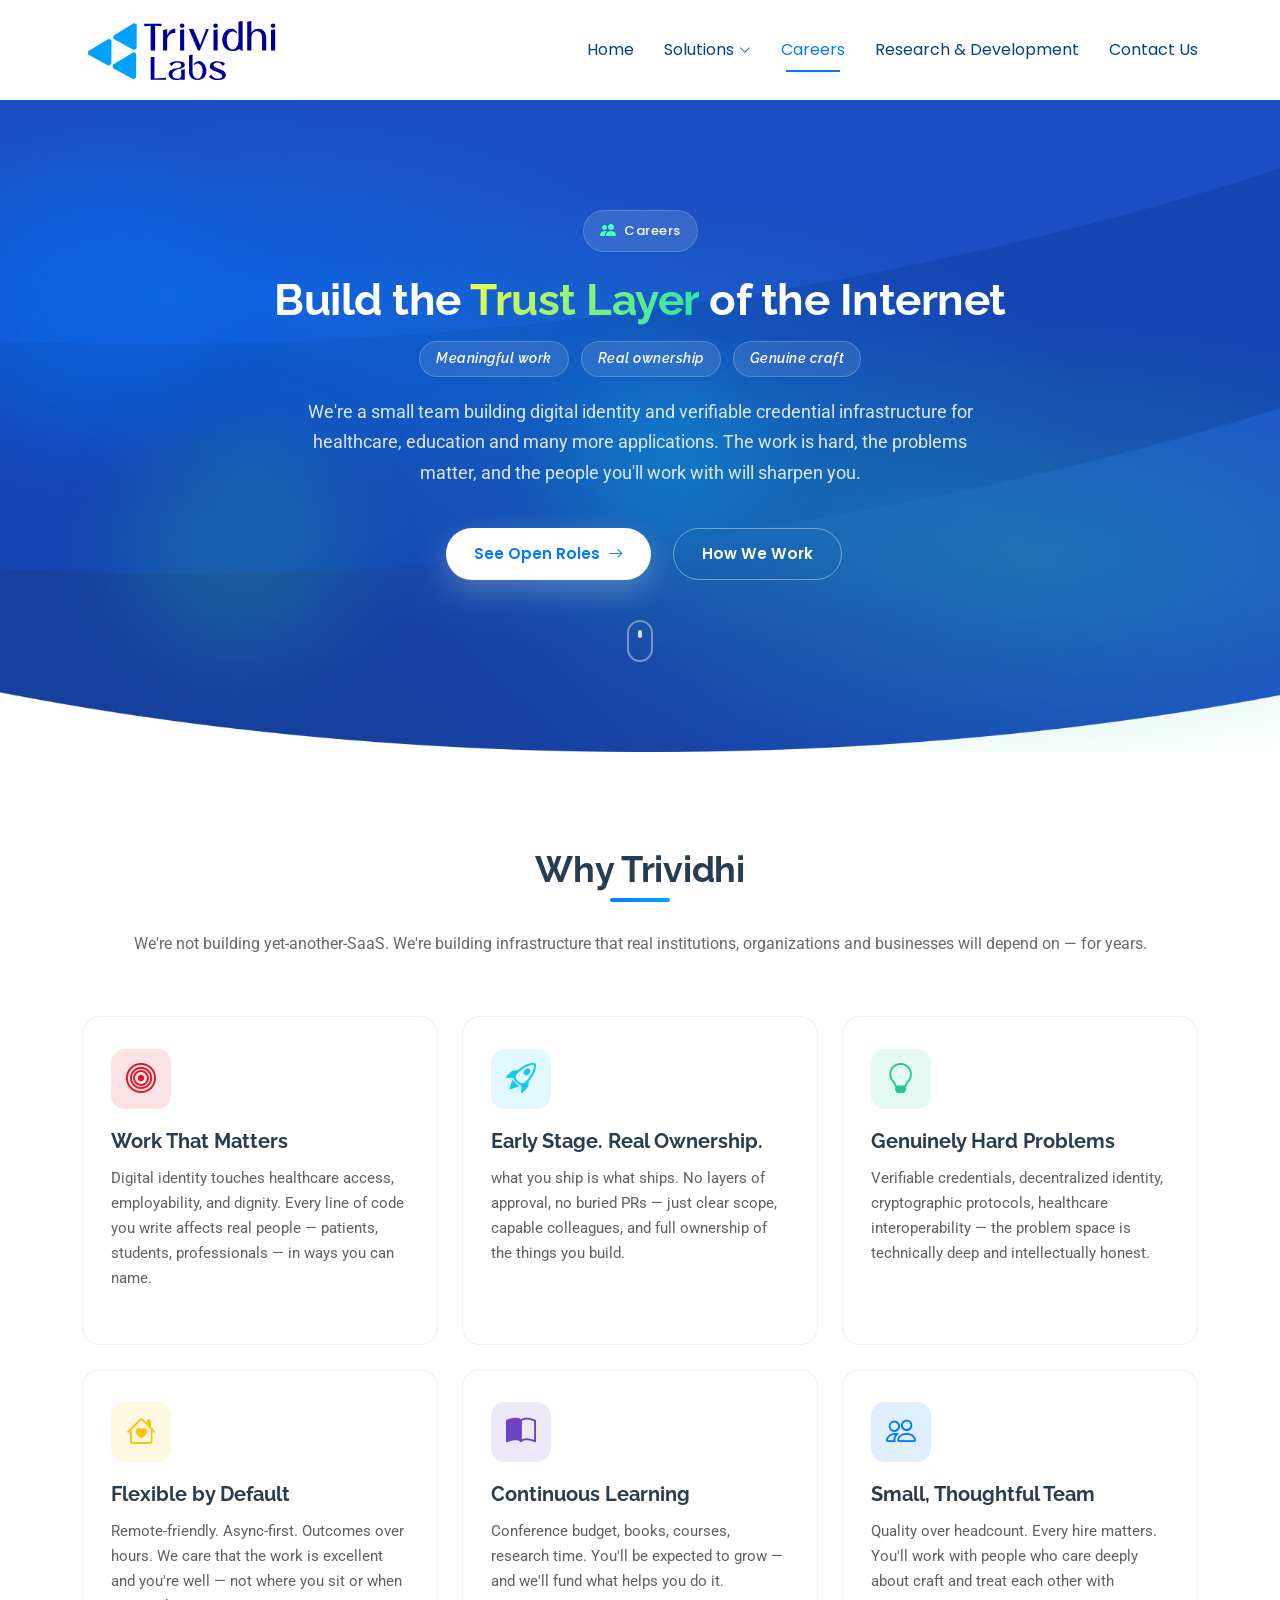
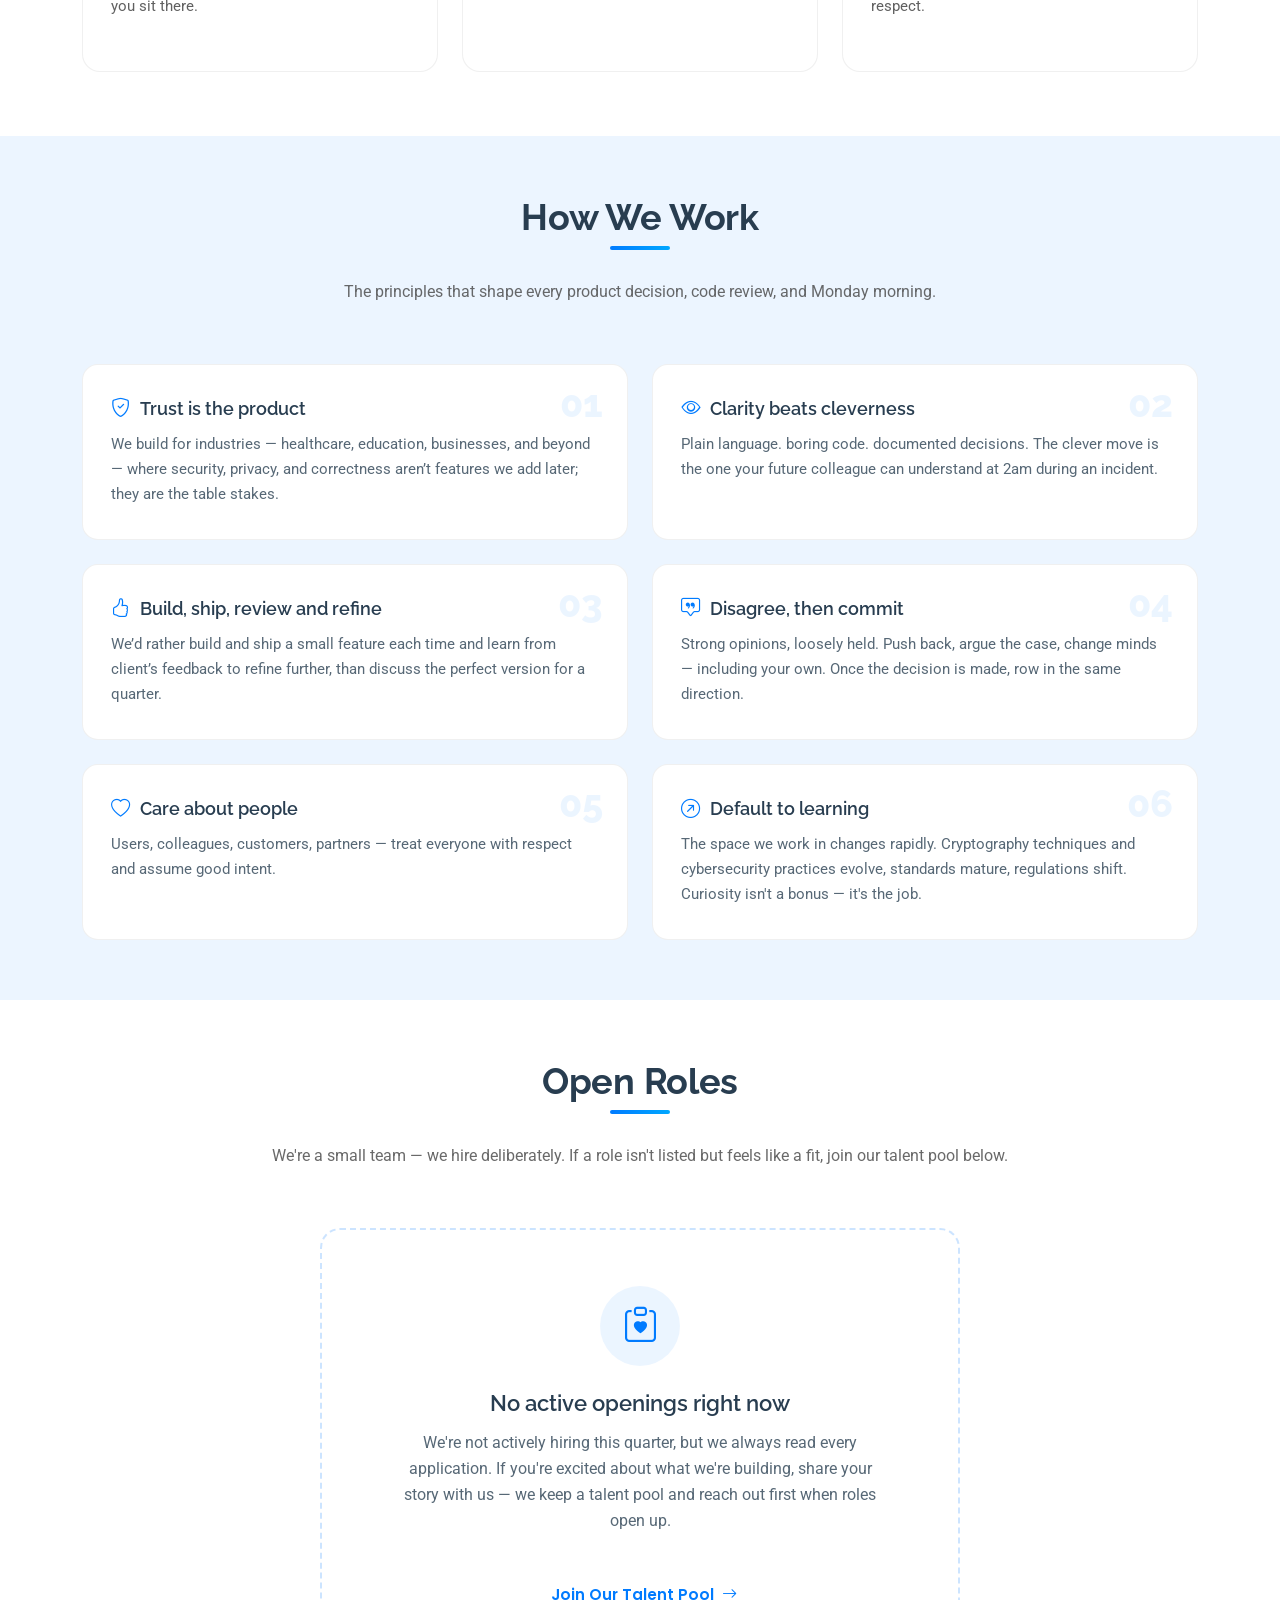
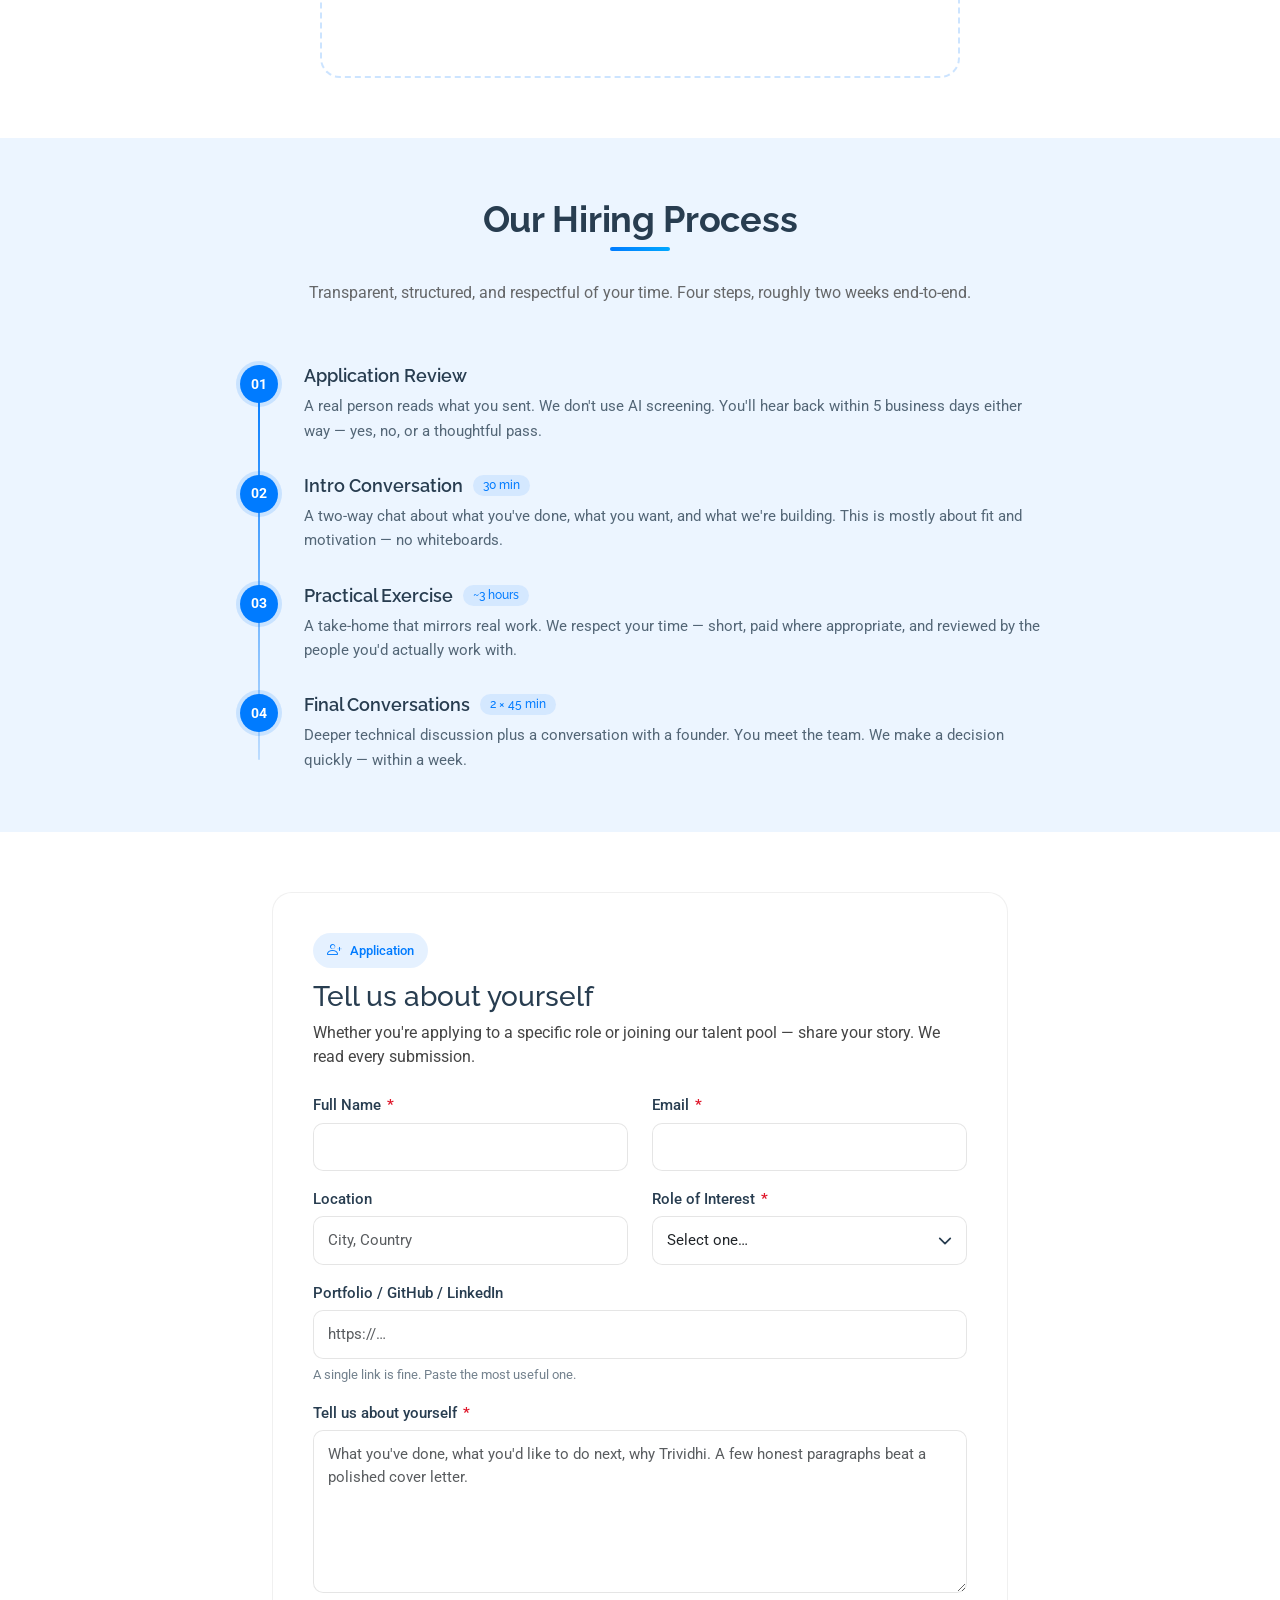
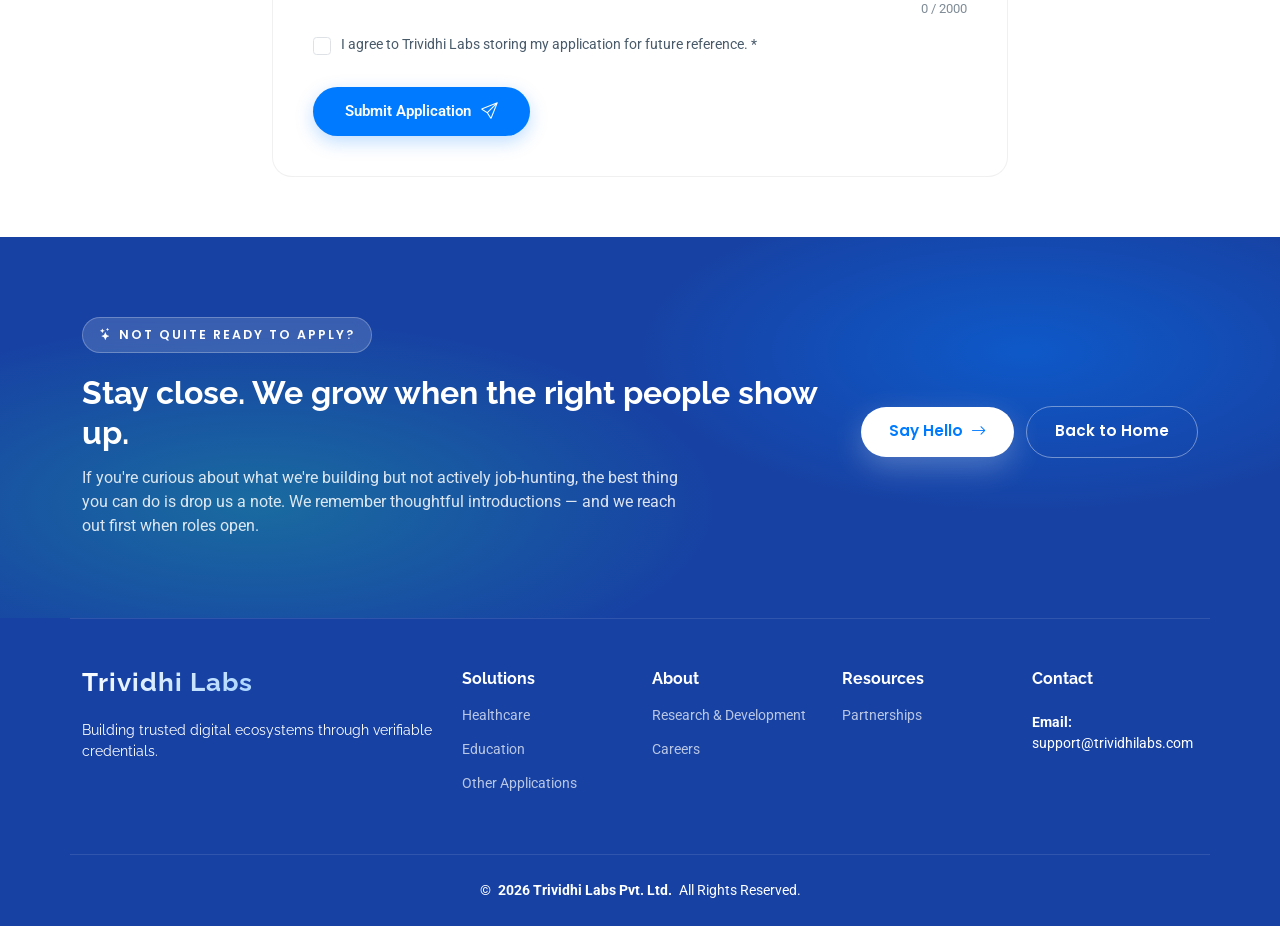
<file: careers.html>
<!DOCTYPE html>
<html lang="en">

<head>
  <meta charset="utf-8">
  <meta content="width=device-width, initial-scale=1.0" name="viewport">
  <title>Careers - Trividhi Labs</title>
  <meta name="description" content="Join Trividhi Labs and help build the trusted digital identity infrastructure for healthcare and education. Explore open roles, our values, and how we work.">

  <!-- Favicons -->
  <link rel="icon" type="image/x-icon" href="assets/img/favicon.ico">
  <link rel="icon" type="image/svg+xml" href="assets/img/favicon.svg">
  <link rel="icon" type="image/png" sizes="96x96" href="assets/img/favicon-96x96.png">
  <link rel="apple-touch-icon" sizes="180x180" href="assets/img/apple-touch-icon.png">
  <link rel="manifest" href="assets/img/site.webmanifest">
  <meta name="theme-color" content="#007bff">

  <link href="https://fonts.googleapis.com" rel="preconnect">
  <link href="https://fonts.gstatic.com" rel="preconnect" crossorigin>
  <link href="https://fonts.googleapis.com/css2?family=Roboto:ital,wght@0,100;0,300;0,400;0,500;0,700;0,900;1,100;1,300;1,400;1,500;1,700;1,900&family=Poppins:ital,wght@0,100;0,200;0,300;0,400;0,500;0,600;0,700;0,800;0,900;1,100;1,200;1,300;1,400;1,500;1,600;1,700;1,800;1,900&family=Raleway:ital,wght@0,100;0,200;0,300;0,400;0,500;0,600;0,700;0,800;0,900;1,100;1,200;1,300;1,400;1,500;1,600;1,700;1,800;1,900&display=swap" rel="stylesheet">

  <link href="assets/vendor/bootstrap/css/bootstrap.min.css" rel="stylesheet">
  <link href="assets/vendor/bootstrap-icons/bootstrap-icons.css" rel="stylesheet">
  <link href="assets/vendor/aos/aos.css" rel="stylesheet">
  <link href="assets/vendor/glightbox/css/glightbox.min.css" rel="stylesheet">
  <link href="assets/vendor/swiper/swiper-bundle.min.css" rel="stylesheet">

  <link href="assets/css/main.css" rel="stylesheet">
</head>

<body class="index-page">

  <header id="header" class="header d-flex align-items-center sticky-top">
    <div class="container-fluid container-xl position-relative d-flex align-items-center justify-content-between">
      <a href="index.html" class="logo d-flex align-items-center">
        <img src="assets/img/Trividhi_Labs_Logo2_final.svg" alt="Trividhi Labs">
      </a>
      <nav id="navmenu" class="navmenu">
        <ul>
          <li><a href="index.html">Home</a></li>
          <li class="dropdown">
            <a href="#"><span>Solutions</span> <i class="bi bi-chevron-down toggle-dropdown"></i></a>
            <ul>
              <li><a href="healthcare.html">Healthcare</a></li>
              <li><a href="education.html">Education</a></li>
              <li><a href="other-applications.html">Other Applications</a></li>
            </ul>
          </li>
          <li><a href="careers.html" class="active">Careers</a></li>
          <li><a href="research-development.html">Research &amp; Development</a></li>
          <li><a href="contact.html">Contact Us</a></li>
        </ul>
        <i class="mobile-nav-toggle d-xl-none bi bi-list"></i>
      </nav>
    </div>
  </header>

  <main class="main">

    <!-- ====== ENHANCED HERO ====== -->
    <section id="hero" class="hero section dark-background page-hero hero-enhanced">
      <div class="hero-mesh" aria-hidden="true"></div>
      <div class="hero-bg-shapes" aria-hidden="true">
        <span class="shape shape-1"></span>
        <span class="shape shape-2"></span>
        <span class="shape shape-3"></span>
      </div>

      <div class="container position-relative">
        <div class="row gy-4 justify-content-center text-center">
          <div class="col-lg-10">
            <span class="hero-eyebrow" data-aos="fade-up" data-aos-delay="100">
              <i class="bi bi-people-fill"></i> Careers
            </span>
            <h1 data-aos="fade-up" data-aos-delay="200">Build the <span class="hero-accent">Trust Layer</span> of the Internet</h1>
            <p class="hero-tagline" data-aos="fade-up" data-aos-delay="250">
              <span class="tag-word">Meaningful work</span>
              <span class="tag-word">Real ownership</span>
              <span class="tag-word">Genuine craft</span>
            </p>
            <p class="hero-description" data-aos="fade-up" data-aos-delay="300">We're a small team building digital identity and verifiable credential infrastructure for healthcare, education and many more applications. The work is hard, the problems matter, and the people you'll work with will sharpen you.</p>

            <div class="hero-actions" data-aos="fade-up" data-aos-delay="400">
              <a href="#openings" class="btn-cta btn-cta-primary">
                <span>See Open Roles</span>
                <i class="bi bi-arrow-right"></i>
              </a>
              <a href="#how-we-work" class="btn-cta btn-cta-ghost">
                <span>How We Work</span>
              </a>
            </div>

            <div class="hero-scroll-cue" data-aos="fade-up" data-aos-delay="600" aria-hidden="true">
              <span></span>
            </div>
          </div>
        </div>
      </div>
    </section><!-- /Page Hero -->

    <!-- ====== WHY JOIN US ====== -->
    <section id="why-join" class="why-join section section-bridge">
      <div class="container section-title" data-aos="fade-up">
        <h2>Why Trividhi</h2>
        <p>We're not building yet-another-SaaS. We're building infrastructure that real institutions, organizations and businesses will depend on — for years.</p>
      </div>

      <div class="container">
        <div class="row gy-4 justify-content-center">

          <div class="col-lg-4 col-md-6" data-aos="fade-up" data-aos-delay="100">
            <div class="benefit-card benefit-card-enhanced">
              <div class="benefit-card-bg"></div>
              <div class="benefit-icon" style="--icon-color:#df1529;--icon-bg:rgba(223,21,41,0.12);">
                <i class="bi bi-bullseye"></i>
              </div>
              <h3>Work That Matters</h3>
              <p>Digital identity touches healthcare access, employability, and dignity. Every line of code you write affects real people — patients, students, professionals — in ways you can name.</p>
            </div>
          </div>

          <div class="col-lg-4 col-md-6" data-aos="fade-up" data-aos-delay="200">
            <div class="benefit-card benefit-card-enhanced">
              <div class="benefit-card-bg"></div>
              <div class="benefit-icon" style="--icon-color:#0dcaf0;--icon-bg:rgba(13,202,240,0.12);">
                <i class="bi bi-rocket-takeoff"></i>
              </div>
              <h3>Early Stage. Real Ownership.</h3>
              <p>what you ship is what ships. No layers of approval, no buried PRs — just clear scope, capable colleagues, and full ownership of the things you build.</p>
            </div>
          </div>

          <div class="col-lg-4 col-md-6" data-aos="fade-up" data-aos-delay="300">
            <div class="benefit-card benefit-card-enhanced">
              <div class="benefit-card-bg"></div>
              <div class="benefit-icon" style="--icon-color:#20c997;--icon-bg:rgba(32,201,151,0.12);">
                <i class="bi bi-lightbulb"></i>
              </div>
              <h3>Genuinely Hard Problems</h3>
              <p>Verifiable credentials, decentralized identity, cryptographic protocols, healthcare interoperability — the problem space is technically deep and intellectually honest.</p>
            </div>
          </div>

          <div class="col-lg-4 col-md-6" data-aos="fade-up" data-aos-delay="400">
            <div class="benefit-card benefit-card-enhanced">
              <div class="benefit-card-bg"></div>
              <div class="benefit-icon" style="--icon-color:#ffc107;--icon-bg:rgba(255,193,7,0.12);">
                <i class="bi bi-house-heart"></i>
              </div>
              <h3>Flexible by Default</h3>
              <p>Remote-friendly. Async-first. Outcomes over hours. We care that the work is excellent and you're well — not where you sit or when you sit there.</p>
            </div>
          </div>

          <div class="col-lg-4 col-md-6" data-aos="fade-up" data-aos-delay="500">
            <div class="benefit-card benefit-card-enhanced">
              <div class="benefit-card-bg"></div>
              <div class="benefit-icon" style="--icon-color:#6f42c1;--icon-bg:rgba(111,66,193,0.12);">
                <i class="bi bi-book-half"></i>
              </div>
              <h3>Continuous Learning</h3>
              <p>Conference budget, books, courses, research time. You'll be expected to grow — and we'll fund what helps you do it.</p>
            </div>
          </div>

          <div class="col-lg-4 col-md-6" data-aos="fade-up" data-aos-delay="600">
            <div class="benefit-card benefit-card-enhanced">
              <div class="benefit-card-bg"></div>
              <div class="benefit-icon" style="--icon-color:#007bff;--icon-bg:rgba(0,123,255,0.12);">
                <i class="bi bi-people"></i>
              </div>
              <h3>Small, Thoughtful Team</h3>
              <p>Quality over headcount. Every hire matters. You'll work with people who care deeply about craft and treat each other with respect.</p>
            </div>
          </div>

        </div>
      </div>
    </section><!-- /Why Join -->

    <!-- ====== HOW WE WORK (Values) ====== -->
    <section id="how-we-work" class="how-we-work section light-background">
      <div class="container section-title" data-aos="fade-up">
        <h2>How We Work</h2>
        <p>The principles that shape every product decision, code review, and Monday morning.</p>
      </div>

      <div class="container">
        <div class="row gy-4">

          <div class="col-lg-6" data-aos="fade-right" data-aos-delay="100">
            <div class="value-card">
              <div class="value-number">01</div>
              <h4><i class="bi bi-shield-check"></i> Trust is the product</h4>
              <!-- <p>We build for industries — healthcare and education — where a broken promise has real consequences. Security, privacy, and correctness aren't features we add later. They're the table stakes.</p> -->
               <p>We build for industries — healthcare, education, businesses, and beyond — where security, privacy, and correctness aren’t features we add later; they are the table stakes.</p>
            </div>
          </div>

          <div class="col-lg-6" data-aos="fade-left" data-aos-delay="200">
            <div class="value-card">
              <div class="value-number">02</div>
              <h4><i class="bi bi-eye"></i> Clarity beats cleverness</h4>
              <p>Plain language. boring code. documented decisions. The clever move is the one your future colleague can understand at 2am during an incident.</p>
            </div>
          </div>

          <div class="col-lg-6" data-aos="fade-right" data-aos-delay="300">
            <div class="value-card">
              <div class="value-number">03</div>
              <h4><i class="bi bi-hand-thumbs-up"></i> Build, ship, review and refine</h4>
              <p>We’d rather build and ship a small feature each time and learn from client’s feedback to refine further, than discuss the perfect version for a quarter.</p>
            </div>
          </div>

          <div class="col-lg-6" data-aos="fade-left" data-aos-delay="400">
            <div class="value-card">
              <div class="value-number">04</div>
              <h4><i class="bi bi-chat-square-quote"></i> Disagree, then commit</h4>
              <p>Strong opinions, loosely held. Push back, argue the case, change minds — including your own. Once the decision is made, row in the same direction.</p>
            </div>
          </div>

          <div class="col-lg-6" data-aos="fade-right" data-aos-delay="500">
            <div class="value-card">
              <div class="value-number">05</div>
              <h4><i class="bi bi-heart"></i> Care about people</h4>
              <p>Users, colleagues, customers, partners — treat everyone with respect and assume good intent.</p>
            </div>
          </div>

          <div class="col-lg-6" data-aos="fade-left" data-aos-delay="600">
            <div class="value-card">
              <div class="value-number">06</div>
              <h4><i class="bi bi-arrow-up-right-circle"></i> Default to learning</h4>
              <p>The space we work in changes rapidly. Cryptography techniques and cybersecurity practices evolve, standards mature, regulations shift. Curiosity isn't a bonus — it's the job.</p>
            </div>
          </div>

        </div>
      </div>
    </section><!-- /How We Work -->

    <!-- ====== OPEN ROLES ====== -->
    <section id="openings" class="openings section">
      <div class="container section-title" data-aos="fade-up">
        <h2>Open Roles</h2>
        <p>We're a small team — we hire deliberately. If a role isn't listed but feels like a fit, join our talent pool below.</p>
      </div>

      <div class="container">

        <!--
          NOTE for site owners:
          When you have real openings, replace the .no-openings block below
          with .opening-card blocks. Sample structure is provided in a
          commented block at the bottom of this section.
        -->

        <div class="no-openings" data-aos="fade-up">
          <div class="no-openings-icon">
            <i class="bi bi-clipboard-heart"></i>
          </div>
          <h3>No active openings right now</h3>
          <p>We're not actively hiring this quarter, but we always read every application. If you're excited about what we're building, share your story with us — we keep a talent pool and reach out first when roles open up.</p>
          <a href="#talent-pool" class="btn-cta btn-cta-primary">
            <span>Join Our Talent Pool</span>
            <i class="bi bi-arrow-right"></i>
          </a>
        </div>

        <!--
        ====== ACTIVE OPENINGS TEMPLATE (uncomment when hiring) ======

        <div class="row gy-4">
          <div class="col-lg-6" data-aos="fade-up" data-aos-delay="100">
            <div class="opening-card">
              <div class="opening-header">
                <div class="opening-meta">
                  <span class="opening-tag tag-eng"><i class="bi bi-code-slash"></i> Engineering</span>
                  <span class="opening-location"><i class="bi bi-geo-alt"></i> Remote / India</span>
                </div>
                <h3>Senior Backend Engineer</h3>
                <p>Help us build the credential issuance and verification core. Strong fundamentals in Go or Rust, distributed systems experience, comfort with cryptographic primitives.</p>
              </div>
              <div class="opening-footer">
                <span class="opening-type"><i class="bi bi-briefcase"></i> Full-time</span>
                <a href="#talent-pool" class="opening-apply">Apply <i class="bi bi-arrow-up-right"></i></a>
              </div>
            </div>
          </div>
        </div>

        ============================================================
        -->

      </div>
    </section><!-- /Openings -->

    <!-- ====== HIRING PROCESS ====== -->
    <section id="hiring-process" class="hiring-process section light-background">
      <div class="container section-title" data-aos="fade-up">
        <h2>Our Hiring Process</h2>
        <p>Transparent, structured, and respectful of your time. Four steps, roughly two weeks end-to-end.</p>
      </div>

      <div class="container">
        <div class="hiring-timeline">

          <div class="hiring-step" data-aos="fade-up" data-aos-delay="100">
            <div class="hiring-step-num">01</div>
            <div class="hiring-step-body">
              <h4>Application Review</h4>
              <p>A real person reads what you sent. We don't use AI screening. You'll hear back within 5 business days either way — yes, no, or a thoughtful pass.</p>
            </div>
          </div>

          <div class="hiring-step" data-aos="fade-up" data-aos-delay="200">
            <div class="hiring-step-num">02</div>
            <div class="hiring-step-body">
              <h4>Intro Conversation <span class="step-duration">30 min</span></h4>
              <p>A two-way chat about what you've done, what you want, and what we're building. This is mostly about fit and motivation — no whiteboards.</p>
            </div>
          </div>

          <div class="hiring-step" data-aos="fade-up" data-aos-delay="300">
            <div class="hiring-step-num">03</div>
            <div class="hiring-step-body">
              <h4>Practical Exercise <span class="step-duration">~3 hours</span></h4>
              <p>A take-home that mirrors real work. We respect your time — short, paid where appropriate, and reviewed by the people you'd actually work with.</p>
            </div>
          </div>

          <div class="hiring-step" data-aos="fade-up" data-aos-delay="400">
            <div class="hiring-step-num">04</div>
            <div class="hiring-step-body">
              <h4>Final Conversations <span class="step-duration">2 × 45 min</span></h4>
              <p>Deeper technical discussion plus a conversation with a founder. You meet the team. We make a decision quickly — within a week.</p>
            </div>
          </div>

        </div>
      </div>
    </section><!-- /Hiring Process -->

    <!-- ====== TALENT POOL FORM ====== -->
    <section id="talent-pool" class="talent-pool section">
      <div class="container">
        <div class="row gy-4 justify-content-center">

          <div class="col-lg-8" data-aos="fade-up">
            <div class="contact-form-wrap">
              <span class="form-eyebrow"><i class="bi bi-person-plus"></i> Application</span>
              <h3>Tell us about yourself</h3>
              <p>Whether you're applying to a specific role or joining our talent pool — share your story. We read every submission.</p>

              <!--
                NOTE: Replace mjgzyvrg with a SEPARATE Formspree
                form ID (different from contact form, so submissions are
                routed correctly to your hiring inbox).
              -->
              <form id="careers-form-el" action="https://formspree.io/f/mjgzyvrg" method="POST" class="trividhi-form mt-4" novalidate>

                <!-- Honeypot -->
                <input type="text" name="_gotcha" tabindex="-1" autocomplete="off" class="d-none" aria-hidden="true">

                <input type="hidden" name="_subject" value="New career application">

                <div class="row gy-3">

                  <div class="col-md-6">
                    <label for="c-name" class="form-label">Full Name <span class="req">*</span></label>
                    <input type="text" name="name" id="c-name" class="form-control" required minlength="2" maxlength="100" autocomplete="name">
                  </div>

                  <div class="col-md-6">
                    <label for="c-email" class="form-label">Email <span class="req">*</span></label>
                    <input type="email" name="email" id="c-email" class="form-control" required maxlength="120" autocomplete="email">
                  </div>

                  <div class="col-md-6">
                    <label for="c-location" class="form-label">Location</label>
                    <input type="text" name="location" id="c-location" class="form-control" maxlength="100" placeholder="City, Country">
                  </div>

                  <div class="col-md-6">
                    <label for="c-role" class="form-label">Role of Interest <span class="req">*</span></label>
                    <select name="role_interest" id="c-role" class="form-control form-select" required>
                      <option value="" disabled selected>Select one…</option>
                      <option value="Engineering">Engineering</option>
                      <option value="Product / Design">Product / Design</option>
                      <option value="Research / Cryptography">Research / Cryptography</option>
                      <option value="Business / Partnerships">Business / Partnerships</option>
                      <option value="Operations">Operations</option>
                      <option value="Internship">Internship</option>
                      <option value="Open to anything">Open to anything</option>
                    </select>
                  </div>

                  <div class="col-md-12">
                    <label for="c-links" class="form-label">Portfolio / GitHub / LinkedIn</label>
                    <input type="url" name="links" id="c-links" class="form-control" maxlength="300" placeholder="https://…">
                    <small class="form-helper-text">A single link is fine. Paste the most useful one.</small>
                  </div>

                  <div class="col-md-12">
                    <label for="c-pitch" class="form-label">Tell us about yourself <span class="req">*</span></label>
                    <textarea name="pitch" id="c-pitch" class="form-control" rows="6" required minlength="50" maxlength="2000" placeholder="What you've done, what you'd like to do next, why Trividhi. A few honest paragraphs beat a polished cover letter."></textarea>
                    <div class="form-helper">
                      <span class="char-counter"><span id="c-char-count">0</span> / 2000</span>
                    </div>
                  </div>

                  <div class="col-md-12">
                    <label class="form-check-label consent-label">
                      <input type="checkbox" name="consent" class="form-check-input" required>
                      <span>I agree to Trividhi Labs storing my application for future reference. <span class="req">*</span></span>
                    </label>
                  </div>

                  <div class="col-md-12">
                    <div class="form-status">
                      <div class="form-status-msg loading"><i class="bi bi-arrow-clockwise"></i> Sending your application…</div>
                      <div class="form-status-msg error" role="alert"></div>
                      <div class="form-status-msg success" role="status"><i class="bi bi-check-circle-fill"></i> Thanks for applying! A real person on our team will read this and reply within 5 business days.</div>
                    </div>

                    <button type="submit" class="btn-submit">
                      <span>Submit Application</span>
                      <i class="bi bi-send"></i>
                    </button>
                  </div>

                </div>
              </form>
            </div>
          </div>

        </div>
      </div>
    </section><!-- /Talent Pool -->

    <!-- ====== CTA BANNER ====== -->
    <section id="cta-banner" class="cta-banner dark-background">
      <div class="cta-banner-mesh" aria-hidden="true"></div>
      <div class="container">
        <div class="row align-items-center gy-4">
          <div class="col-lg-8" data-aos="fade-right">
            <span class="cta-eyebrow"><i class="bi bi-stars"></i> Not quite ready to apply?</span>
            <h2>Stay close. We grow when the right people show up.</h2>
            <p>If you're curious about what we're building but not actively job-hunting, the best thing you can do is drop us a note. We remember thoughtful introductions — and we reach out first when roles open.</p>
          </div>
          <div class="col-lg-4 text-lg-end" data-aos="fade-left">
            <a href="contact.html" class="btn-cta btn-cta-primary">
              <span>Say Hello</span>
              <i class="bi bi-arrow-right"></i>
            </a>
            <a href="index.html" class="btn-cta btn-cta-ghost">
              <span>Back to Home</span>
            </a>
          </div>
        </div>
      </div>
    </section><!-- /CTA Banner -->

  </main>

  <footer id="footer" class="footer dark-background">
    <div class="container footer-top">
      <div class="row gy-4">

        <div class="col-lg-4 col-md-6 footer-about" data-aos="fade-up" data-aos-delay="100">
          <a href="index.html" class="logo d-flex align-items-center">
            <span class="sitename">Trividhi Labs</span>
          </a>
          <p class="mt-3">Building trusted digital ecosystems through verifiable credentials.</p>
        </div>

        <div class="col-lg-2 col-md-3 col-6 footer-links" data-aos="fade-up" data-aos-delay="200">
          <h4>Solutions</h4>
          <ul>
            <li><a href="healthcare.html">Healthcare</a></li>
            <li><a href="education.html">Education</a></li>
            <li><a href="other-applications.html">Other Applications</a></li>
          </ul>
        </div>

        <div class="col-lg-2 col-md-3 col-6 footer-links" data-aos="fade-up" data-aos-delay="300">
          <h4>About</h4>
          <ul>
            <!-- <li><a href="#" title="Coming soon">About Us</a></li> -->
            <!-- <li><a href="#" title="Coming soon">Standards</a></li> -->
            <li><a href="research-development.html">Research &amp; Development</a></li>
            <li><a href="careers.html">Careers</a></li>
          </ul>
        </div>

        <div class="col-lg-2 col-md-3 col-6 footer-links" data-aos="fade-up" data-aos-delay="400">
          <h4>Resources</h4>
          <ul>
            <!-- <li><a href="#" title="Coming soon">Press</a></li> -->
            <li><a href="contact.html">Partnerships</a></li>
            <!-- <li><a href="#" title="Coming soon">Blog</a></li> -->
          </ul>
        </div>

        <div class="col-lg-2 col-md-3 col-6 footer-links" data-aos="fade-up" data-aos-delay="500">
          <h4>Contact</h4>
          <div class="footer-contact pt-1">
            <p class="mb-0"><strong>Email:</strong></p>
            <p><span>support@trividhilabs.com</span></p>
          </div>
        </div>

      </div>
    </div>
    <div class="container copyright text-center mt-4">
      <p>© <strong class="px-1 sitename">2026 Trividhi Labs Pvt. Ltd.</strong> <span>All Rights Reserved.</span></p>
    </div>
  </footer>

  <a href="#" id="scroll-top" class="scroll-top d-flex align-items-center justify-content-center"><i class="bi bi-arrow-up-short"></i></a>
  <div id="preloader"></div>

  <script src="assets/vendor/bootstrap/js/bootstrap.bundle.min.js"></script>
  <script src="assets/vendor/aos/aos.js"></script>
  <script src="assets/vendor/glightbox/js/glightbox.min.js"></script>
  <script src="assets/vendor/purecounter/purecounter_vanilla.js"></script>
  <script src="assets/vendor/imagesloaded/imagesloaded.pkgd.min.js"></script>
  <script src="assets/vendor/isotope-layout/isotope.pkgd.min.js"></script>
  <script src="assets/vendor/swiper/swiper-bundle.min.js"></script>
  <script src="assets/js/main.js"></script>

  <!-- ===== Careers form handler (same pattern as contact) ===== -->
  <script>
    (function () {
      const form = document.getElementById('careers-form-el');
      if (!form) return;

      const loading = form.querySelector('.form-status-msg.loading');
      const error = form.querySelector('.form-status-msg.error');
      const success = form.querySelector('.form-status-msg.success');
      const submitBtn = form.querySelector('.btn-submit');
      const pitchField = form.querySelector('#c-pitch');
      const charCount = document.getElementById('c-char-count');

      if (pitchField && charCount) {
        pitchField.addEventListener('input', function () {
          charCount.textContent = pitchField.value.length;
        });
      }

      function resetStates() {
        loading.classList.remove('d-block');
        error.classList.remove('d-block');
        success.classList.remove('d-block');
      }

      form.addEventListener('submit', async function (e) {
        e.preventDefault();
        resetStates();

        if (!form.checkValidity()) {
          form.reportValidity();
          return;
        }

        const honey = form.querySelector('input[name="_gotcha"]');
        if (honey && honey.value.trim() !== '') return;

        loading.classList.add('d-block');
        submitBtn.disabled = true;

        try {
          const data = new FormData(form);
          const response = await fetch(form.action, {
            method: 'POST',
            body: data,
            headers: { 'Accept': 'application/json' }
          });

          loading.classList.remove('d-block');

          if (response.ok) {
            success.classList.add('d-block');
            form.reset();
            if (charCount) charCount.textContent = '0';
          } else {
            const json = await response.json().catch(() => ({}));
            const msg = (json.errors && json.errors.map(e => e.message).join(', ')) ||
                        'Something went wrong. Please try again or email us directly at support@trividhilabs.com';
            error.innerHTML = '<i class="bi bi-exclamation-triangle-fill"></i> ' + msg;
            error.classList.add('d-block');
          }
        } catch (err) {
          loading.classList.remove('d-block');
          error.innerHTML = '<i class="bi bi-exclamation-triangle-fill"></i> Network error. Please check your connection and try again.';
          error.classList.add('d-block');
        } finally {
          submitBtn.disabled = false;
        }
      });
    })();
  </script>

</body>
</html>
</file>
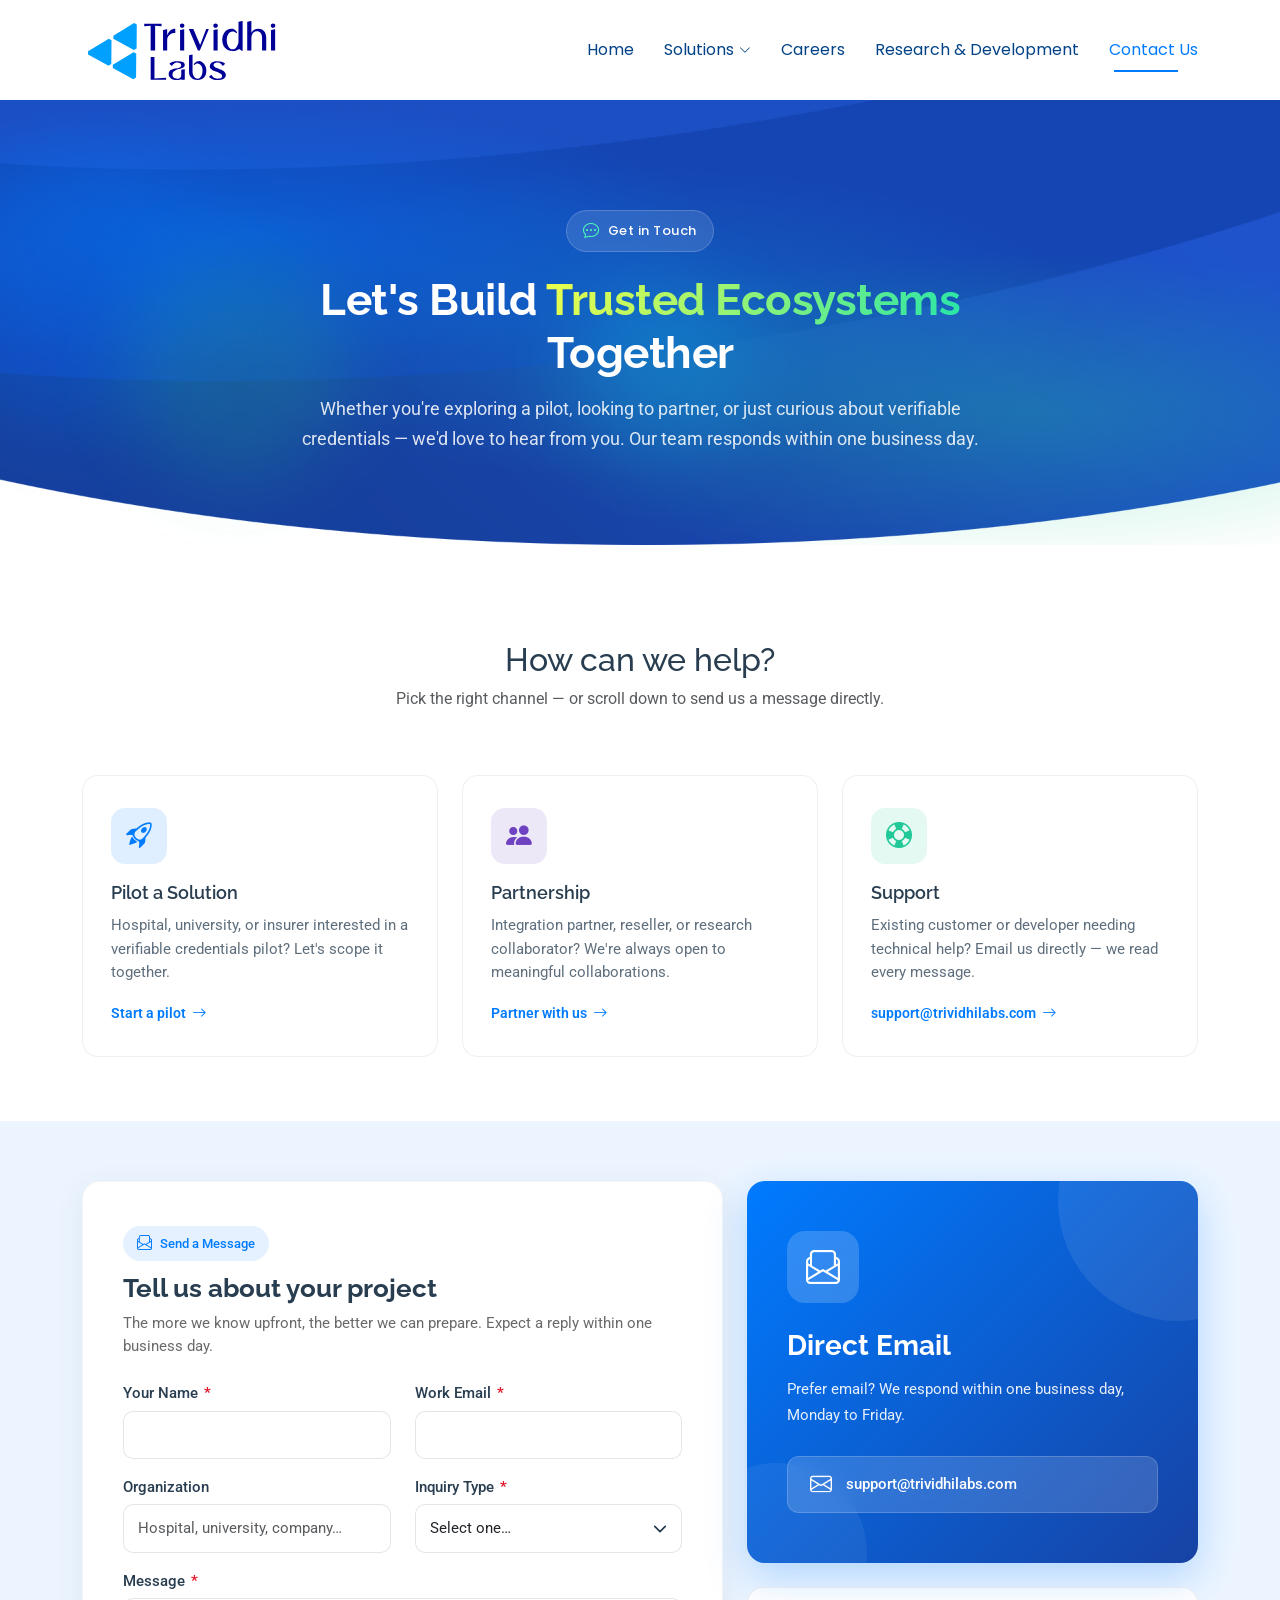
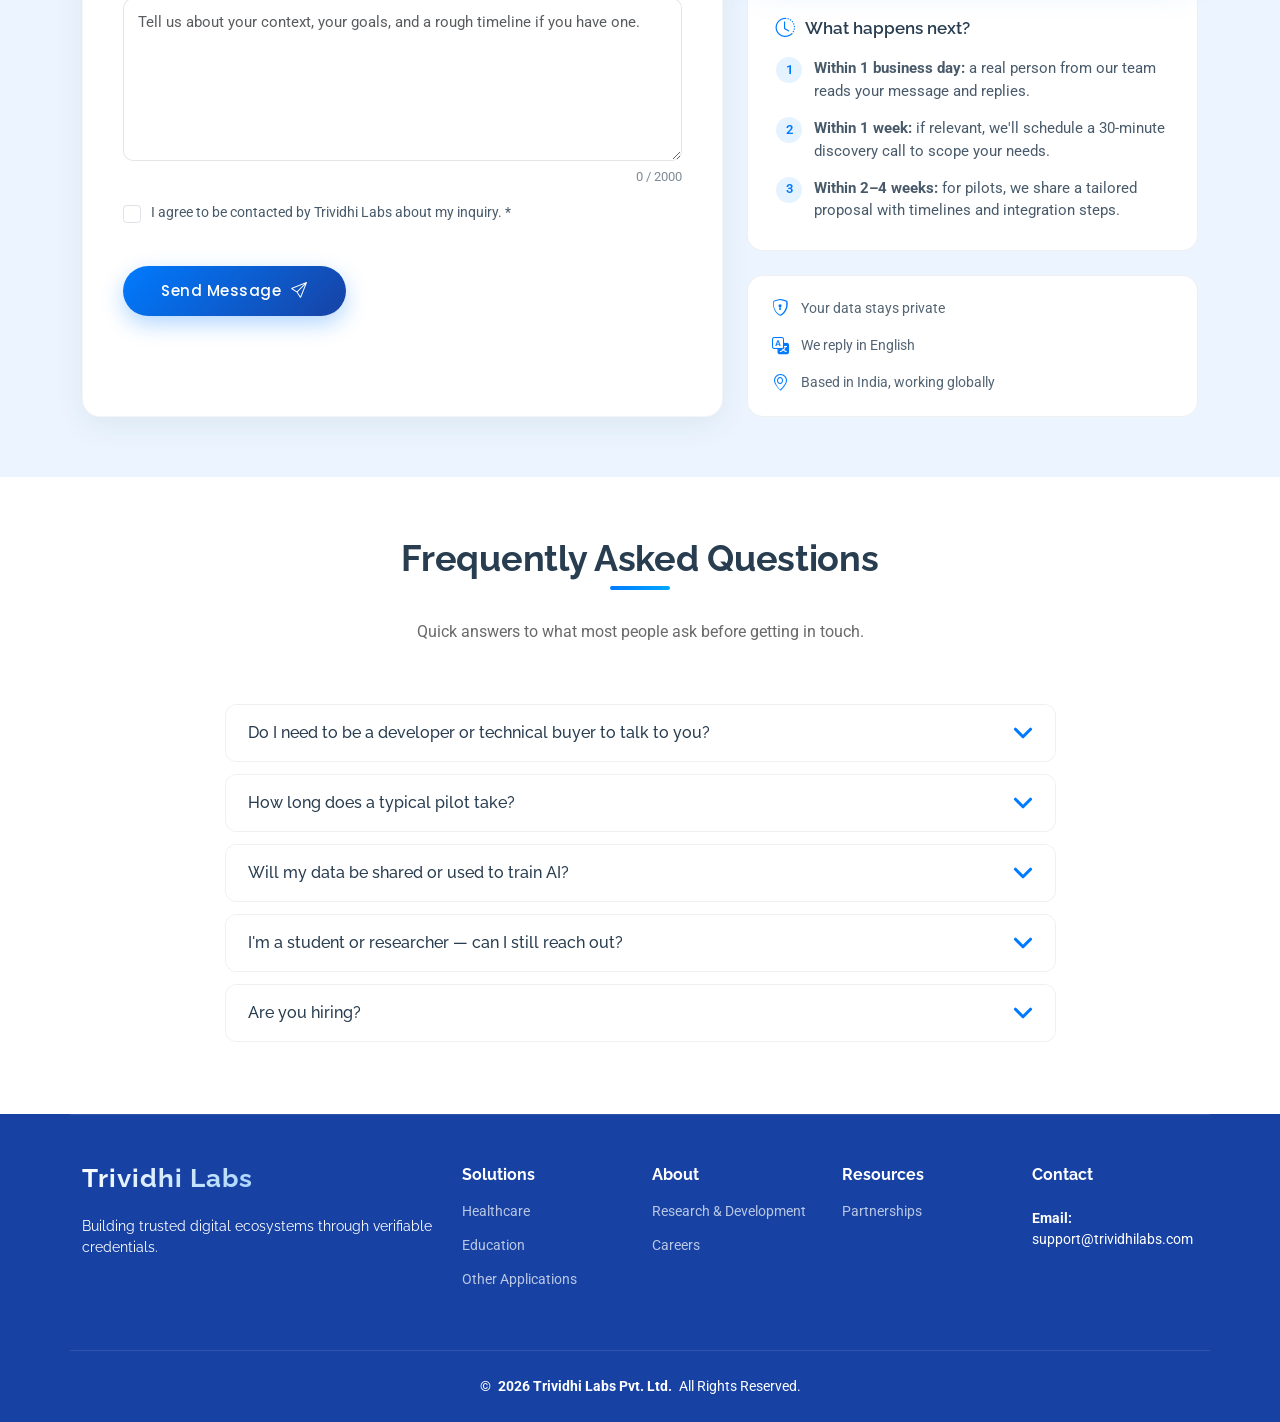
<file: contact.html>
<!DOCTYPE html>
<html lang="en">

<head>
  <meta charset="utf-8">
  <meta content="width=device-width, initial-scale=1.0" name="viewport">
  <title>Contact Us - Trividhi Labs</title>
  <meta name="description" content="Get in touch with the Trividhi team to learn how verifiable credentials can transform your healthcare or education ecosystem.">

  <!-- Favicons -->
  <link rel="icon" type="image/x-icon" href="assets/img/favicon.ico">
  <link rel="icon" type="image/svg+xml" href="assets/img/favicon.svg">
  <link rel="icon" type="image/png" sizes="96x96" href="assets/img/favicon-96x96.png">
  <link rel="apple-touch-icon" sizes="180x180" href="assets/img/apple-touch-icon.png">
  <link rel="manifest" href="assets/img/site.webmanifest">
  <meta name="theme-color" content="#007bff">

  <link href="https://fonts.googleapis.com" rel="preconnect">
  <link href="https://fonts.gstatic.com" rel="preconnect" crossorigin>
  <link href="https://fonts.googleapis.com/css2?family=Roboto:ital,wght@0,100;0,300;0,400;0,500;0,700;0,900;1,100;1,300;1,400;1,500;1,700;1,900&family=Poppins:ital,wght@0,100;0,200;0,300;0,400;0,500;0,600;0,700;0,800;0,900;1,100;1,200;1,300;1,400;1,500;1,600;1,700;1,800;1,900&family=Raleway:ital,wght@0,100;0,200;0,300;0,400;0,500;0,600;0,700;0,800;0,900;1,100;1,200;1,300;1,400;1,500;1,600;1,700;1,800;1,900&display=swap" rel="stylesheet">

  <link href="assets/vendor/bootstrap/css/bootstrap.min.css" rel="stylesheet">
  <link href="assets/vendor/bootstrap-icons/bootstrap-icons.css" rel="stylesheet">
  <link href="assets/vendor/aos/aos.css" rel="stylesheet">
  <link href="assets/vendor/glightbox/css/glightbox.min.css" rel="stylesheet">
  <link href="assets/vendor/swiper/swiper-bundle.min.css" rel="stylesheet">

  <link href="assets/css/main.css" rel="stylesheet">
</head>

<body class="index-page">

  <header id="header" class="header d-flex align-items-center sticky-top">
    <div class="container-fluid container-xl position-relative d-flex align-items-center justify-content-between">
      <a href="index.html" class="logo d-flex align-items-center">
        <img src="assets/img/Trividhi_Labs_Logo2_final.svg" alt="Trividhi Labs">
      </a>
      <nav id="navmenu" class="navmenu">
        <ul>
          <li><a href="index.html">Home</a></li>
          <li class="dropdown">
            <a href="#"><span>Solutions</span> <i class="bi bi-chevron-down toggle-dropdown"></i></a>
            <ul>
              <li><a href="healthcare.html">Healthcare</a></li>
              <li><a href="education.html">Education</a></li>
              <li><a href="other-applications.html">Other Applications</a></li>
            </ul>
          </li>
          <li><a href="careers.html">Careers</a></li>
          <li><a href="research-development.html">Research &amp; Development</a></li>
          <li><a href="contact.html" class="active">Contact Us</a></li>
        </ul>
        <i class="mobile-nav-toggle d-xl-none bi bi-list"></i>
      </nav>
    </div>
  </header>

  <main class="main">

    <!-- ====== ENHANCED HERO ====== -->
    <section id="hero" class="hero section dark-background page-hero hero-enhanced">
      <div class="hero-mesh" aria-hidden="true"></div>
      <div class="hero-bg-shapes" aria-hidden="true">
        <span class="shape shape-1"></span>
        <span class="shape shape-2"></span>
        <span class="shape shape-3"></span>
      </div>

      <div class="container position-relative">
        <div class="row gy-4 justify-content-center text-center">
          <div class="col-lg-9">
            <span class="hero-eyebrow" data-aos="fade-up" data-aos-delay="100">
              <i class="bi bi-chat-dots"></i> Get in Touch
            </span>
            <h1 data-aos="fade-up" data-aos-delay="200">Let's Build <span class="hero-accent">Trusted Ecosystems</span> Together</h1>
            <p class="hero-description" data-aos="fade-up" data-aos-delay="300">Whether you're exploring a pilot, looking to partner, or just curious about verifiable credentials — we'd love to hear from you. Our team responds within one business day.</p>
          </div>
        </div>
      </div>
    </section><!-- /Page Hero -->

    <!-- ====== CONTACT CHANNELS (quick triage) ====== -->
    <section id="contact-channels" class="contact-channels section section-bridge">
      <div class="container">
        <div class="row gy-4 justify-content-center text-center mb-5">
          <div class="col-lg-9" data-aos="fade-up">
            <h2>How can we help?</h2>
            <p class="text-muted">Pick the right channel — or scroll down to send us a message directly.</p>
          </div>
        </div>

        <div class="row gy-4 justify-content-center">
          <div class="col-lg-4 col-md-6" data-aos="fade-up" data-aos-delay="100">
            <a href="#contact-form" class="channel-card">
              <div class="channel-icon" style="--icon-color:#007bff;--icon-bg:rgba(0,123,255,0.12);">
                <i class="bi bi-rocket-takeoff"></i>
              </div>
              <h4>Pilot a Solution</h4>
              <p>Hospital, university, or insurer interested in a verifiable credentials pilot? Let's scope it together.</p>
              <span class="channel-cta">Start a pilot <i class="bi bi-arrow-right"></i></span>
            </a>
          </div>

          <div class="col-lg-4 col-md-6" data-aos="fade-up" data-aos-delay="200">
            <a href="#contact-form" class="channel-card">
              <div class="channel-icon" style="--icon-color:#6f42c1;--icon-bg:rgba(111,66,193,0.12);">
                <i class="bi bi-people-fill"></i>
              </div>
              <h4>Partnership</h4>
              <p>Integration partner, reseller, or research collaborator? We're always open to meaningful collaborations.</p>
              <span class="channel-cta">Partner with us <i class="bi bi-arrow-right"></i></span>
            </a>
          </div>

          <div class="col-lg-4 col-md-6" data-aos="fade-up" data-aos-delay="300">
            <a href="mailto:support@trividhilabs.com" class="channel-card">
              <div class="channel-icon" style="--icon-color:#20c997;--icon-bg:rgba(32,201,151,0.12);">
                <i class="bi bi-life-preserver"></i>
              </div>
              <h4>Support</h4>
              <p>Existing customer or developer needing technical help? Email us directly — we read every message.</p>
              <span class="channel-cta">support@trividhilabs.com <i class="bi bi-arrow-right"></i></span>
            </a>
          </div>
        </div>
      </div>
    </section><!-- /Contact Channels -->

    <!-- ====== CONTACT FORM ====== -->
    <section id="contact-form" class="contact section light-background">
      <div class="container">
        <div class="row gy-4">

          <div class="col-lg-7" data-aos="fade-right" data-aos-delay="100">
            <div class="contact-form-wrap">
              <span class="form-eyebrow"><i class="bi bi-envelope-paper"></i> Send a Message</span>
              <h3>Tell us about your project</h3>
              <p>The more we know upfront, the better we can prepare. Expect a reply within one business day.</p>

              <!--
                NOTE: Replace xzdwebrj with your Formspree form ID.
                Setup steps:
                  1. Sign up free at https://formspree.io
                  2. Create a new form, point notifications to support@trividhilabs.com
                  3. Copy your form ID (format: xyzabcde) and replace xzdwebrj below
              -->
              <form id="contact-form-el" action="https://formspree.io/f/xzdwebrj" method="POST" class="trividhi-form mt-4" novalidate>

                <!-- Honeypot: bots fill this; humans don't see it. If filled, submission is ignored. -->
                <input type="text" name="_gotcha" tabindex="-1" autocomplete="off" class="d-none" aria-hidden="true">

                <!-- Optional: customize Formspree's auto-reply / subject line -->
                <input type="hidden" name="_subject" value="New contact form submission">

                <div class="row gy-3">

                  <div class="col-md-6">
                    <label for="name-field" class="form-label">Your Name <span class="req">*</span></label>
                    <input type="text" name="name" id="name-field" class="form-control" required minlength="2" maxlength="100" autocomplete="name">
                  </div>

                  <div class="col-md-6">
                    <label for="email-field" class="form-label">Work Email <span class="req">*</span></label>
                    <input type="email" name="email" id="email-field" class="form-control" required maxlength="120" autocomplete="email">
                  </div>

                  <div class="col-md-6">
                    <label for="organization-field" class="form-label">Organization</label>
                    <input type="text" name="organization" id="organization-field" class="form-control" maxlength="120" autocomplete="organization" placeholder="Hospital, university, company…">
                  </div>

                  <div class="col-md-6">
                    <label for="inquiry-field" class="form-label">Inquiry Type <span class="req">*</span></label>
                    <select name="inquiry_type" id="inquiry-field" class="form-control form-select" required>
                      <option value="" disabled selected>Select one…</option>
                      <option value="Healthcare pilot">Healthcare pilot</option>
                      <option value="Education pilot">Education pilot</option>
                      <option value="Partnership">Partnership / Integration</option>
                      <option value="Research collaboration">Research collaboration</option>
                      <option value="Media / Press">Media / Press</option>
                      <option value="General inquiry">General inquiry</option>
                    </select>
                  </div>

                  <div class="col-md-12">
                    <label for="message-field" class="form-label">Message <span class="req">*</span></label>
                    <textarea class="form-control" name="message" rows="6" id="message-field" required minlength="10" maxlength="2000" placeholder="Tell us about your context, your goals, and a rough timeline if you have one."></textarea>
                    <div class="form-helper">
                      <span class="char-counter"><span id="char-count">0</span> / 2000</span>
                    </div>
                  </div>

                  <div class="col-md-12">
                    <label class="form-check-label consent-label">
                      <input type="checkbox" name="consent" id="consent-field" class="form-check-input" required>
                      <span>I agree to be contacted by Trividhi Labs about my inquiry. <span class="req">*</span></span>
                    </label>
                  </div>

                  <div class="col-md-12">
                    <div class="form-status">
                      <div class="form-status-msg loading"><i class="bi bi-arrow-clockwise"></i> Sending your message…</div>
                      <div class="form-status-msg error" role="alert"></div>
                      <div class="form-status-msg success" role="status"><i class="bi bi-check-circle-fill"></i> Thank you! Your message has been sent — we'll be in touch shortly.</div>
                    </div>

                    <button type="submit" class="btn-submit">
                      <span>Send Message</span>
                      <i class="bi bi-send"></i>
                    </button>
                  </div>

                </div>
              </form>
            </div>
          </div>

          <div class="col-lg-5" data-aos="fade-left" data-aos-delay="200">
            <div class="contact-side-stack">

              <div class="support-card">
                <div class="support-icon">
                  <i class="bi bi-envelope-paper"></i>
                </div>
                <h3>Direct Email</h3>
                <p>Prefer email? We respond within one business day, Monday to Friday.</p>
                <div class="support-email">
                  <i class="bi bi-envelope"></i>
                  <a href="mailto:support@trividhilabs.com">support@trividhilabs.com</a>
                </div>
              </div>

              <div class="response-card">
                <h4><i class="bi bi-clock-history"></i> What happens next?</h4>
                <ol class="response-steps">
                  <li><strong>Within 1 business day:</strong> a real person from our team reads your message and replies.</li>
                  <li><strong>Within 1 week:</strong> if relevant, we'll schedule a 30-minute discovery call to scope your needs.</li>
                  <li><strong>Within 2–4 weeks:</strong> for pilots, we share a tailored proposal with timelines and integration steps.</li>
                </ol>
              </div>

              <div class="trust-strip">
                <div class="trust-strip-item">
                  <i class="bi bi-shield-lock"></i>
                  <span>Your data stays private</span>
                </div>
                <div class="trust-strip-item">
                  <i class="bi bi-translate"></i>
                  <span>We reply in English</span>
                </div>
                <div class="trust-strip-item">
                  <i class="bi bi-geo-alt"></i>
                  <span>Based in India, working globally</span>
                </div>
              </div>

            </div>
          </div>

        </div>
      </div>
    </section><!-- /Contact Form -->

    <!-- ====== FAQ ====== -->
    <section id="contact-faq" class="contact-faq section">
      <div class="container section-title" data-aos="fade-up">
        <h2>Frequently Asked Questions</h2>
        <p>Quick answers to what most people ask before getting in touch.</p>
      </div>

      <div class="container">
        <div class="row justify-content-center">
          <div class="col-lg-9">
            <div class="accordion trividhi-accordion" id="contactFaq">

              <div class="accordion-item" data-aos="fade-up" data-aos-delay="100">
                <h3 class="accordion-header">
                  <button class="accordion-button collapsed" type="button" data-bs-toggle="collapse" data-bs-target="#faq1">
                    Do I need to be a developer or technical buyer to talk to you?
                  </button>
                </h3>
                <div id="faq1" class="accordion-collapse collapse" data-bs-parent="#contactFaq">
                  <div class="accordion-body">No. We work with hospital administrators, university registrars, HR leaders, and policy teams just as often as with engineers. We'll meet you where you are — no jargon required.</div>
                </div>
              </div>

              <div class="accordion-item" data-aos="fade-up" data-aos-delay="150">
                <h3 class="accordion-header">
                  <button class="accordion-button collapsed" type="button" data-bs-toggle="collapse" data-bs-target="#faq2">
                    How long does a typical pilot take?
                  </button>
                </h3>
                <div id="faq2" class="accordion-collapse collapse" data-bs-parent="#contactFaq">
                  <div class="accordion-body">Most pilots run 8–12 weeks end-to-end, including scoping, integration, and a measured rollout to a small cohort. Larger institutions may take longer based on internal procurement and compliance cycles.</div>
                </div>
              </div>

              <div class="accordion-item" data-aos="fade-up" data-aos-delay="200">
                <h3 class="accordion-header">
                  <button class="accordion-button collapsed" type="button" data-bs-toggle="collapse" data-bs-target="#faq3">
                    Will my data be shared or used to train AI?
                  </button>
                </h3>
                <div id="faq3" class="accordion-collapse collapse" data-bs-parent="#contactFaq">
                  <div class="accordion-body">No. Information you share with us is used only to respond to your inquiry and serve you as a customer. We don't sell contact data and we don't train external models on it.</div>
                </div>
              </div>

              <div class="accordion-item" data-aos="fade-up" data-aos-delay="250">
                <h3 class="accordion-header">
                  <button class="accordion-button collapsed" type="button" data-bs-toggle="collapse" data-bs-target="#faq4">
                    I'm a student or researcher — can I still reach out?
                  </button>
                </h3>
                <div id="faq4" class="accordion-collapse collapse" data-bs-parent="#contactFaq">
                  <div class="accordion-body">Absolutely. We actively support academic research on verifiable credentials and digital identity. Use the "Research collaboration" inquiry type and tell us what you're working on.</div>
                </div>
              </div>

              <div class="accordion-item" data-aos="fade-up" data-aos-delay="300">
                <h3 class="accordion-header">
                  <button class="accordion-button collapsed" type="button" data-bs-toggle="collapse" data-bs-target="#faq5">
                    Are you hiring?
                  </button>
                </h3>
                <div id="faq5" class="accordion-collapse collapse" data-bs-parent="#contactFaq">
                  <div class="accordion-body">We're an early-stage team building thoughtfully. Even when no roles are posted, we maintain a talent pool — see our <a href="careers.html">Careers page</a> to apply.</div>
                </div>
              </div>

            </div>
          </div>
        </div>
      </div>
    </section><!-- /FAQ -->

  </main>

  <footer id="footer" class="footer dark-background">
    <div class="container footer-top">
      <div class="row gy-4">

        <div class="col-lg-4 col-md-6 footer-about" data-aos="fade-up" data-aos-delay="100">
          <a href="index.html" class="logo d-flex align-items-center">
            <span class="sitename">Trividhi Labs</span>
          </a>
          <p class="mt-3">Building trusted digital ecosystems through verifiable credentials.</p>
        </div>

        <div class="col-lg-2 col-md-3 col-6 footer-links" data-aos="fade-up" data-aos-delay="200">
          <h4>Solutions</h4>
          <ul>
            <li><a href="healthcare.html">Healthcare</a></li>
            <li><a href="education.html">Education</a></li>
            <li><a href="other-applications.html">Other Applications</a></li>
          </ul>
        </div>

        <div class="col-lg-2 col-md-3 col-6 footer-links" data-aos="fade-up" data-aos-delay="300">
          <h4>About</h4>
          <ul>
            <!-- <li><a href="#" title="Coming soon">About Us</a></li> -->
            <!-- <li><a href="#" title="Coming soon">Standards</a></li> -->
            <li><a href="research-development.html">Research &amp; Development</a></li>
            <li><a href="careers.html">Careers</a></li>
          </ul>
        </div>

        <div class="col-lg-2 col-md-3 col-6 footer-links" data-aos="fade-up" data-aos-delay="400">
          <h4>Resources</h4>
          <ul>
            <!-- <li><a href="#" title="Coming soon">Press</a></li> -->
            <li><a href="contact.html">Partnerships</a></li>
            <!-- <li><a href="#" title="Coming soon">Blog</a></li> -->
          </ul>
        </div>

        <div class="col-lg-2 col-md-3 col-6 footer-links" data-aos="fade-up" data-aos-delay="500">
          <h4>Contact</h4>
          <div class="footer-contact pt-1">
            <p class="mb-0"><strong>Email:</strong></p>
            <p><span>support@trividhilabs.com</span></p>
          </div>
        </div>

      </div>
    </div>
    <div class="container copyright text-center mt-4">
      <p>© <strong class="px-1 sitename">2026 Trividhi Labs Pvt. Ltd.</strong> <span>All Rights Reserved.</span></p>
    </div>
  </footer>

  <a href="#" id="scroll-top" class="scroll-top d-flex align-items-center justify-content-center"><i class="bi bi-arrow-up-short"></i></a>
  <div id="preloader"></div>

  <script src="assets/vendor/bootstrap/js/bootstrap.bundle.min.js"></script>
  <script src="assets/vendor/aos/aos.js"></script>
  <script src="assets/vendor/glightbox/js/glightbox.min.js"></script>
  <script src="assets/vendor/purecounter/purecounter_vanilla.js"></script>
  <script src="assets/vendor/imagesloaded/imagesloaded.pkgd.min.js"></script>
  <script src="assets/vendor/isotope-layout/isotope.pkgd.min.js"></script>
  <script src="assets/vendor/swiper/swiper-bundle.min.js"></script>
  <script src="assets/js/main.js"></script>

  <!-- =========================================================
       Contact form handler — vanilla JS, no dependencies.
       Submits via fetch() to Formspree (or any JSON-accepting
       endpoint). Handles honeypot, character counter, loading,
       success, and error states gracefully.
       ========================================================= -->
  <script>
    (function () {
      const form = document.getElementById('contact-form-el');
      if (!form) return;

      const loading = form.querySelector('.form-status-msg.loading');
      const error = form.querySelector('.form-status-msg.error');
      const success = form.querySelector('.form-status-msg.success');
      const submitBtn = form.querySelector('.btn-submit');
      const messageField = form.querySelector('#message-field');
      const charCount = document.getElementById('char-count');

      // Live character counter
      if (messageField && charCount) {
        messageField.addEventListener('input', function () {
          charCount.textContent = messageField.value.length;
        });
      }

      function resetStates() {
        loading.classList.remove('d-block');
        error.classList.remove('d-block');
        success.classList.remove('d-block');
      }

      form.addEventListener('submit', async function (e) {
        e.preventDefault();
        resetStates();

        // Native validation
        if (!form.checkValidity()) {
          form.reportValidity();
          return;
        }

        // Honeypot guard (extra defense — Formspree handles this too)
        const honey = form.querySelector('input[name="_gotcha"]');
        if (honey && honey.value.trim() !== '') return;

        loading.classList.add('d-block');
        submitBtn.disabled = true;

        try {
          const data = new FormData(form);
          const response = await fetch(form.action, {
            method: 'POST',
            body: data,
            headers: { 'Accept': 'application/json' }
          });

          loading.classList.remove('d-block');

          if (response.ok) {
            success.classList.add('d-block');
            form.reset();
            if (charCount) charCount.textContent = '0';
          } else {
            const json = await response.json().catch(() => ({}));
            const msg = (json.errors && json.errors.map(e => e.message).join(', ')) ||
                        'Something went wrong. Please try again or email us directly at support@trividhilabs.com';
            error.innerHTML = '<i class="bi bi-exclamation-triangle-fill"></i> ' + msg;
            error.classList.add('d-block');
          }
        } catch (err) {
          loading.classList.remove('d-block');
          error.innerHTML = '<i class="bi bi-exclamation-triangle-fill"></i> Network error. Please check your connection and try again.';
          error.classList.add('d-block');
        } finally {
          submitBtn.disabled = false;
        }
      });
    })();
  </script>

</body>
</html>
</file>
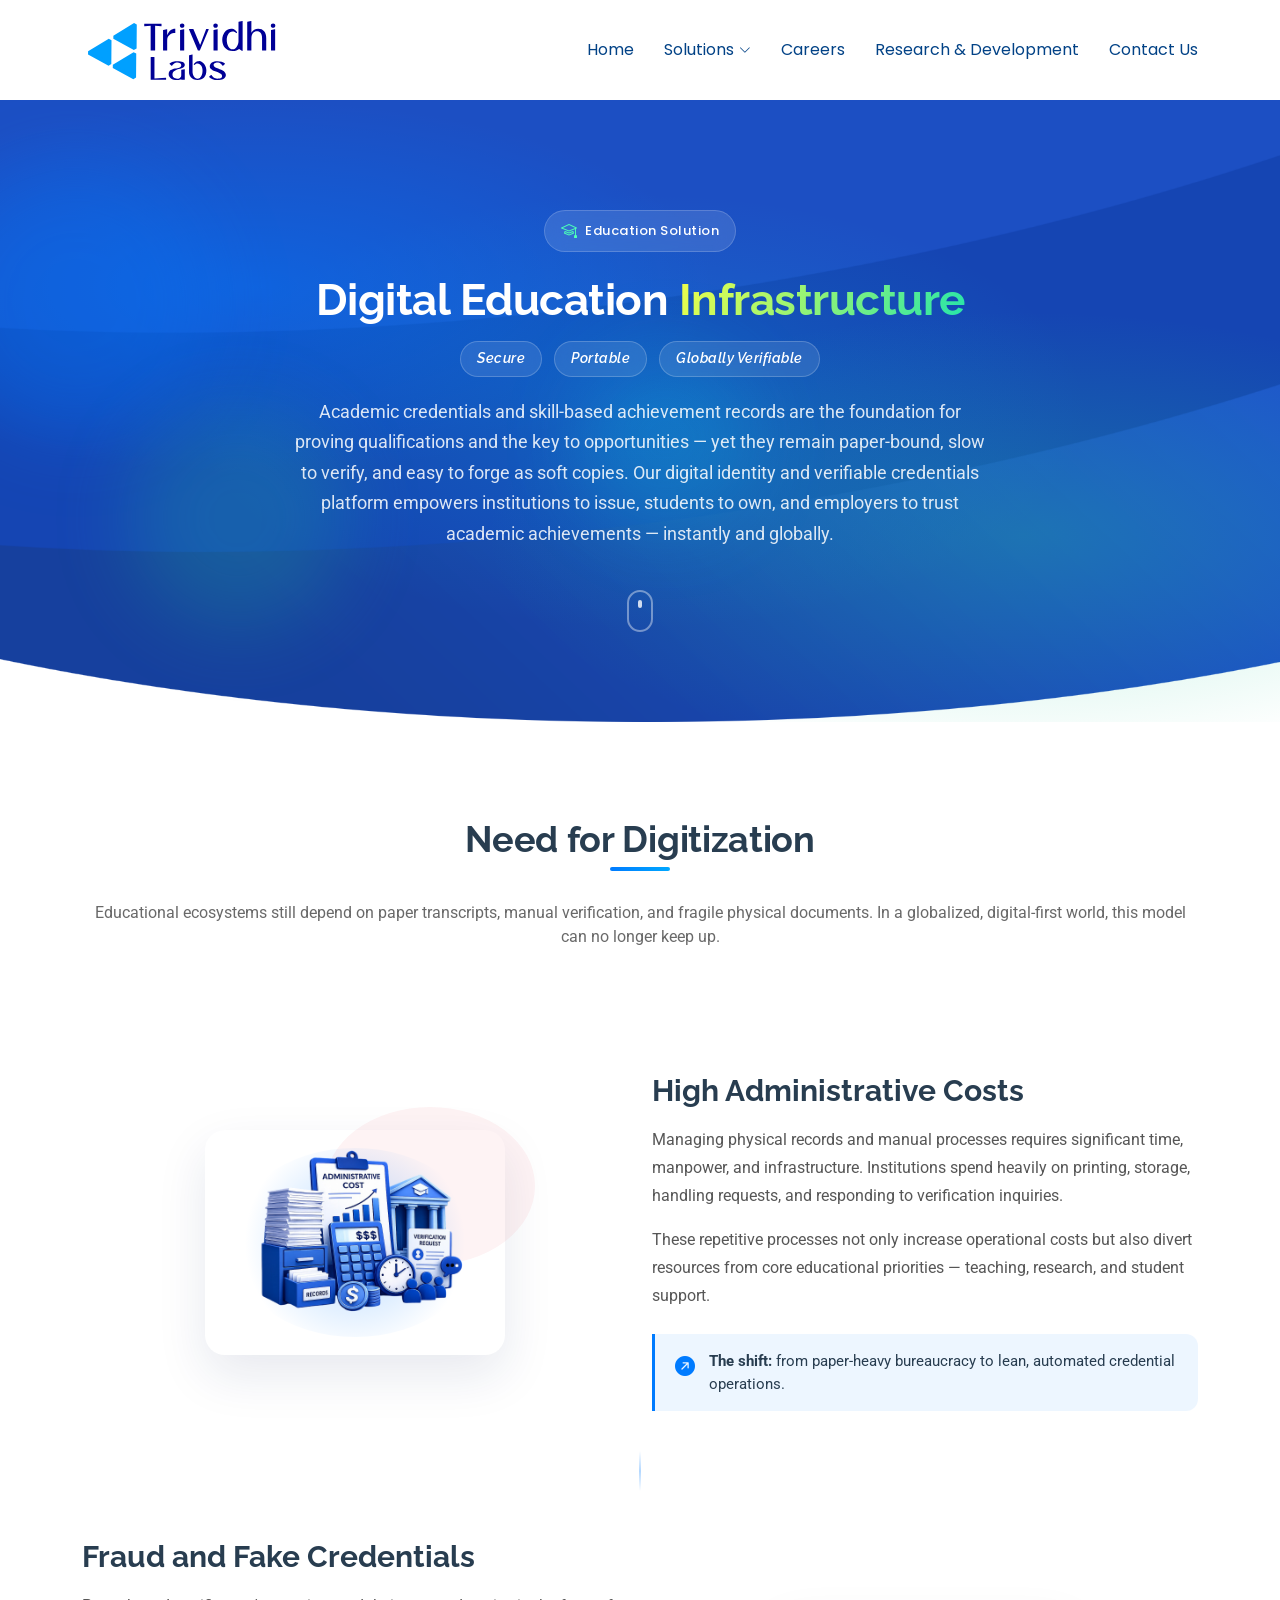
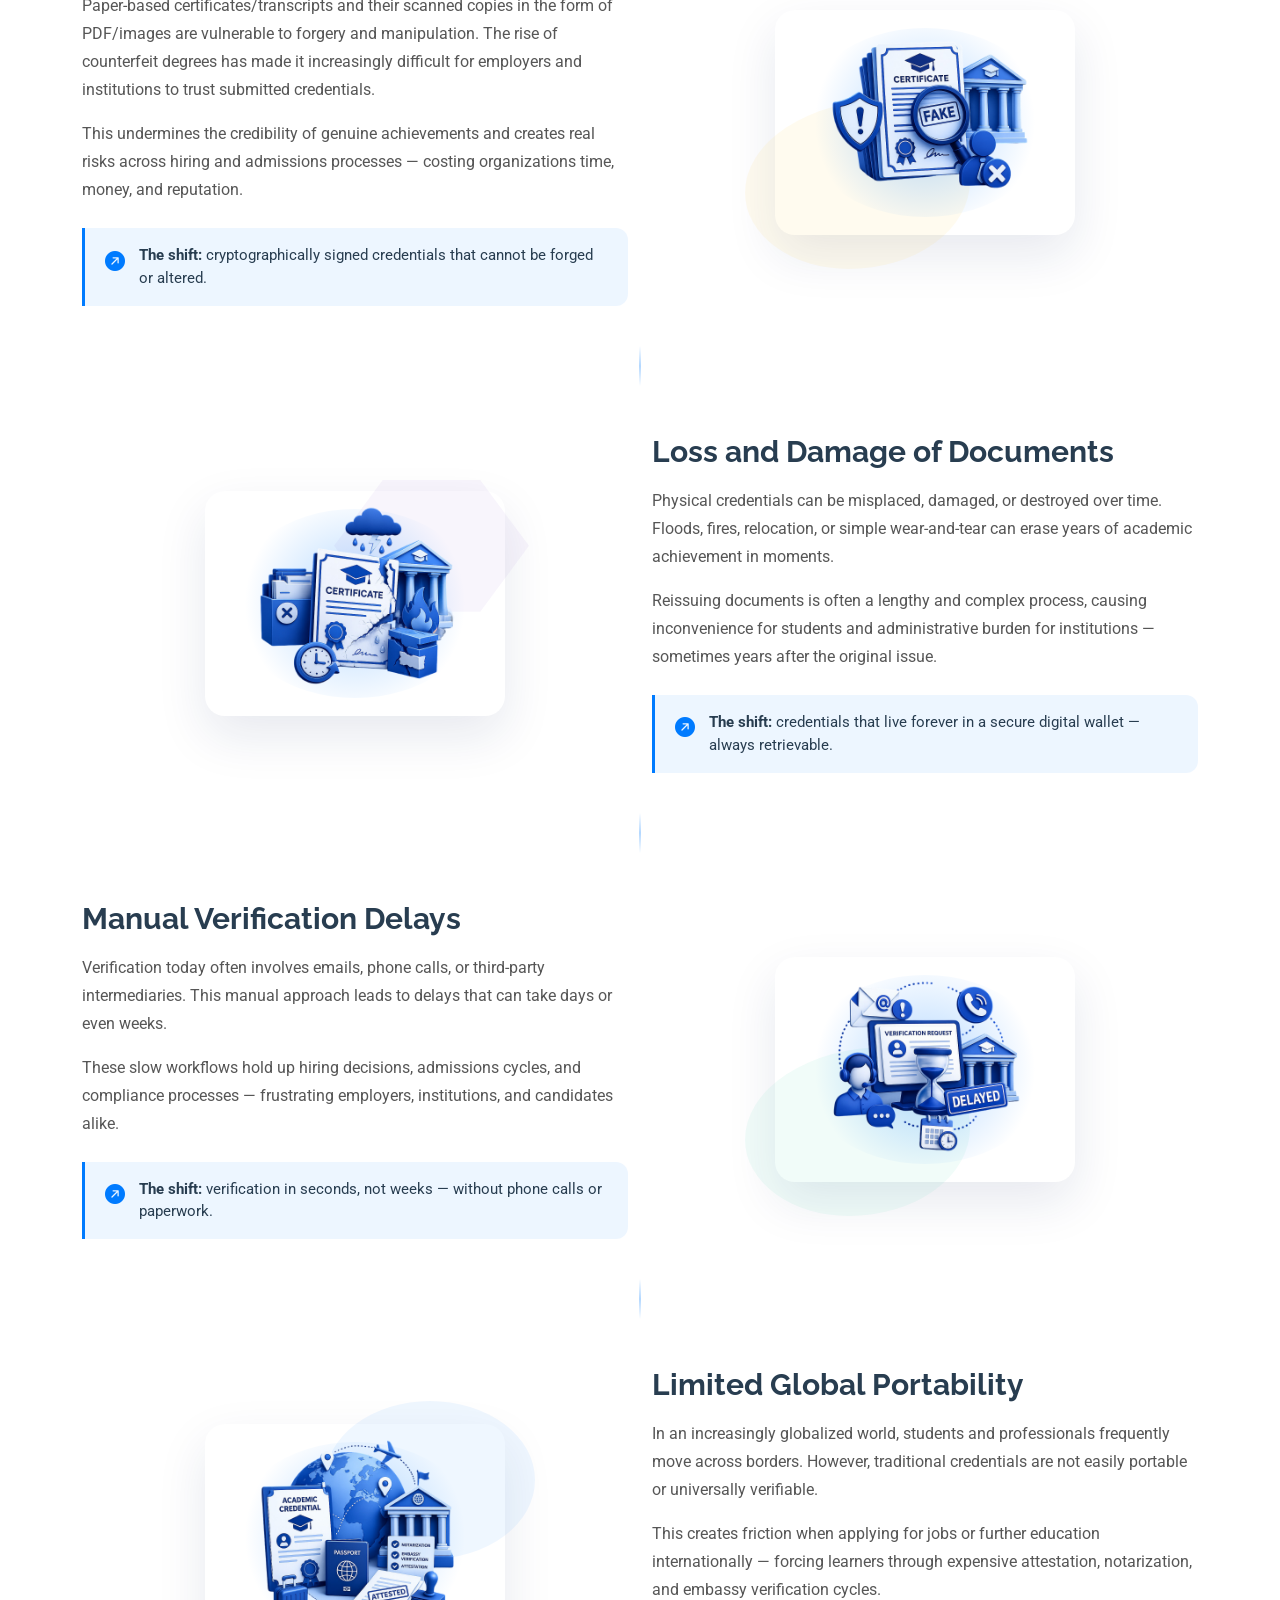
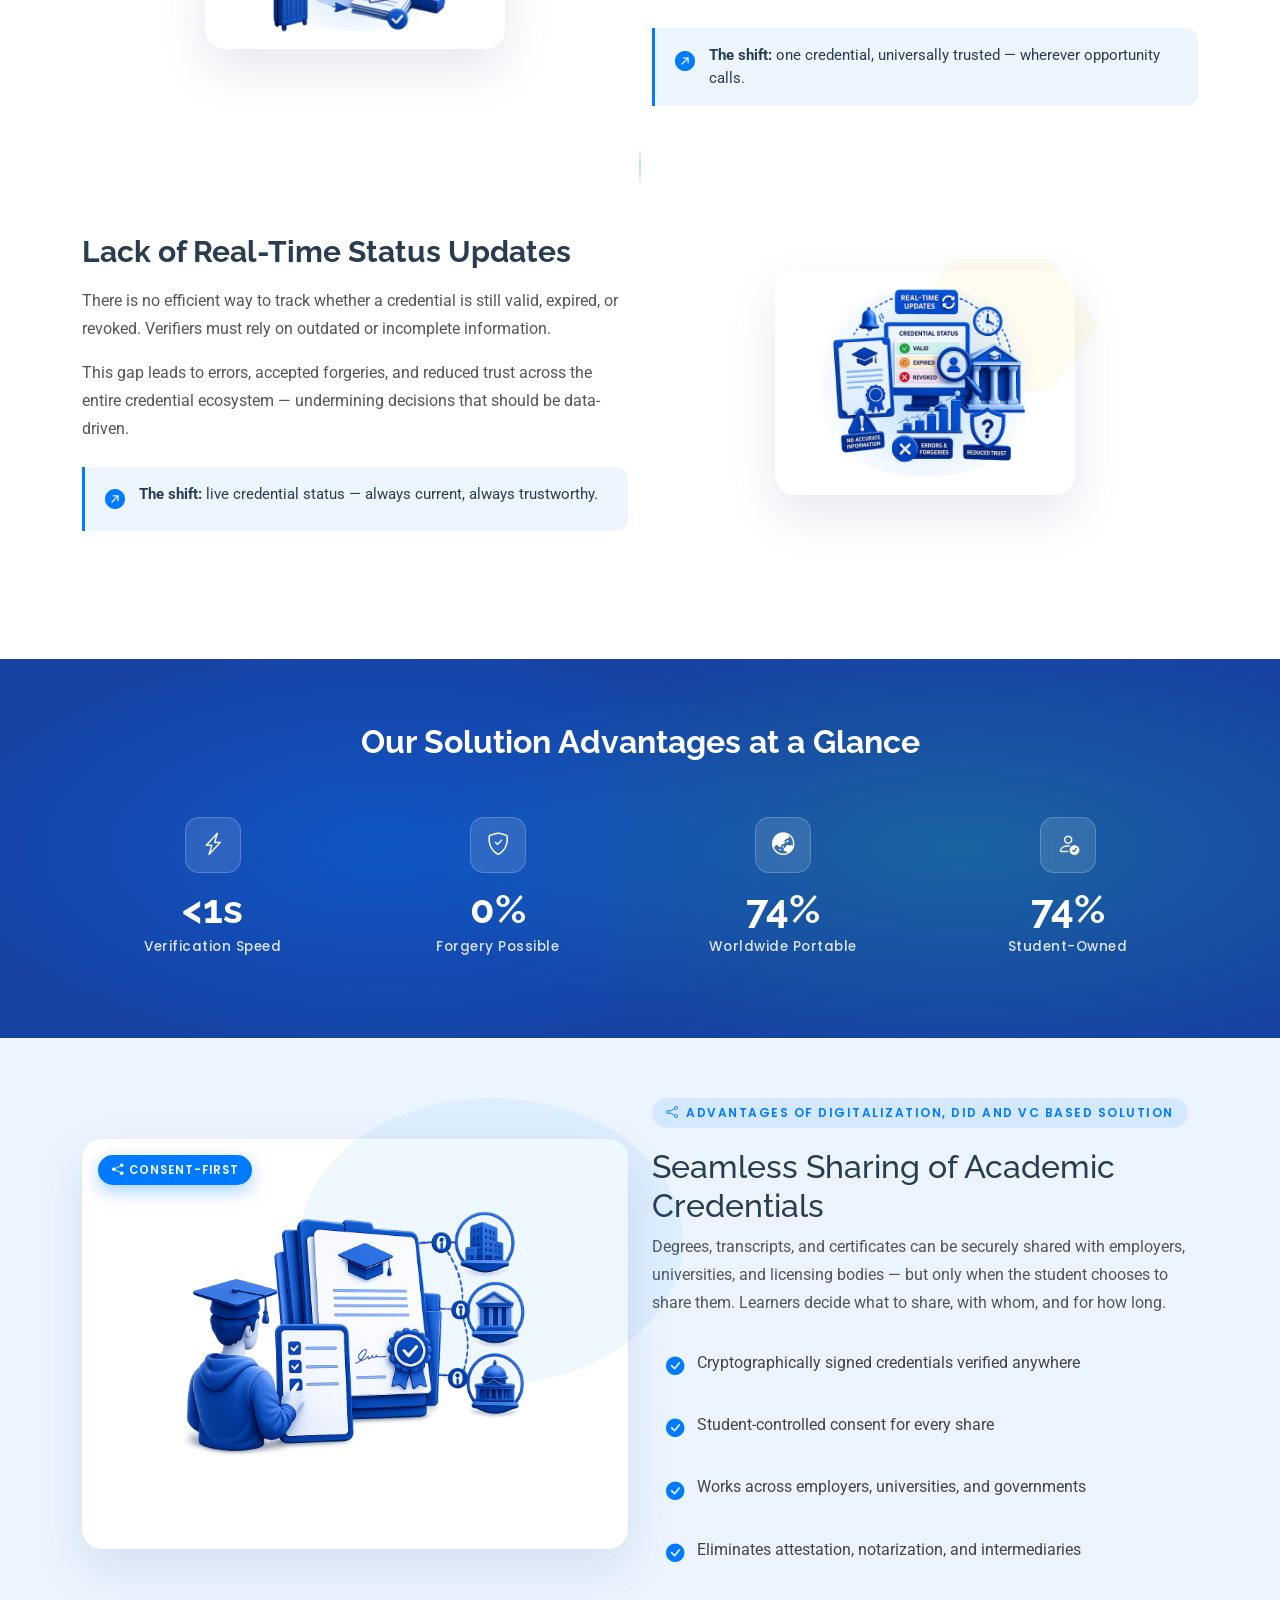
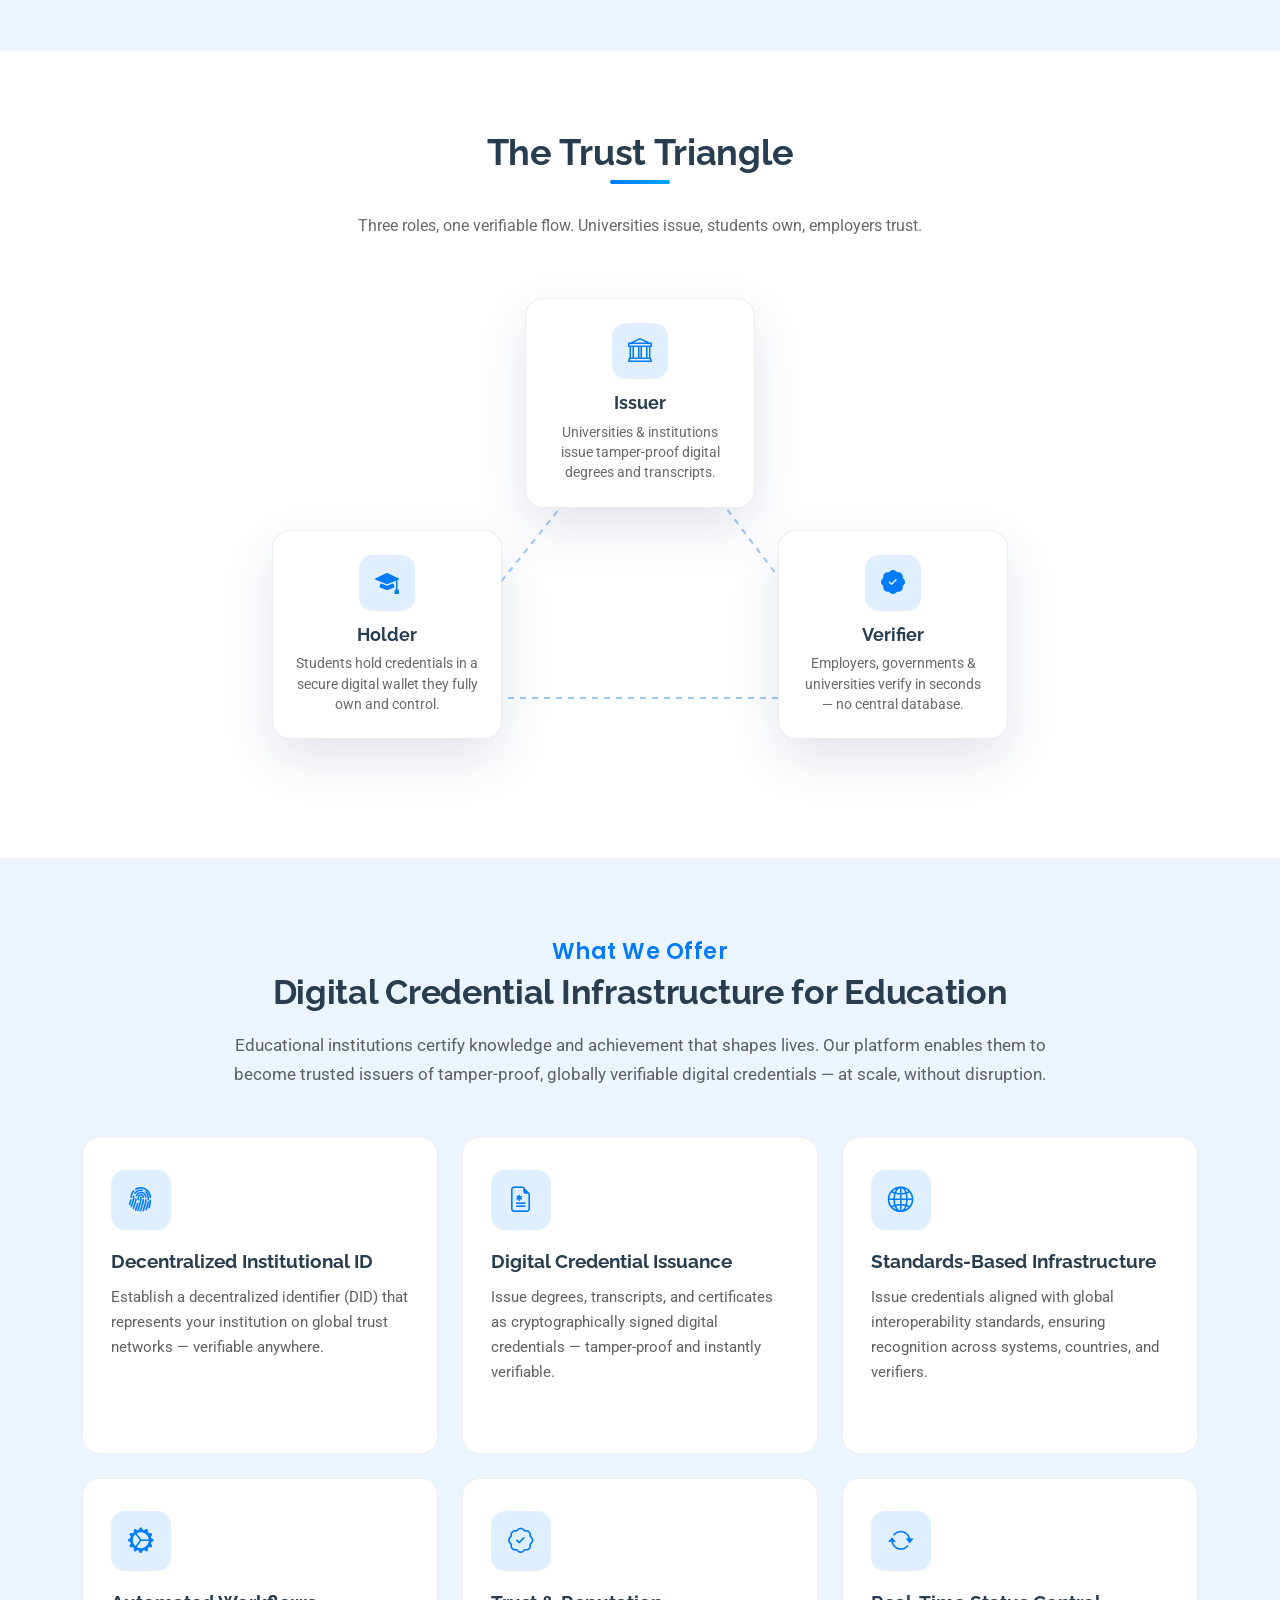
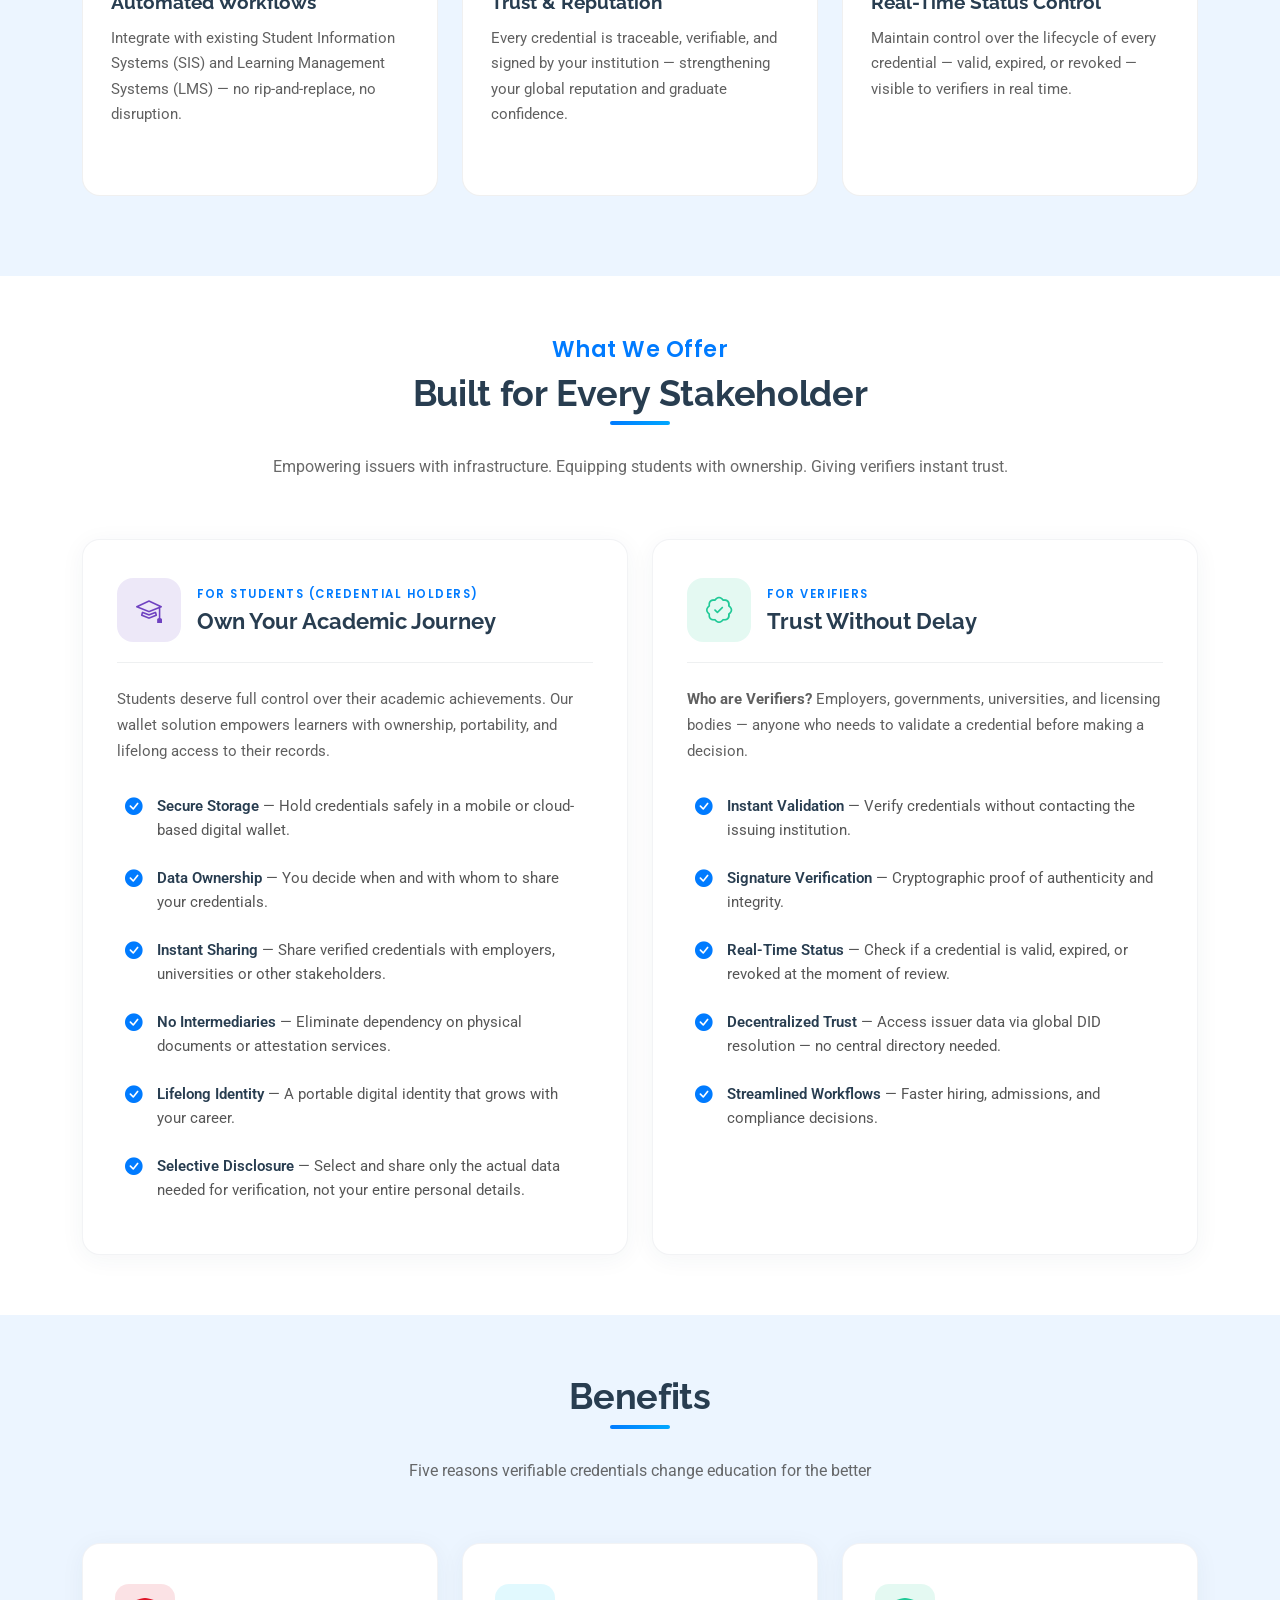
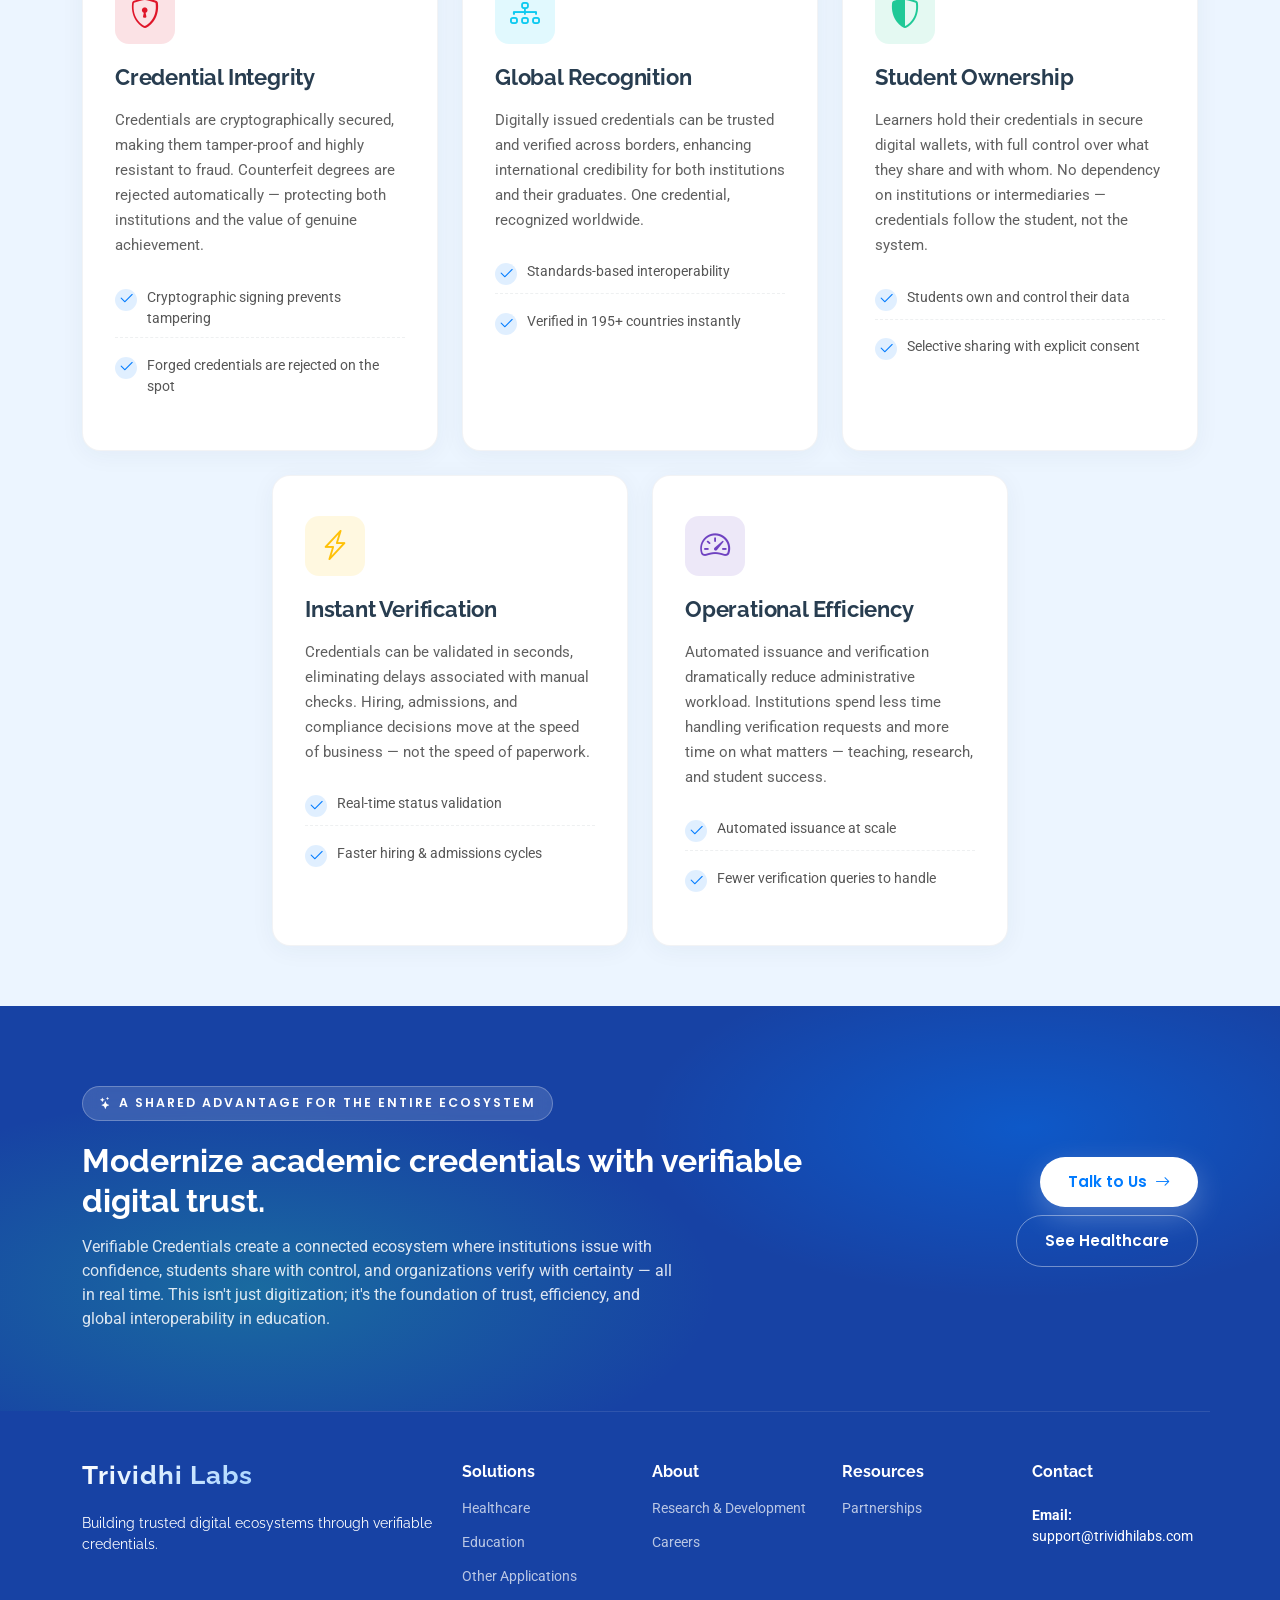
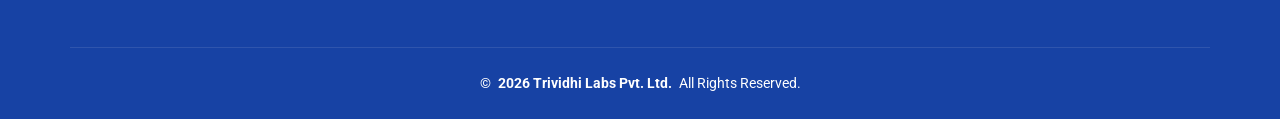
<file: education.html>
<!DOCTYPE html>
<html lang="en">

<head>
  <meta charset="utf-8">
  <meta content="width=device-width, initial-scale=1.0" name="viewport">
  <title>Education - Trividhi Labs</title>
  <meta name="description" content="Secure, portable, globally verifiable digital education credentials powered by Trividhi's verifiable credentials platform.">

  <!-- Favicons -->
  <link rel="icon" type="image/x-icon" href="assets/img/favicon.ico">
  <link rel="icon" type="image/svg+xml" href="assets/img/favicon.svg">
  <link rel="icon" type="image/png" sizes="96x96" href="assets/img/favicon-96x96.png">
  <link rel="apple-touch-icon" sizes="180x180" href="assets/img/apple-touch-icon.png">
  <link rel="manifest" href="assets/img/site.webmanifest">
  <meta name="theme-color" content="#007bff">

  <link href="https://fonts.googleapis.com" rel="preconnect">
  <link href="https://fonts.gstatic.com" rel="preconnect" crossorigin>
  <link href="https://fonts.googleapis.com/css2?family=Roboto:ital,wght@0,100;0,300;0,400;0,500;0,700;0,900;1,100;1,300;1,400;1,500;1,700;1,900&family=Poppins:ital,wght@0,100;0,200;0,300;0,400;0,500;0,600;0,700;0,800;0,900;1,100;1,200;1,300;1,400;1,500;1,600;1,700;1,800;1,900&family=Raleway:ital,wght@0,100;0,200;0,300;0,400;0,500;0,600;0,700;0,800;0,900;1,100;1,200;1,300;1,400;1,500;1,600;1,700;1,800;1,900&display=swap" rel="stylesheet">

  <link href="assets/vendor/bootstrap/css/bootstrap.min.css" rel="stylesheet">
  <link href="assets/vendor/bootstrap-icons/bootstrap-icons.css" rel="stylesheet">
  <link href="assets/vendor/aos/aos.css" rel="stylesheet">
  <link href="assets/vendor/glightbox/css/glightbox.min.css" rel="stylesheet">
  <link href="assets/vendor/swiper/swiper-bundle.min.css" rel="stylesheet">

  <link href="assets/css/main.css" rel="stylesheet">
</head>

<body class="index-page">

  <header id="header" class="header d-flex align-items-center sticky-top">
    <div class="container-fluid container-xl position-relative d-flex align-items-center justify-content-between">
      <a href="index.html" class="logo d-flex align-items-center">
        <img src="assets/img/Trividhi_Labs_Logo2_final.svg" alt="Trividhi Labs">
      </a>
      <nav id="navmenu" class="navmenu">
        <ul>
          <li><a href="index.html">Home</a></li>
          <li class="dropdown">
            <a href="#"><span>Solutions</span> <i class="bi bi-chevron-down toggle-dropdown"></i></a>
            <ul>
              <li><a href="healthcare.html">Healthcare</a></li>
              <li><a href="education.html" class="active">Education</a></li>
              <li><a href="other-applications.html">Other Applications</a></li>
            </ul>
          </li>
          <li><a href="careers.html">Careers</a></li>
          <li><a href="research-development.html">Research &amp; Development</a></li>
          <li><a href="contact.html">Contact Us</a></li>
        </ul>
        <i class="mobile-nav-toggle d-xl-none bi bi-list"></i>
      </nav>
    </div>
  </header>

  <main class="main">

    <!-- ====== ENHANCED HERO ====== -->
    <section id="hero" class="hero section dark-background page-hero hero-enhanced">
      <div class="hero-mesh" aria-hidden="true"></div>
      <div class="hero-bg-shapes" aria-hidden="true">
        <span class="shape shape-1"></span>
        <span class="shape shape-2"></span>
        <span class="shape shape-3"></span>
      </div>

      <div class="container position-relative">
        <div class="row gy-4 justify-content-center text-center">
          <div class="col-lg-10">
            <span class="hero-eyebrow" data-aos="fade-up" data-aos-delay="100">
              <i class="bi bi-mortarboard"></i> Education Solution
            </span>
            <h1 data-aos="fade-up" data-aos-delay="200">Digital Education <span class="hero-accent">Infrastructure</span></h1>
            <p class="hero-tagline" data-aos="fade-up" data-aos-delay="250">
              <span class="tag-word">Secure</span>
              <span class="tag-word">Portable</span>
              <span class="tag-word">Globally Verifiable</span>
            </p>
            <p class="hero-description" data-aos="fade-up" data-aos-delay="300">Academic credentials and skill-based achievement records are the foundation for proving qualifications and the key to opportunities — yet they remain paper-bound, slow to verify, and easy to forge as soft copies. Our digital identity and verifiable credentials platform empowers institutions to issue, students to own, and employers to trust academic achievements — instantly and globally.</p>

            <!-- <div class="hero-stats" data-aos="fade-up" data-aos-delay="400">
              <div class="hero-stat">
                <span class="hero-stat-num">&lt;<span class="purecounter" data-purecounter-start="0" data-purecounter-end="1" data-purecounter-duration="2">0</span>s</span>
                <span class="hero-stat-label">Credential Verification</span>
              </div>
              <div class="hero-stat-divider"></div>
              <div class="hero-stat">
                <span class="hero-stat-num"><span class="purecounter" data-purecounter-start="0" data-purecounter-end="100" data-purecounter-duration="2">0</span>%</span>
                <span class="hero-stat-label">Tamper-Proof</span>
              </div>
              <div class="hero-stat-divider"></div>
              <div class="hero-stat">
                <span class="hero-stat-num"><span class="purecounter" data-purecounter-start="0" data-purecounter-end="195" data-purecounter-duration="2">0</span>+</span>
                <span class="hero-stat-label">Countries Portable</span>
              </div>
            </div> -->

            <div class="hero-scroll-cue" data-aos="fade-up" data-aos-delay="600" aria-hidden="true">
              <span></span>
            </div>
          </div>
        </div>
      </div>
    </section><!-- /Page Hero -->

    <!-- ====== NEED FOR DIGITIZATION ====== -->
    <section id="need-digitization" class="need-digitization section section-bridge">
      <div class="container section-title" data-aos="fade-up">
        <h2>Need for Digitization</h2>
        <p>Educational ecosystems still depend on paper transcripts, manual verification, and fragile physical documents. In a globalized, digital-first world, this model can no longer keep up.</p>
      </div>

      <div class="container">

        <!-- Row 1 -->
        <div class="row gy-4 align-items-center feature-row" data-step="1">
          <div class="col-lg-6" data-aos="fade-right">
            <div class="feature-image feature-image-decorated" data-shape="circle" data-tint="red">
              <!-- <div class="feature-image-chip"><span>01</span> Challenge</div> -->
              <img src="assets/img/edu_admin_cost (1).png" alt="High administrative costs in education" class="img-fluid">
            </div>
          </div>
          <div class="col-lg-6" data-aos="fade-left">
            <div class="feature-text">
              <!-- <span class="feature-eyebrow"><i class="bi bi-cash-coin"></i> Challenge 01</span> -->
              <h3>High Administrative Costs</h3>
              <p>Managing physical records and manual processes requires significant time, manpower, and infrastructure. Institutions spend heavily on printing, storage, handling requests, and responding to verification inquiries.</p>
              <p>These repetitive processes not only increase operational costs but also divert resources from core educational priorities — teaching, research, and student support.</p>
              <div class="feature-impact">
                <i class="bi bi-arrow-up-right-circle-fill"></i>
                <span><strong>The shift:</strong> from paper-heavy bureaucracy to lean, automated credential operations.</span>
              </div>
            </div>
          </div>
        </div>

        <!-- Row 2 -->
        <div class="row gy-4 align-items-center feature-row feature-row-reverse" data-step="2">
          <div class="col-lg-6 order-lg-2" data-aos="fade-left">
            <div class="feature-image feature-image-decorated" data-shape="blob" data-tint="amber">
              <!-- <div class="feature-image-chip"><span>02</span> Challenge</div> -->
              <img src="assets/img/edu_fake (1).png" alt="Fraud and fake credentials in education" class="img-fluid">
            </div>
          </div>
          <div class="col-lg-6 order-lg-1" data-aos="fade-right">
            <div class="feature-text">
              <!-- <span class="feature-eyebrow"><i class="bi bi-shield-x"></i> Challenge 02</span> -->
              <h3>Fraud and Fake Credentials</h3>
              <p>Paper-based certificates/transcripts and their scanned copies in the form of PDF/images are vulnerable to forgery and manipulation. The rise of counterfeit degrees has made it increasingly difficult for employers and institutions to trust submitted credentials.</p>
              <p>This undermines the credibility of genuine achievements and creates real risks across hiring and admissions processes — costing organizations time, money, and reputation.</p>
              <div class="feature-impact">
                <i class="bi bi-arrow-up-right-circle-fill"></i>
                <span><strong>The shift:</strong> cryptographically signed credentials that cannot be forged or altered.</span>
              </div>
            </div>
          </div>
        </div>

        <!-- Row 3 -->
        <div class="row gy-4 align-items-center feature-row" data-step="3">
          <div class="col-lg-6" data-aos="fade-right">
            <div class="feature-image feature-image-decorated" data-shape="hex" data-tint="purple">
              <!-- <div class="feature-image-chip"><span>03</span> Challenge</div> -->
              <img src="assets/img/edu_damage (1).png" alt="Loss and damage of physical documents" class="img-fluid">
            </div>
          </div>
          <div class="col-lg-6" data-aos="fade-left">
            <div class="feature-text">
              <!-- <span class="feature-eyebrow"><i class="bi bi-file-earmark-x"></i> Challenge 03</span> -->
              <h3>Loss and Damage of Documents</h3>
              <p>Physical credentials can be misplaced, damaged, or destroyed over time. Floods, fires, relocation, or simple wear-and-tear can erase years of academic achievement in moments.</p>
              <p>Reissuing documents is often a lengthy and complex process, causing inconvenience for students and administrative burden for institutions — sometimes years after the original issue.</p>
              <div class="feature-impact">
                <i class="bi bi-arrow-up-right-circle-fill"></i>
                <span><strong>The shift:</strong> credentials that live forever in a secure digital wallet — always retrievable.</span>
              </div>
            </div>
          </div>
        </div>

        <!-- Row 4 -->
        <div class="row gy-4 align-items-center feature-row feature-row-reverse" data-step="4">
          <div class="col-lg-6 order-lg-2" data-aos="fade-left">
            <div class="feature-image feature-image-decorated" data-shape="blob" data-tint="teal">
              <!-- <div class="feature-image-chip"><span>04</span> Challenge</div> -->
              <img src="assets/img/edu_delay (1).png" alt="Manual verification delays in education" class="img-fluid">
            </div>
          </div>
          <div class="col-lg-6 order-lg-1" data-aos="fade-right">
            <div class="feature-text">
              <!-- <span class="feature-eyebrow"><i class="bi bi-hourglass-split"></i> Challenge 04</span> -->
              <h3>Manual Verification Delays</h3>
              <p>Verification today often involves emails, phone calls, or third-party intermediaries. This manual approach leads to delays that can take days or even weeks.</p>
              <p>These slow workflows hold up hiring decisions, admissions cycles, and compliance processes — frustrating employers, institutions, and candidates alike.</p>
              <div class="feature-impact">
                <i class="bi bi-arrow-up-right-circle-fill"></i>
                <span><strong>The shift:</strong> verification in seconds, not weeks — without phone calls or paperwork.</span>
              </div>
            </div>
          </div>
        </div>

        <!-- Row 5 -->
        <div class="row gy-4 align-items-center feature-row" data-step="5">
          <div class="col-lg-6" data-aos="fade-right">
            <div class="feature-image feature-image-decorated" data-shape="circle" data-tint="blue">
              <!-- <div class="feature-image-chip"><span>05</span> Challenge</div> -->
              <img src="assets/img/edu_global_port (1).png" alt="Limited global portability of credentials" class="img-fluid">
            </div>
          </div>
          <div class="col-lg-6" data-aos="fade-left">
            <div class="feature-text">
              <!-- <span class="feature-eyebrow"><i class="bi bi-globe2"></i> Challenge 05</span> -->
              <h3>Limited Global Portability</h3>
              <p>In an increasingly globalized world, students and professionals frequently move across borders. However, traditional credentials are not easily portable or universally verifiable.</p>
              <p>This creates friction when applying for jobs or further education internationally — forcing learners through expensive attestation, notarization, and embassy verification cycles.</p>
              <div class="feature-impact">
                <i class="bi bi-arrow-up-right-circle-fill"></i>
                <span><strong>The shift:</strong> one credential, universally trusted — wherever opportunity calls.</span>
              </div>
            </div>
          </div>
        </div>

        <!-- Row 6 -->
        <div class="row gy-4 align-items-center feature-row feature-row-reverse" data-step="6">
          <div class="col-lg-6 order-lg-2" data-aos="fade-left">
            <div class="feature-image feature-image-decorated" data-shape="hex" data-tint="amber">
              <!-- <div class="feature-image-chip"><span>06</span> Challenge</div> -->
              <img src="assets/img/edu_doc_status (1).png" alt="Lack of real-time credential status updates" class="img-fluid">
            </div>
          </div>
          <div class="col-lg-6 order-lg-1" data-aos="fade-right">
            <div class="feature-text">
              <!-- <span class="feature-eyebrow"><i class="bi bi-arrow-clockwise"></i> Challenge 06</span> -->
              <h3>Lack of Real-Time Status Updates</h3>
              <p>There is no efficient way to track whether a credential is still valid, expired, or revoked. Verifiers must rely on outdated or incomplete information.</p>
              <p>This gap leads to errors, accepted forgeries, and reduced trust across the entire credential ecosystem — undermining decisions that should be data-driven.</p>
              <div class="feature-impact">
                <i class="bi bi-arrow-up-right-circle-fill"></i>
                <span><strong>The shift:</strong> live credential status — always current, always trustworthy.</span>
              </div>
            </div>
          </div>
        </div>

      </div>
    </section><!-- /Need for Digitization -->

    <!-- ====== STATS STRIP ====== -->
    <section id="stats-strip" class="stats-strip dark-background">
      <div class="stats-strip-mesh" aria-hidden="true"></div>
      <div class="container">
        <h2 class="stats-strip-title text-center" data-aos="fade-up">Our Solution Advantages at a Glance</h2>
        <div class="row gy-4 justify-content-center text-center">
          <div class="col-lg-3 col-md-6" data-aos="zoom-in" data-aos-delay="100">
            <div class="stat-block">
              <div class="stat-icon"><i class="bi bi-lightning-charge"></i></div>
              <div class="stat-num">&lt;<span class="purecounter" data-purecounter-start="0" data-purecounter-end="1" data-purecounter-duration="2">0</span>s</div>
              <div class="stat-label">Verification Speed</div>
            </div>
          </div>
          <div class="col-lg-3 col-md-6" data-aos="zoom-in" data-aos-delay="200">
            <div class="stat-block">
              <div class="stat-icon"><i class="bi bi-shield-check"></i></div>
              <div class="stat-num"><span class="purecounter" data-purecounter-start="0" data-purecounter-end="0" data-purecounter-duration="2">0</span>%</div>
              <div class="stat-label">Forgery Possible</div>
            </div>
          </div>
          <div class="col-lg-3 col-md-6" data-aos="zoom-in" data-aos-delay="300">
            <div class="stat-block">
              <div class="stat-icon"><i class="bi bi-globe-asia-australia"></i></div>
              <div class="stat-num"><span class="purecounter" data-purecounter-start="0" data-purecounter-end="100" data-purecounter-duration="2">0</span>%</div>
              <div class="stat-label">Worldwide Portable</div>
            </div>
          </div>
          <div class="col-lg-3 col-md-6" data-aos="zoom-in" data-aos-delay="400">
            <div class="stat-block">
              <div class="stat-icon"><i class="bi bi-person-check"></i></div>
              <div class="stat-num"><span class="purecounter" data-purecounter-start="0" data-purecounter-end="100" data-purecounter-duration="2">0</span>%</div>
              <div class="stat-label">Student-Owned</div>
            </div>
          </div>
        </div>
      </div>
    </section><!-- /Stats Strip -->

    <!-- ====== SEAMLESS SHARING ====== -->
    <section id="seamless-sharing" class="seamless-sharing section light-background">
      <div class="container">
        <div class="row gy-4 align-items-center">
          <div class="col-lg-6" data-aos="fade-right">
            <div class="feature-image feature-image-decorated feature-image-lg" data-shape="circle" data-tint="blue">
              <div class="feature-image-chip"><i class="bi bi-share-fill"></i> Consent-First</div>
              <img src="assets/img/edu_seamless_sharing(2).png" alt="Seamless sharing of academic credentials" class="img-fluid">
            </div>
          </div>
          <div class="col-lg-6" data-aos="fade-left">
            <div class="feature-text">
              <span class="feature-eyebrow"><i class="bi bi-share"></i> Advantages of Digitalization, DID and VC based solution</span>
              <h2>Seamless Sharing of Academic Credentials</h2>
              <p>Degrees, transcripts, and certificates can be securely shared with employers, universities, and licensing bodies — but only when the student chooses to share them. Learners decide what to share, with whom, and for how long.</p>
              <ul class="feature-list">
                <li><i class="bi bi-check-circle-fill"></i><span>Cryptographically signed credentials verified anywhere</span></li>
                <li><i class="bi bi-check-circle-fill"></i><span>Student-controlled consent for every share</span></li>
                <li><i class="bi bi-check-circle-fill"></i><span>Works across employers, universities, and governments</span></li>
                <li><i class="bi bi-check-circle-fill"></i><span>Eliminates attestation, notarization, and intermediaries</span></li>
              </ul>
            </div>
          </div>
        </div>
      </div>
    </section><!-- /Seamless Sharing -->

    <!-- ====== HOW IT WORKS — Trust Triangle ====== -->
    <section id="how-it-works" class="how-it-works section">
      <div class="container section-title" data-aos="fade-up">
        <h2>The Trust Triangle</h2>
        <p>Three roles, one verifiable flow. Universities issue, students own, employers trust.</p>
      </div>

      <div class="container" data-aos="fade-up" data-aos-delay="150">
        <div class="trust-triangle">
          <svg class="trust-triangle-svg" viewBox="0 0 800 480" preserveAspectRatio="xMidYMid meet" aria-hidden="true">
            <defs>
              <marker id="arrowhead-edu" markerWidth="10" markerHeight="10" refX="6" refY="3" orient="auto">
                <polygon points="0 0, 6 3, 0 6" fill="#007bff" opacity="0.7"/>
              </marker>
            </defs>
            <path class="flow-line" d="M 400 110 L 200 360" stroke="#007bff" stroke-width="2" stroke-dasharray="6 6" fill="none"/>
            <path class="flow-line" d="M 220 400 L 580 400" stroke="#007bff" stroke-width="2" stroke-dasharray="6 6" fill="none"/>
            <path class="flow-line" d="M 600 360 L 410 110" stroke="#007bff" stroke-width="2" stroke-dasharray="6 6" fill="none"/>
            <circle class="flow-dot flow-dot-1" r="6" fill="#007bff"/>
            <circle class="flow-dot flow-dot-2" r="6" fill="#6f42c1"/>
            <circle class="flow-dot flow-dot-3" r="6" fill="#20c997"/>
          </svg>

          <div class="trust-node trust-node-issuer">
            <div class="trust-node-icon"><i class="bi bi-bank"></i></div>
            <div class="trust-node-body">
              <h4>Issuer</h4>
              <p>Universities &amp; institutions issue tamper-proof digital degrees and transcripts.</p>
            </div>
          </div>

          <div class="trust-node trust-node-holder">
            <div class="trust-node-icon"><i class="bi bi-mortarboard-fill"></i></div>
            <div class="trust-node-body">
              <h4>Holder</h4>
              <p>Students hold credentials in a secure digital wallet they fully own and control.</p>
            </div>
          </div>

          <div class="trust-node trust-node-verifier">
            <div class="trust-node-icon"><i class="bi bi-patch-check-fill"></i></div>
            <div class="trust-node-body">
              <h4>Verifier</h4>
              <p>Employers, governments &amp; universities verify in seconds — no central database.</p>
            </div>
          </div>
        </div>
      </div>
    </section><!-- /How It Works -->

    <!-- ====== WHAT WE OFFER ====== -->
    <section id="what-we-offer" class="what-we-offer section light-background">
      <div class="container">
        <div class="row gy-4 justify-content-center text-center mb-5">
          <div class="col-lg-9">
            <!-- <div class="offer-badge" data-aos="fade-up"><i class="bi bi-mortarboard"></i> What We Offer</div> -->
            <h2 data-aos="fade-up" data-aos-delay="100">
              <span class="offer-eyebrow">What We Offer</span>
              Digital Credential Infrastructure for Education
            </h2>
            <p data-aos="fade-up" data-aos-delay="200">Educational institutions certify knowledge and achievement that shapes lives. Our platform enables them to become trusted issuers of tamper-proof, globally verifiable digital credentials — at scale, without disruption.</p>
          </div>
        </div>

        <div class="row gy-4">

          <div class="col-lg-4 col-md-6" data-aos="fade-up" data-aos-delay="100">
            <div class="offer-card offer-card-enhanced">
              <div class="offer-card-glow"></div>
              <div class="offer-icon"><i class="bi bi-fingerprint"></i></div>
              <h4>Decentralized Institutional ID</h4>
              <p>Establish a decentralized identifier (DID) that represents your institution on global trust networks — verifiable anywhere.</p>
              <span class="offer-card-arrow"><i class="bi bi-arrow-up-right"></i></span>
            </div>
          </div>

          <div class="col-lg-4 col-md-6" data-aos="fade-up" data-aos-delay="200">
            <div class="offer-card offer-card-enhanced">
              <div class="offer-card-glow"></div>
              <div class="offer-icon"><i class="bi bi-file-earmark-medical"></i></div>
              <h4>Digital Credential Issuance</h4>
              <p>Issue degrees, transcripts, and certificates as cryptographically signed digital credentials — tamper-proof and instantly verifiable.</p>
              <span class="offer-card-arrow"><i class="bi bi-arrow-up-right"></i></span>
            </div>
          </div>

          <div class="col-lg-4 col-md-6" data-aos="fade-up" data-aos-delay="300">
            <div class="offer-card offer-card-enhanced">
              <div class="offer-card-glow"></div>
              <div class="offer-icon"><i class="bi bi-globe2"></i></div>
              <h4>Standards-Based Infrastructure</h4>
              <p>Issue credentials aligned with global interoperability standards, ensuring recognition across systems, countries, and verifiers.</p>
              <span class="offer-card-arrow"><i class="bi bi-arrow-up-right"></i></span>
            </div>
          </div>

          <div class="col-lg-4 col-md-6" data-aos="fade-up" data-aos-delay="400">
            <div class="offer-card offer-card-enhanced">
              <div class="offer-card-glow"></div>
              <div class="offer-icon"><i class="bi bi-gear-wide-connected"></i></div>
              <h4>Automated Workflows</h4>
              <p>Integrate with existing Student Information Systems (SIS) and Learning Management Systems (LMS) — no rip-and-replace, no disruption.</p>
              <span class="offer-card-arrow"><i class="bi bi-arrow-up-right"></i></span>
            </div>
          </div>

          <div class="col-lg-4 col-md-6" data-aos="fade-up" data-aos-delay="500">
            <div class="offer-card offer-card-enhanced">
              <div class="offer-card-glow"></div>
              <div class="offer-icon"><i class="bi bi-patch-check"></i></div>
              <h4>Trust &amp; Reputation</h4>
              <p>Every credential is traceable, verifiable, and signed by your institution — strengthening your global reputation and graduate confidence.</p>
              <span class="offer-card-arrow"><i class="bi bi-arrow-up-right"></i></span>
            </div>
          </div>

          <div class="col-lg-4 col-md-6" data-aos="fade-up" data-aos-delay="600">
            <div class="offer-card offer-card-enhanced">
              <div class="offer-card-glow"></div>
              <div class="offer-icon"><i class="bi bi-arrow-repeat"></i></div>
              <h4>Real-Time Status Control</h4>
              <p>Maintain control over the lifecycle of every credential — valid, expired, or revoked — visible to verifiers in real time.</p>
              <span class="offer-card-arrow"><i class="bi bi-arrow-up-right"></i></span>
            </div>
          </div>

        </div>
      </div>
    </section><!-- /What We Offer -->

    <!-- ====== STAKEHOLDER LISTS ====== -->
    <section id="stakeholder-lists" class="stakeholder-lists section">
      <div class="container section-title" data-aos="fade-up">
        <h2><span class="offer-eyebrow">What We Offer</span>Built for Every Stakeholder</h2>
        <p>Empowering issuers with infrastructure. Equipping students with ownership. Giving verifiers instant trust.</p>
      </div>

      <div class="container">
        <div class="row gy-4">

          <!-- For Issuers -->
          <!-- <div class="col-lg-4" data-aos="fade-up" data-aos-delay="100">
            <div class="stakeholder-card stakeholder-card-enhanced">
              <div class="stakeholder-header">
                <div class="stakeholder-icon" style="--icon-color:#0dcaf0;--icon-bg:rgba(13,202,240,0.12);">
                  <i class="bi bi-bank"></i>
                </div>
                <div>
                  <span class="stakeholder-eyebrow">For Issuers</span>
                  <h3>Universities &amp; Institutions</h3>
                </div>
              </div>
              <p class="stakeholder-intro">Educational institutions play a critical role in certifying knowledge and achievement. We provide the infrastructure to issue tamper-proof, globally verifiable digital credentials.</p>
              <ul class="stakeholder-list">
                <li><i class="bi bi-check-circle-fill"></i><span><strong>Standardized Issuance</strong> — Issue secure digital degrees, transcripts, and certificates in a globally recognized format.</span></li>
                <li><i class="bi bi-check-circle-fill"></i><span><strong>Digital Signatures</strong> — Cryptographically sign every credential to guarantee authenticity and prevent forgery.</span></li>
                <li><i class="bi bi-check-circle-fill"></i><span><strong>Institutional DID</strong> — Establish a decentralized identity that represents your institution on global networks.</span></li>
                <li><i class="bi bi-check-circle-fill"></i><span><strong>Lower Admin Load</strong> — Eliminate manual verification requests and reissuance overhead.</span></li>
                <li><i class="bi bi-check-circle-fill"></i><span><strong>Stronger Reputation</strong> — Instantly verifiable credentials enhance institutional credibility worldwide.</span></li>
              </ul>
            </div>
          </div> -->

          <!-- For Students (Holders) -->
          <div class="col-lg-6" data-aos="fade-up" data-aos-delay="200">
            <div class="stakeholder-card stakeholder-card-enhanced">
              <div class="stakeholder-header">
                <div class="stakeholder-icon" style="--icon-color:#6f42c1;--icon-bg:rgba(111,66,193,0.12);">
                  <i class="bi bi-mortarboard"></i>
                </div>
                <div>
                  <span class="stakeholder-eyebrow">For Students (Credential Holders)</span>
                  <h3>Own Your Academic Journey</h3>
                </div>
              </div>
              <p class="stakeholder-intro">Students deserve full control over their academic achievements. Our wallet solution empowers learners with ownership, portability, and lifelong access to their records.</p>
              <ul class="stakeholder-list">
                <li><i class="bi bi-check-circle-fill"></i><span><strong>Secure Storage</strong> — Hold credentials safely in a mobile or cloud-based digital wallet.</span></li>
                <li><i class="bi bi-check-circle-fill"></i><span><strong>Data Ownership</strong> — You decide when and with whom to share your credentials.</span></li>
                <li><i class="bi bi-check-circle-fill"></i><span><strong>Instant Sharing</strong> — Share verified credentials with employers, universities or other stakeholders.</span></li>
                <li><i class="bi bi-check-circle-fill"></i><span><strong>No Intermediaries</strong> — Eliminate dependency on physical documents or attestation services.</span></li>
                <li><i class="bi bi-check-circle-fill"></i><span><strong>Lifelong Identity</strong> — A portable digital identity that grows with your career.</span></li>
                <li><i class="bi bi-check-circle-fill"></i><span><strong>Selective Disclosure</strong> — Select and share only the actual data needed for verification, not your entire personal details.</span></li>
              </ul>
              </ul>
            </div>
          </div>

          <!-- For Verifiers -->
          <div class="col-lg-6" data-aos="fade-up" data-aos-delay="300">
            <div class="stakeholder-card stakeholder-card-enhanced">
              <div class="stakeholder-header">
                <div class="stakeholder-icon" style="--icon-color:#20c997;--icon-bg:rgba(32,201,151,0.12);">
                  <i class="bi bi-patch-check"></i>
                </div>
                <div>
                  <span class="stakeholder-eyebrow">For Verifiers</span>
                  <h3>Trust Without Delay</h3>
                </div>
              </div>
              <p class="stakeholder-intro"><strong>Who are Verifiers?</strong> Employers, governments, universities, and licensing bodies — anyone who needs to validate a credential before making a decision.</p>
              <ul class="stakeholder-list">
                <li><i class="bi bi-check-circle-fill"></i><span><strong>Instant Validation</strong> — Verify credentials without contacting the issuing institution.</span></li>
                <li><i class="bi bi-check-circle-fill"></i><span><strong>Signature Verification</strong> — Cryptographic proof of authenticity and integrity.</span></li>
                <li><i class="bi bi-check-circle-fill"></i><span><strong>Real-Time Status</strong> — Check if a credential is valid, expired, or revoked at the moment of review.</span></li>
                <li><i class="bi bi-check-circle-fill"></i><span><strong>Decentralized Trust</strong> — Access issuer data via global DID resolution — no central directory needed.</span></li>
                <li><i class="bi bi-check-circle-fill"></i><span><strong>Streamlined Workflows</strong> — Faster hiring, admissions, and compliance decisions.</span></li>
              </ul>
            </div>
          </div>

        </div>
      </div>
    </section><!-- /Stakeholder Lists -->

    <!-- ====== BENEFITS ====== -->
    <section id="benefits" class="benefits section light-background">
      <div class="container section-title" data-aos="fade-up">
        <h2>Benefits</h2>
        <p>Five reasons verifiable credentials change education for the better</p>
      </div>

      <div class="container">
        <div class="row gy-4 justify-content-center">

          <div class="col-lg-4 col-md-6" data-aos="fade-up" data-aos-delay="100">
            <div class="benefit-card benefit-card-enhanced">
              <div class="benefit-card-bg"></div>
              <div class="benefit-icon" style="--icon-color:#df1529;--icon-bg:rgba(223,21,41,0.12);">
                <i class="bi bi-shield-lock"></i>
              </div>
              <h3>Credential Integrity</h3>
              <p>Credentials are cryptographically secured, making them tamper-proof and highly resistant to fraud. Counterfeit degrees are rejected automatically — protecting both institutions and the value of genuine achievement.</p>
              <ul class="benefit-list">
                <li><i class="bi bi-check2"></i><span>Cryptographic signing prevents tampering</span></li>
                <li><i class="bi bi-check2"></i><span>Forged credentials are rejected on the spot</span></li>
              </ul>
            </div>
          </div>

          <div class="col-lg-4 col-md-6" data-aos="fade-up" data-aos-delay="200">
            <div class="benefit-card benefit-card-enhanced">
              <div class="benefit-card-bg"></div>
              <div class="benefit-icon" style="--icon-color:#0dcaf0;--icon-bg:rgba(13,202,240,0.12);">
                <i class="bi bi-diagram-3"></i>
              </div>
              <h3>Global Recognition</h3>
              <p>Digitally issued credentials can be trusted and verified across borders, enhancing international credibility for both institutions and their graduates. One credential, recognized worldwide.</p>
              <ul class="benefit-list">
                <li><i class="bi bi-check2"></i><span>Standards-based interoperability</span></li>
                <li><i class="bi bi-check2"></i><span>Verified in 195+ countries instantly</span></li>
              </ul>
            </div>
          </div>

          <div class="col-lg-4 col-md-6" data-aos="fade-up" data-aos-delay="300">
            <div class="benefit-card benefit-card-enhanced">
              <div class="benefit-card-bg"></div>
              <div class="benefit-icon" style="--icon-color:#20c997;--icon-bg:rgba(32,201,151,0.12);">
                <i class="bi bi-shield-shaded"></i>
              </div>
              <h3>Student Ownership</h3>
              <p>Learners hold their credentials in secure digital wallets, with full control over what they share and with whom. No dependency on institutions or intermediaries — credentials follow the student, not the system.</p>
              <ul class="benefit-list">
                <li><i class="bi bi-check2"></i><span>Students own and control their data</span></li>
                <li><i class="bi bi-check2"></i><span>Selective sharing with explicit consent</span></li>
              </ul>
            </div>
          </div>

          <div class="col-lg-4 col-md-6" data-aos="fade-up" data-aos-delay="400">
            <div class="benefit-card benefit-card-enhanced">
              <div class="benefit-card-bg"></div>
              <div class="benefit-icon" style="--icon-color:#ffc107;--icon-bg:rgba(255,193,7,0.12);">
                <i class="bi bi-lightning-charge"></i>
              </div>
              <h3>Instant Verification</h3>
              <p>Credentials can be validated in seconds, eliminating delays associated with manual checks. Hiring, admissions, and compliance decisions move at the speed of business — not the speed of paperwork.</p>
              <ul class="benefit-list">
                <li><i class="bi bi-check2"></i><span>Real-time status validation</span></li>
                <li><i class="bi bi-check2"></i><span>Faster hiring &amp; admissions cycles</span></li>
              </ul>
            </div>
          </div>

          <div class="col-lg-4 col-md-6" data-aos="fade-up" data-aos-delay="500">
            <div class="benefit-card benefit-card-enhanced">
              <div class="benefit-card-bg"></div>
              <div class="benefit-icon" style="--icon-color:#6f42c1;--icon-bg:rgba(111,66,193,0.12);">
                <i class="bi bi-speedometer2"></i>
              </div>
              <h3>Operational Efficiency</h3>
              <p>Automated issuance and verification dramatically reduce administrative workload. Institutions spend less time handling verification requests and more time on what matters — teaching, research, and student success.</p>
              <ul class="benefit-list">
                <li><i class="bi bi-check2"></i><span>Automated issuance at scale</span></li>
                <li><i class="bi bi-check2"></i><span>Fewer verification queries to handle</span></li>
              </ul>
            </div>
          </div>

        </div>
      </div>
    </section><!-- /Benefits -->

    <!-- ====== CTA BANNER ====== -->
    <section id="cta-banner" class="cta-banner dark-background">
      <div class="cta-banner-mesh" aria-hidden="true"></div>
      <div class="container">
        <div class="row align-items-center gy-4">
          <div class="col-lg-8" data-aos="fade-right">
            <span class="cta-eyebrow"><i class="bi bi-stars"></i> A Shared Advantage for the Entire Ecosystem</span>
            <h2>Modernize academic credentials with verifiable digital trust.</h2>
            <p>Verifiable Credentials create a connected ecosystem where institutions issue with confidence, students share with control, and organizations verify with certainty — all in real time. This isn't just digitization; it's the foundation of trust, efficiency, and global interoperability in education.</p>
          </div>
          <div class="col-lg-4 text-lg-end" data-aos="fade-left">
            <a href="contact.html" class="btn-cta btn-cta-primary">
              <span>Talk to Us</span>
              <i class="bi bi-arrow-right"></i>
            </a>
            <a href="healthcare.html" class="btn-cta btn-cta-ghost">
              <span>See Healthcare</span>
            </a>
          </div>
        </div>
      </div>
    </section><!-- /CTA Banner -->

  </main>

  <footer id="footer" class="footer dark-background">
    <div class="container footer-top">
      <div class="row gy-4">

        <div class="col-lg-4 col-md-6 footer-about" data-aos="fade-up" data-aos-delay="100">
          <a href="index.html" class="logo d-flex align-items-center">
            <span class="sitename">Trividhi Labs</span>
          </a>
          <p class="mt-3">Building trusted digital ecosystems through verifiable credentials.</p>
        </div>

        <div class="col-lg-2 col-md-3 col-6 footer-links" data-aos="fade-up" data-aos-delay="200">
          <h4>Solutions</h4>
          <ul>
            <li><a href="healthcare.html">Healthcare</a></li>
            <li><a href="education.html">Education</a></li>
            <li><a href="other-applications.html">Other Applications</a></li>
          </ul>
        </div>

        <div class="col-lg-2 col-md-3 col-6 footer-links" data-aos="fade-up" data-aos-delay="300">
          <h4>About</h4>
          <ul>
            <!-- <li><a href="#" title="Coming soon">About Us</a></li> -->
            <!-- <li><a href="#" title="Coming soon">Standards</a></li> -->
            <li><a href="research-development.html">Research &amp; Development</a></li>
            <li><a href="careers.html">Careers</a></li>
          </ul>
        </div>

        <div class="col-lg-2 col-md-3 col-6 footer-links" data-aos="fade-up" data-aos-delay="400">
          <h4>Resources</h4>
          <ul>
            <!-- <li><a href="#" title="Coming soon">Press</a></li> -->
            <li><a href="contact.html">Partnerships</a></li>
            <!-- <li><a href="#" title="Coming soon">Blog</a></li> -->
          </ul>
        </div>

        <div class="col-lg-2 col-md-3 col-6 footer-links" data-aos="fade-up" data-aos-delay="500">
          <h4>Contact</h4>
          <div class="footer-contact pt-1">
            <p class="mb-0"><strong>Email:</strong></p>
            <p><span>support@trividhilabs.com</span></p>
          </div>
        </div>

      </div>
    </div>
    <div class="container copyright text-center mt-4">
      <p>© <strong class="px-1 sitename">2026 Trividhi Labs Pvt. Ltd.</strong> <span>All Rights Reserved.</span></p>
    </div>
  </footer>

  <a href="#" id="scroll-top" class="scroll-top d-flex align-items-center justify-content-center"><i class="bi bi-arrow-up-short"></i></a>
  <div id="preloader"></div>

  <script src="assets/vendor/bootstrap/js/bootstrap.bundle.min.js"></script>
  <script src="assets/vendor/aos/aos.js"></script>
  <script src="assets/vendor/glightbox/js/glightbox.min.js"></script>
  <script src="assets/vendor/purecounter/purecounter_vanilla.js"></script>
  <script src="assets/vendor/imagesloaded/imagesloaded.pkgd.min.js"></script>
  <script src="assets/vendor/isotope-layout/isotope.pkgd.min.js"></script>
  <script src="assets/vendor/swiper/swiper-bundle.min.js"></script>
  <script src="assets/js/main.js"></script>

</body>
</html>
</file>
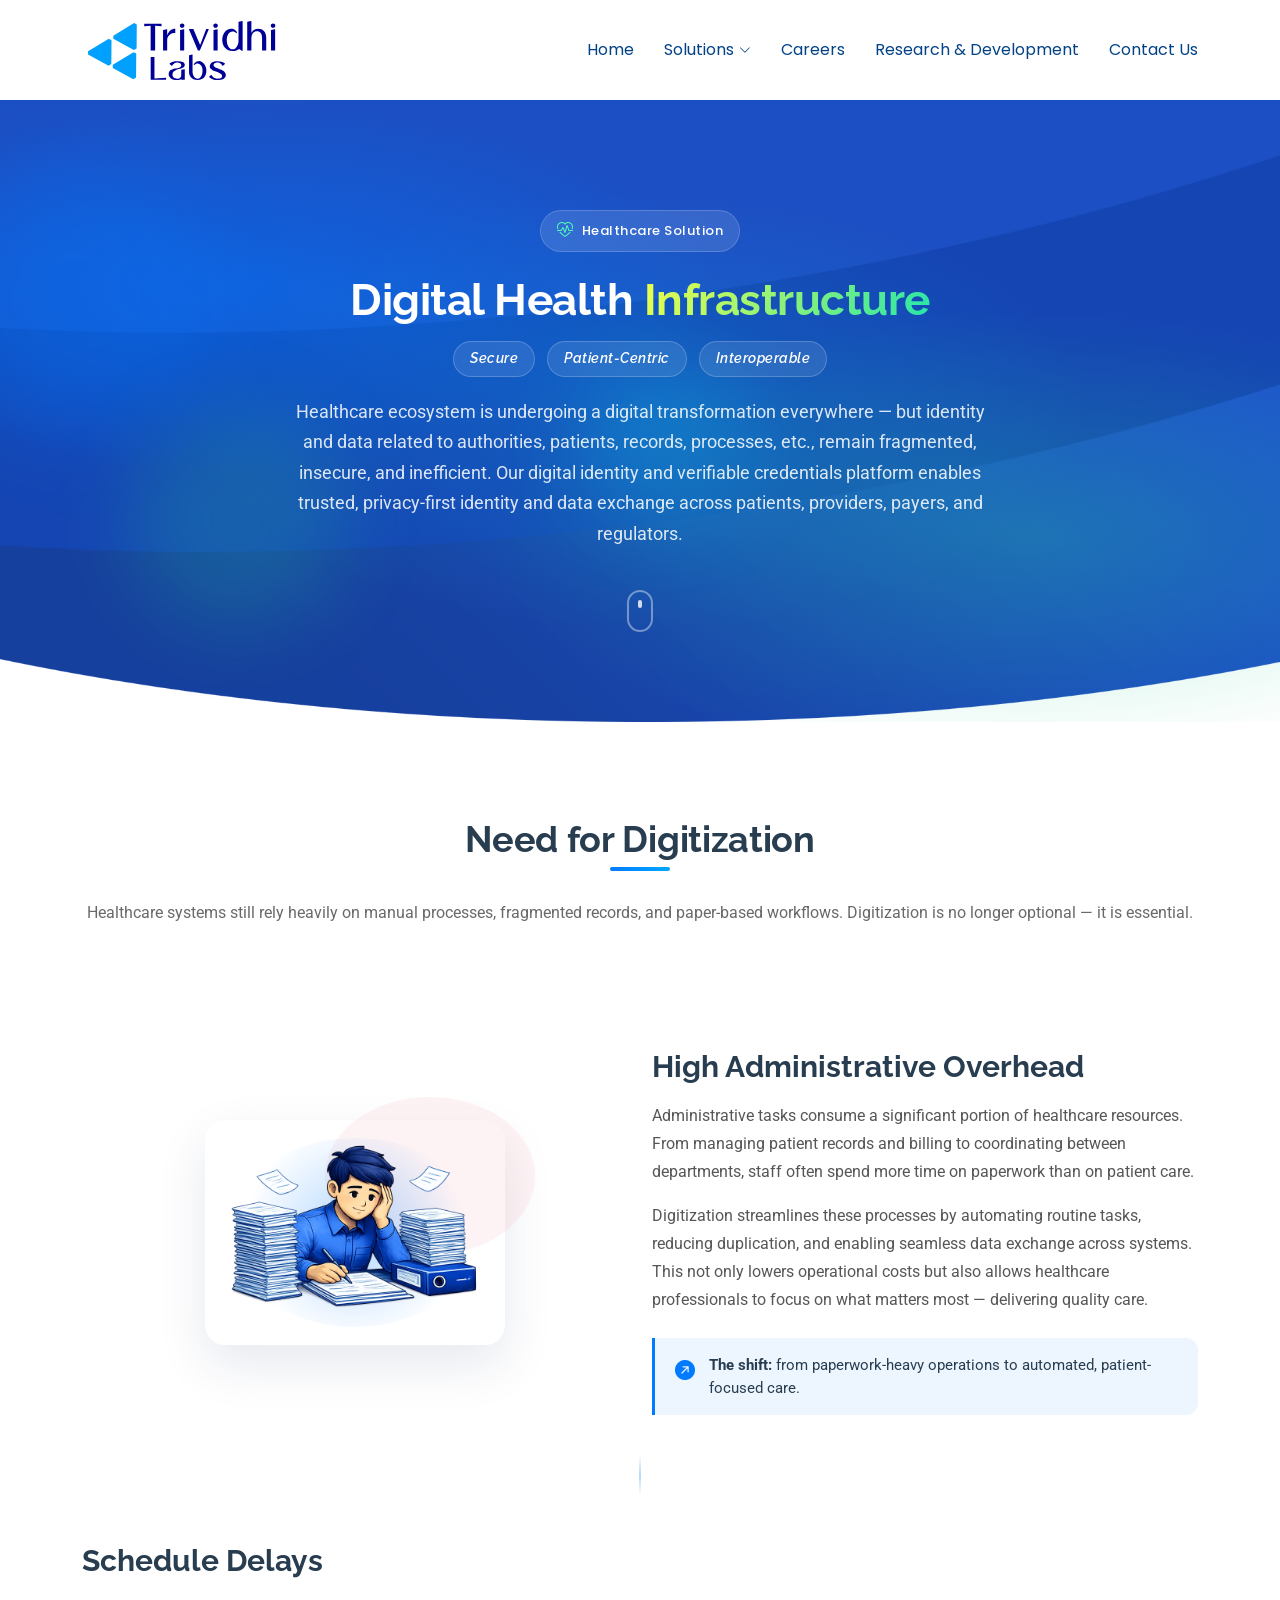
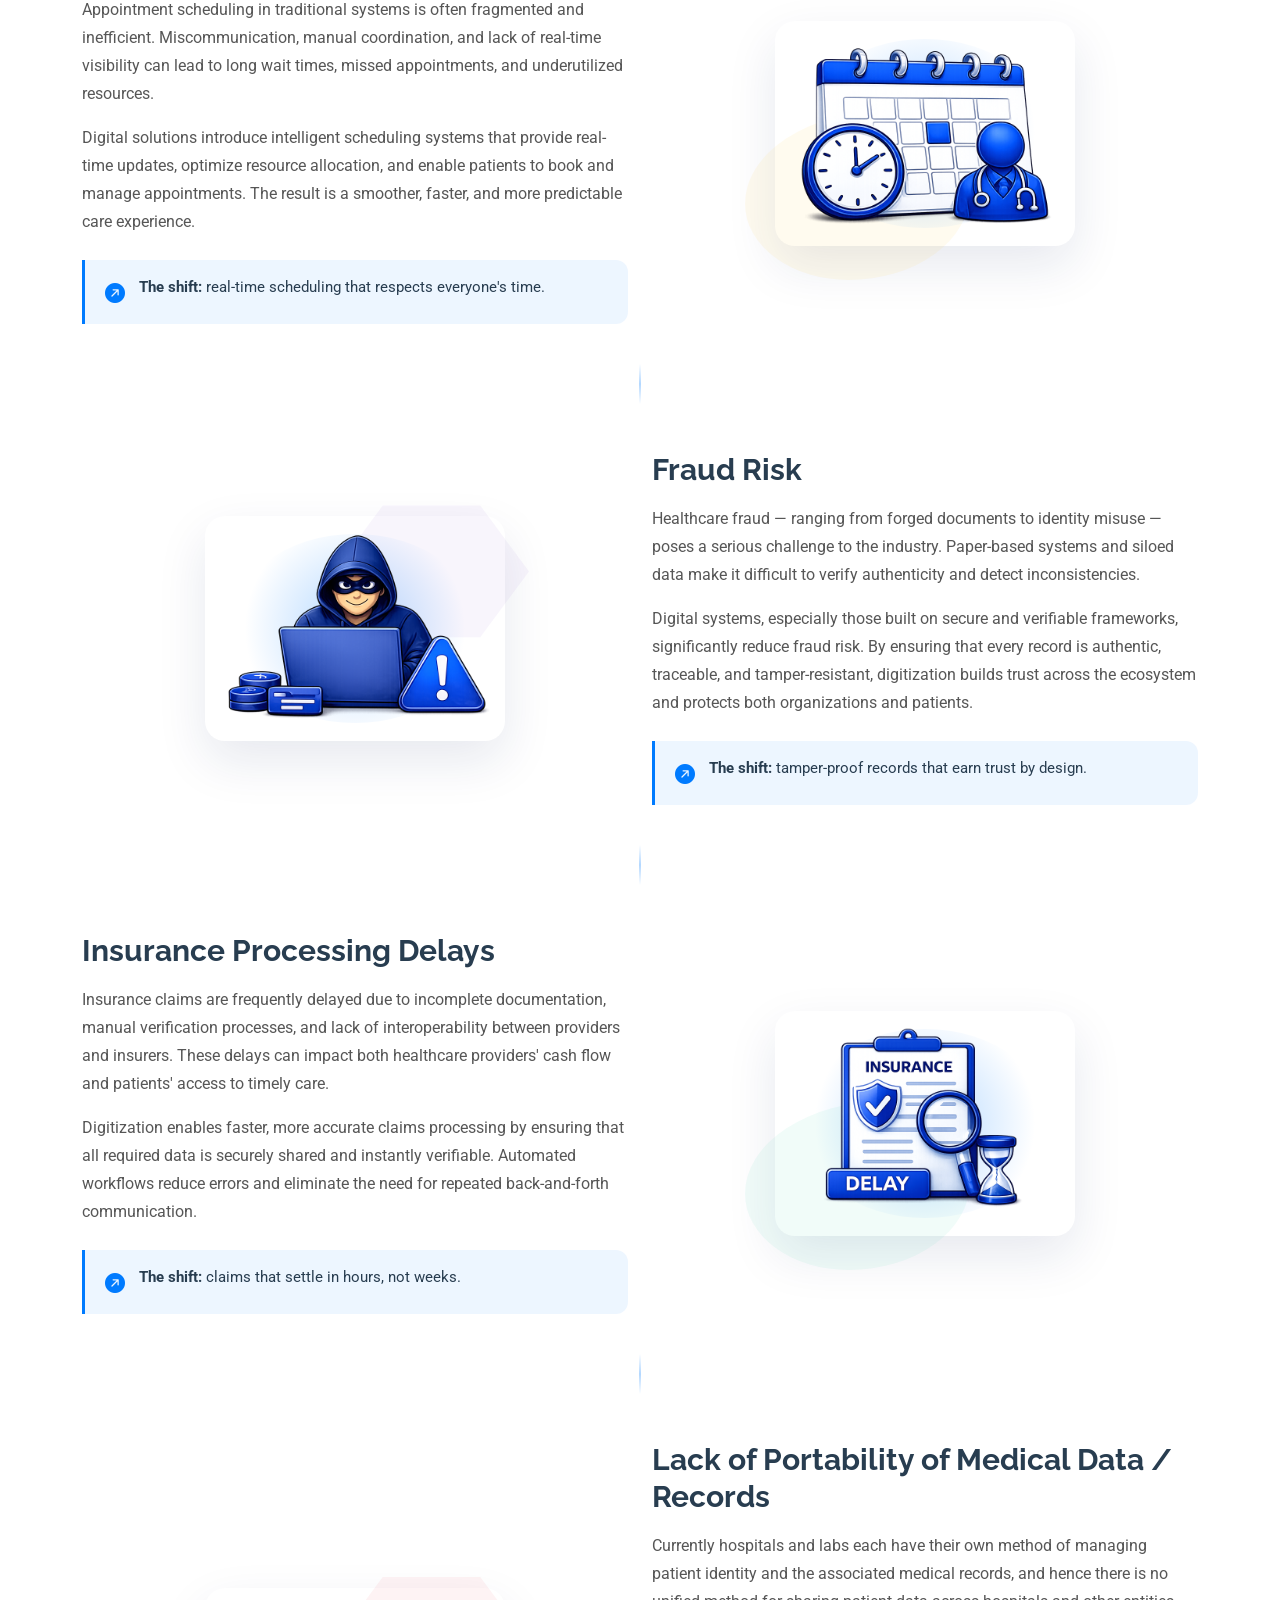
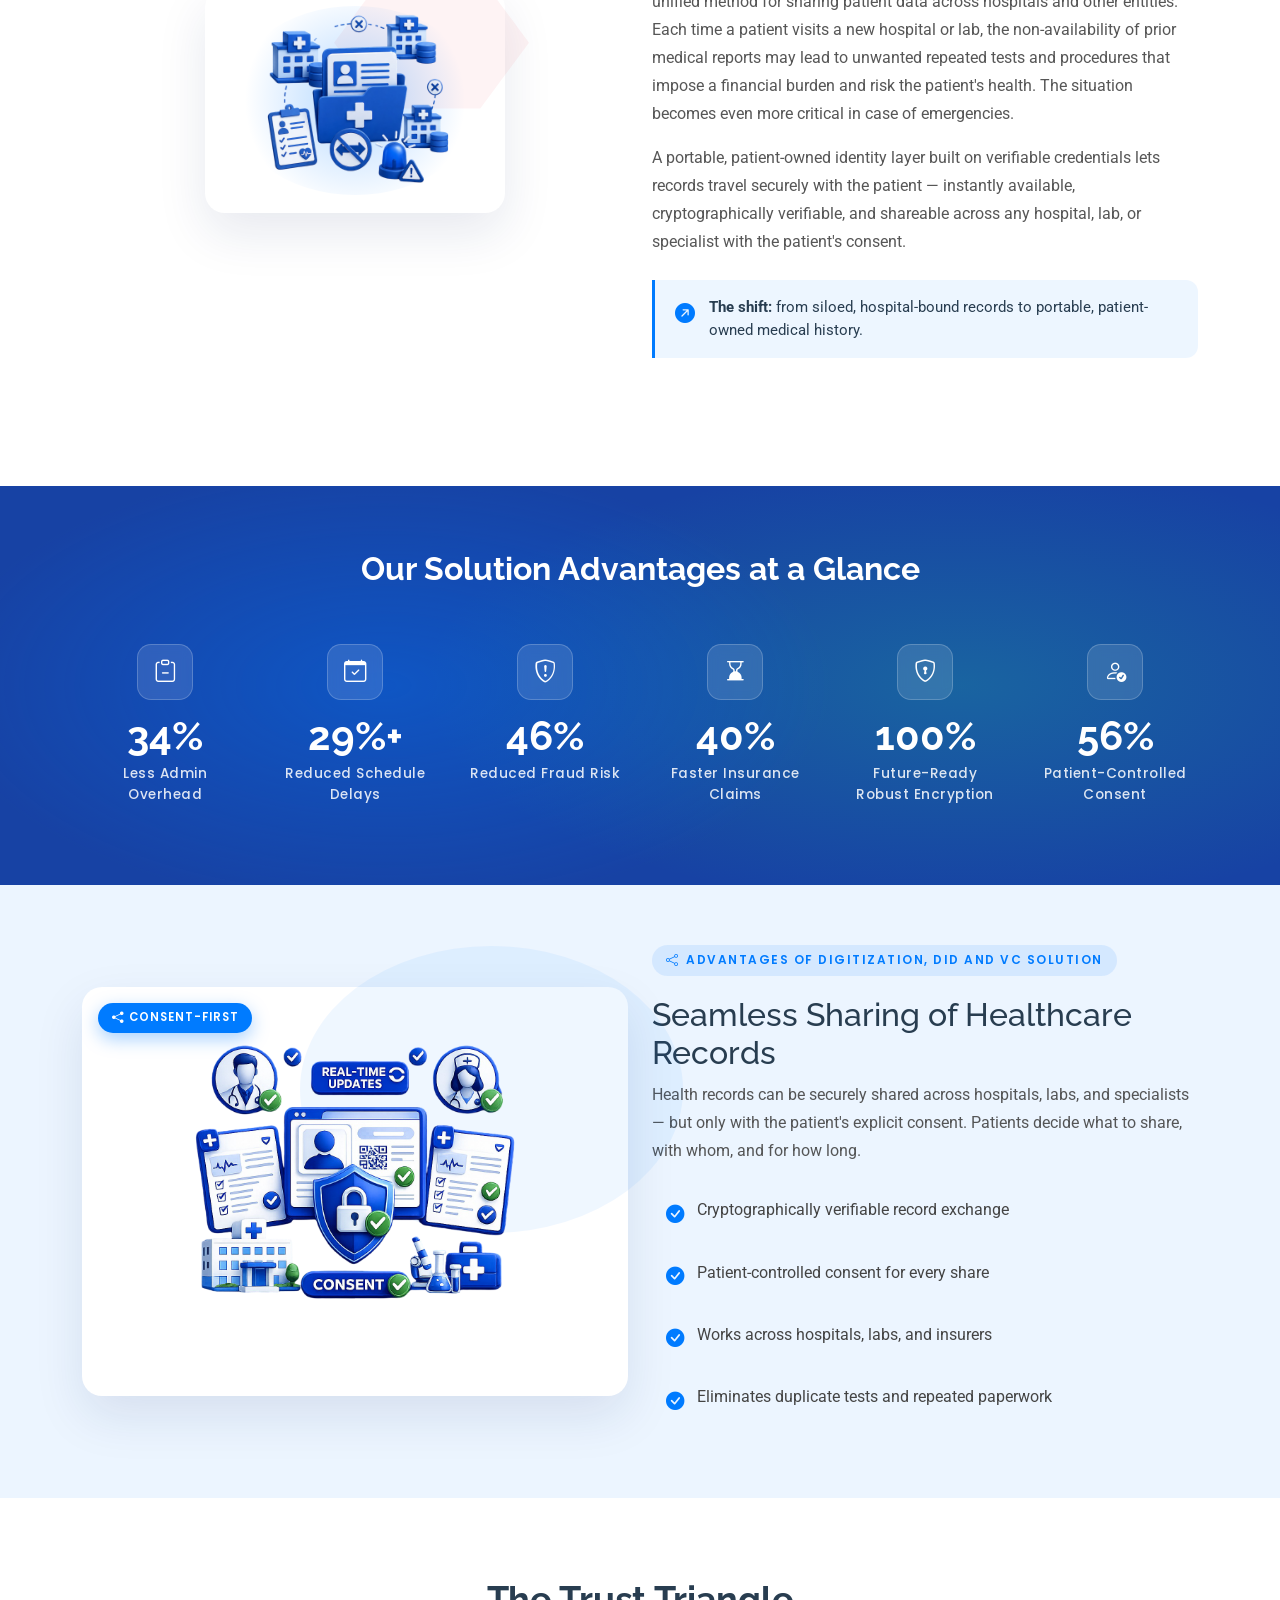
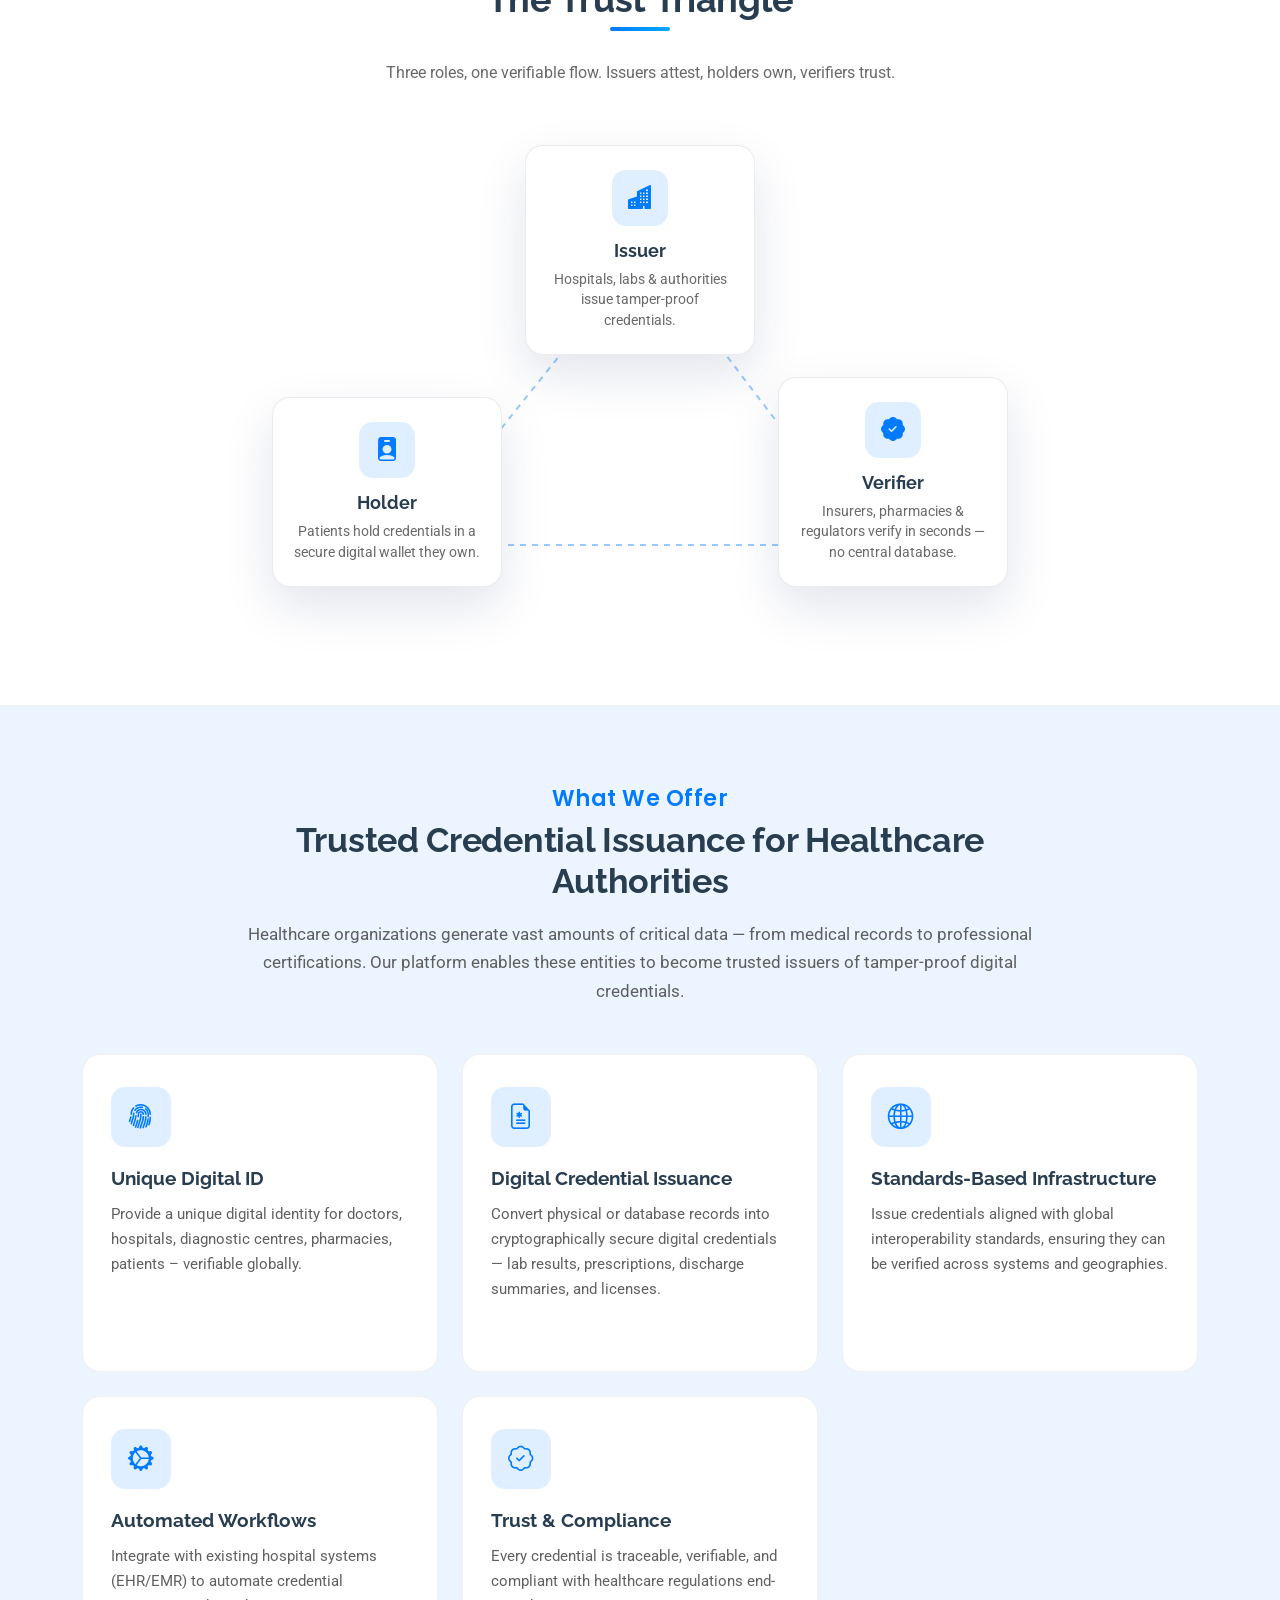
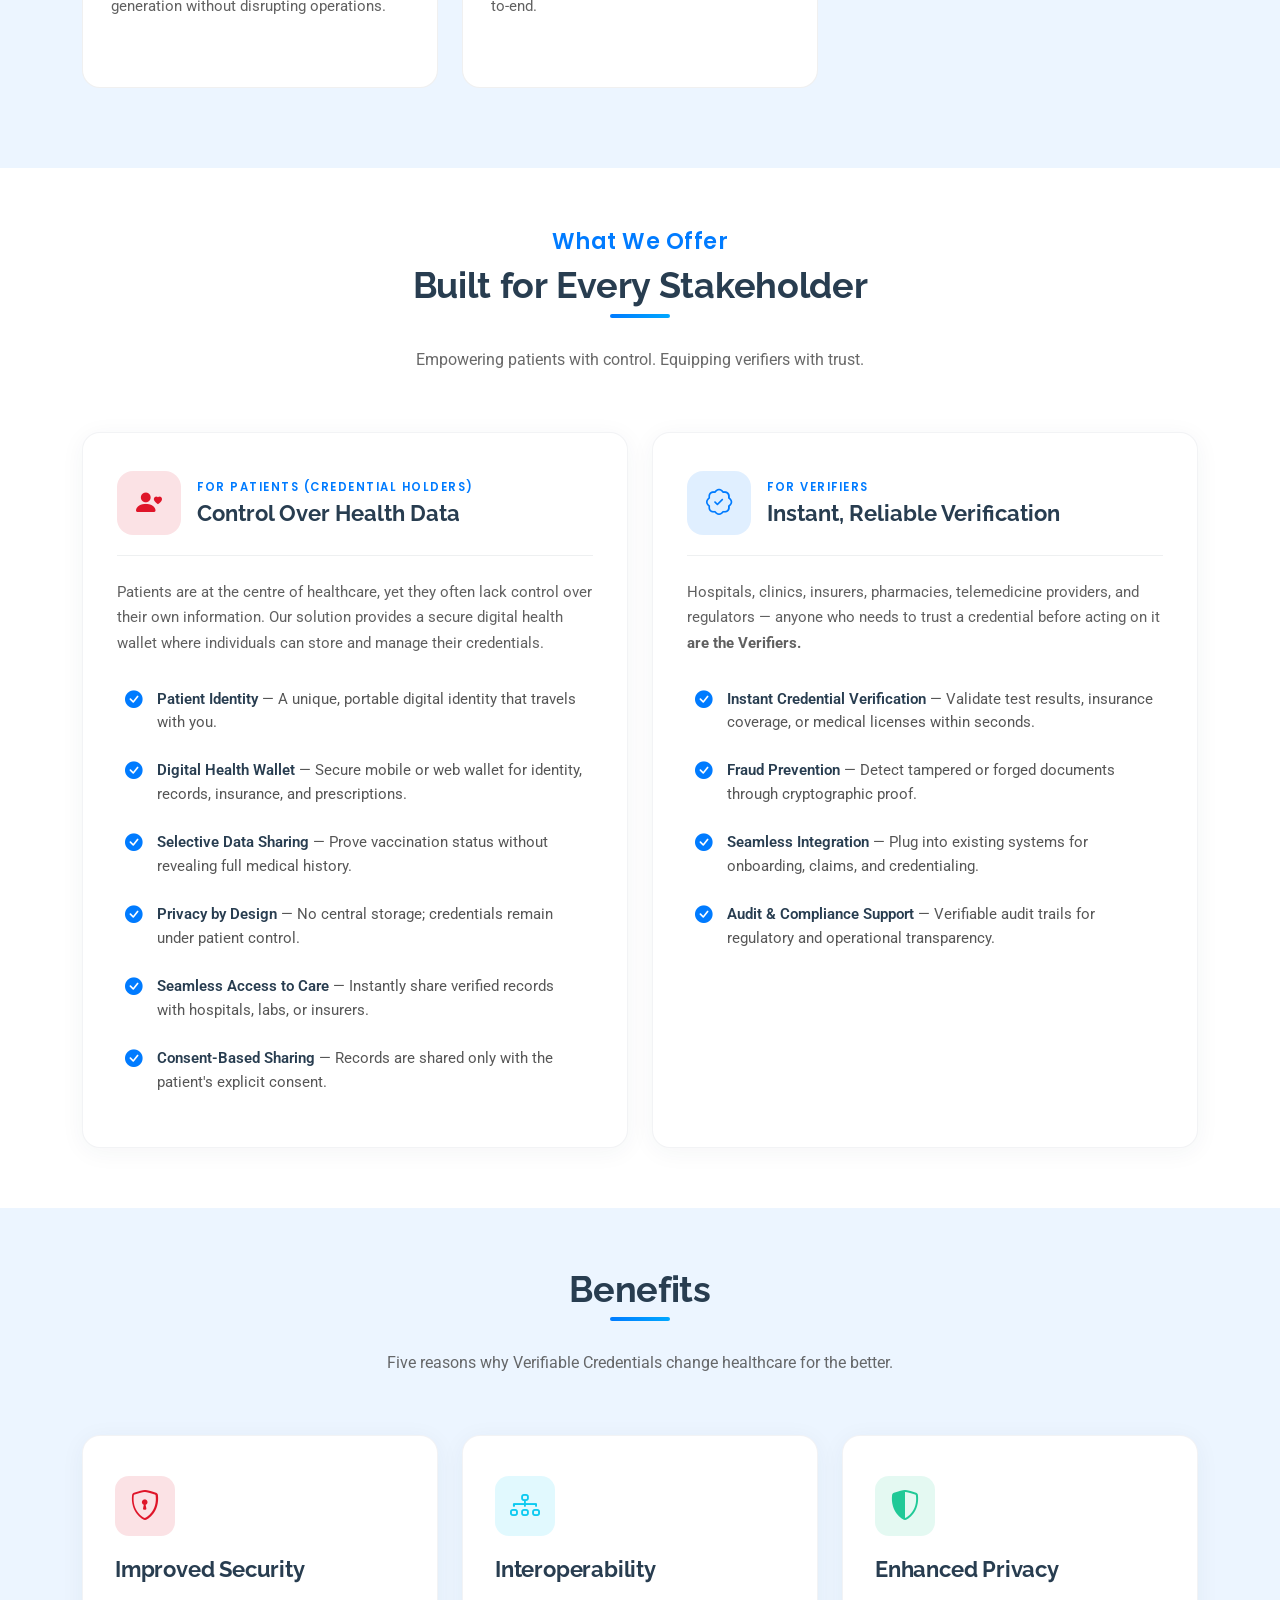
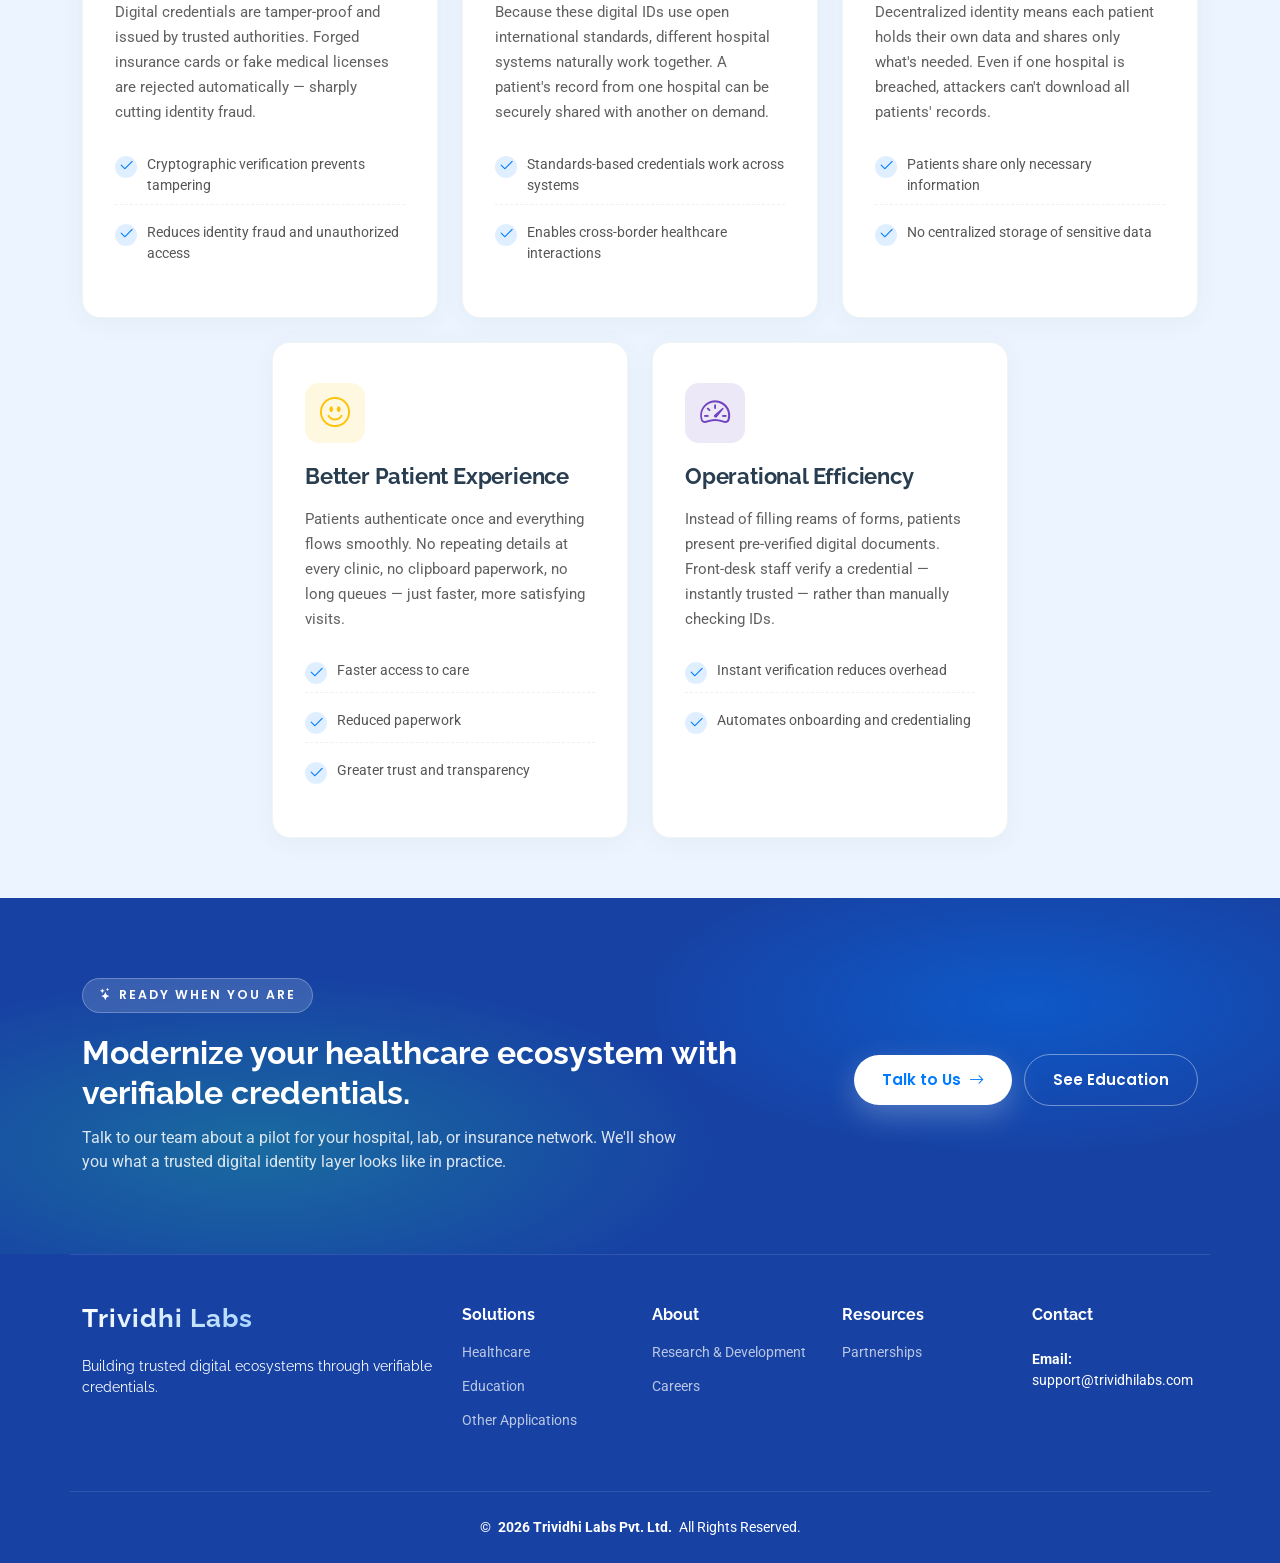
<file: healthcare.html>
<!DOCTYPE html>
<html lang="en">

<head>
  <meta charset="utf-8">
  <meta content="width=device-width, initial-scale=1.0" name="viewport">
  <title>Healthcare - Trividhi Labs</title>
  <meta name="description" content="Secure, patient-centric, interoperable digital health infrastructure powered by verifiable credentials.">

  <!-- Favicons -->
  <link rel="icon" type="image/x-icon" href="assets/img/favicon.ico">
  <link rel="icon" type="image/svg+xml" href="assets/img/favicon.svg">
  <link rel="icon" type="image/png" sizes="96x96" href="assets/img/favicon-96x96.png">
  <link rel="apple-touch-icon" sizes="180x180" href="assets/img/apple-touch-icon.png">
  <link rel="manifest" href="assets/img/site.webmanifest">
  <meta name="theme-color" content="#007bff">

  <link href="https://fonts.googleapis.com" rel="preconnect">
  <link href="https://fonts.gstatic.com" rel="preconnect" crossorigin>
  <link href="https://fonts.googleapis.com/css2?family=Roboto:ital,wght@0,100;0,300;0,400;0,500;0,700;0,900;1,100;1,300;1,400;1,500;1,700;1,900&family=Poppins:ital,wght@0,100;0,200;0,300;0,400;0,500;0,600;0,700;0,800;0,900;1,100;1,200;1,300;1,400;1,500;1,600;1,700;1,800;1,900&family=Raleway:ital,wght@0,100;0,200;0,300;0,400;0,500;0,600;0,700;0,800;0,900;1,100;1,200;1,300;1,400;1,500;1,600;1,700;1,800;1,900&display=swap" rel="stylesheet">

  <link href="assets/vendor/bootstrap/css/bootstrap.min.css" rel="stylesheet">
  <link href="assets/vendor/bootstrap-icons/bootstrap-icons.css" rel="stylesheet">
  <link href="assets/vendor/aos/aos.css" rel="stylesheet">
  <link href="assets/vendor/glightbox/css/glightbox.min.css" rel="stylesheet">
  <link href="assets/vendor/swiper/swiper-bundle.min.css" rel="stylesheet">

  <link href="assets/css/main.css" rel="stylesheet">
</head>

<body class="index-page">

  <header id="header" class="header d-flex align-items-center sticky-top">
    <div class="container-fluid container-xl position-relative d-flex align-items-center justify-content-between">
      <a href="index.html" class="logo d-flex align-items-center">
        <img src="assets/img/Trividhi_Labs_Logo2_final.svg" alt="Trividhi Labs">
      </a>
      <nav id="navmenu" class="navmenu">
        <ul>
          <li><a href="index.html">Home</a></li>
          <li class="dropdown">
            <a href="#"><span>Solutions</span> <i class="bi bi-chevron-down toggle-dropdown"></i></a>
            <ul>
              <li><a href="healthcare.html" class="active">Healthcare</a></li>
              <li><a href="education.html">Education</a></li>
              <li><a href="other-applications.html">Other Applications</a></li>
            </ul>
          </li>
          <li><a href="careers.html">Careers</a></li>
          <li><a href="research-development.html">Research &amp; Development</a></li>
          <li><a href="contact.html">Contact Us</a></li>
        </ul>
        <i class="mobile-nav-toggle d-xl-none bi bi-list"></i>
      </nav>
    </div>
  </header>

  <main class="main">

    <!-- ====== ENHANCED HERO ====== -->
    <section id="hero" class="hero section dark-background page-hero hero-enhanced">
      <div class="hero-mesh" aria-hidden="true"></div>
      <div class="hero-bg-shapes" aria-hidden="true">
        <span class="shape shape-1"></span>
        <span class="shape shape-2"></span>
        <span class="shape shape-3"></span>
      </div>

      <div class="container position-relative">
        <div class="row gy-4 justify-content-center text-center">
          <div class="col-lg-10">
            <span class="hero-eyebrow" data-aos="fade-up" data-aos-delay="100">
              <i class="bi bi-heart-pulse"></i> Healthcare Solution
            </span>
            <h1 data-aos="fade-up" data-aos-delay="200">Digital Health <span class="hero-accent">Infrastructure</span></h1>
            <p class="hero-tagline" data-aos="fade-up" data-aos-delay="250">
              <span class="tag-word">Secure</span>
              <span class="tag-word">Patient-Centric</span>
              <span class="tag-word">Interoperable</span>
            </p>
            <p class="hero-description" data-aos="fade-up" data-aos-delay="300">Healthcare ecosystem is undergoing a digital transformation everywhere — but identity and data related to authorities, patients, records, processes, etc., remain fragmented, insecure, and inefficient. Our digital identity and verifiable credentials platform enables trusted, privacy-first identity and data exchange across patients, providers, payers, and regulators.</p>

            <!-- <div class="hero-stats" data-aos="fade-up" data-aos-delay="400">
              <div class="hero-stat">
                <span class="hero-stat-num"><span class="purecounter" data-purecounter-start="0" data-purecounter-end="99" data-purecounter-duration="2">0</span>.<span class="purecounter" data-purecounter-start="0" data-purecounter-end="9" data-purecounter-duration="2">0</span>%</span>
                <span class="hero-stat-label">Verification Accuracy</span>
              </div>
              <div class="hero-stat-divider"></div>
              <div class="hero-stat">
                <span class="hero-stat-num">&lt;<span class="purecounter" data-purecounter-start="0" data-purecounter-end="1" data-purecounter-duration="2">0</span>s</span>
                <span class="hero-stat-label">Avg Verification Time</span>
              </div>
              <div class="hero-stat-divider"></div>
              <div class="hero-stat">
                <span class="hero-stat-num"><span class="purecounter" data-purecounter-start="0" data-purecounter-end="100" data-purecounter-duration="2">0</span>%</span>
                <span class="hero-stat-label">Patient Consent</span>
              </div>
            </div> -->

            <div class="hero-scroll-cue" data-aos="fade-up" data-aos-delay="600" aria-hidden="true">
              <span></span>
            </div>
          </div>
        </div>
      </div>
    </section><!-- /Page Hero -->

    <!-- ====== NEED FOR DIGITIZATION ====== -->
    <section id="need-digitization" class="need-digitization section section-bridge">
      <div class="container section-title" data-aos="fade-up">
        <h2>Need for Digitization</h2>
        <p>Healthcare systems still rely heavily on manual processes, fragmented records, and paper-based workflows. Digitization is no longer optional — it is essential.</p>
      </div>

      <div class="container">

        <!-- Row 1 -->
        <div class="row gy-4 align-items-center feature-row" data-step="1">
          <div class="col-lg-6" data-aos="fade-right">
            <div class="feature-image feature-image-decorated" data-shape="circle" data-tint="red">
              <!-- <div class="feature-image-chip"><span>01</span> Challenge</div> -->
              <img src="assets/img/high-administrative-overhead (2).png" alt="High administrative overhead in healthcare" class="img-fluid">
            </div>
          </div>
          <div class="col-lg-6" data-aos="fade-left">
            <div class="feature-text">
              <!-- <span class="feature-eyebrow"><i class="bi bi-clipboard-data"></i> Challenge 01</span> -->
              <h3>High Administrative Overhead</h3>
              <p>Administrative tasks consume a significant portion of healthcare resources. From managing patient records and billing to coordinating between departments, staff often spend more time on paperwork than on patient care.</p>
              <p>Digitization streamlines these processes by automating routine tasks, reducing duplication, and enabling seamless data exchange across systems. This not only lowers operational costs but also allows healthcare professionals to focus on what matters most — delivering quality care.</p>
              <div class="feature-impact">
                <i class="bi bi-arrow-up-right-circle-fill"></i>
                <span><strong>The shift:</strong> from paperwork-heavy operations to automated, patient-focused care.</span>
              </div>
            </div>
          </div>
        </div>

        <!-- Row 2 -->
        <div class="row gy-4 align-items-center feature-row feature-row-reverse" data-step="2">
          <div class="col-lg-6 order-lg-2" data-aos="fade-left">
            <div class="feature-image feature-image-decorated" data-shape="blob" data-tint="amber">
              <!-- <div class="feature-image-chip"><span>02</span> Challenge</div> -->
              <img src="assets/img/schedule-delays (2).png" alt="Schedule delays in healthcare" class="img-fluid">
            </div>
          </div>
          <div class="col-lg-6 order-lg-1" data-aos="fade-right">
            <div class="feature-text">
              <!-- <span class="feature-eyebrow"><i class="bi bi-calendar-x"></i> Challenge 02</span> -->
              <h3>Schedule Delays</h3>
              <p>Appointment scheduling in traditional systems is often fragmented and inefficient. Miscommunication, manual coordination, and lack of real-time visibility can lead to long wait times, missed appointments, and underutilized resources.</p>
              <p>Digital solutions introduce intelligent scheduling systems that provide real-time updates, optimize resource allocation, and enable patients to book and manage appointments. The result is a smoother, faster, and more predictable care experience.</p>
              <div class="feature-impact">
                <i class="bi bi-arrow-up-right-circle-fill"></i>
                <span><strong>The shift:</strong> real-time scheduling that respects everyone's time.</span>
              </div>
            </div>
          </div>
        </div>

        <!-- Row 3 -->
        <div class="row gy-4 align-items-center feature-row" data-step="3">
          <div class="col-lg-6" data-aos="fade-right">
            <div class="feature-image feature-image-decorated" data-shape="hex" data-tint="purple">
              <!-- <div class="feature-image-chip"><span>03</span> Challenge</div> -->
              <img src="assets/img/fraud-risk (2).png" alt="Fraud risk in healthcare" class="img-fluid">
            </div>
          </div>
          <div class="col-lg-6" data-aos="fade-left">
            <div class="feature-text">
              <!-- <span class="feature-eyebrow"><i class="bi bi-exclamation-triangle"></i> Challenge 03</span> -->
              <h3>Fraud Risk</h3>
              <p>Healthcare fraud — ranging from forged documents to identity misuse — poses a serious challenge to the industry. Paper-based systems and siloed data make it difficult to verify authenticity and detect inconsistencies.</p>
              <p>Digital systems, especially those built on secure and verifiable frameworks, significantly reduce fraud risk. By ensuring that every record is authentic, traceable, and tamper-resistant, digitization builds trust across the ecosystem and protects both organizations and patients.</p>
              <div class="feature-impact">
                <i class="bi bi-arrow-up-right-circle-fill"></i>
                <span><strong>The shift:</strong> tamper-proof records that earn trust by design.</span>
              </div>
            </div>
          </div>
        </div>

        <!-- Row 4 -->
        <div class="row gy-4 align-items-center feature-row feature-row-reverse" data-step="4">
          <div class="col-lg-6 order-lg-2" data-aos="fade-left">
            <div class="feature-image feature-image-decorated" data-shape="blob" data-tint="teal">
              <!-- <div class="feature-image-chip"><span>04</span> Challenge</div> -->
              <img src="assets/img/insurance-processing-delays (2).png" alt="Insurance processing delays" class="img-fluid">
            </div>
          </div>
          <div class="col-lg-6 order-lg-1" data-aos="fade-right">
            <div class="feature-text">
              <!-- <span class="feature-eyebrow"><i class="bi bi-hourglass-split"></i> Challenge 04</span> -->
              <h3>Insurance Processing Delays</h3>
              <p>Insurance claims are frequently delayed due to incomplete documentation, manual verification processes, and lack of interoperability between providers and insurers. These delays can impact both healthcare providers' cash flow and patients' access to timely care.</p>
              <p>Digitization enables faster, more accurate claims processing by ensuring that all required data is securely shared and instantly verifiable. Automated workflows reduce errors and eliminate the need for repeated back-and-forth communication.</p>
              <div class="feature-impact">
                <i class="bi bi-arrow-up-right-circle-fill"></i>
                <span><strong>The shift:</strong> claims that settle in hours, not weeks.</span>
              </div>
            </div>
          </div>
        </div>

        <!-- Row 5 -->
        <div class="row gy-4 align-items-center feature-row" data-step="5">
          <div class="col-lg-6" data-aos="fade-right">
            <div class="feature-image feature-image-decorated" data-shape="hex" data-tint="red">
              <!-- <div class="feature-image-chip"><span>05</span> Challenge</div> -->
              <img src="assets/img/medi_no_data_sharing_currenrtly.png" alt="Lack of portability of medical data and records" class="img-fluid">
            </div>
          </div>
          <div class="col-lg-6" data-aos="fade-left">
            <div class="feature-text">
              <!-- <span class="feature-eyebrow"><i class="bi bi-shuffle"></i> Challenge 05</span> -->
              <h3>Lack of Portability of Medical Data / Records</h3>
              <p>Currently hospitals and labs each have their own method of managing patient identity and the associated medical records, and hence there is no unified method for sharing patient data across hospitals and other entities. Each time a patient visits a new hospital or lab, the non-availability of prior medical reports may lead to unwanted repeated tests and procedures that impose a financial burden and risk the patient's health. The situation becomes even more critical in case of emergencies.</p>
              <p>A portable, patient-owned identity layer built on verifiable credentials lets records travel securely with the patient — instantly available, cryptographically verifiable, and shareable across any hospital, lab, or specialist with the patient's consent.</p>
              <div class="feature-impact">
                <i class="bi bi-arrow-up-right-circle-fill"></i>
                <span><strong>The shift:</strong> from siloed, hospital-bound records to portable, patient-owned medical history.</span>
              </div>
            </div>
          </div>
        </div>

      </div>
    </section><!-- /Need for Digitization -->

    <!-- ====== STATS STRIP ====== -->
    <section id="stats-strip" class="stats-strip dark-background">
      <div class="stats-strip-mesh" aria-hidden="true"></div>
      <div class="container">
        <h2 class="stats-strip-title text-center" data-aos="fade-up">Our Solution Advantages at a Glance</h2>
        <div class="row gy-4 justify-content-center text-center">
          <div class="col-lg-2 col-md-4" data-aos="zoom-in" data-aos-delay="100">
            <div class="stat-block">
              <div class="stat-icon"><i class="bi bi-clipboard-minus"></i></div>
              <div class="stat-num"><span class="purecounter" data-purecounter-start="0" data-purecounter-end="60" data-purecounter-duration="2">0</span>%</div>
              <div class="stat-label">Less Admin Overhead</div>
            </div>
          </div>
          <div class="col-lg-2 col-md-4" data-aos="zoom-in" data-aos-delay="200">
            <div class="stat-block">
              <div class="stat-icon"><i class="bi bi-calendar-check"></i></div>
              <div class="stat-num"><span class="purecounter" data-purecounter-start="0" data-purecounter-end="50" data-purecounter-duration="2">0</span>%+</div>
              <div class="stat-label">Reduced Schedule Delays</div>
            </div>
          </div>
          <div class="col-lg-2 col-md-4" data-aos="zoom-in" data-aos-delay="300">
            <div class="stat-block">
              <div class="stat-icon"><i class="bi bi-shield-exclamation"></i></div>
              <div class="stat-num"><span class="purecounter" data-purecounter-start="0" data-purecounter-end="80" data-purecounter-duration="2">0</span>%</div>
              <div class="stat-label">Reduced Fraud Risk</div>
            </div>
          </div>
          <div class="col-lg-2 col-md-4" data-aos="zoom-in" data-aos-delay="400">
            <div class="stat-block">
              <div class="stat-icon"><i class="bi bi-hourglass-bottom"></i></div>
              <div class="stat-num"><span class="purecounter" data-purecounter-start="0" data-purecounter-end="70" data-purecounter-duration="2">0</span>%</div>
              <div class="stat-label">Faster Insurance Claims</div>
            </div>
          </div>
          <div class="col-lg-2 col-md-4" data-aos="zoom-in" data-aos-delay="500">
            <div class="stat-block">
              <div class="stat-icon"><i class="bi bi-shield-lock"></i></div>
              <div class="stat-num">100%</div>
              <div class="stat-label">Future-Ready Robust Encryption</div>
            </div>
          </div>
          <div class="col-lg-2 col-md-4" data-aos="zoom-in" data-aos-delay="600">
            <div class="stat-block">
              <div class="stat-icon"><i class="bi bi-person-check"></i></div>
              <div class="stat-num"><span class="purecounter" data-purecounter-start="0" data-purecounter-end="100" data-purecounter-duration="2">0</span>%</div>
              <div class="stat-label">Patient-Controlled Consent</div>
            </div>
          </div>
        </div>
      </div>
    </section><!-- /Stats Strip -->

    <!-- ====== SEAMLESS SHARING ====== -->
    <section id="seamless-sharing" class="seamless-sharing section light-background">
      <div class="container">
        <div class="row gy-4 align-items-center">
          <div class="col-lg-6" data-aos="fade-right">
            <div class="feature-image feature-image-decorated feature-image-lg" data-shape="circle" data-tint="blue">
              <div class="feature-image-chip"><i class="bi bi-share-fill"></i> Consent-First</div>
              <img src="assets/img/medi_seamless_sharing.png" alt="Seamless sharing of healthcare records" class="img-fluid">
            </div>
          </div>
          <div class="col-lg-6" data-aos="fade-left">
            <div class="feature-text">
              <span class="feature-eyebrow"><i class="bi bi-share"></i> Advantages of Digitization, DID and VC Solution</span>
              <h2>Seamless Sharing of Healthcare Records</h2>
              <p>Health records can be securely shared across hospitals, labs, and specialists — but only with the patient's explicit consent. Patients decide what to share, with whom, and for how long.</p>
              <ul class="feature-list">
                <li><i class="bi bi-check-circle-fill"></i><span>Cryptographically verifiable record exchange</span></li>
                <li><i class="bi bi-check-circle-fill"></i><span>Patient-controlled consent for every share</span></li>
                <li><i class="bi bi-check-circle-fill"></i><span>Works across hospitals, labs, and insurers</span></li>
                <li><i class="bi bi-check-circle-fill"></i><span>Eliminates duplicate tests and repeated paperwork</span></li>
              </ul>
            </div>
          </div>
        </div>
      </div>
    </section><!-- /Seamless Sharing -->

    <!-- ====== HOW IT WORKS — Trust Triangle ====== -->
    <section id="how-it-works" class="how-it-works section">
      <div class="container section-title" data-aos="fade-up">
        
        <h2>The Trust Triangle</h2>
        <p>Three roles, one verifiable flow. Issuers attest, holders own, verifiers trust.</p>
      </div>

      <div class="container" data-aos="fade-up" data-aos-delay="150">
        <div class="trust-triangle">
          <svg class="trust-triangle-svg" viewBox="0 0 800 480" preserveAspectRatio="xMidYMid meet" aria-hidden="true">
            <defs>
              <marker id="arrowhead" markerWidth="10" markerHeight="10" refX="6" refY="3" orient="auto">
                <polygon points="0 0, 6 3, 0 6" fill="#007bff" opacity="0.7"/>
              </marker>
            </defs>
            <path class="flow-line" d="M 400 110 L 200 360" stroke="#007bff" stroke-width="2" stroke-dasharray="6 6" fill="none"/>
            <path class="flow-line" d="M 220 400 L 580 400" stroke="#007bff" stroke-width="2" stroke-dasharray="6 6" fill="none"/>
            <path class="flow-line" d="M 600 360 L 410 110" stroke="#007bff" stroke-width="2" stroke-dasharray="6 6" fill="none"/>
            <circle class="flow-dot flow-dot-1" r="6" fill="#007bff"/>
            <circle class="flow-dot flow-dot-2" r="6" fill="#20c997"/>
            <circle class="flow-dot flow-dot-3" r="6" fill="#df1529"/>
          </svg>

          <div class="trust-node trust-node-issuer">
            <div class="trust-node-icon"><i class="bi bi-buildings-fill"></i></div>
            <div class="trust-node-body">
              <h4>Issuer</h4>
              <p>Hospitals, labs &amp; authorities issue tamper-proof credentials.</p>
            </div>
          </div>

          <div class="trust-node trust-node-holder">
            <div class="trust-node-icon"><i class="bi bi-person-badge-fill"></i></div>
            <div class="trust-node-body">
              <h4>Holder</h4>
              <p>Patients hold credentials in a secure digital wallet they own.</p>
            </div>
          </div>

          <div class="trust-node trust-node-verifier">
            <div class="trust-node-icon"><i class="bi bi-patch-check-fill"></i></div>
            <div class="trust-node-body">
              <h4>Verifier</h4>
              <p>Insurers, pharmacies &amp; regulators verify in seconds — no central database.</p>
            </div>
          </div>
        </div>
      </div>
    </section><!-- /How It Works -->

    <!-- ====== WHAT WE OFFER ====== -->
    <section id="what-we-offer" class="what-we-offer section light-background">
      <div class="container">
        <div class="row gy-4 justify-content-center text-center mb-5">
          <div class="col-lg-9">
            <!-- <div class="offer-badge" data-aos="fade-up"><i class="bi bi-shield-check"></i> What We Offer</div> -->
            <h2 data-aos="fade-up" data-aos-delay="100">
              <span class="offer-eyebrow">What We Offer</span>
              Trusted Credential Issuance for Healthcare Authorities
            </h2>
            <p data-aos="fade-up" data-aos-delay="200">Healthcare organizations generate vast amounts of critical data — from medical records to professional certifications. Our platform enables these entities to become trusted issuers of tamper-proof digital credentials.</p>
          </div>
        </div>

        <div class="row gy-4">

          <div class="col-lg-4 col-md-6" data-aos="fade-up" data-aos-delay="100">
            <div class="offer-card offer-card-enhanced">
              <div class="offer-card-glow"></div>
              <div class="offer-icon"><i class="bi bi-fingerprint"></i></div>
              <h4>Unique Digital ID</h4>
              <p>Provide a unique digital identity for doctors, hospitals, diagnostic centres, pharmacies, patients – verifiable globally.</p>
              <span class="offer-card-arrow"><i class="bi bi-arrow-up-right"></i></span>
            </div>
          </div>

          <div class="col-lg-4 col-md-6" data-aos="fade-up" data-aos-delay="200">
            <div class="offer-card offer-card-enhanced">
              <div class="offer-card-glow"></div>
              <div class="offer-icon"><i class="bi bi-file-earmark-medical"></i></div>
              <h4>Digital Credential Issuance</h4>
              <p>Convert physical or database records into cryptographically secure digital credentials — lab results, prescriptions, discharge summaries, and licenses.</p>
              <span class="offer-card-arrow"><i class="bi bi-arrow-up-right"></i></span>
            </div>
          </div>

          <div class="col-lg-4 col-md-6" data-aos="fade-up" data-aos-delay="300">
            <div class="offer-card offer-card-enhanced">
              <div class="offer-card-glow"></div>
              <div class="offer-icon"><i class="bi bi-globe2"></i></div>
              <h4>Standards-Based Infrastructure</h4>
              <p>Issue credentials aligned with global interoperability standards, ensuring they can be verified across systems and geographies.</p>
              <span class="offer-card-arrow"><i class="bi bi-arrow-up-right"></i></span>
            </div>
          </div>

          <div class="col-lg-4 col-md-6" data-aos="fade-up" data-aos-delay="400">
            <div class="offer-card offer-card-enhanced">
              <div class="offer-card-glow"></div>
              <div class="offer-icon"><i class="bi bi-gear-wide-connected"></i></div>
              <h4>Automated Workflows</h4>
              <p>Integrate with existing hospital systems (EHR/EMR) to automate credential generation without disrupting operations.</p>
              <span class="offer-card-arrow"><i class="bi bi-arrow-up-right"></i></span>
            </div>
          </div>

          <div class="col-lg-4 col-md-6" data-aos="fade-up" data-aos-delay="500">
            <div class="offer-card offer-card-enhanced">
              <div class="offer-card-glow"></div>
              <div class="offer-icon"><i class="bi bi-patch-check"></i></div>
              <h4>Trust &amp; Compliance</h4>
              <p>Every credential is traceable, verifiable, and compliant with healthcare regulations end-to-end.</p>
              <span class="offer-card-arrow"><i class="bi bi-arrow-up-right"></i></span>
            </div>
          </div>

        </div>
      </div>
    </section><!-- /What We Offer -->

    <!-- ====== STAKEHOLDER LISTS ====== -->
    <section id="stakeholder-lists" class="stakeholder-lists section">
      <div class="container section-title" data-aos="fade-up">
        <h2><span class="offer-eyebrow">What We Offer</span>Built for Every Stakeholder</h2>
        <p>Empowering patients with control. Equipping verifiers with trust.</p>
      </div>

      <div class="container">
        <div class="row gy-4">

          <div class="col-lg-6" data-aos="fade-right" data-aos-delay="100">
            <div class="stakeholder-card stakeholder-card-enhanced">
              <div class="stakeholder-header">
                <div class="stakeholder-icon" style="--icon-color:#df1529;--icon-bg:rgba(223,21,41,0.12);">
                  <i class="bi bi-person-heart"></i>
                </div>
                <div>
                  <span class="stakeholder-eyebrow">For Patients (Credential Holders)</span>
                  <h3>Control Over Health Data</h3>
                </div>
              </div>
              <p class="stakeholder-intro">Patients are at the centre of healthcare, yet they often lack control over their own information. Our solution provides a secure digital health wallet where individuals can store and manage their credentials.</p>
              <ul class="stakeholder-list">
                <li><i class="bi bi-check-circle-fill"></i><span><strong>Patient Identity</strong> — A unique, portable digital identity that travels with you.</span></li>
                <li><i class="bi bi-check-circle-fill"></i><span><strong>Digital Health Wallet</strong> — Secure mobile or web wallet for identity, records, insurance, and prescriptions.</span></li>
                <li><i class="bi bi-check-circle-fill"></i><span><strong>Selective Data Sharing</strong> — Prove vaccination status without revealing full medical history.</span></li>
                <li><i class="bi bi-check-circle-fill"></i><span><strong>Privacy by Design</strong> — No central storage; credentials remain under patient control.</span></li>
                <li><i class="bi bi-check-circle-fill"></i><span><strong>Seamless Access to Care</strong> — Instantly share verified records with hospitals, labs, or insurers.</span></li>
                <li><i class="bi bi-check-circle-fill"></i><span><strong>Consent-Based Sharing</strong> — Records are shared only with the patient's explicit consent.</span></li>
              </ul>
            </div>
          </div>

          <div class="col-lg-6" data-aos="fade-left" data-aos-delay="200">
            <div class="stakeholder-card stakeholder-card-enhanced">
              <div class="stakeholder-header">
                <div class="stakeholder-icon" style="--icon-color:#007bff;--icon-bg:rgba(0,123,255,0.12);">
                  <i class="bi bi-patch-check"></i>
                </div>
                <div>
                  <span class="stakeholder-eyebrow">For Verifiers</span>
                  <h3>Instant, Reliable Verification</h3>
                </div>
              </div>
              <p class="stakeholder-intro">Hospitals, clinics, insurers, pharmacies, telemedicine providers, and regulators — anyone who needs to trust a credential before acting on it<strong> are the Verifiers.</strong></p>
              <ul class="stakeholder-list">
                <li><i class="bi bi-check-circle-fill"></i><span><strong>Instant Credential Verification</strong> — Validate test results, insurance coverage, or medical licenses within seconds.</span></li>
                <li><i class="bi bi-check-circle-fill"></i><span><strong>Fraud Prevention</strong> — Detect tampered or forged documents through cryptographic proof.</span></li>
                <li><i class="bi bi-check-circle-fill"></i><span><strong>Seamless Integration</strong> — Plug into existing systems for onboarding, claims, and credentialing.</span></li>
                <li><i class="bi bi-check-circle-fill"></i><span><strong>Audit &amp; Compliance Support</strong> — Verifiable audit trails for regulatory and operational transparency.</span></li>
              </ul>
            </div>
          </div>

        </div>
      </div>
    </section><!-- /Stakeholder Lists -->

    <!-- ====== BENEFITS ====== -->
    <section id="benefits" class="benefits section light-background">
      <div class="container section-title" data-aos="fade-up">
        
        <h2>Benefits</h2>
        <p>Five reasons why Verifiable Credentials change healthcare for the better.</p>
      </div>

      <div class="container">
        <div class="row gy-4 justify-content-center">

          <div class="col-lg-4 col-md-6" data-aos="fade-up" data-aos-delay="100">
            <div class="benefit-card benefit-card-enhanced">
              <div class="benefit-card-bg"></div>
              <div class="benefit-icon" style="--icon-color:#df1529;--icon-bg:rgba(223,21,41,0.12);">
                <i class="bi bi-shield-lock"></i>
              </div>
              <h3>Improved Security</h3>
              <p>Digital credentials are tamper-proof and issued by trusted authorities. Forged insurance cards or fake medical licenses are rejected automatically — sharply cutting identity fraud.</p>
              <ul class="benefit-list">
                <li><i class="bi bi-check2"></i><span>Cryptographic verification prevents tampering</span></li>
                <li><i class="bi bi-check2"></i><span>Reduces identity fraud and unauthorized access</span></li>
              </ul>
            </div>
          </div>

          <div class="col-lg-4 col-md-6" data-aos="fade-up" data-aos-delay="200">
            <div class="benefit-card benefit-card-enhanced">
              <div class="benefit-card-bg"></div>
              <div class="benefit-icon" style="--icon-color:#0dcaf0;--icon-bg:rgba(13,202,240,0.12);">
                <i class="bi bi-diagram-3"></i>
              </div>
              <h3>Interoperability</h3>
              <p>Because these digital IDs use open international standards, different hospital systems naturally work together. A patient's record from one hospital can be securely shared with another on demand.</p>
              <ul class="benefit-list">
                <li><i class="bi bi-check2"></i><span>Standards-based credentials work across systems</span></li>
                <li><i class="bi bi-check2"></i><span>Enables cross-border healthcare interactions</span></li>
              </ul>
            </div>
          </div>

          <div class="col-lg-4 col-md-6" data-aos="fade-up" data-aos-delay="300">
            <div class="benefit-card benefit-card-enhanced">
              <div class="benefit-card-bg"></div>
              <div class="benefit-icon" style="--icon-color:#20c997;--icon-bg:rgba(32,201,151,0.12);">
                <i class="bi bi-shield-shaded"></i>
              </div>
              <h3>Enhanced Privacy</h3>
              <p>Decentralized identity means each patient holds their own data and shares only what's needed. Even if one hospital is breached, attackers can't download all patients' records.</p>
              <ul class="benefit-list">
                <li><i class="bi bi-check2"></i><span>Patients share only necessary information</span></li>
                <li><i class="bi bi-check2"></i><span>No centralized storage of sensitive data</span></li>
              </ul>
            </div>
          </div>

          <div class="col-lg-4 col-md-6" data-aos="fade-up" data-aos-delay="400">
            <div class="benefit-card benefit-card-enhanced">
              <div class="benefit-card-bg"></div>
              <div class="benefit-icon" style="--icon-color:#ffc107;--icon-bg:rgba(255,193,7,0.12);">
                <i class="bi bi-emoji-smile"></i>
              </div>
              <h3>Better Patient Experience</h3>
              <p>Patients authenticate once and everything flows smoothly. No repeating details at every clinic, no clipboard paperwork, no long queues — just faster, more satisfying visits.</p>
              <ul class="benefit-list">
                <li><i class="bi bi-check2"></i><span>Faster access to care</span></li>
                <li><i class="bi bi-check2"></i><span>Reduced paperwork</span></li>
                <li><i class="bi bi-check2"></i><span>Greater trust and transparency</span></li>
              </ul>
            </div>
          </div>

          <div class="col-lg-4 col-md-6" data-aos="fade-up" data-aos-delay="500">
            <div class="benefit-card benefit-card-enhanced">
              <div class="benefit-card-bg"></div>
              <div class="benefit-icon" style="--icon-color:#6f42c1;--icon-bg:rgba(111,66,193,0.12);">
                <i class="bi bi-speedometer2"></i>
              </div>
              <h3>Operational Efficiency</h3>
              <p>Instead of filling reams of forms, patients present pre-verified digital documents. Front-desk staff verify a credential — instantly trusted — rather than manually checking IDs.</p>
              <ul class="benefit-list">
                <li><i class="bi bi-check2"></i><span>Instant verification reduces overhead</span></li>
                <li><i class="bi bi-check2"></i><span>Automates onboarding and credentialing</span></li>
              </ul>
            </div>
          </div>

        </div>
      </div>
    </section><!-- /Benefits -->

    <!-- ====== CTA BANNER ====== -->
    <section id="cta-banner" class="cta-banner dark-background">
      <div class="cta-banner-mesh" aria-hidden="true"></div>
      <div class="container">
        <div class="row align-items-center gy-4">
          <div class="col-lg-8" data-aos="fade-right">
            <span class="cta-eyebrow"><i class="bi bi-stars"></i> Ready when you are</span>
            <h2>Modernize your healthcare ecosystem with verifiable credentials.</h2>
            <p>Talk to our team about a pilot for your hospital, lab, or insurance network. We'll show you what a trusted digital identity layer looks like in practice.</p>
          </div>
          <div class="col-lg-4 text-lg-end" data-aos="fade-left">
            <a href="contact.html" class="btn-cta btn-cta-primary">
              <span>Talk to Us</span>
              <i class="bi bi-arrow-right"></i>
            </a>
            <a href="education.html" class="btn-cta btn-cta-ghost">
              <span>See Education</span>
            </a>
          </div>
        </div>
      </div>
    </section><!-- /CTA Banner -->

  </main>

  <footer id="footer" class="footer dark-background">
    <div class="container footer-top">
      <div class="row gy-4">

        <div class="col-lg-4 col-md-6 footer-about" data-aos="fade-up" data-aos-delay="100">
          <a href="index.html" class="logo d-flex align-items-center">
            <span class="sitename">Trividhi Labs</span>
          </a>
          <p class="mt-3">Building trusted digital ecosystems through verifiable credentials.</p>
        </div>

        <div class="col-lg-2 col-md-3 col-6 footer-links" data-aos="fade-up" data-aos-delay="200">
          <h4>Solutions</h4>
          <ul>
            <li><a href="healthcare.html">Healthcare</a></li>
            <li><a href="education.html">Education</a></li>
            <li><a href="other-applications.html">Other Applications</a></li>
          </ul>
        </div>

        <div class="col-lg-2 col-md-3 col-6 footer-links" data-aos="fade-up" data-aos-delay="300">
          <h4>About</h4>
          <ul>
            <!-- <li><a href="#" title="Coming soon">About Us</a></li> -->
            <!-- <li><a href="#" title="Coming soon">Standards</a></li> -->
            <li><a href="research-development.html">Research &amp; Development</a></li>
            <li><a href="careers.html">Careers</a></li>
          </ul>
        </div>

        <div class="col-lg-2 col-md-3 col-6 footer-links" data-aos="fade-up" data-aos-delay="400">
          <h4>Resources</h4>
          <ul>
            <!-- <li><a href="#" title="Coming soon">Press</a></li> -->
            <li><a href="contact.html">Partnerships</a></li>
            <!-- <li><a href="#" title="Coming soon">Blog</a></li> -->
          </ul>
        </div>

        <div class="col-lg-2 col-md-3 col-6 footer-links" data-aos="fade-up" data-aos-delay="500">
          <h4>Contact</h4>
          <div class="footer-contact pt-1">
            <p class="mb-0"><strong>Email:</strong></p>
            <p><span>support@trividhilabs.com</span></p>
          </div>
        </div>
      </div>
    </div>
    <div class="container copyright text-center mt-4">
      <p>© <strong class="px-1 sitename">2026 Trividhi Labs Pvt. Ltd.</strong> <span>All Rights Reserved.</span></p>
    </div>
  </footer>

  <a href="#" id="scroll-top" class="scroll-top d-flex align-items-center justify-content-center"><i class="bi bi-arrow-up-short"></i></a>
  <div id="preloader"></div>

  <script src="assets/vendor/bootstrap/js/bootstrap.bundle.min.js"></script>
  <script src="assets/vendor/aos/aos.js"></script>
  <script src="assets/vendor/glightbox/js/glightbox.min.js"></script>
  <script src="assets/vendor/purecounter/purecounter_vanilla.js"></script>
  <script src="assets/vendor/imagesloaded/imagesloaded.pkgd.min.js"></script>
  <script src="assets/vendor/isotope-layout/isotope.pkgd.min.js"></script>
  <script src="assets/vendor/swiper/swiper-bundle.min.js"></script>
  <script src="assets/js/main.js"></script>

</body>
</html>
</file>
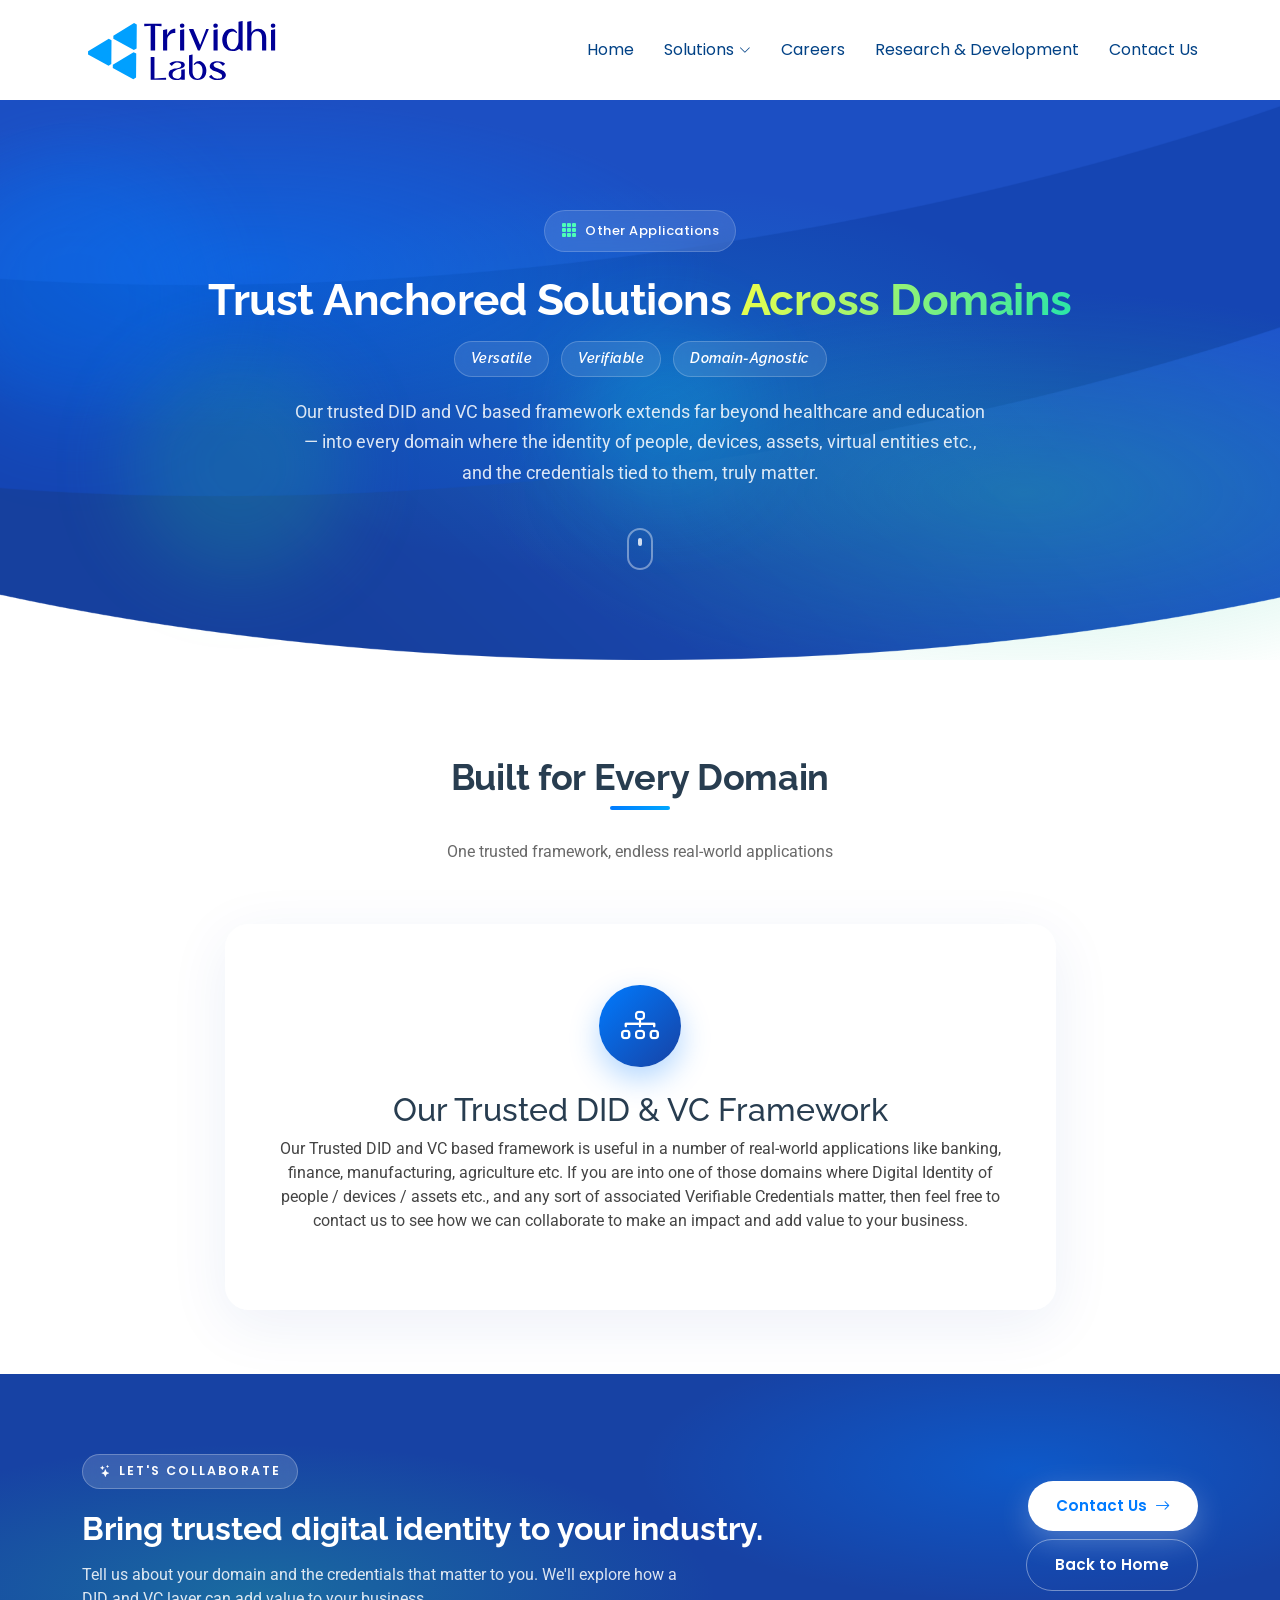
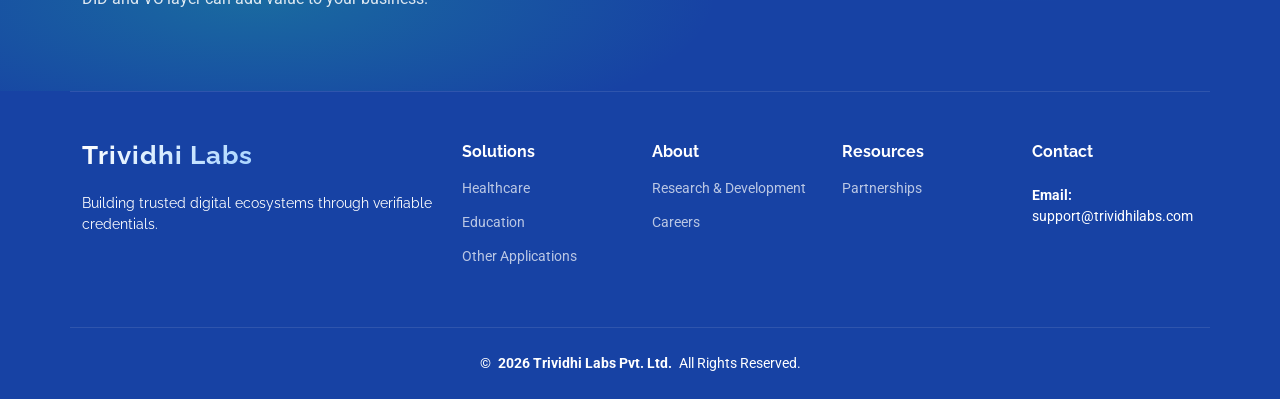
<file: other-applications.html>
<!DOCTYPE html>
<html lang="en">

<head>
  <meta charset="utf-8">
  <meta content="width=device-width, initial-scale=1.0" name="viewport">
  <title>Other Applications - Trividhi Labs</title>
  <meta name="description" content="Trusted DID and VC based framework for banking, finance, manufacturing, agriculture and many more real-world domains.">

  <!-- Favicons -->
  <link rel="icon" type="image/x-icon" href="assets/img/favicon.ico">
  <link rel="icon" type="image/svg+xml" href="assets/img/favicon.svg">
  <link rel="icon" type="image/png" sizes="96x96" href="assets/img/favicon-96x96.png">
  <link rel="apple-touch-icon" sizes="180x180" href="assets/img/apple-touch-icon.png">
  <link rel="manifest" href="assets/img/site.webmanifest">
  <meta name="theme-color" content="#007bff">

  <link href="https://fonts.googleapis.com" rel="preconnect">
  <link href="https://fonts.gstatic.com" rel="preconnect" crossorigin>
  <link href="https://fonts.googleapis.com/css2?family=Roboto:ital,wght@0,100;0,300;0,400;0,500;0,700;0,900;1,100;1,300;1,400;1,500;1,700;1,900&family=Poppins:ital,wght@0,100;0,200;0,300;0,400;0,500;0,600;0,700;0,800;0,900;1,100;1,200;1,300;1,400;1,500;1,600;1,700;1,800;1,900&family=Raleway:ital,wght@0,100;0,200;0,300;0,400;0,500;0,600;0,700;0,800;0,900;1,100;1,200;1,300;1,400;1,500;1,600;1,700;1,800;1,900&display=swap" rel="stylesheet">

  <link href="assets/vendor/bootstrap/css/bootstrap.min.css" rel="stylesheet">
  <link href="assets/vendor/bootstrap-icons/bootstrap-icons.css" rel="stylesheet">
  <link href="assets/vendor/aos/aos.css" rel="stylesheet">
  <link href="assets/vendor/glightbox/css/glightbox.min.css" rel="stylesheet">
  <link href="assets/vendor/swiper/swiper-bundle.min.css" rel="stylesheet">

  <link href="assets/css/main.css" rel="stylesheet">
</head>

<body class="index-page">

  <header id="header" class="header d-flex align-items-center sticky-top">
    <div class="container-fluid container-xl position-relative d-flex align-items-center justify-content-between">
      <a href="index.html" class="logo d-flex align-items-center">
        <img src="assets/img/Trividhi_Labs_Logo2_final.svg" alt="Trividhi Labs">
      </a>
      <nav id="navmenu" class="navmenu">
        <ul>
          <li><a href="index.html">Home</a></li>
          <li class="dropdown">
            <a href="#"><span>Solutions</span> <i class="bi bi-chevron-down toggle-dropdown"></i></a>
            <ul>
              <li><a href="healthcare.html">Healthcare</a></li>
              <li><a href="education.html">Education</a></li>
              <li><a href="other-applications.html" class="active">Other Applications</a></li>
            </ul>
          </li>
          <li><a href="careers.html">Careers</a></li>
          <li><a href="research-development.html">Research &amp; Development</a></li>
          <li><a href="contact.html">Contact Us</a></li>
        </ul>
        <i class="mobile-nav-toggle d-xl-none bi bi-list"></i>
      </nav>
    </div>
  </header>

  <main class="main">

    <!-- ====== ENHANCED HERO ====== -->
    <section id="hero" class="hero section dark-background page-hero hero-enhanced">
      <div class="hero-mesh" aria-hidden="true"></div>
      <div class="hero-bg-shapes" aria-hidden="true">
        <span class="shape shape-1"></span>
        <span class="shape shape-2"></span>
        <span class="shape shape-3"></span>
      </div>

      <div class="container position-relative">
        <div class="row gy-4 justify-content-center text-center">
          <div class="col-lg-10">
            <span class="hero-eyebrow" data-aos="fade-up" data-aos-delay="100">
              <i class="bi bi-grid-3x3-gap-fill"></i> Other Applications
            </span>
            <h1 data-aos="fade-up" data-aos-delay="200">Trust Anchored Solutions <span class="hero-accent">Across Domains</span></h1>
            <p class="hero-tagline" data-aos="fade-up" data-aos-delay="250">
              <span class="tag-word">Versatile</span>
              <span class="tag-word">Verifiable</span>
              <span class="tag-word">Domain-Agnostic</span>
            </p>
            <p class="hero-description" data-aos="fade-up" data-aos-delay="300">Our trusted DID and VC based framework extends far beyond healthcare and education — into every domain where the identity of people, devices, assets, virtual entities etc., and the credentials tied to them, truly matter.</p>

            <div class="hero-scroll-cue" data-aos="fade-up" data-aos-delay="600" aria-hidden="true">
              <span></span>
            </div>
          </div>
        </div>
      </div>
    </section><!-- /Page Hero -->

    <!-- ====== OVERVIEW ====== -->
    <section id="other-applications" class="section section-bridge">
      <div class="container section-title" data-aos="fade-up">
        <h2>Built for Every Domain</h2>
        <p>One trusted framework, endless real-world applications</p>
      </div>

      <div class="container">
        <div class="row justify-content-center">
          <div class="col-lg-9" data-aos="fade-up" data-aos-delay="100">
            <div class="trusted-future-card">
              <div class="trusted-future-icon">
                <i class="bi bi-diagram-3"></i>
              </div>
              <h2>Our Trusted DID &amp; VC Framework</h2>
              <p>
                Our Trusted DID and VC based framework is useful in a number of real-world
                applications like banking, finance, manufacturing, agriculture etc. If you are into
                one of those domains where Digital Identity of people / devices / assets etc., and any
                sort of associated Verifiable Credentials matter, then feel free to contact us to see
                how we can collaborate to make an impact and add value to your business.
              </p>
            </div>
          </div>
        </div>
      </div>
    </section><!-- /Overview -->

    <!-- ====== CTA BANNER ====== -->
    <section id="cta-banner" class="cta-banner dark-background">
      <div class="cta-banner-mesh" aria-hidden="true"></div>
      <div class="container">
        <div class="row align-items-center gy-4">
          <div class="col-lg-8" data-aos="fade-right">
            <span class="cta-eyebrow"><i class="bi bi-stars"></i> Let's collaborate</span>
            <h2>Bring trusted digital identity to your industry.</h2>
            <p>Tell us about your domain and the credentials that matter to you. We'll explore how a DID and VC layer can add value to your business.</p>
          </div>
          <div class="col-lg-4 text-lg-end" data-aos="fade-left">
            <a href="contact.html" class="btn-cta btn-cta-primary">
              <span>Contact Us</span>
              <i class="bi bi-arrow-right"></i>
            </a>
            <a href="index.html" class="btn-cta btn-cta-ghost">
              <span>Back to Home</span>
            </a>
          </div>
        </div>
      </div>
    </section><!-- /CTA Banner -->

  </main>

  <footer id="footer" class="footer dark-background">
    <div class="container footer-top">
      <div class="row gy-4">

        <div class="col-lg-4 col-md-6 footer-about" data-aos="fade-up" data-aos-delay="100">
          <a href="index.html" class="logo d-flex align-items-center">
            <span class="sitename">Trividhi Labs</span>
          </a>
          <p class="mt-3">Building trusted digital ecosystems through verifiable credentials.</p>
        </div>

        <div class="col-lg-2 col-md-3 col-6 footer-links" data-aos="fade-up" data-aos-delay="200">
          <h4>Solutions</h4>
          <ul>
            <li><a href="healthcare.html">Healthcare</a></li>
            <li><a href="education.html">Education</a></li>
            <li><a href="other-applications.html">Other Applications</a></li>
          </ul>
        </div>

        <div class="col-lg-2 col-md-3 col-6 footer-links" data-aos="fade-up" data-aos-delay="300">
          <h4>About</h4>
          <ul>
            <li><a href="research-development.html">Research &amp; Development</a></li>
            <li><a href="careers.html">Careers</a></li>
          </ul>
        </div>

        <div class="col-lg-2 col-md-3 col-6 footer-links" data-aos="fade-up" data-aos-delay="400">
          <h4>Resources</h4>
          <ul>
            <li><a href="careers.html">Partnerships</a></li>
          </ul>
        </div>

        <div class="col-lg-2 col-md-3 col-6 footer-links" data-aos="fade-up" data-aos-delay="500">
          <h4>Contact</h4>
          <div class="footer-contact pt-1">
            <p class="mb-0"><strong>Email:</strong></p>
            <p><span>support@trividhilabs.com</span></p>
          </div>
        </div>
      </div>
    </div>
    <div class="container copyright text-center mt-4">
      <p>© <strong class="px-1 sitename">2026 Trividhi Labs Pvt. Ltd.</strong> <span>All Rights Reserved.</span></p>
    </div>
  </footer>

  <a href="#" id="scroll-top" class="scroll-top d-flex align-items-center justify-content-center"><i class="bi bi-arrow-up-short"></i></a>
  <div id="preloader"></div>

  <script src="assets/vendor/bootstrap/js/bootstrap.bundle.min.js"></script>
  <script src="assets/vendor/aos/aos.js"></script>
  <script src="assets/vendor/glightbox/js/glightbox.min.js"></script>
  <script src="assets/vendor/purecounter/purecounter_vanilla.js"></script>
  <script src="assets/vendor/imagesloaded/imagesloaded.pkgd.min.js"></script>
  <script src="assets/vendor/isotope-layout/isotope.pkgd.min.js"></script>
  <script src="assets/vendor/swiper/swiper-bundle.min.js"></script>
  <script src="assets/js/main.js"></script>

</body>

</html>
</file>
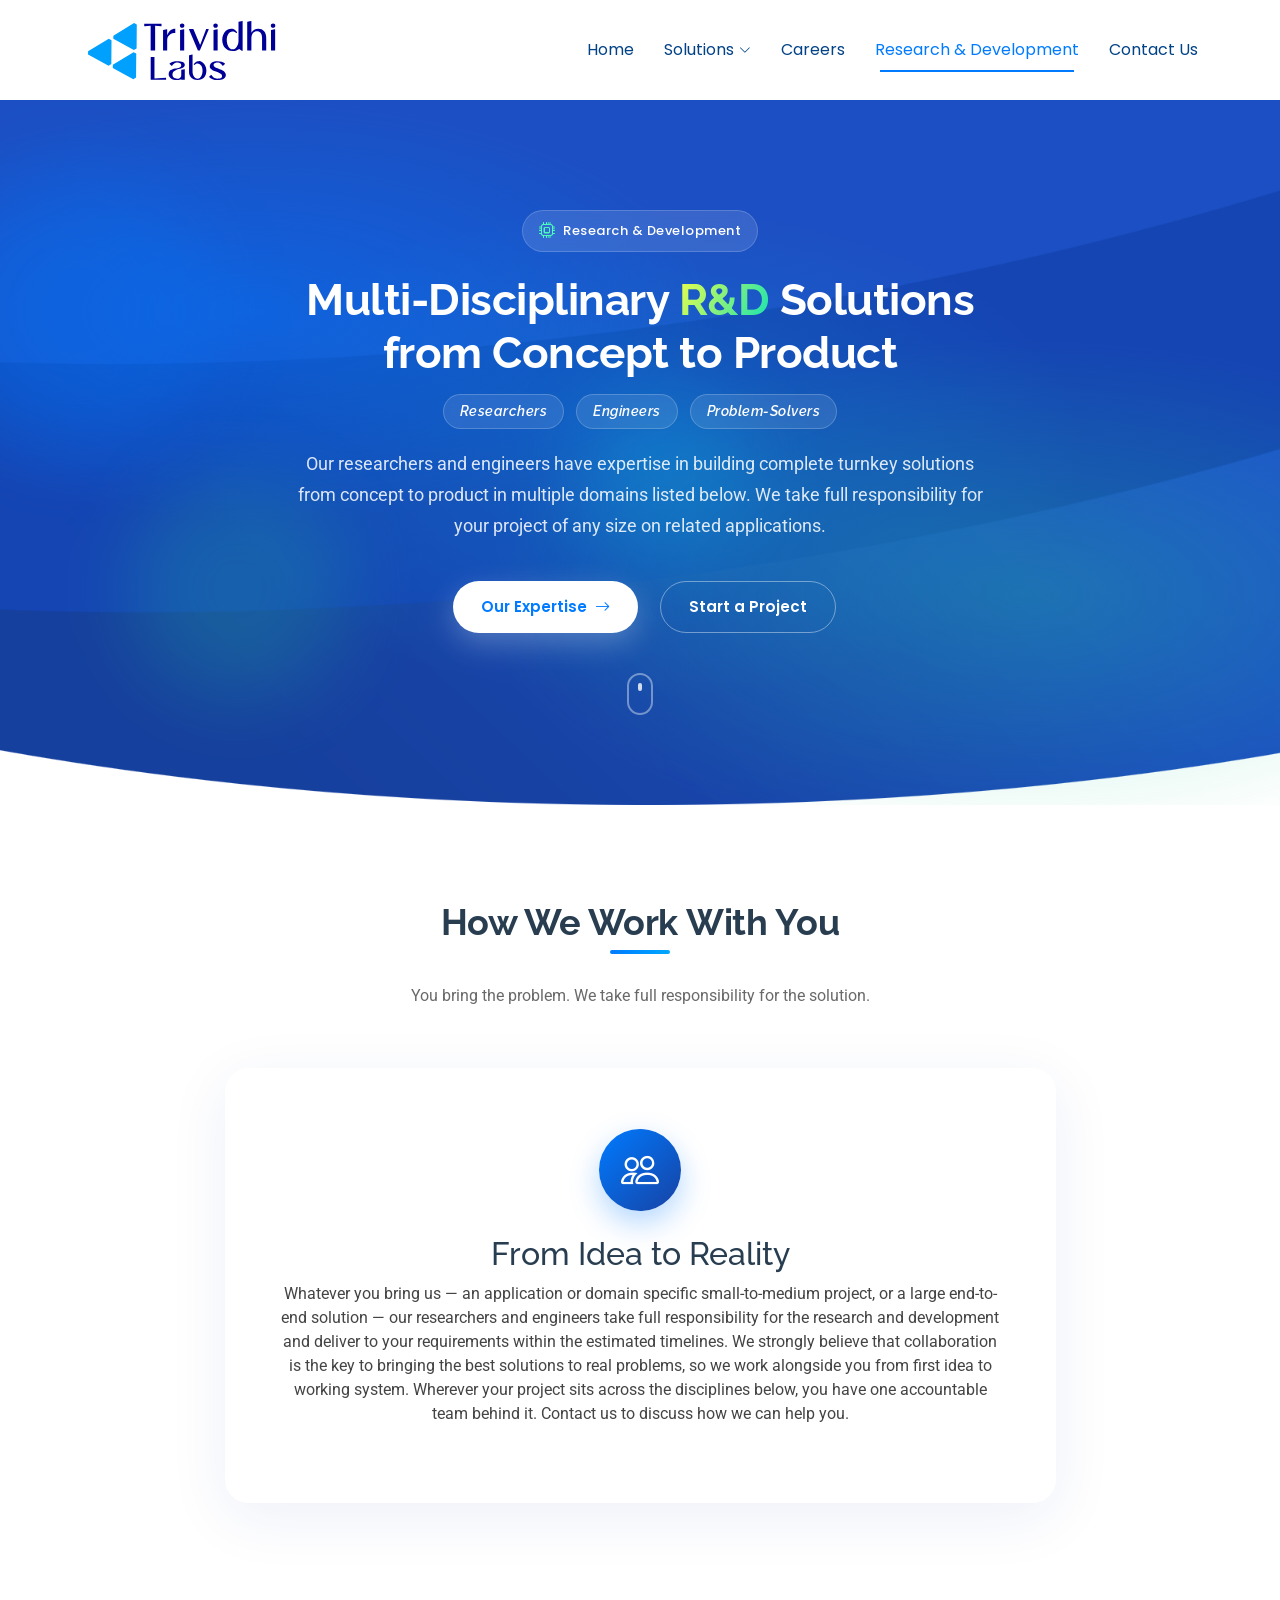
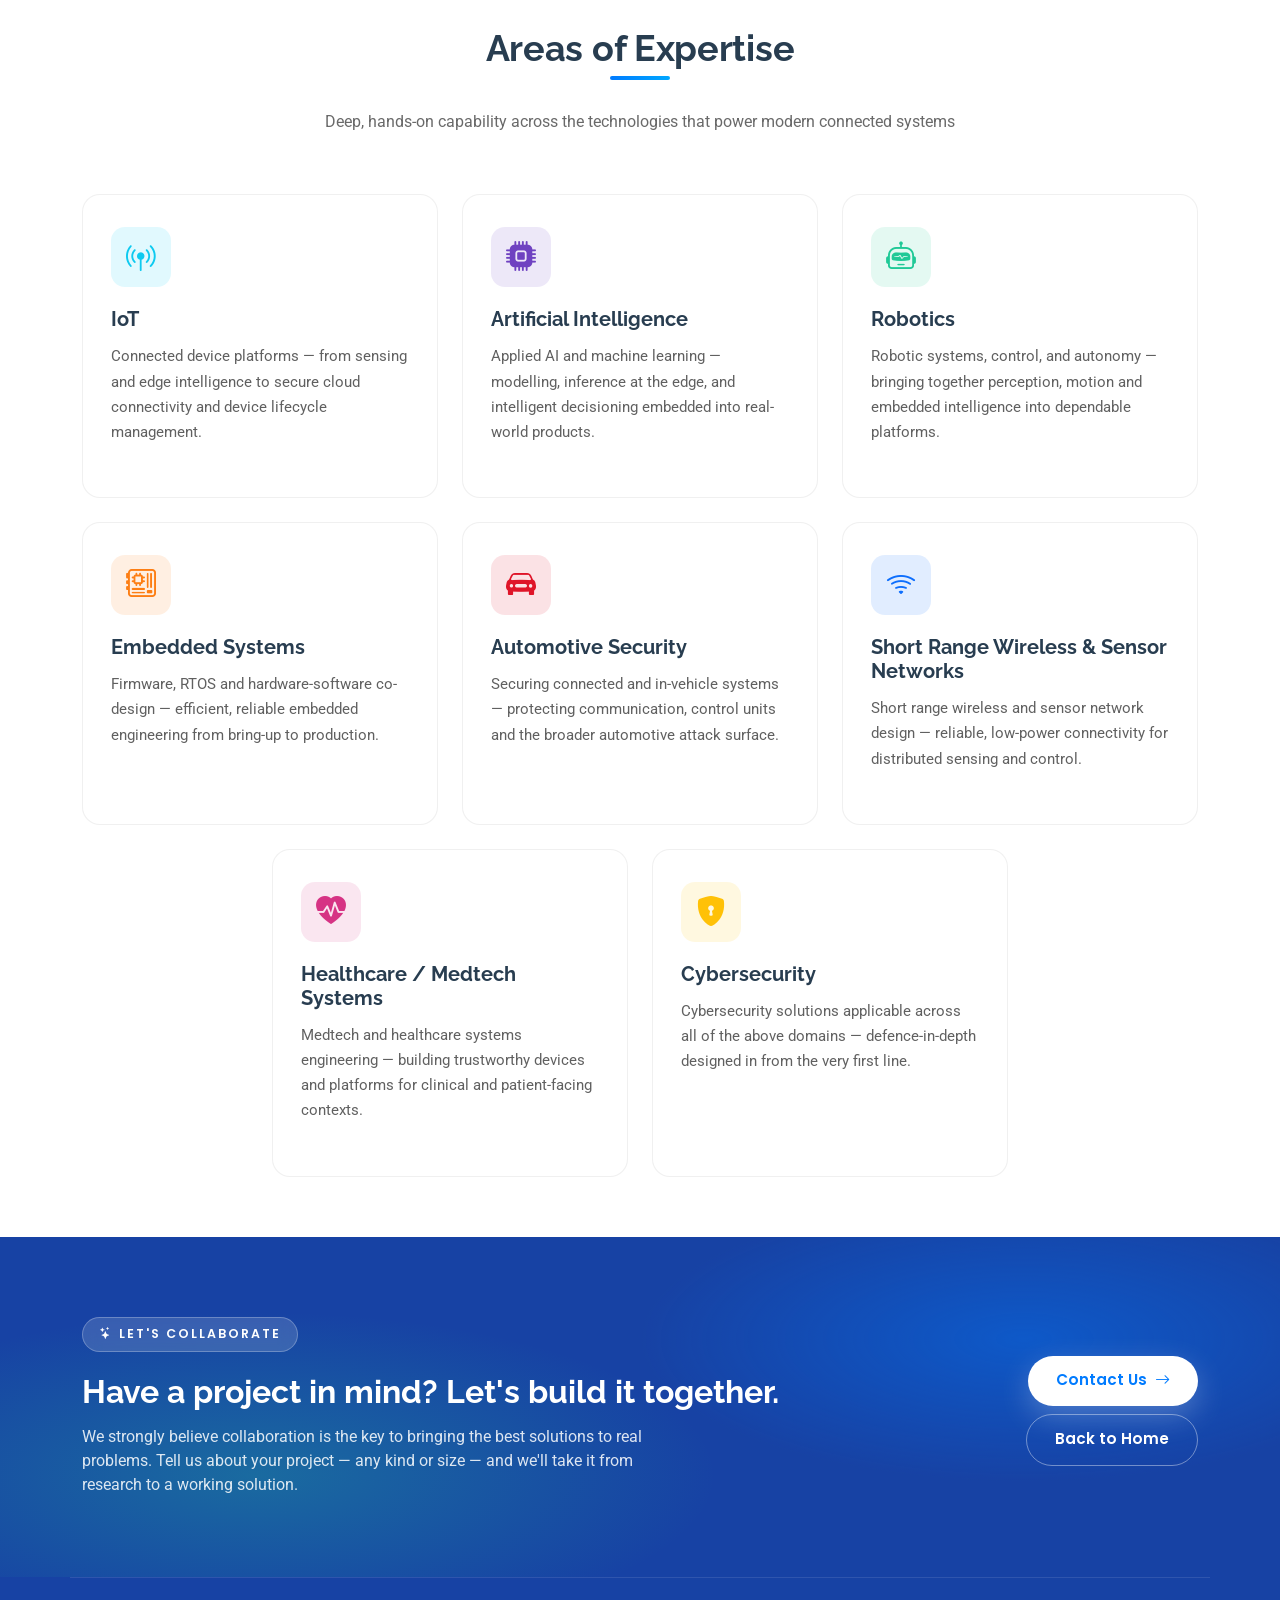
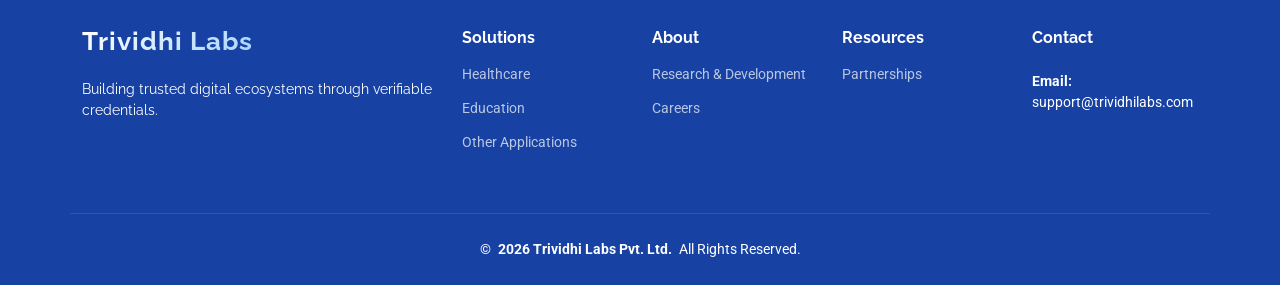
<file: research-development.html>
<!DOCTYPE html>
<html lang="en">

<head>
  <meta charset="utf-8">
  <meta content="width=device-width, initial-scale=1.0" name="viewport">
  <title>Research &amp; Development - Trividhi Labs</title>
  <meta name="description" content="A multi-disciplinary R&D team with expertise in IoT, AI, Robotics, Embedded Systems, Automotive Security, Wireless &amp; Sensor Networks, Healthcare/Medtech and Cybersecurity. We take full responsibility for delivering your solution end to end.">

  <!-- Favicons -->
  <link rel="icon" type="image/x-icon" href="assets/img/favicon.ico">
  <link rel="icon" type="image/svg+xml" href="assets/img/favicon.svg">
  <link rel="icon" type="image/png" sizes="96x96" href="assets/img/favicon-96x96.png">
  <link rel="apple-touch-icon" sizes="180x180" href="assets/img/apple-touch-icon.png">
  <link rel="manifest" href="assets/img/site.webmanifest">
  <meta name="theme-color" content="#007bff">

  <link href="https://fonts.googleapis.com" rel="preconnect">
  <link href="https://fonts.gstatic.com" rel="preconnect" crossorigin>
  <link href="https://fonts.googleapis.com/css2?family=Roboto:ital,wght@0,100;0,300;0,400;0,500;0,700;0,900;1,100;1,300;1,400;1,500;1,700;1,900&family=Poppins:ital,wght@0,100;0,200;0,300;0,400;0,500;0,600;0,700;0,800;0,900;1,100;1,200;1,300;1,400;1,500;1,600;1,700;1,800;1,900&family=Raleway:ital,wght@0,100;0,200;0,300;0,400;0,500;0,600;0,700;0,800;0,900;1,100;1,200;1,300;1,400;1,500;1,600;1,700;1,800;1,900&display=swap" rel="stylesheet">

  <link href="assets/vendor/bootstrap/css/bootstrap.min.css" rel="stylesheet">
  <link href="assets/vendor/bootstrap-icons/bootstrap-icons.css" rel="stylesheet">
  <link href="assets/vendor/aos/aos.css" rel="stylesheet">
  <link href="assets/vendor/glightbox/css/glightbox.min.css" rel="stylesheet">
  <link href="assets/vendor/swiper/swiper-bundle.min.css" rel="stylesheet">

  <link href="assets/css/main.css" rel="stylesheet">
</head>

<body class="index-page">

  <header id="header" class="header d-flex align-items-center sticky-top">
    <div class="container-fluid container-xl position-relative d-flex align-items-center justify-content-between">
      <a href="index.html" class="logo d-flex align-items-center">
        <img src="assets/img/Trividhi_Labs_Logo2_final.svg" alt="Trividhi Labs">
      </a>
      <nav id="navmenu" class="navmenu">
        <ul>
          <li><a href="index.html">Home</a></li>
          <li class="dropdown">
            <a href="#"><span>Solutions</span> <i class="bi bi-chevron-down toggle-dropdown"></i></a>
            <ul>
              <li><a href="healthcare.html">Healthcare</a></li>
              <li><a href="education.html">Education</a></li>
              <li><a href="other-applications.html">Other Applications</a></li>
            </ul>
          </li>
          <li><a href="careers.html">Careers</a></li>
          <li><a href="research-development.html" class="active">Research &amp; Development</a></li>
          <li><a href="contact.html">Contact Us</a></li>
        </ul>
        <i class="mobile-nav-toggle d-xl-none bi bi-list"></i>
      </nav>
    </div>
  </header>

  <main class="main">

    <!-- ====== ENHANCED HERO ====== -->
    <section id="hero" class="hero section dark-background page-hero hero-enhanced">
      <div class="hero-mesh" aria-hidden="true"></div>
      <div class="hero-bg-shapes" aria-hidden="true">
        <span class="shape shape-1"></span>
        <span class="shape shape-2"></span>
        <span class="shape shape-3"></span>
      </div>

      <div class="container position-relative">
        <div class="row gy-4 justify-content-center text-center">
          <div class="col-lg-10">
            <span class="hero-eyebrow" data-aos="fade-up" data-aos-delay="100">
              <i class="bi bi-cpu"></i> Research &amp; Development
            </span>
            <!-- <h1 data-aos="fade-up" data-aos-delay="200">Multi-Disciplinary <span class="hero-accent">R&amp;D</span> Solutions from Concept to Product</h1> -->
            <!-- <h1 data-aos="fade-up" data-aos-delay="200">Multi-Disciplinary <span class="hero-accent">R&amp;D</span> Solutions<br>from Concept to Product</h1> -->
            <h1 data-aos="fade-up" data-aos-delay="200">Multi-Disciplinary <span class="hero-accent">R&amp;D</span> Solutions<span class="d-none d-lg-inline"><br></span> from Concept to Product</h1>
            <p class="hero-tagline" data-aos="fade-up" data-aos-delay="250">
              <span class="tag-word">Researchers</span>
              <span class="tag-word">Engineers</span>
              <span class="tag-word">Problem-Solvers</span>
            </p>
            <p class="hero-description" data-aos="fade-up" data-aos-delay="300">Our researchers and engineers have expertise in building complete turnkey solutions from concept to product in multiple domains listed below. We take full responsibility for your project of any size on related applications.</p>

            <div class="hero-actions" data-aos="fade-up" data-aos-delay="400">
              <a href="#expertise" class="btn-cta btn-cta-primary">
                <span>Our Expertise</span>
                <i class="bi bi-arrow-right"></i>
              </a>
              <a href="contact.html" class="btn-cta btn-cta-ghost">
                <span>Start a Project</span>
              </a>
            </div>

            <div class="hero-scroll-cue" data-aos="fade-up" data-aos-delay="600" aria-hidden="true">
              <span></span>
            </div>
          </div>
        </div>
      </div>
    </section><!-- /Page Hero -->

    <!-- ====== OVERVIEW ====== -->
    <section id="rnd-overview" class="section section-bridge">
      <div class="container section-title" data-aos="fade-up">
        <h2>How We Work With You</h2>
        <p>You bring the problem. We take full responsibility for the solution.</p>
      </div>

      <div class="container">
        <div class="row justify-content-center">
          <div class="col-lg-9" data-aos="fade-up" data-aos-delay="100">
            <div class="trusted-future-card">
              <div class="trusted-future-icon">
                <i class="bi bi-people"></i>
              </div>
              <!-- <h2>Your Idea, We Deliver</h2> -->
              <!-- <h2>From Your Idea to Reality</h2> -->
              <!-- <h2>We Build What You Imagine</h2> -->
              <h2>From Idea to Reality</h2>
              <p>
                Whatever you bring us — an application or domain specific small-to-medium project, or
                a large end-to-end solution — our researchers and engineers take full responsibility
                for the research and development and deliver to your requirements within the estimated
                timelines. We strongly believe that collaboration is the key to bringing the best
                solutions to real problems, so we work alongside you from first idea to working system.
                Wherever your project sits across the disciplines below, you have one accountable team
                behind it. Contact us to discuss how we can help you.
              </p>
            </div>
          </div>
        </div>
      </div>
    </section><!-- /Overview -->

    <!-- ====== AREAS OF EXPERTISE ====== -->
    <section id="expertise" class="why-join section">
      <div class="container section-title" data-aos="fade-up">
        <h2>Areas of Expertise</h2>
        <p>Deep, hands-on capability across the technologies that power modern connected systems</p>
      </div>

      <div class="container">
        <div class="row gy-4 justify-content-center">

          <div class="col-lg-4 col-md-6" data-aos="fade-up" data-aos-delay="100">
            <div class="benefit-card benefit-card-enhanced">
              <div class="benefit-card-bg"></div>
              <div class="benefit-icon" style="--icon-color:#0dcaf0;--icon-bg:rgba(13,202,240,0.12);">
                <i class="bi bi-broadcast-pin"></i>
              </div>
              <h3>IoT</h3>
              <p>Connected device platforms — from sensing and edge intelligence to secure cloud connectivity and device lifecycle management.</p>
            </div>
          </div>

          <div class="col-lg-4 col-md-6" data-aos="fade-up" data-aos-delay="200">
            <div class="benefit-card benefit-card-enhanced">
              <div class="benefit-card-bg"></div>
              <div class="benefit-icon" style="--icon-color:#6f42c1;--icon-bg:rgba(111,66,193,0.12);">
                <i class="bi bi-cpu-fill"></i>
              </div>
              <h3>Artificial Intelligence</h3>
              <p>Applied AI and machine learning — modelling, inference at the edge, and intelligent decisioning embedded into real-world products.</p>
            </div>
          </div>

          <div class="col-lg-4 col-md-6" data-aos="fade-up" data-aos-delay="300">
            <div class="benefit-card benefit-card-enhanced">
              <div class="benefit-card-bg"></div>
              <div class="benefit-icon" style="--icon-color:#20c997;--icon-bg:rgba(32,201,151,0.12);">
                <i class="bi bi-robot"></i>
              </div>
              <h3>Robotics</h3>
              <p>Robotic systems, control, and autonomy — bringing together perception, motion and embedded intelligence into dependable platforms.</p>
            </div>
          </div>

          <div class="col-lg-4 col-md-6" data-aos="fade-up" data-aos-delay="400">
            <div class="benefit-card benefit-card-enhanced">
              <div class="benefit-card-bg"></div>
              <div class="benefit-icon" style="--icon-color:#fd7e14;--icon-bg:rgba(253,126,20,0.12);">
                <i class="bi bi-motherboard"></i>
              </div>
              <h3>Embedded Systems</h3>
              <p>Firmware, RTOS and hardware-software co-design — efficient, reliable embedded engineering from bring-up to production.</p>
            </div>
          </div>

          <div class="col-lg-4 col-md-6" data-aos="fade-up" data-aos-delay="500">
            <div class="benefit-card benefit-card-enhanced">
              <div class="benefit-card-bg"></div>
              <div class="benefit-icon" style="--icon-color:#df1529;--icon-bg:rgba(223,21,41,0.12);">
                <i class="bi bi-car-front-fill"></i>
              </div>
              <h3>Automotive Security</h3>
              <p>Securing connected and in-vehicle systems — protecting communication, control units and the broader automotive attack surface.</p>
            </div>
          </div>

          <div class="col-lg-4 col-md-6" data-aos="fade-up" data-aos-delay="600">
            <div class="benefit-card benefit-card-enhanced">
              <div class="benefit-card-bg"></div>
              <div class="benefit-icon" style="--icon-color:#0d6efd;--icon-bg:rgba(13,110,253,0.12);">
                <i class="bi bi-wifi"></i>
              </div>
              <h3>Short Range Wireless &amp; Sensor Networks</h3>
              <p>Short range wireless and sensor network design — reliable, low-power connectivity for distributed sensing and control.</p>
            </div>
          </div>

          <div class="col-lg-4 col-md-6" data-aos="fade-up" data-aos-delay="700">
            <div class="benefit-card benefit-card-enhanced">
              <div class="benefit-card-bg"></div>
              <div class="benefit-icon" style="--icon-color:#d63384;--icon-bg:rgba(214,51,132,0.12);">
                <i class="bi bi-heart-pulse-fill"></i>
              </div>
              <h3>Healthcare / Medtech Systems</h3>
              <p>Medtech and healthcare systems engineering — building trustworthy devices and platforms for clinical and patient-facing contexts.</p>
            </div>
          </div>

          <div class="col-lg-4 col-md-6" data-aos="fade-up" data-aos-delay="800">
            <div class="benefit-card benefit-card-enhanced">
              <div class="benefit-card-bg"></div>
              <div class="benefit-icon" style="--icon-color:#ffc107;--icon-bg:rgba(255,193,7,0.12);">
                <i class="bi bi-shield-lock-fill"></i>
              </div>
              <h3>Cybersecurity</h3>
              <p>Cybersecurity solutions applicable across all of the above domains — defence-in-depth designed in from the very first line.</p>
            </div>
          </div>

        </div>
      </div>
    </section><!-- /Areas of Expertise -->

    <!-- ====== CTA BANNER ====== -->
    <section id="cta-banner" class="cta-banner dark-background">
      <div class="cta-banner-mesh" aria-hidden="true"></div>
      <div class="container">
        <div class="row align-items-center gy-4">
          <div class="col-lg-8" data-aos="fade-right">
            <span class="cta-eyebrow"><i class="bi bi-stars"></i> Let's collaborate</span>
            <h2>Have a project in mind? Let's build it together.</h2>
            <p>We strongly believe collaboration is the key to bringing the best solutions to real problems. Tell us about your project — any kind or size — and we'll take it from research to a working solution.</p>
          </div>
          <div class="col-lg-4 text-lg-end" data-aos="fade-left">
            <a href="contact.html" class="btn-cta btn-cta-primary">
              <span>Contact Us</span>
              <i class="bi bi-arrow-right"></i>
            </a>
            <a href="index.html" class="btn-cta btn-cta-ghost">
              <span>Back to Home</span>
            </a>
          </div>
        </div>
      </div>
    </section><!-- /CTA Banner -->

  </main>

  <footer id="footer" class="footer dark-background">
    <div class="container footer-top">
      <div class="row gy-4">

        <div class="col-lg-4 col-md-6 footer-about" data-aos="fade-up" data-aos-delay="100">
          <a href="index.html" class="logo d-flex align-items-center">
            <span class="sitename">Trividhi Labs</span>
          </a>
          <p class="mt-3">Building trusted digital ecosystems through verifiable credentials.</p>
        </div>

        <div class="col-lg-2 col-md-3 col-6 footer-links" data-aos="fade-up" data-aos-delay="200">
          <h4>Solutions</h4>
          <ul>
            <li><a href="healthcare.html">Healthcare</a></li>
            <li><a href="education.html">Education</a></li>
            <li><a href="other-applications.html">Other Applications</a></li>
          </ul>
        </div>

        <div class="col-lg-2 col-md-3 col-6 footer-links" data-aos="fade-up" data-aos-delay="300">
          <h4>About</h4>
          <ul>
            <li><a href="research-development.html">Research &amp; Development</a></li>
            <li><a href="careers.html">Careers</a></li>
          </ul>
        </div>

        <div class="col-lg-2 col-md-3 col-6 footer-links" data-aos="fade-up" data-aos-delay="400">
          <h4>Resources</h4>
          <ul>
            <li><a href="contact.html">Partnerships</a></li>
          </ul>
        </div>

        <div class="col-lg-2 col-md-3 col-6 footer-links" data-aos="fade-up" data-aos-delay="500">
          <h4>Contact</h4>
          <div class="footer-contact pt-1">
            <p class="mb-0"><strong>Email:</strong></p>
            <p><span>support@trividhilabs.com</span></p>
          </div>
        </div>
      </div>
    </div>
    <div class="container copyright text-center mt-4">
      <p>© <strong class="px-1 sitename">2026 Trividhi Labs Pvt. Ltd.</strong> <span>All Rights Reserved.</span></p>
    </div>
  </footer>

  <a href="#" id="scroll-top" class="scroll-top d-flex align-items-center justify-content-center"><i class="bi bi-arrow-up-short"></i></a>
  <div id="preloader"></div>

  <script src="assets/vendor/bootstrap/js/bootstrap.bundle.min.js"></script>
  <script src="assets/vendor/aos/aos.js"></script>
  <script src="assets/vendor/glightbox/js/glightbox.min.js"></script>
  <script src="assets/vendor/purecounter/purecounter_vanilla.js"></script>
  <script src="assets/vendor/imagesloaded/imagesloaded.pkgd.min.js"></script>
  <script src="assets/vendor/isotope-layout/isotope.pkgd.min.js"></script>
  <script src="assets/vendor/swiper/swiper-bundle.min.js"></script>
  <script src="assets/js/main.js"></script>

</body>

</html>
</file>
<file: assets/css/main.css>
/**
* Updated: Bootstrap v5.3.3
* Author: BootstrapMade.com
* License: https://bootstrapmade.com/license/
*/

/*--------------------------------------------------------------
# Font & Color Variables
# Help: https://bootstrapmade.com/color-system/
--------------------------------------------------------------*/
/* Fonts */
:root {
  --default-font: "Roboto",  system-ui, -apple-system, "Segoe UI", Roboto, "Helvetica Neue", Arial, "Noto Sans", "Liberation Sans", sans-serif, "Apple Color Emoji", "Segoe UI Emoji", "Segoe UI Symbol", "Noto Color Emoji";
  --heading-font: "Raleway",  sans-serif;
  --nav-font: "Poppins",  sans-serif;
}

/* Global Colors - The following color variables are used throughout the website. Updating them here will change the color scheme of the entire website */
:root { 
  --background-color: #ffffff; /* Background color for the entire website, including individual sections */
  --default-color: #444444; /* Default color used for the majority of the text content across the entire website */
  --heading-color: #283d50; /* Color for headings, subheadings and title throughout the website */
  --accent-color: #007bff; /* Accent color that represents your brand on the website. It's used for buttons, links, and other elements that need to stand out */
  --surface-color: #ffffff; /* The surface color is used as a background of boxed elements within sections, such as cards, icon boxes, or other elements that require a visual separation from the global background. */
  --contrast-color: #ffffff; /* Contrast color for text, ensuring readability against backgrounds of accent, heading, or default colors. */
}

/* Nav Menu Colors - The following color variables are used specifically for the navigation menu. They are separate from the global colors to allow for more customization options */
:root {
  --nav-color: #024286;  /* The default color of the main navmenu links */
  --nav-hover-color: #007bff; /* Applied to main navmenu links when they are hovered over or active */
  --nav-mobile-background-color: #ffffff; /* Used as the background color for mobile navigation menu */
  --nav-dropdown-background-color: #ffffff; /* Used as the background color for dropdown items that appear when hovering over primary navigation items */
  --nav-dropdown-color: #444444; /* Used for navigation links of the dropdown items in the navigation menu. */
  --nav-dropdown-hover-color: #007bff; /* Similar to --nav-hover-color, this color is applied to dropdown navigation links when they are hovered over. */
}

/* Color Presets - These classes override global colors when applied to any section or element, providing reuse of the sam color scheme. */

.light-background {
  --background-color: #ecf5ff;
  --surface-color: #ffffff;
}

.dark-background {
  --background-color: #1742a4;
  --default-color: #ffffff;
  --heading-color: #ffffff;
  --surface-color: #0d358f;
  --contrast-color: #ffffff;
}

/* Smooth scroll */
:root {
  scroll-behavior: smooth;
}

/*--------------------------------------------------------------
# General Styling & Shared Classes
--------------------------------------------------------------*/
body {
  color: var(--default-color);
  background-color: var(--background-color);
  font-family: var(--default-font);
}

a {
  color: var(--accent-color);
  text-decoration: none;
  transition: 0.3s;
}

a:hover {
  color: color-mix(in srgb, var(--accent-color), transparent 25%);
  text-decoration: none;
}

h1,
h2,
h3,
h4,
h5,
h6 {
  color: var(--heading-color);
  font-family: var(--heading-font);
}

/* PHP Email Form Messages
------------------------------*/
.php-email-form .error-message {
  display: none;
  background: #df1529;
  color: #ffffff;
  text-align: left;
  padding: 15px;
  margin-bottom: 24px;
  font-weight: 600;
}

.php-email-form .sent-message {
  display: none;
  color: #ffffff;
  background: #059652;
  text-align: center;
  padding: 15px;
  margin-bottom: 24px;
  font-weight: 600;
}

.php-email-form .loading {
  display: none;
  background: var(--surface-color);
  text-align: center;
  padding: 15px;
  margin-bottom: 24px;
}

.php-email-form .loading:before {
  content: "";
  display: inline-block;
  border-radius: 50%;
  width: 24px;
  height: 24px;
  margin: 0 10px -6px 0;
  border: 3px solid var(--accent-color);
  border-top-color: var(--surface-color);
  animation: php-email-form-loading 1s linear infinite;
}

@keyframes php-email-form-loading {
  0% {
    transform: rotate(0deg);
  }

  100% {
    transform: rotate(360deg);
  }
}

/* Pulsating Play Button
------------------------------*/
.pulsating-play-btn {
  width: 94px;
  height: 94px;
  background: radial-gradient(var(--accent-color) 50%, color-mix(in srgb, var(--accent-color), transparent 75%) 52%);
  border-radius: 50%;
  display: block;
  position: relative;
  overflow: hidden;
}

.pulsating-play-btn:before {
  content: "";
  position: absolute;
  width: 120px;
  height: 120px;
  animation-delay: 0s;
  animation: pulsate-play-btn 2s;
  animation-direction: forwards;
  animation-iteration-count: infinite;
  animation-timing-function: steps;
  opacity: 1;
  border-radius: 50%;
  border: 5px solid color-mix(in srgb, var(--accent-color), transparent 30%);
  top: -15%;
  left: -15%;
  background: rgba(198, 16, 0, 0);
}

.pulsating-play-btn:after {
  content: "";
  position: absolute;
  left: 50%;
  top: 50%;
  transform: translateX(-40%) translateY(-50%);
  width: 0;
  height: 0;
  border-top: 10px solid transparent;
  border-bottom: 10px solid transparent;
  border-left: 15px solid #fff;
  z-index: 100;
  transition: all 400ms cubic-bezier(0.55, 0.055, 0.675, 0.19);
}

.pulsating-play-btn:hover:before {
  content: "";
  position: absolute;
  left: 50%;
  top: 50%;
  transform: translateX(-40%) translateY(-50%);
  width: 0;
  height: 0;
  border: none;
  border-top: 10px solid transparent;
  border-bottom: 10px solid transparent;
  border-left: 15px solid #fff;
  z-index: 200;
  animation: none;
  border-radius: 0;
}

.pulsating-play-btn:hover:after {
  border-left: 15px solid var(--accent-color);
  transform: scale(20);
}

@keyframes pulsate-play-btn {
  0% {
    transform: scale(0.6, 0.6);
    opacity: 1;
  }

  100% {
    transform: scale(1, 1);
    opacity: 0;
  }
}

/*--------------------------------------------------------------
# Global Header
--------------------------------------------------------------*/
.header {
  color: var(--default-color);
  background-color: var(--background-color);
  padding: 15px 0;
  transition: all 0.5s;
  z-index: 997;
}

.header .logo {
  line-height: 1;
}

.header .logo img {
  max-height: 70px;
  margin-right: 8px;
}

.header .logo h1 {
  font-size: 30px;
  margin: 0;
  font-weight: 700;
  color: var(--heading-color);
}

.scrolled .header {
  box-shadow: 0px 0 18px rgba(0, 0, 0, 0.1);
}

/*--------------------------------------------------------------
# Navigation Menu
--------------------------------------------------------------*/
/* Navmenu - Desktop */
@media (min-width: 1200px) {
  .navmenu {
    padding: 0;
  }

  .navmenu ul {
    margin: 0;
    padding: 0;
    display: flex;
    list-style: none;
    align-items: center;
  }

  .navmenu li {
    position: relative;
  }

  .navmenu a,
  .navmenu a:focus {
    color: var(--nav-color);
    padding: 18px 15px;
    font-size: 16px;
    font-family: var(--nav-font);
    font-weight: 400;
    display: flex;
    align-items: center;
    justify-content: space-between;
    white-space: nowrap;
    transition: 0.3s;
  }

  .navmenu a i,
  .navmenu a:focus i {
    font-size: 12px;
    line-height: 0;
    margin-left: 5px;
    transition: 0.3s;
  }

  .navmenu li:last-child a {
    padding-right: 0;
  }

  .navmenu li:hover>a,
  .navmenu .active,
  .navmenu .active:focus {
    color: var(--nav-hover-color);
  }

  .navmenu .dropdown ul {
    margin: 0;
    padding: 10px 0;
    background: var(--nav-dropdown-background-color);
    display: block;
    position: absolute;
    visibility: hidden;
    left: 14px;
    top: 130%;
    opacity: 0;
    transition: 0.3s;
    border-radius: 4px;
    z-index: 99;
    box-shadow: 0px 0px 30px rgba(0, 0, 0, 0.1);
  }

  .navmenu .dropdown ul li {
    min-width: 200px;
  }

  .navmenu .dropdown ul a {
    padding: 10px 20px;
    font-size: 15px;
    text-transform: none;
    color: var(--nav-dropdown-color);
  }

  .navmenu .dropdown ul a i {
    font-size: 12px;
  }

  .navmenu .dropdown ul a:hover,
  .navmenu .dropdown ul .active:hover,
  .navmenu .dropdown ul li:hover>a {
    color: var(--nav-dropdown-hover-color);
  }

  .navmenu .dropdown:hover>ul {
    opacity: 1;
    top: 100%;
    visibility: visible;
  }

  .navmenu .dropdown .dropdown ul {
    top: 0;
    left: -90%;
    visibility: hidden;
  }

  .navmenu .dropdown .dropdown:hover>ul {
    opacity: 1;
    top: 0;
    left: -100%;
    visibility: visible;
  }
}

/* Navmenu - Mobile */
@media (max-width: 1199px) {
  .mobile-nav-toggle {
    color: var(--nav-color);
    font-size: 28px;
    line-height: 0;
    margin-right: 10px;
    cursor: pointer;
    transition: color 0.3s;
  }

  .navmenu {
    padding: 0;
    z-index: 9997;
  }

  .navmenu ul {
    display: none;
    list-style: none;
    position: absolute;
    inset: 60px 20px 20px 20px;
    padding: 10px 0;
    margin: 0;
    border-radius: 6px;
    background-color: var(--nav-mobile-background-color);
    overflow-y: auto;
    transition: 0.3s;
    z-index: 9998;
    box-shadow: 0px 0px 30px rgba(0, 0, 0, 0.1);
  }

  .navmenu a,
  .navmenu a:focus {
    color: var(--nav-dropdown-color);
    padding: 10px 20px;
    font-family: var(--nav-font);
    font-size: 17px;
    font-weight: 500;
    display: flex;
    align-items: center;
    justify-content: space-between;
    white-space: nowrap;
    transition: 0.3s;
  }

  .navmenu a i,
  .navmenu a:focus i {
    font-size: 12px;
    line-height: 0;
    margin-left: 5px;
    width: 30px;
    height: 30px;
    display: flex;
    align-items: center;
    justify-content: center;
    border-radius: 50%;
    transition: 0.3s;
    background-color: color-mix(in srgb, var(--accent-color), transparent 90%);
  }

  .navmenu a i:hover,
  .navmenu a:focus i:hover {
    background-color: var(--accent-color);
    color: var(--contrast-color);
  }

  .navmenu a:hover,
  .navmenu .active,
  .navmenu .active:focus {
    color: var(--nav-dropdown-hover-color);
  }

  .navmenu .active i,
  .navmenu .active:focus i {
    background-color: var(--accent-color);
    color: var(--contrast-color);
    transform: rotate(180deg);
  }

  .navmenu .dropdown ul {
    position: static;
    display: none;
    z-index: 99;
    padding: 10px 0;
    margin: 10px 20px;
    background-color: var(--nav-dropdown-background-color);
    border: 1px solid color-mix(in srgb, var(--default-color), transparent 90%);
    box-shadow: none;
    transition: all 0.5s ease-in-out;
  }

  .navmenu .dropdown ul ul {
    background-color: rgba(33, 37, 41, 0.1);
  }

  .navmenu .dropdown>.dropdown-active {
    display: block;
    background-color: rgba(33, 37, 41, 0.03);
  }

  .mobile-nav-active {
    overflow: hidden;
  }

  .mobile-nav-active .mobile-nav-toggle {
    color: #fff;
    position: absolute;
    font-size: 32px;
    top: 15px;
    right: 15px;
    margin-right: 0;
    z-index: 9999;
  }

  .mobile-nav-active .navmenu {
    position: fixed;
    overflow: hidden;
    inset: 0;
    background: rgba(33, 37, 41, 0.8);
    transition: 0.3s;
  }

  .mobile-nav-active .navmenu>ul {
    display: block;
  }
}

/*--------------------------------------------------------------
# Global Footer
--------------------------------------------------------------*/
.footer {
  color: var(--default-color);
  background-color: var(--background-color);
  font-size: 14px;
  position: relative;
}

.footer .footer-top {
  padding-top: 50px;
  border-top: 1px solid color-mix(in srgb, var(--default-color), transparent 90%);
}

.footer .footer-about .logo {
  line-height: 1;
  margin-bottom: 25px;
}

.footer .footer-about .logo img {
  max-height: 40px;
  margin-right: 6px;
}

.footer .footer-about .logo span {
  font-size: 26px;
  font-weight: 700;
  letter-spacing: 1px;
  font-family: var(--heading-font);
  color: var(--heading-color);
}

.footer .footer-about p {
  font-size: 14px;
  font-family: var(--heading-font);
}

.footer .social-links a {
  display: flex;
  align-items: center;
  justify-content: center;
  width: 40px;
  height: 40px;
  border-radius: 50%;
  border: 1px solid color-mix(in srgb, var(--default-color), transparent 50%);
  font-size: 16px;
  color: color-mix(in srgb, var(--default-color), transparent 30%);
  margin-right: 10px;
  transition: 0.3s;
}

.footer .social-links a:hover {
  color: var(--accent-color);
  border-color: var(--accent-color);
}

.footer h4 {
  font-size: 16px;
  font-weight: bold;
  position: relative;
  padding-bottom: 12px;
}

.footer .footer-links {
  margin-bottom: 30px;
}

.footer .footer-links ul {
  list-style: none;
  padding: 0;
  margin: 0;
}

.footer .footer-links ul i {
  padding-right: 2px;
  font-size: 12px;
  line-height: 0;
}

.footer .footer-links ul li {
  padding: 10px 0;
  display: flex;
  align-items: center;
}

.footer .footer-links ul li:first-child {
  padding-top: 0;
}

.footer .footer-links ul a {
  color: color-mix(in srgb, var(--default-color), transparent 30%);
  display: inline-block;
  line-height: 1;
}

.footer .footer-links ul a:hover {
  color: var(--accent-color);
}

.footer .footer-contact p {
  margin-bottom: 5px;
}

.footer .footer-newsletter .newsletter-form {
  margin-top: 30px;
  margin-bottom: 15px;
  padding: 6px 8px;
  position: relative;
  border-radius: 4px;
  border: 1px solid color-mix(in srgb, var(--default-color), transparent 80%);
  display: flex;
  background-color: var(--background-color);
  transition: 0.3s;
}

.footer .footer-newsletter .newsletter-form:focus-within {
  border-color: var(--accent-color);
}

.footer .footer-newsletter .newsletter-form input[type=email] {
  border: 0;
  padding: 4px;
  width: 100%;
  background-color: var(--background-color);
  color: var(--default-color);
}

.footer .footer-newsletter .newsletter-form input[type=email]:focus-visible {
  outline: none;
}

.footer .footer-newsletter .newsletter-form input[type=submit] {
  border: 0;
  font-size: 16px;
  padding: 0 20px;
  margin: -7px -8px -7px 0;
  background: var(--accent-color);
  color: var(--contrast-color);
  transition: 0.3s;
  border-radius: 0 4px 4px 0;
}

.footer .footer-newsletter .newsletter-form input[type=submit]:hover {
  background: color-mix(in srgb, var(--accent-color), transparent 20%);
}

.footer .copyright {
  padding: 25px 0;
  border-top: 1px solid color-mix(in srgb, var(--default-color), transparent 90%);
}

.footer .copyright p {
  margin-bottom: 0;
}

.footer .credits {
  margin-top: 6px;
  font-size: 13px;
}

.footer .credits a {
  color: color-mix(in srgb, var(--default-color), transparent 30%);
}

/*--------------------------------------------------------------
# Preloader
--------------------------------------------------------------*/
#preloader {
  position: fixed;
  inset: 0;
  z-index: 9999;
  overflow: hidden;
  background-color: var(--background-color);
  transition: all 0.6s ease-out;
}

#preloader:before {
  content: "";
  position: fixed;
  top: calc(50% - 30px);
  left: calc(50% - 30px);
  border: 6px solid var(--accent-color);
  border-top-color: color-mix(in srgb, var(--accent-color), transparent 90%);
  border-radius: 50%;
  width: 60px;
  height: 60px;
  animation: animate-preloader 1s linear infinite;
}

@keyframes animate-preloader {
  0% {
    transform: rotate(0deg);
  }

  100% {
    transform: rotate(360deg);
  }
}

/*--------------------------------------------------------------
# Scroll Top Button
--------------------------------------------------------------*/
.scroll-top {
  position: fixed;
  visibility: hidden;
  opacity: 0;
  right: 15px;
  bottom: -15px;
  z-index: 99999;
  background-color: var(--accent-color);
  width: 44px;
  height: 44px;
  border-radius: 50px;
  transition: all 0.4s;
}

.scroll-top i {
  font-size: 24px;
  color: var(--contrast-color);
  line-height: 0;
}

.scroll-top:hover {
  background-color: color-mix(in srgb, var(--accent-color), transparent 20%);
  color: var(--contrast-color);
}

.scroll-top.active {
  visibility: visible;
  opacity: 1;
  bottom: 15px;
}

/*--------------------------------------------------------------
# Disable aos animation delay on mobile devices
--------------------------------------------------------------*/
@media screen and (max-width: 768px) {
  [data-aos-delay] {
    transition-delay: 0 !important;
  }
}

/*--------------------------------------------------------------
# Global Page Titles & Breadcrumbs
--------------------------------------------------------------*/
.page-title {
  color: var(--default-color);
  background-color: var(--background-color);
  padding: 25px 0;
  position: relative;
}

.page-title h1 {
  font-size: 24px;
  font-weight: 700;
}

.page-title .breadcrumbs a {
  color: color-mix(in srgb, var(--default-color), transparent 30%);
}

.page-title .breadcrumbs ol {
  display: flex;
  flex-wrap: wrap;
  list-style: none;
  padding: 0;
  margin: 0;
  font-size: 14px;
  font-weight: 400;
}

.page-title .breadcrumbs ol li+li {
  padding-left: 10px;
}

.page-title .breadcrumbs ol li+li::before {
  content: "/";
  display: inline-block;
  padding-right: 10px;
  color: color-mix(in srgb, var(--default-color), transparent 70%);
}

/*--------------------------------------------------------------
# Global Sections
--------------------------------------------------------------*/
section,
.section {
  color: var(--default-color);
  background-color: var(--background-color);
  padding: 60px 0;
  scroll-margin-top: 90px;
  overflow: clip;
}

@media (max-width: 1199px) {

  section,
  .section {
    scroll-margin-top: 58px;
  }
}

/*--------------------------------------------------------------
# Global Section Titles
--------------------------------------------------------------*/
.section-title {
  text-align: center;
  padding-bottom: 60px;
  position: relative;
}

.section-title h2 {
  font-size: 32px;
  font-weight: 700;
  margin-bottom: 15px;
}

.section-title p {
  margin-bottom: 0;
}

/*--------------------------------------------------------------
# Hero Section
--------------------------------------------------------------*/
.hero {
  width: 100%;
  min-height: 90vh;
  position: relative;
  padding: 120px 0;
  display: flex;
  align-items: center;
  background: url(../img/hero-bg.png) center bottom no-repeat;
  background-size: cover;
}

@media (max-width: 1200px) {
  .hero {
    padding: 60px 0;
  }
}

.hero h1 {
  margin: 0;
  font-size: 48px;
  font-weight: 700;
  line-height: 56px;
}

.hero p {
  color: color-mix(in srgb, var(--default-color), transparent 30%);
  margin: 5px 0 30px 0;
  font-size: 20px;
  font-weight: 400;
}

.hero .btn-get-started {
  color: var(--contrast-color);
  background: var(--accent-color);
  font-family: var(--heading-font);
  font-weight: 400;
  font-size: 15px;
  letter-spacing: 1px;
  display: inline-block;
  padding: 10px 28px 12px 28px;
  border-radius: 50px;
  transition: 0.5s;
  box-shadow: 0 8px 28px rgba(0, 0, 0, 0.1);
}

.hero .btn-get-started:hover {
  color: var(--contrast-color);
  background: color-mix(in srgb, var(--accent-color), transparent 15%);
  box-shadow: 0 8px 28px rgba(0, 0, 0, 0.1);
}

.hero .btn-watch-video {
  font-size: 16px;
  transition: 0.5s;
  margin-left: 25px;
  color: var(--default-color);
  font-weight: 600;
}

.hero .btn-watch-video i {
  color: var(--accent-color);
  font-size: 32px;
  transition: 0.3s;
  line-height: 0;
  margin-right: 8px;
}

.hero .btn-watch-video:hover {
  color: var(--accent-color);
}

.hero .btn-watch-video:hover i {
  color: color-mix(in srgb, var(--accent-color), transparent 15%);
}

.hero .animated {
  animation: up-down 2s ease-in-out infinite alternate-reverse both;
}

@media (max-width: 640px) {
  .hero h1 {
    font-size: 28px;
    line-height: 36px;
  }

  .hero p {
    font-size: 18px;
    line-height: 24px;
    margin-bottom: 30px;
  }

  .hero .btn-get-started,
  .hero .btn-watch-video {
    font-size: 13px;
  }
}

@keyframes up-down {
  0% {
    transform: translateY(10px);
  }

  100% {
    transform: translateY(-10px);
  }
}

/*--------------------------------------------------------------
# About Section
--------------------------------------------------------------*/
.about .content h3 {
  font-size: 2rem;
  font-weight: 700;
}

.about .content ul {
  list-style: none;
  padding: 0;
}

.about .content ul li {
  display: flex;
  align-items: flex-start;
  margin-top: 40px;
}

.about .content ul i {
  flex-shrink: 0;
  font-size: 48px;
  color: var(--accent-color);
  margin-right: 20px;
  line-height: 0;
}

.about .content ul h5 {
  font-size: 18px;
  font-weight: 700;
}

.about .content ul p {
  font-size: 15px;
}

.about .content p:last-child {
  margin-bottom: 0;
}

.about .pulsating-play-btn {
  position: absolute;
  left: calc(50% - 47px);
  top: calc(50% - 47px);
}

/*--------------------------------------------------------------
# Features Section
--------------------------------------------------------------*/
.features .features-item {
  color: color-mix(in srgb, var(--default-color), transparent 20%);
}

.features .features-item+.features-item {
  margin-top: 100px;
}

@media (max-width: 640px) {
  .features .features-item+.features-item {
    margin-top: 40px;
  }
}

.features .features-item h3 {
  font-weight: 700;
  font-size: 26px;
}

.features .features-item ul {
  list-style: none;
  padding: 0;
}

.features .features-item ul li {
  padding-bottom: 10px;
  display: flex;
  align-items: center;
}

.features .features-item ul li:last-child {
  padding-bottom: 0;
}

.features .features-item ul i {
  font-size: 20px;
  padding-right: 4px;
  color: var(--accent-color);
}

.features .features-item p:last-child {
  margin-bottom: 0;
}

/*--------------------------------------------------------------
# Services Section
--------------------------------------------------------------*/
.services .service-item {
  background-color: var(--surface-color);
  box-shadow: 0 5px 30px 0 rgba(0, 0, 0, 0.1);
  padding: 60px 30px 60px 70px;
  transition: all ease-in-out 0.3s;
  border-radius: 18px;
  height: 100%;
  position: relative;
  overflow: hidden;
}

.services .service-item .icon {
  position: absolute;
  left: -20px;
  top: calc(50% - 30px);
}

.services .service-item .icon i {
  font-size: 64px;
  line-height: 1;
  transition: 0.5s;
}

.services .service-item h3 {
  font-weight: 700;
  margin: 10px 0 15px 0;
  font-size: 22px;
  transition: ease-in-out 0.3s;
}

.services .service-item p {
  line-height: 24px;
  font-size: 14px;
  margin-bottom: 0;
}

@media (min-width: 1365px) {
  .services .service-item:hover {
    transform: translateY(-10px);
  }

  .services .service-item:hover h3 {
    color: var(--accent-color);
  }
}

/*--------------------------------------------------------------
# Why Us Section
--------------------------------------------------------------*/
.why-us .card-item {
  background: var(--surface-color);
  padding: 50px 30px;
  transition: all ease-in-out 0.3s;
  height: 100%;
  position: relative;
}

.why-us .card-item span {
  color: var(--default-color);
  display: block;
  font-size: 28px;
  font-weight: 700;
}

.why-us .card-item h4 {
  font-size: 24px;
  font-weight: 600;
  padding: 0;
  margin: 20px 0;
  color: var(--default-color);
}

.why-us .card-item h4 a {
  color: var(--default-color);
}

.why-us .card-item p {
  font-size: 15px;
  color: color-mix(in srgb, var(--default-color), transparent 40%);
  margin: 0;
  padding: 0;
}

.why-us .card-item:hover {
  background: var(--accent-color);
  padding: 30px 30px 70px 30px;
}

.why-us .card-item:hover span,
.why-us .card-item:hover h4 a,
.why-us .card-item:hover p {
  color: var(--contrast-color);
}

/*--------------------------------------------------------------
# Stats Section
--------------------------------------------------------------*/
.stats {
  padding: 0 0 30px 0;
}

.stats .stats-item {
  padding: 30px;
  width: 100%;
}

.stats .stats-item i {
  color: var(--accent-color);
  display: block;
  font-size: 44px;
  float: left;
  line-height: 0;
}

.stats .stats-item .purecounter {
  color: var(--heading-color);
  font-size: 48px;
  line-height: 40px;
  display: block;
  font-weight: 700;
  margin-left: 60px;
}

.stats .stats-item p {
  color: color-mix(in srgb, var(--default-color), transparent 40%);
  padding: 15px 0 0 0;
  margin: 0 0 0 60px;
  font-family: var(--heading-font);
  font-size: 14px;
}

/*--------------------------------------------------------------
# Portfolio Section
--------------------------------------------------------------*/
.portfolio .portfolio-filters {
  padding: 0;
  margin: 0 auto 20px auto;
  list-style: none;
  text-align: center;
}

.portfolio .portfolio-filters li {
  cursor: pointer;
  display: inline-block;
  padding: 0;
  font-size: 18px;
  font-weight: 500;
  margin: 0 10px;
  line-height: 1;
  margin-bottom: 5px;
  transition: all 0.3s ease-in-out;
}

.portfolio .portfolio-filters li:hover,
.portfolio .portfolio-filters li.filter-active {
  color: var(--accent-color);
}

.portfolio .portfolio-filters li:first-child {
  margin-left: 0;
}

.portfolio .portfolio-filters li:last-child {
  margin-right: 0;
}

@media (max-width: 575px) {
  .portfolio .portfolio-filters li {
    font-size: 14px;
    margin: 0 5px;
  }
}

.portfolio .portfolio-content {
  position: relative;
  overflow: hidden;
}

.portfolio .portfolio-content img {
  transition: 0.3s;
}

.portfolio .portfolio-content .portfolio-info {
  opacity: 0;
  position: absolute;
  inset: 0;
  z-index: 3;
  transition: all ease-in-out 0.3s;
  background: rgba(0, 0, 0, 0.6);
  padding: 15px;
}

.portfolio .portfolio-content .portfolio-info h4 {
  font-size: 14px;
  padding: 5px 10px;
  font-weight: 400;
  color: #ffffff;
  display: inline-block;
  background-color: var(--accent-color);
}

.portfolio .portfolio-content .portfolio-info p {
  position: absolute;
  bottom: 10px;
  text-align: center;
  display: inline-block;
  left: 0;
  right: 0;
  font-size: 16px;
  font-weight: 600;
  color: rgba(255, 255, 255, 0.8);
}

.portfolio .portfolio-content .portfolio-info .preview-link,
.portfolio .portfolio-content .portfolio-info .details-link {
  position: absolute;
  left: calc(50% - 40px);
  font-size: 26px;
  top: calc(50% - 14px);
  color: #fff;
  transition: 0.3s;
  line-height: 1.2;
}

.portfolio .portfolio-content .portfolio-info .preview-link:hover,
.portfolio .portfolio-content .portfolio-info .details-link:hover {
  color: var(--accent-color);
}

.portfolio .portfolio-content .portfolio-info .details-link {
  left: 50%;
  font-size: 34px;
  line-height: 0;
}

.portfolio .portfolio-content:hover .portfolio-info {
  opacity: 1;
}

.portfolio .portfolio-content:hover img {
  transform: scale(1.1);
}

/*--------------------------------------------------------------
# Testimonials Section
--------------------------------------------------------------*/
.testimonials .testimonials-carousel,
.testimonials .testimonials-slider {
  overflow: hidden;
}

.testimonials .testimonial-item .testimonial-content {
  border-left: 3px solid var(--accent-color);
  padding-left: 30px;
}

.testimonials .testimonial-item .testimonial-img {
  border-radius: 50%;
  border: 4px solid var(--background-color);
  margin: 0 auto;
}

.testimonials .testimonial-item h3 {
  font-size: 20px;
  font-weight: bold;
  margin: 10px 0 5px 0;
}

.testimonials .testimonial-item h4 {
  font-size: 14px;
  color: color-mix(in srgb, var(--default-color), transparent 40%);
  margin: 0 0 10px 0;
}

.testimonials .testimonial-item .stars i {
  color: #ffc107;
  margin: 0 1px;
}

.testimonials .testimonial-item .quote-icon-left,
.testimonials .testimonial-item .quote-icon-right {
  color: color-mix(in srgb, var(--accent-color), transparent 50%);
  font-size: 26px;
  line-height: 0;
}

.testimonials .testimonial-item .quote-icon-left {
  display: inline-block;
  left: -5px;
  position: relative;
}

.testimonials .testimonial-item .quote-icon-right {
  display: inline-block;
  right: -5px;
  position: relative;
  top: 10px;
  transform: scale(-1, -1);
}

.testimonials .testimonial-item p {
  font-style: italic;
}

.testimonials .swiper-wrapper {
  height: auto;
}

.testimonials .swiper-pagination {
  margin-top: 30px;
  position: relative;
}

.testimonials .swiper-pagination .swiper-pagination-bullet {
  width: 12px;
  height: 12px;
  background-color: color-mix(in srgb, var(--default-color), transparent 85%);
  opacity: 1;
}

.testimonials .swiper-pagination .swiper-pagination-bullet-active {
  background-color: var(--accent-color);
}

/*--------------------------------------------------------------
# Team Section
--------------------------------------------------------------*/
.team .member {
  position: relative;
}

.team .member .member-img {
  margin: 0 80px;
  border-radius: 50%;
  overflow: hidden;
  position: relative;
}

@media (max-width: 1024px) {
  .team .member .member-img {
    margin: 0 60px;
  }
}

.team .member .member-img img {
  position: relative;
  z-index: 1;
}

.team .member .member-img .social {
  position: absolute;
  inset: 0;
  background-color: rgba(0, 0, 0, 0.6);
  display: flex;
  justify-content: center;
  align-items: center;
  z-index: 2;
  padding-bottom: 20px;
  transition: 0.3s;
  visibility: hidden;
  opacity: 0;
}

.team .member .member-img .social a {
  transition: 0.3s;
  color: var(--contrast-color);
  font-size: 20px;
  margin: 0 8px;
}

.team .member .member-img .social a:hover {
  color: var(--accent-color);
}

.team .member .member-info {
  margin-top: 30px;
}

.team .member .member-info h4 {
  font-weight: 700;
  margin-bottom: 6px;
  font-size: 18px;
}

.team .member .member-info span {
  font-style: italic;
  display: block;
  font-size: 15px;
  color: color-mix(in srgb, var(--default-color), transparent 40%);
  margin-bottom: 10px;
}

.team .member .member-info p {
  margin-bottom: 0;
  font-size: 14px;
}

.team .member:hover .member-img .social {
  padding-bottom: 0;
  visibility: visible;
  opacity: 1;
}

/*--------------------------------------------------------------
# Clients Section
--------------------------------------------------------------*/
.clients .clients-wrap {
  border-top: 1px solid color-mix(in srgb, var(--default-color), transparent 85%);
  border-left: 1px solid color-mix(in srgb, var(--default-color), transparent 85%);
}

.clients .client-logo {
  background-color: var(--surface-color);
  display: flex;
  justify-content: center;
  align-items: center;
  border-right: 1px solid color-mix(in srgb, var(--default-color), transparent 85%);
  border-bottom: 1px solid color-mix(in srgb, var(--default-color), transparent 85%);
  overflow: hidden;
}

.clients .client-logo img {
  padding: 50px;
  max-width: 80%;
  transition: 0.3s;
}

@media (max-width: 640px) {
  .clients .client-logo img {
    padding: 30px;
    max-width: 50%;
  }
}

.clients .client-logo:hover img {
  transform: scale(1.1);
}

/*--------------------------------------------------------------
# Contact Section
--------------------------------------------------------------*/
.contact .info-item+.info-item {
  margin-top: 40px;
}

.contact .info-item i {
  color: var(--accent-color);
  background: color-mix(in srgb, var(--accent-color), transparent 92%);
  font-size: 20px;
  width: 44px;
  height: 44px;
  display: flex;
  justify-content: center;
  align-items: center;
  border-radius: 50px;
  transition: all 0.3s ease-in-out;
  margin-right: 15px;
}

.contact .info-item h3 {
  padding: 0;
  font-size: 18px;
  font-weight: 700;
  margin-bottom: 5px;
}

.contact .info-item p {
  padding: 0;
  margin-bottom: 0;
  font-size: 14px;
}

.contact .info-item:hover i {
  background: var(--accent-color);
  color: var(--contrast-color);
}

.contact .php-email-form {
  height: 100%;
}

.contact .php-email-form input[type=text],
.contact .php-email-form input[type=email],
.contact .php-email-form textarea {
  font-size: 14px;
  padding: 10px 15px;
  box-shadow: none;
  border-radius: 0;
  color: var(--default-color);
  background-color: color-mix(in srgb, var(--background-color), transparent 50%);
  border-color: color-mix(in srgb, var(--default-color), transparent 80%);
}

.contact .php-email-form input[type=text]:focus,
.contact .php-email-form input[type=email]:focus,
.contact .php-email-form textarea:focus {
  border-color: var(--accent-color);
}

.contact .php-email-form input[type=text]::placeholder,
.contact .php-email-form input[type=email]::placeholder,
.contact .php-email-form textarea::placeholder {
  color: color-mix(in srgb, var(--default-color), transparent 70%);
}

.contact .php-email-form button[type=submit] {
  color: var(--contrast-color);
  background: var(--accent-color);
  border: 0;
  padding: 10px 30px;
  transition: 0.4s;
  border-radius: 50px;
}

.contact .php-email-form button[type=submit]:hover {
  background: color-mix(in srgb, var(--accent-color), transparent 25%);
}

/*--------------------------------------------------------------
# Portfolio Details Section
--------------------------------------------------------------*/
.portfolio-details .portfolio-details-slider img {
  width: 100%;
}

.portfolio-details .portfolio-details-slider .swiper-pagination {
  margin-top: 20px;
  position: relative;
}

.portfolio-details .portfolio-details-slider .swiper-pagination .swiper-pagination-bullet {
  width: 12px;
  height: 12px;
  background-color: color-mix(in srgb, var(--default-color), transparent 85%);
  opacity: 1;
}

.portfolio-details .portfolio-details-slider .swiper-pagination .swiper-pagination-bullet-active {
  background-color: var(--accent-color);
}

.portfolio-details .portfolio-info {
  background-color: var(--surface-color);
  padding: 30px;
  box-shadow: 0px 0 30px rgba(0, 0, 0, 0.1);
}

.portfolio-details .portfolio-info h3 {
  font-size: 22px;
  font-weight: 700;
  margin-bottom: 20px;
  padding-bottom: 20px;
  border-bottom: 1px solid color-mix(in srgb, var(--default-color), transparent 85%);
}

.portfolio-details .portfolio-info ul {
  list-style: none;
  padding: 0;
  font-size: 15px;
}

.portfolio-details .portfolio-info ul li+li {
  margin-top: 10px;
}

.portfolio-details .portfolio-description {
  padding-top: 30px;
}

.portfolio-details .portfolio-description h2 {
  font-size: 26px;
  font-weight: 700;
  margin-bottom: 20px;
}

.portfolio-details .portfolio-description p {
  padding: 0;
  color: color-mix(in srgb, var(--default-color), transparent 30%);
}

/*--------------------------------------------------------------
# Service Details Section
--------------------------------------------------------------*/
.service-details .services-list {
  background-color: var(--surface-color);
  padding: 10px 30px;
  border: 1px solid color-mix(in srgb, var(--default-color), transparent 90%);
  margin-bottom: 20px;
}

.service-details .services-list a {
  display: block;
  line-height: 1;
  padding: 8px 0 8px 15px;
  border-left: 3px solid color-mix(in srgb, var(--default-color), transparent 70%);
  margin: 20px 0;
  color: color-mix(in srgb, var(--default-color), transparent 20%);
  transition: 0.3s;
}

.service-details .services-list a.active {
  color: var(--heading-color);
  font-weight: 700;
  border-color: var(--accent-color);
}

.service-details .services-list a:hover {
  border-color: var(--accent-color);
}

.service-details .services-img {
  margin-bottom: 20px;
}

.service-details h3 {
  font-size: 26px;
  font-weight: 700;
}

.service-details h4 {
  font-size: 20px;
  font-weight: 700;
}

.service-details p {
  font-size: 15px;
}

.service-details ul {
  list-style: none;
  padding: 0;
  font-size: 15px;
}

.service-details ul li {
  padding: 5px 0;
  display: flex;
  align-items: center;
}

.service-details ul i {
  font-size: 20px;
  margin-right: 8px;
  color: var(--accent-color);
}

/*--------------------------------------------------------------
# Starter Section Section
--------------------------------------------------------------*/

/*==============================================================
# Trividhi Labs – UI/UX REDESIGN ADDITIONS
# Append this to the END of assets/css/main.css
# (Replaces all previous custom additions)
==============================================================*/

/*--------------------------------------------------------------
# 1. Global Animation Keyframes
--------------------------------------------------------------*/
@keyframes trividhi-float {
  0%, 100% { transform: translateY(0px); }
  50% { transform: translateY(-12px); }
}

@keyframes trividhi-pulse {
  0%, 100% { transform: scale(1); opacity: 1; }
  50% { transform: scale(1.06); opacity: 0.92; }
}

@keyframes trividhi-fadeInUp {
  from { opacity: 0; transform: translateY(20px); }
  to { opacity: 1; transform: translateY(0); }
}

@keyframes trividhi-shimmer {
  0% { background-position: -200% center; }
  100% { background-position: 200% center; }
}

@keyframes trividhi-rotate-slow {
  from { transform: rotate(0deg); }
  to { transform: rotate(360deg); }
}

@keyframes trividhi-drift-1 {
  0%, 100% { transform: translate(0, 0) scale(1); }
  33% { transform: translate(40px, -30px) scale(1.05); }
  66% { transform: translate(-30px, 40px) scale(0.95); }
}

@keyframes trividhi-drift-2 {
  0%, 100% { transform: translate(0, 0) scale(1); }
  50% { transform: translate(-50px, 30px) scale(1.1); }
}

@keyframes trividhi-blink-cursor {
  0%, 50% { opacity: 1; }
  51%, 100% { opacity: 0; }
}

@keyframes trividhi-glow {
  0%, 100% { box-shadow: 0 0 0 0 rgba(0, 123, 255, 0.4); }
  50% { box-shadow: 0 0 0 18px rgba(0, 123, 255, 0); }
}

/*--------------------------------------------------------------
# 2. Header / Logo / Navmenu polish
--------------------------------------------------------------*/
.header .logo h1.sitename {
  font-size: 32px;                  /* was 26px → increased */
  margin: 0;
  font-weight: 700;
  color: var(--heading-color);
  font-family: var(--heading-font);
  letter-spacing: 0.5px;
  background: linear-gradient(135deg, #007bff, #1742a4);
  -webkit-background-clip: text;
  -webkit-text-fill-color: transparent;
  background-clip: text;
}

/* .header .logo img {
  max-height: 70px;                
  margin-right: 10px;               
  transition: transform 0.4s ease;
}

.header .logo:hover img {
  transform: rotate(-8deg) scale(1.05);
} */

/* logo on right top corner and navmenu will be on the left */
/* .header .logo {  
  order: 2;
}

#navmenu {
  order: 1;
} */

.header .logo img {
  max-height: 70px;                 /* was 38px → increased */
  margin-right: 10px;               /* slight extra gap */
}

.header.scrolled {
  box-shadow: 0 4px 24px rgba(0, 0, 0, 0.08);
}

/* Navmenu underline animation on hover */
@media (min-width: 1200px) {
  .navmenu > ul > li > a {
    position: relative;
  }
  .navmenu > ul > li > a::after {
    content: "";
    position: absolute;
    left: 20px;
    right: 20px;
    bottom: 8px;
    height: 2px;
    background: var(--accent-color);
    transform: scaleX(0);
    transform-origin: left center;
    transition: transform 0.35s ease;
  }
  .navmenu > ul > li > a:hover::after,
  .navmenu > ul > li > a.active::after {
    transform: scaleX(1);
  }
  .navmenu .dropdown > a::after {
    display: none;
  }
}

/*--------------------------------------------------------------
# 3. Hero – Home Page
--------------------------------------------------------------*/
.hero {
  position: relative;
  overflow: hidden;
}

.hero-bg-shapes {
  position: absolute;
  inset: 0;
  pointer-events: none;
  z-index: 0;
}

.hero-bg-shapes .shape {
  position: absolute;
  border-radius: 50%;
  filter: blur(60px);
  opacity: 0.35;
}

.hero-bg-shapes .shape-1 {
  width: 320px;
  height: 320px;
  background: #4a90ff;
  top: -80px;
  right: -60px;
  animation: trividhi-drift-1 14s ease-in-out infinite;
}

.hero-bg-shapes .shape-2 {
  width: 260px;
  height: 260px;
  background: #00d4ff;
  bottom: -60px;
  left: 10%;
  animation: trividhi-drift-2 18s ease-in-out infinite;
}

.hero-bg-shapes .shape-3 {
  width: 180px;
  height: 180px;
  background: #7c4dff;
  top: 40%;
  left: 45%;
  opacity: 0.2;
  animation: trividhi-drift-1 22s ease-in-out infinite reverse;
}

.hero .container {
  position: relative;
  z-index: 2;
}

.hero-content {
  position: relative;
  z-index: 2;
}

.hero-eyebrow {
  display: inline-flex;
  align-items: center;
  gap: 8px;
  padding: 8px 16px;
  background: rgba(255, 255, 255, 0.12);
  backdrop-filter: blur(10px);
  -webkit-backdrop-filter: blur(10px);
  border: 1px solid rgba(255, 255, 255, 0.18);
  border-radius: 50px;
  color: #ffffff;
  font-family: var(--nav-font);
  font-size: 13px;
  font-weight: 500;
  letter-spacing: 0.5px;
  margin-bottom: 22px;
  width: fit-content;
}

.hero-eyebrow i {
  font-size: 16px;
  color: #4dffb8;
}

.hero h1 {
  font-size: 44px !important;
  line-height: 1.2 !important;
  font-weight: 700 !important;
  margin-bottom: 12px !important;
  color: #ffffff;
  letter-spacing: -0.5px;
}

/* option 1:.hero-highlight */
/* .hero-highlight {
  background: linear-gradient(135deg, #4dffb8, #00d4ff);
  -webkit-background-clip: text;
  -webkit-text-fill-color: transparent;
  background-clip: text;
  font-weight: 700;
} */

/* option 2:.hero-highlight */
.hero-highlight {
  background: linear-gradient(120deg, #f0ff4a 0%, #2ee6a6 50%, #f0ff4a 100%);
  background-size: 200% auto;
  -webkit-background-clip: text;
  -webkit-text-fill-color: transparent;
  background-clip: text;
  animation: shimmer 4s linear infinite;
  font-weight: 700;
}

/* option 3:.hero-highlight */
/* background: linear-gradient(135deg, #4dffb8, #00d4ff); */ 
/* .hero-highlight {
  background: linear-gradient(120deg, #ffd54a 0%, #2ee6a6 50%, #ffd54a 100%);
  background-size: 200% auto;
  -webkit-background-clip: text;
  -webkit-text-fill-color: transparent;
  background-clip: text;
  animation: shimmer 4s linear infinite;
  font-weight: 700;
} */

/* option 3:.hero-highlight */
/* .hero-highlight {
  background: linear-gradient(120deg, #4aff6e 0%, #4affe7 25%, #4afffc 50%, #4ad8ff 75%, #4aabff 100%);
  background-size: 200% auto;
  -webkit-background-clip: text;
  -webkit-text-fill-color: transparent;
  background-clip: text;
  animation: shimmer 8s linear infinite;
  font-weight: 700;
} */


/* .hero-tagline {
  font-size: 14px !important;
  font-style: italic;
  color: rgba(255, 255, 255, 0.65) !important;
  margin: 0 0 20px 0 !important;
  letter-spacing: 0.3px;
} */

.hero-tagline {
  font-size: 14px !important;
  font-style: italic;
  color: #ffd54a !important;          /* bright amber/gold */
  font-weight: 600 !important;
  margin: 0 0 20px 0 !important;
  letter-spacing: 0.3px;
}

.hero-description {
  font-size: 20px !important;
  line-height: 1.7 !important;
  color: rgba(255, 255, 255, 0.85) !important;
  margin-bottom: 32px !important;
  max-width: 600px;
  /* text-align: left !important; */
}

.hero-cta {
  gap: 16px;
}

.hero .btn-get-started {
  display: inline-flex;
  align-items: center;
  gap: 10px;
  padding: 13px 32px !important;
  font-size: 15px !important;
  font-weight: 500;
  border-radius: 50px;
  background: #ffffff !important;
  color: #1742a4 !important;
  box-shadow: 0 10px 30px rgba(0, 0, 0, 0.18) !important;
  transition: all 0.35s cubic-bezier(0.4, 0, 0.2, 1) !important;
  margin-left: 0 !important;
}

.hero .btn-get-started:hover {
  background: linear-gradient(135deg, #00d4ff, #4dffb8) !important;
  color: #0d358f !important;
  transform: translateY(-3px);
  box-shadow: 0 14px 36px rgba(0, 212, 255, 0.35) !important;
}

.hero .btn-get-started i {
  transition: transform 0.3s ease;
}

.hero .btn-get-started:hover i {
  transform: translateX(4px);
}

.btn-secondary-cta {
  display: inline-flex;
  align-items: center;
  gap: 10px;
  padding: 13px 28px;
  font-size: 15px;
  font-weight: 500;
  border-radius: 50px;
  background: transparent;
  color: #ffffff;
  border: 1.5px solid rgba(255, 255, 255, 0.4);
  transition: all 0.35s cubic-bezier(0.4, 0, 0.2, 1);
}

.btn-secondary-cta:hover {
  background: rgba(255, 255, 255, 0.12);
  border-color: #ffffff;
  color: #ffffff;
  transform: translateY(-3px);
}

.btn-secondary-cta i {
  font-size: 16px;
}

.hero-img img {
  filter: drop-shadow(0 25px 50px rgba(0, 0, 0, 0.25));
}

@media (max-width: 991px) {
  .hero h1 {
    font-size: 32px !important;
    line-height: 1.25 !important;
  }
}

@media (max-width: 640px) {
  .hero h1 {
    font-size: 26px !important;
  }
  .hero-description {
    font-size: 18px !important;
  }
  .hero-cta {
    flex-direction: column;
    align-items: flex-start !important;
  }
  .btn-secondary-cta {
    margin-left: 0 !important;
  }
}

/*--------------------------------------------------------------
# 4. Hero – Inner Pages (shorter, centered)
--------------------------------------------------------------*/
.hero.page-hero {
  min-height: auto;
  padding: 110px 0 90px 0;
}

.hero.page-hero .hero-eyebrow {
  margin: 0 auto 22px auto;
}

.hero.page-hero h1 {
  font-size: 44px !important;
  margin-bottom: 14px !important;
}

.hero.page-hero .hero-description {
  font-size: 18px !important;
  margin: 0 auto !important;
  max-width: 700px;
}

@media (max-width: 640px) {
  .hero.page-hero {
    padding: 80px 0 60px 0;
  }
  .hero.page-hero h1 {
    font-size: 28px !important;
  }
}

/*--------------------------------------------------------------
# 5. Section Title – Animated Underline
--------------------------------------------------------------*/
.section-title {
  position: relative;
}

.section-title h2 {
  font-size: 36px;
  font-weight: 700;
  letter-spacing: -0.3px;
  margin-bottom: 18px;
  position: relative;
  display: inline-block;
}

.section-title h2::after {
  content: "";
  position: absolute;
  left: 50%;
  bottom: -10px;
  width: 60px;
  height: 4px;
  border-radius: 2px;
  background: linear-gradient(90deg, #007bff, #00d4ff);
  transform: translateX(-50%);
  animation: trividhi-shimmer 3s linear infinite;
  background-size: 200% auto;
}

.section-title p {
  margin-top: 22px;
  font-size: 16px;
  color: color-mix(in srgb, var(--default-color), transparent 20%);
}

@media (max-width: 640px) {
  .section-title h2 {
    font-size: 28px;
  }
}

/*--------------------------------------------------------------
# 6. Capability Cards (Core Capabilities)
# FIXED: icon now top-left in a colored badge, balanced spacing
--------------------------------------------------------------*/
.capabilities .capability-card {
  --icon-color: #007bff;
  --icon-bg: rgba(0, 123, 255, 0.12);
  position: relative;
  background: #ffffff;
  border-radius: 16px;
  padding: 36px 32px;
  height: 100%;
  box-shadow: 0 4px 24px rgba(40, 61, 80, 0.06);
  border: 1px solid rgba(40, 61, 80, 0.06);
  transition: all 0.4s cubic-bezier(0.4, 0, 0.2, 1);
  overflow: hidden;
  cursor: default;
}

.capabilities .capability-card::before {
  content: "";
  position: absolute;
  top: 0;
  left: 0;
  right: 0;
  height: 3px;
  background: var(--icon-color);
  transform: scaleX(0);
  transform-origin: left;
  transition: transform 0.4s ease;
}

.capabilities .capability-card:hover {
  transform: translateY(-8px);
  box-shadow: 0 18px 40px rgba(40, 61, 80, 0.12);
  border-color: transparent;
}

.capabilities .capability-card:hover::before {
  transform: scaleX(1);
}

.capability-icon {
  width: 64px;
  height: 64px;
  border-radius: 14px;
  background: var(--icon-bg);
  display: inline-flex;
  align-items: center;
  justify-content: center;
  margin-bottom: 22px;
  transition: all 0.4s cubic-bezier(0.4, 0, 0.2, 1);
}

.capability-icon i {
  font-size: 28px;
  color: var(--icon-color);
  line-height: 1;
  transition: transform 0.4s ease;
}

.capability-card:hover .capability-icon {
  transform: rotate(-6deg) scale(1.08);
}

.capability-card:hover .capability-icon i {
  transform: scale(1.1);
}

.capabilities .capability-card h3 {
  font-size: 19px;
  font-weight: 700;
  color: var(--heading-color);
  margin-bottom: 12px;
  letter-spacing: -0.2px;
}

.capabilities .capability-card p {
  font-size: 14.5px;
  line-height: 1.65;
  color: color-mix(in srgb, var(--default-color), transparent 15%);
  margin: 0;
}

.capability-arrow {
  position: absolute;
  bottom: 24px;
  right: 28px;
  width: 32px;
  height: 32px;
  border-radius: 50%;
  background: var(--icon-bg);
  display: inline-flex;
  align-items: center;
  justify-content: center;
  opacity: 0;
  transform: translateX(-8px);
  transition: all 0.4s ease;
}

.capability-arrow i {
  color: var(--icon-color);
  font-size: 14px;
  line-height: 1;
}

.capability-card:hover .capability-arrow {
  opacity: 1;
  transform: translateX(0);
}

/*--------------------------------------------------------------
# 7. Feature Cards (Additional Features)
# Two horizontal cards with icon-left layout
--------------------------------------------------------------*/
.additional-features .feature-card {
  --icon-color: #007bff;
  --icon-bg: rgba(0, 123, 255, 0.12);
  background: #ffffff;
  border-radius: 16px;
  padding: 36px 32px;
  height: 100%;
  display: flex;
  align-items: flex-start;
  gap: 22px;
  box-shadow: 0 4px 24px rgba(40, 61, 80, 0.05);
  border: 1px solid rgba(40, 61, 80, 0.05);
  transition: all 0.4s cubic-bezier(0.4, 0, 0.2, 1);
}

.additional-features .feature-card:hover {
  transform: translateY(-6px);
  box-shadow: 0 18px 40px rgba(40, 61, 80, 0.1);
  border-color: var(--icon-color);
}

.feature-icon {
  flex-shrink: 0;
  width: 68px;
  height: 68px;
  border-radius: 16px;
  background: var(--icon-bg);
  display: inline-flex;
  align-items: center;
  justify-content: center;
  transition: all 0.4s cubic-bezier(0.4, 0, 0.2, 1);
}

.feature-icon i {
  font-size: 32px;
  color: var(--icon-color);
  line-height: 1;
  transition: transform 0.4s ease;
}

.feature-card:hover .feature-icon {
  transform: rotate(-8deg) scale(1.05);
}

.feature-card:hover .feature-icon i {
  animation: trividhi-pulse 1.5s ease-in-out infinite;
}

.feature-content {
  flex: 1;
}

.feature-content h3 {
  font-size: 21px;
  font-weight: 700;
  color: var(--heading-color);
  margin-bottom: 10px;
}

.feature-content p {
  font-size: 15px;
  line-height: 1.65;
  color: color-mix(in srgb, var(--default-color), transparent 15%);
  margin: 0;
}

@media (max-width: 575px) {
  .additional-features .feature-card {
    flex-direction: column;
    text-align: center;
    align-items: center;
  }
}

/*--------------------------------------------------------------
# 8. Trusted Future Section – Centered Card with Gradient
--------------------------------------------------------------*/
.trusted-future {
  background-color: #ecf5ff;
  padding: 80px 0;
  position: relative;
  overflow: hidden;
}

.trusted-future::before,
.trusted-future::after {
  content: "";
  position: absolute;
  border-radius: 50%;
  filter: blur(80px);
  opacity: 0.4;
  pointer-events: none;
}

.trusted-future::before {
  width: 300px;
  height: 300px;
  background: #a8d4ff;
  top: -100px;
  left: -80px;
  animation: trividhi-drift-2 16s ease-in-out infinite;
}

.trusted-future::after {
  width: 260px;
  height: 260px;
  background: #c4baff;
  bottom: -80px;
  right: -60px;
  animation: trividhi-drift-1 20s ease-in-out infinite;
}

.trusted-future-card {
  position: relative;
  z-index: 2;
  max-width: 880px;
  margin: 0 auto;
  text-align: center;
  background: rgba(255, 255, 255, 0.7);
  backdrop-filter: blur(14px);
  -webkit-backdrop-filter: blur(14px);
  padding: 60px 50px;
  border-radius: 24px;
  border: 1px solid rgba(255, 255, 255, 0.6);
  box-shadow: 0 14px 60px rgba(23, 66, 164, 0.08);
}

.trusted-future-icon {
  width: 82px;
  height: 82px;
  margin: 0 auto 24px auto;
  border-radius: 50%;
  background: linear-gradient(135deg, #007bff, #1742a4);
  display: flex;
  align-items: center;
  justify-content: center;
  box-shadow: 0 12px 30px rgba(0, 123, 255, 0.3);
  animation: trividhi-glow 2.5s ease-in-out infinite;
}

.trusted-future-icon i {
  font-size: 38px;
  color: #ffffff;
  line-height: 1;
}

.trusted-future h2 {
  font-size: 34px;
  font-weight: 700;
  color: var(--heading-color);
  margin-bottom: 18px;
  letter-spacing: -0.3px;
}

.trusted-future p {
  font-size: 17px;
  line-height: 1.7;
  color: var(--default-color);
  margin: 0;
  /* text-align: left; */
}

/* option 1:.trusted-future .tf-highlight */
/* Highlight "Passion" and "Purpose" in the Trusted Future title */
/* .trusted-future .tf-highlight { */
  /* color: #bb3fc9; */
  /* color: #ff5a7a;     */
  /* color: #ff7a18;    */
  /* color: #ffd54a;    */
  /* color: #00c2a8;    */
/* } */

/* option 2:.trusted-future .tf-highlight */
/* Animated shimmer highlight for "Passion" and "Purpose" in the Trusted Future title */
.trusted-future .tf-highlight {
  background: linear-gradient(120deg, #4632a8 0%, #6232a8 25%, #7f32a8 50%, #9b32a8 75%, #9b32a8 100%);
  background-size: 200% auto;
  -webkit-background-clip: text;
  -webkit-text-fill-color: transparent;
  background-clip: text;
  animation: shimmer 4s linear infinite;
  font-weight: 700;
}

/* option 3:.trusted-future .tf-highlight */
/* Animated shimmer highlight for "Passion" and "Purpose" in the Trusted Future title */
/* .trusted-future .tf-highlight {
  background: linear-gradient(120deg, #ffd54a 0%, #2ee6a6 50%, #ffd54a 100%);
  background-size: 200% auto;
  -webkit-background-clip: text;
  -webkit-text-fill-color: transparent;
  background-clip: text;
  animation: shimmer 4s linear infinite;
  font-weight: 700;
} */

/* option 4:.trusted-future .tf-highlight */
/* .trusted-future .tf-highlight {
  background: linear-gradient(120deg, #4aff6e 0%, #4affe7 25%, #4afffc 50%, #4ad8ff 75%, #4aabff 100%);
  background-size: 200% auto;
  -webkit-background-clip: text;
  -webkit-text-fill-color: transparent;
  background-clip: text;
  animation: shimmer 8s linear infinite;
  font-weight: 700;
} */

@media (max-width: 640px) {
  .trusted-future-card {
    padding: 40px 25px;
  }
  .trusted-future h2 {
    font-size: 26px;
  }
  .trusted-future p {
    font-size: 15px;
    
  }
}

/*--------------------------------------------------------------
# 09. Challenge Cards (Need for Digitization)
--------------------------------------------------------------*/
.need-digitization .challenge-card {
  position: relative;
  background: #ffffff;
  border-radius: 16px;
  padding: 36px 28px 30px 28px;
  height: 100%;
  text-align: left;
  border: 1px solid rgba(40, 61, 80, 0.06);
  box-shadow: 0 4px 20px rgba(40, 61, 80, 0.04);
  transition: all 0.4s cubic-bezier(0.4, 0, 0.2, 1);
  overflow: hidden;
}

.need-digitization .challenge-card::before {
  content: "";
  position: absolute;
  inset: 0;
  background: linear-gradient(135deg, var(--accent-color), #1742a4);
  opacity: 0;
  transition: opacity 0.4s ease;
  z-index: 0;
}

.need-digitization .challenge-card:hover {
  transform: translateY(-8px);
  box-shadow: 0 18px 38px rgba(0, 123, 255, 0.22);
  border-color: transparent;
}

.need-digitization .challenge-card:hover::before {
  opacity: 1;
}

.need-digitization .challenge-card > * {
  position: relative;
  z-index: 1;
  transition: color 0.4s ease;
}

.challenge-number {
  display: inline-block;
  font-family: var(--heading-font);
  font-size: 14px;
  font-weight: 700;
  color: var(--accent-color);
  letter-spacing: 2px;
  background: rgba(0, 123, 255, 0.1);
  padding: 4px 12px;
  border-radius: 6px;
  margin-bottom: 18px;
  transition: all 0.4s ease;
}

.challenge-icon {
  width: 52px;
  height: 52px;
  border-radius: 12px;
  background: rgba(0, 123, 255, 0.08);
  display: inline-flex;
  align-items: center;
  justify-content: center;
  margin-bottom: 18px;
  margin-left: 8px;
  transition: all 0.4s ease;
}

.challenge-icon i {
  font-size: 24px;
  color: var(--accent-color);
  line-height: 1;
  transition: all 0.4s ease;
}

.need-digitization .challenge-card h4 {
  font-size: 17px;
  font-weight: 700;
  color: var(--heading-color);
  margin-bottom: 10px;
  line-height: 1.35;
}

.need-digitization .challenge-card p {
  font-size: 14px;
  line-height: 1.6;
  color: color-mix(in srgb, var(--default-color), transparent 20%);
  margin: 0;
}

.need-digitization .challenge-card:hover .challenge-number {
  background: rgba(255, 255, 255, 0.2);
  color: #ffffff;
}

.need-digitization .challenge-card:hover .challenge-icon {
  background: rgba(255, 255, 255, 0.2);
  transform: rotate(-8deg) scale(1.1);
}

.need-digitization .challenge-card:hover .challenge-icon i,
.need-digitization .challenge-card:hover h4,
.need-digitization .challenge-card:hover p {
  color: #ffffff;
}

/*--------------------------------------------------------------
# 10. What We Offer – Centered Statement
--------------------------------------------------------------*/
.what-we-offer {
  padding: 80px 0;
}

.offer-badge {
  display: inline-flex;
  align-items: center;
  gap: 8px;
  padding: 8px 18px;
  background: rgba(0, 123, 255, 0.1);
  color: var(--accent-color);
  border-radius: 50px;
  font-family: var(--nav-font);
  font-size: 13px;
  font-weight: 600;
  letter-spacing: 0.5px;
  margin-bottom: 22px;
}

.offer-badge i {
  font-size: 15px;
}

.what-we-offer h2 {
  font-size: 34px;
  font-weight: 700;
  color: var(--heading-color);
  margin-bottom: 18px;
  letter-spacing: -0.3px;
}

.what-we-offer p {
  font-size: 17px;
  line-height: 1.7;
  color: color-mix(in srgb, var(--default-color), transparent 15%);
  margin: 0;
}

.offer-eyebrow {
  display: block;
  font-family: var(--nav-font);
  font-size: 22px;          /* ← SIZE of "What We Offer" in the FIRST sections. Bigger number = bigger text */
  font-weight: 600;          /* ← THICKNESS. 400=normal, 600=semi-bold, 700=bold */
  line-height: 1.3;
  letter-spacing: 0.5px;     /* ← spacing BETWEEN letters. Higher = more spread out */
  color: var(--accent-color);/* ← COLOR. Change this to recolor the text (see note below) */
  margin-bottom: 6px;        /* ← GAP between "What We Offer" and the heading below it */
}

.section-title .offer-eyebrow {
  font-size: 22px;           /* ← SIZE of "What We Offer" in the STAKEHOLDER ("Built for Every Stakeholder") section only */
  margin-bottom: 8px;        /* ← GAP for that stakeholder section only */
}

@media (max-width: 640px) {
  .offer-eyebrow,
  .section-title .offer-eyebrow {
    font-size: 15px;         /* ← SIZE on MOBILE phones (screens under 640px). Edit only if mobile looks off */
  }
}

@media (max-width: 640px) {
  .what-we-offer h2 {
    font-size: 26px;
  }
  .what-we-offer p {
    font-size: 15px;
  }
}

/*--------------------------------------------------------------
# 11. Stakeholder Cards (For Patients / Verifiers / Students etc)
--------------------------------------------------------------*/
.stakeholder-lists .stakeholder-card {
  background: #ffffff;
  border-radius: 18px;
  padding: 38px 34px;
  height: 100%;
  border: 1px solid rgba(40, 61, 80, 0.06);
  box-shadow: 0 4px 24px rgba(40, 61, 80, 0.05);
  transition: all 0.4s cubic-bezier(0.4, 0, 0.2, 1);
}

.stakeholder-lists .stakeholder-card:hover {
  transform: translateY(-6px);
  box-shadow: 0 18px 38px rgba(40, 61, 80, 0.1);
  border-color: rgba(0, 123, 255, 0.2);
}

.stakeholder-header {
  display: flex;
  align-items: center;
  gap: 16px;
  margin-bottom: 22px;
  padding-bottom: 20px;
  border-bottom: 1px solid rgba(40, 61, 80, 0.08);
}

.stakeholder-icon {
  --icon-color: #007bff;
  --icon-bg: rgba(0, 123, 255, 0.12);
  flex-shrink: 0;
  width: 56px;
  height: 56px;
  border-radius: 14px;
  background: var(--icon-bg);
  display: inline-flex;
  align-items: center;
  justify-content: center;
  transition: transform 0.4s ease;
}

.stakeholder-card:hover .stakeholder-icon {
  transform: rotate(-6deg) scale(1.05);
}

.stakeholder-icon i {
  font-size: 26px;
  color: var(--icon-color);
  line-height: 1;
}

.stakeholder-eyebrow {
  display: block;
  font-family: var(--nav-font);
  font-size: 11px;
  font-weight: 600;
  letter-spacing: 1.5px;
  text-transform: uppercase;
  color: color-mix(in srgb, var(--default-color), transparent 40%);
  margin-bottom: 2px;
}

.stakeholder-card h3 {
  font-size: 21px;
  font-weight: 700;
  color: var(--heading-color);
  margin: 0;
  line-height: 1.2;
}

.stakeholder-list {
  list-style: none;
  padding: 0;
  margin: 0;
}

.stakeholder-list li {
  display: flex;
  align-items: flex-start;
  gap: 12px;
  padding: 8px 0;
  font-size: 15px;
  color: color-mix(in srgb, var(--default-color), transparent 10%);
  line-height: 1.55;
}

.stakeholder-list li i {
  flex-shrink: 0;
  font-size: 19px;
  color: var(--accent-color);
  margin-top: 2px;
  line-height: 1;
}

/*--------------------------------------------------------------
# 12. Benefit Cards – FIXED: equal height, consistent layout
--------------------------------------------------------------*/
.benefits .benefit-card {
  --icon-color: #007bff;
  --icon-bg: rgba(0, 123, 255, 0.12);
  background: #ffffff;
  border-radius: 18px;
  padding: 40px 32px 36px 32px;
  height: 100%;
  border: 1px solid rgba(40, 61, 80, 0.06);
  box-shadow: 0 4px 24px rgba(40, 61, 80, 0.05);
  transition: all 0.4s cubic-bezier(0.4, 0, 0.2, 1);
  display: flex;
  flex-direction: column;
  text-align: left;
}

.benefits .benefit-card:hover {
  transform: translateY(-8px);
  box-shadow: 0 20px 40px rgba(40, 61, 80, 0.1);
  border-color: var(--icon-color);
}

.benefit-icon {
  width: 64px;
  height: 64px;
  border-radius: 14px;
  background: var(--icon-bg);
  display: inline-flex;
  align-items: center;
  justify-content: center;
  margin-bottom: 22px;
  transition: all 0.4s cubic-bezier(0.4, 0, 0.2, 1);
}

.benefit-icon i {
  font-size: 30px;
  color: var(--icon-color);
  line-height: 1;
  transition: transform 0.4s ease;
}

.benefits .benefit-card:hover .benefit-icon {
  transform: rotate(-6deg) scale(1.08);
}

.benefits .benefit-card:hover .benefit-icon i {
  animation: trividhi-pulse 1.4s ease-in-out infinite;
}

.benefits .benefit-card h3 {
  font-size: 22px;
  font-weight: 700;
  color: var(--heading-color);
  margin-bottom: 18px;
  letter-spacing: -0.2px;
}

.benefit-list {
  list-style: none;
  padding: 0;
  margin: 0;
  flex: 1;
}

.benefit-list li {
  display: flex;
  align-items: center;
  gap: 10px;
  padding: 8px 0;
  font-size: 15px;
  color: color-mix(in srgb, var(--default-color), transparent 10%);
  line-height: 1.5;
  border-bottom: 1px dashed rgba(40, 61, 80, 0.08);
}

.benefit-list li:last-child {
  border-bottom: none;
}

.benefit-list li i {
  flex-shrink: 0;
  width: 22px;
  height: 22px;
  background: var(--icon-bg);
  color: var(--icon-color);
  border-radius: 50%;
  display: inline-flex;
  align-items: center;
  justify-content: center;
  font-size: 12px;
  font-weight: 700;
  line-height: 1;
  transition: all 0.3s ease;
}

.benefits .benefit-card:hover .benefit-list li i {
  transform: scale(1.1);
}

/*--------------------------------------------------------------
# 13. Contact Page
--------------------------------------------------------------*/
.contact .contact-form-wrap {
  background: #ffffff;
  padding: 44px 40px;
  border-radius: 18px;
  box-shadow: 0 8px 30px rgba(40, 61, 80, 0.08);
  border: 1px solid rgba(40, 61, 80, 0.05);
  height: 100%;
  transition: box-shadow 0.4s ease;
}

.contact .contact-form-wrap:hover {
  box-shadow: 0 12px 36px rgba(40, 61, 80, 0.1);
}

.contact .contact-form-wrap h3 {
  font-size: 26px;
  font-weight: 700;
  margin-bottom: 8px;
  color: var(--heading-color);
}

.contact .contact-form-wrap > p {
  font-size: 15px;
  margin-bottom: 0;
  color: color-mix(in srgb, var(--default-color), transparent 20%);
}

.contact .php-email-form .form-label {
  font-size: 13px;
  font-weight: 600;
  color: var(--heading-color);
  margin-bottom: 6px;
  letter-spacing: 0.3px;
  text-transform: uppercase;
}

.contact .php-email-form .form-control {
  border-radius: 10px;
  padding: 13px 16px;
  font-size: 15px;
  border: 1.5px solid rgba(40, 61, 80, 0.12);
  background: #f8fbff;
  color: var(--default-color);
  transition: all 0.3s ease;
}

.contact .php-email-form .form-control:focus {
  border-color: var(--accent-color);
  background: #ffffff;
  box-shadow: 0 0 0 4px rgba(0, 123, 255, 0.1);
  outline: none;
}

.contact .btn-submit {
  display: inline-flex;
  align-items: center;
  gap: 10px;
  background: linear-gradient(135deg, #007bff, #1742a4);
  color: #ffffff;
  border: 0;
  padding: 13px 38px;
  border-radius: 50px;
  font-family: var(--nav-font);
  font-weight: 500;
  font-size: 15px;
  letter-spacing: 0.5px;
  transition: all 0.4s cubic-bezier(0.4, 0, 0.2, 1);
  margin-top: 10px;
  box-shadow: 0 8px 22px rgba(0, 123, 255, 0.3);
}

.contact .btn-submit:hover {
  transform: translateY(-2px);
  box-shadow: 0 12px 28px rgba(23, 66, 164, 0.4);
}

.contact .btn-submit i {
  font-size: 16px;
  transition: transform 0.3s ease;
}

.contact .btn-submit:hover i {
  transform: translateX(4px);
}

/* ============================================================
   Global .btn-submit — works outside .contact section too
   (used on careers.html talent-pool form)
   ============================================================ */
.btn-submit {
  color: #ffffff;
  background: var(--accent-color);
  border: 0;
  padding: 12px 32px;
  border-radius: 999px;
  font-weight: 600;
  font-size: 0.95rem;
  display: inline-flex;
  align-items: center;
  gap: 10px;
  cursor: pointer;
  transition: transform 0.25s ease, box-shadow 0.25s ease, background 0.25s ease;
  box-shadow: 0 6px 18px rgba(0, 123, 255, 0.25);
}

.btn-submit:hover {
  background: #0067d8;
  transform: translateY(-2px);
  box-shadow: 0 12px 28px rgba(0, 123, 255, 0.35);
  color: #ffffff;
}

.btn-submit i {
  font-size: 1.05rem;
  transition: transform 0.25s ease;
}

.btn-submit:hover i {
  transform: translateX(4px);
}

.btn-submit:disabled,
.btn-submit:disabled:hover {
  opacity: 0.6;
  cursor: not-allowed;
  transform: none;
  box-shadow: 0 6px 18px rgba(0, 123, 255, 0.15);
}

.contact .support-card {
  background: linear-gradient(135deg, #007bff, #1742a4);
  color: #ffffff;
  padding: 50px 40px;
  border-radius: 18px;
  height: 100%;
  box-shadow: 0 14px 40px rgba(0, 123, 255, 0.25);
  display: flex;
  flex-direction: column;
  justify-content: center;
  position: relative;
  overflow: hidden;
  transition: transform 0.4s ease;
}

.contact .support-card::before {
  content: "";
  position: absolute;
  width: 240px;
  height: 240px;
  border-radius: 50%;
  background: rgba(255, 255, 255, 0.08);
  top: -100px;
  right: -100px;
  animation: trividhi-drift-1 16s ease-in-out infinite;
}

.contact .support-card::after {
  content: "";
  position: absolute;
  width: 180px;
  height: 180px;
  border-radius: 50%;
  background: rgba(255, 255, 255, 0.06);
  bottom: -80px;
  left: -60px;
  animation: trividhi-drift-2 20s ease-in-out infinite;
}

.contact .support-card:hover {
  transform: translateY(-4px);
}

.contact .support-card > * {
  position: relative;
  z-index: 1;
}

.contact .support-icon {
  width: 72px;
  height: 72px;
  border-radius: 18px;
  background: rgba(255, 255, 255, 0.18);
  backdrop-filter: blur(10px);
  display: flex;
  align-items: center;
  justify-content: center;
  margin-bottom: 26px;
}

.contact .support-icon i {
  font-size: 34px;
  color: #ffffff;
  line-height: 1;
}

.contact .support-card h3 {
  color: #ffffff;
  font-size: 28px;
  font-weight: 700;
  margin-bottom: 14px;
}

.contact .support-card p {
  font-size: 15px;
  line-height: 1.7;
  margin-bottom: 28px;
  color: rgba(255, 255, 255, 0.9);
}

.contact .support-email {
  display: flex;
  align-items: center;
  background: rgba(255, 255, 255, 0.15);
  backdrop-filter: blur(10px);
  padding: 16px 22px;
  border-radius: 12px;
  margin-top: auto;
  border: 1px solid rgba(255, 255, 255, 0.18);
  transition: all 0.3s ease;
}

.contact .support-email:hover {
  background: rgba(255, 255, 255, 0.22);
  transform: translateX(4px);
}

.contact .support-email i {
  font-size: 22px;
  color: #ffffff;
  margin-right: 14px;
  line-height: 1;
}

.contact .support-email a {
  color: #ffffff;
  font-weight: 500;
  text-decoration: none;
  font-size: 15px;
  word-break: break-all;
}

@media (max-width: 640px) {
  .contact .contact-form-wrap {
    padding: 30px 25px;
  }
  .contact .support-card {
    padding: 36px 28px;
  }
}

/*--------------------------------------------------------------
# 14. Footer Polish
--------------------------------------------------------------*/
.footer .footer-about .logo .sitename {
  background: linear-gradient(135deg, #ffffff, #a8d4ff);
  -webkit-background-clip: text;
  -webkit-text-fill-color: transparent;
  background-clip: text;
}

.footer .footer-links ul a {
  transition: padding-left 0.3s ease, color 0.3s ease;
}

.footer .footer-links ul a:hover {
  padding-left: 5px;
}

/*--------------------------------------------------------------
# 15. Scroll-Top button polish
--------------------------------------------------------------*/
.scroll-top {
  box-shadow: 0 8px 24px rgba(0, 123, 255, 0.35);
}

.scroll-top:hover {
  transform: translateY(-3px);
}

/*--------------------------------------------------------------
# Capability & Feature Card – PNG Image Icon Variant
# Overrides default colored badges when an <img> is used
--------------------------------------------------------------*/

/* Capability cards using PNG images */
.capability-icon-img {
  width: 80px;
  height: 80px;
  background: transparent !important;
  border-radius: 0;
  padding: 6px;
  margin-bottom: 18px;
  overflow: visible;
}

.capability-icon-img img {
  width: 100%;
  height: 100%;
  object-fit: contain;
  display: block;
  transition: transform 0.45s cubic-bezier(0.4, 0, 0.2, 1);
  filter: drop-shadow(0 4px 12px rgba(40, 61, 80, 0.12));
}

.capability-card:hover .capability-icon-img {
  transform: none;
}

.capability-card:hover .capability-icon-img img {
  transform: rotate(-6deg) scale(1.08);
  filter: drop-shadow(0 8px 18px rgba(0, 123, 255, 0.25));
}

/* Feature cards using PNG images */
.feature-icon-img {
  width: 88px !important;
  height: 88px !important;
  background: transparent !important;
  border-radius: 0;
  padding: 4px;
  overflow: visible;
}

.feature-icon-img img {
  width: 100%;
  height: 100%;
  object-fit: contain;
  display: block;
  transition: transform 0.45s cubic-bezier(0.4, 0, 0.2, 1);
  filter: drop-shadow(0 4px 12px rgba(40, 61, 80, 0.12));
}

.feature-card:hover .feature-icon-img {
  transform: none;
}

.feature-card:hover .feature-icon-img img {
  transform: rotate(-8deg) scale(1.08);
  filter: drop-shadow(0 8px 20px rgba(0, 123, 255, 0.3));
  animation: trivdhi-pulse 1.6s ease-in-out infinite;
}

/* Responsive sizing */
@media (max-width: 575px) {
  .capability-icon-img {
    width: 72px;
    height: 72px;
  }
  .feature-icon-img {
    width: 80px !important;
    height: 80px !important;
  }
}

/*==============================================================
# CORE CAPABILITIES + ADDITIONAL FEATURES — PREMIUM REDESIGN
# Append at end of main.css (after all previous additions)
==============================================================*/

/*--------------------------------------------------------------
# Section eyebrow (shared between both sections)
--------------------------------------------------------------*/
.section-eyebrow {
  display: inline-flex;
  align-items: center;
  gap: 8px;
  padding: 6px 16px;
  background: rgba(0, 123, 255, 0.1);
  color: var(--accent-color);
  border-radius: 50px;
  font-family: var(--nav-font);
  font-size: 12px;
  font-weight: 600;
  letter-spacing: 1.5px;
  text-transform: uppercase;
  margin-bottom: 18px;
}

.section-eyebrow i {
  font-size: 14px;
}

/*==============================================================
# CORE CAPABILITIES — PREMIUM REDESIGN
==============================================================*/
.capabilities {
  position: relative;
  overflow: hidden;
  padding: 90px 0 100px 0;
}

/* Subtle dot grid background pattern */
.capabilities-bg-pattern {
  position: absolute;
  inset: 0;
  background-image: radial-gradient(rgba(0, 123, 255, 0.08) 1.5px, transparent 1.5px);
  background-size: 28px 28px;
  pointer-events: none;
  opacity: 0.6;
  z-index: 0;
  mask-image: radial-gradient(ellipse at center, #000 30%, transparent 75%);
  -webkit-mask-image: radial-gradient(ellipse at center, #000 30%, transparent 75%);
}

.capabilities .container {
  position: relative;
  z-index: 2;
}

/*--------------------------------------------------------------
# Capability Card — OVERRIDES previous version
--------------------------------------------------------------*/
.capabilities .capability-card {
  position: relative;
  background: #ffffff;
  border-radius: 20px;
  padding: 38px 30px 32px 30px;
  height: 100%;
  text-align: center;
  display: flex;
  flex-direction: column;
  align-items: center;
  border: 1px solid rgba(40, 61, 80, 0.06);
  box-shadow: 0 6px 28px rgba(40, 61, 80, 0.06);
  transition: all 0.5s cubic-bezier(0.4, 0, 0.2, 1);
  overflow: hidden;
}

.capabilities .capability-card::before {
  content: "";
  position: absolute;
  top: 0;
  left: 0;
  right: 0;
  height: 4px;
  background: linear-gradient(90deg, #007bff, #00d4ff);
  border-radius: 20px 20px 0 0;
  transform: scaleX(0);
  transform-origin: center;
  transition: transform 0.5s cubic-bezier(0.4, 0, 0.2, 1);
}

.capabilities .capability-card:hover {
  transform: translateY(-10px);
  box-shadow: 0 24px 50px rgba(0, 123, 255, 0.15);
  border-color: transparent;
}

.capabilities .capability-card:hover::before {
  transform: scaleX(1);
}

/*--------------------------------------------------------------
# Icon + halo (CENTERED, much larger)
--------------------------------------------------------------*/
.capability-icon-wrap {
  position: relative;
  width: 130px;
  height: 130px;
  display: flex;
  align-items: center;
  justify-content: center;
  margin: 8px auto 22px auto;
}

.capability-icon-halo {
  position: absolute;
  inset: 0;
  border-radius: 50%;
  background: radial-gradient(circle, rgba(0, 123, 255, 0.16) 0%, rgba(0, 123, 255, 0) 70%);
  transition: transform 0.6s ease;
  animation: trivdhi-pulse 3.5s ease-in-out infinite;
}

.capabilities .capability-card:hover .capability-icon-halo {
  transform: scale(1.18);
  background: radial-gradient(circle, rgba(0, 123, 255, 0.24) 0%, rgba(0, 123, 255, 0) 70%);
}

/* Override prior .capability-icon-img sizing inside capabilities section */
.capabilities .capability-icon-img {
  position: relative;
  width: 110px !important;
  height: 110px !important;
  background: transparent !important;
  padding: 0;
  margin: 0;
  z-index: 2;
  display: flex;
  align-items: center;
  justify-content: center;
}

.capabilities .capability-icon-img img {
  width: 100%;
  height: 100%;
  object-fit: contain;
  display: block;
  transition: transform 0.5s cubic-bezier(0.4, 0, 0.2, 1);
  filter: drop-shadow(0 8px 16px rgba(40, 61, 80, 0.15));
}

.capabilities .capability-card:hover .capability-icon-img img {
  transform: scale(1.1) rotate(-4deg);
  filter: drop-shadow(0 12px 22px rgba(0, 123, 255, 0.3));
}

/*--------------------------------------------------------------
# Title, description, arrow
--------------------------------------------------------------*/
.capabilities .capability-card h3 {
  font-size: 19px;
  font-weight: 700;
  color: var(--heading-color);
  margin-bottom: 10px;
  letter-spacing: -0.2px;
  line-height: 1.3;
}

.capabilities .capability-card p {
  font-size: 14.5px;
  line-height: 1.6;
  color: color-mix(in srgb, var(--default-color), transparent 15%);
  margin: 0 0 18px 0;
  flex-grow: 1;
}

/* Arrow — now centered at bottom, visible on hover */
.capabilities .capability-arrow {
  position: relative;
  bottom: auto;
  right: auto;
  width: 36px;
  height: 36px;
  border-radius: 50%;
  background: rgba(0, 123, 255, 0.1);
  display: inline-flex;
  align-items: center;
  justify-content: center;
  margin: 0 auto;
  opacity: 0;
  transform: translateY(-6px);
  transition: all 0.4s cubic-bezier(0.4, 0, 0.2, 1);
}

.capabilities .capability-arrow i {
  color: var(--accent-color);
  font-size: 15px;
  line-height: 1;
  transition: transform 0.3s ease;
}

.capabilities .capability-card:hover .capability-arrow {
  opacity: 1;
  transform: translateY(0);
  background: var(--accent-color);
}

.capabilities .capability-card:hover .capability-arrow i {
  color: #ffffff;
  transform: translateX(2px);
}

/* Center the orphan card in the last row of Core Capabilities */
/* .capabilities .row.gy-4 > .col-lg-4:last-child {
  margin-left: auto;
  margin-right: auto;
} */
@media (min-width: 992px) {
  .capabilities .row.gy-4 > .col-lg-4:last-child {
    margin-left: auto;
    margin-right: auto;
  }
}

@media (max-width: 575px) {
  .capabilities {
    padding: 60px 0 70px 0;
  }
  .capability-icon-wrap {
    width: 110px;
    height: 110px;
  }
  .capabilities .capability-icon-img {
    width: 92px !important;
    height: 92px !important;
  }
}

/*==============================================================
# ADDITIONAL FEATURES — PREMIUM REDESIGN
==============================================================*/
.additional-features {
  position: relative;
  overflow: hidden;
  padding: 90px 0 100px 0;
}

.features-bg-shapes {
  position: absolute;
  inset: 0;
  pointer-events: none;
  z-index: 0;
}

.features-shape {
  position: absolute;
  border-radius: 50%;
  filter: blur(70px);
  opacity: 0.35;
}

.features-shape-1 {
  width: 360px;
  height: 360px;
  background: #a8d4ff;
  top: -120px;
  left: -80px;
  animation: trivdhi-drift-1 18s ease-in-out infinite;
}

.features-shape-2 {
  width: 320px;
  height: 320px;
  background: #ffd4a8;
  bottom: -120px;
  right: -80px;
  animation: trivdhi-drift-2 22s ease-in-out infinite;
}

.additional-features .container {
  position: relative;
  z-index: 2;
}

/* Override prior .feature-card from earlier additions */
.additional-features .feature-card {
  position: relative;
  background: #ffffff;
  border-radius: 24px;
  padding: 50px 40px 44px 40px;
  height: 100%;
  text-align: center;
  display: flex;
  flex-direction: column;
  align-items: center;
  gap: 0;
  box-shadow: 0 6px 30px rgba(40, 61, 80, 0.06);
  border: 1px solid rgba(40, 61, 80, 0.05);
  transition: all 0.5s cubic-bezier(0.4, 0, 0.2, 1);
  overflow: hidden;
}

.feature-card-accent {
  position: absolute;
  top: 0;
  left: 0;
  right: 0;
  height: 5px;
  border-radius: 24px 24px 0 0;
  transform: scaleX(0);
  transform-origin: center;
  transition: transform 0.5s cubic-bezier(0.4, 0, 0.2, 1);
}

.feature-card-blue .feature-card-accent {
  background: linear-gradient(90deg, #007bff, #00d4ff);
}

.feature-card-orange .feature-card-accent {
  background: linear-gradient(90deg, #fd7e14, #ffb366);
}

.additional-features .feature-card:hover {
  transform: translateY(-10px);
  box-shadow: 0 24px 50px rgba(0, 123, 255, 0.15);
  border-color: transparent;
}

.feature-card-orange:hover {
  box-shadow: 0 24px 50px rgba(253, 126, 20, 0.18);
}

.additional-features .feature-card:hover .feature-card-accent {
  transform: scaleX(1);
}

/* Icon halo (large, centered) */
.feature-icon-wrap {
  position: relative;
  width: 170px;
  height: 170px;
  display: flex;
  align-items: center;
  justify-content: center;
  margin-bottom: 24px;
}

.feature-icon-halo {
  position: absolute;
  inset: 0;
  border-radius: 50%;
  background: radial-gradient(circle, rgba(0, 123, 255, 0.18) 0%, rgba(0, 123, 255, 0) 70%);
  transition: transform 0.6s ease;
  animation: trivdhi-pulse 3s ease-in-out infinite;
}

.feature-card-orange .feature-icon-halo {
  background: radial-gradient(circle, rgba(253, 126, 20, 0.18) 0%, rgba(253, 126, 20, 0) 70%);
}

.additional-features .feature-card:hover .feature-icon-halo {
  transform: scale(1.15);
}

.additional-features .feature-icon-img {
  position: relative;
  width: 150px !important;
  height: 150px !important;
  background: transparent !important;
  padding: 0;
  z-index: 2;
  display: flex;
  align-items: center;
  justify-content: center;
}

.additional-features .feature-icon-img img {
  width: 100%;
  height: 100%;
  object-fit: contain;
  display: block;
  transition: transform 0.5s cubic-bezier(0.4, 0, 0.2, 1);
  filter: drop-shadow(0 8px 18px rgba(40, 61, 80, 0.15));
}

.additional-features .feature-card:hover .feature-icon-img img {
  transform: scale(1.08) rotate(-4deg);
  filter: drop-shadow(0 12px 24px rgba(0, 123, 255, 0.3));
}

.feature-card-orange:hover .feature-icon-img img {
  filter: drop-shadow(0 12px 24px rgba(253, 126, 20, 0.3));
}

/* Content */
.additional-features .feature-content {
  text-align: center;
  width: 100%;
}

.additional-features .feature-content h3 {
  font-size: 24px;
  font-weight: 700;
  color: var(--heading-color);
  margin-bottom: 12px;
  letter-spacing: -0.3px;
}

.additional-features .feature-content p {
  font-size: 15px;
  line-height: 1.65;
  color: color-mix(in srgb, var(--default-color), transparent 15%);
  margin: 0 auto 24px auto;
  max-width: 380px;
}

/* Pills */
.feature-pills {
  list-style: none;
  padding: 0;
  margin: 0;
  display: flex;
  flex-wrap: wrap;
  gap: 8px;
  justify-content: center;
}

.feature-pills li {
  display: inline-flex;
  align-items: center;
  gap: 6px;
  padding: 7px 14px;
  background: #f5f9ff;
  border: 1px solid rgba(0, 123, 255, 0.15);
  border-radius: 50px;
  font-family: var(--nav-font);
  font-size: 12px;
  font-weight: 500;
  color: var(--heading-color);
  transition: all 0.3s ease;
  opacity: 0;
  transform: translateY(8px);
  animation: trivdhi-fadeInUp 0.5s ease forwards;
}

.feature-pills li:nth-child(1) { animation-delay: 0.6s; }
.feature-pills li:nth-child(2) { animation-delay: 0.75s; }
.feature-pills li:nth-child(3) { animation-delay: 0.9s; }

.feature-pills li i {
  font-size: 14px;
  color: var(--accent-color);
  font-weight: 700;
}

.feature-card-orange .feature-pills li {
  background: #fff7ef;
  border-color: rgba(253, 126, 20, 0.18);
}

.feature-card-orange .feature-pills li i {
  color: #fd7e14;
}

.additional-features .feature-card:hover .feature-pills li {
  background: rgba(0, 123, 255, 0.08);
  border-color: rgba(0, 123, 255, 0.3);
  transform: translateY(-2px);
}

.feature-card-orange:hover .feature-pills li {
  background: rgba(253, 126, 20, 0.08);
  border-color: rgba(253, 126, 20, 0.3);
}

@media (max-width: 640px) {
  .additional-features {
    padding: 60px 0 70px 0;
  }
  .additional-features .feature-card {
    padding: 38px 26px 32px 26px;
  }
  .feature-icon-wrap {
    width: 140px;
    height: 140px;
    margin-bottom: 18px;
  }
  .additional-features .feature-icon-img {
    width: 120px !important;
    height: 120px !important;
  }
  .additional-features .feature-content h3 {
    font-size: 20px;
  }
}

/*==============================================================
# APPLICATIONS SECTION — FINAL CLEAN VERSION
# This block REPLACES every previous .applications / .application-card rule
# Paste at the very end of main.css
==============================================================*/

.applications {
  position: relative;
  overflow: hidden;
  padding: 90px 0 100px 0;
}

.applications-bg-shapes {
  position: absolute;
  inset: 0;
  pointer-events: none;
  z-index: 0;
}

.apps-shape {
  position: absolute;
  border-radius: 50%;
  filter: blur(80px);
  opacity: 0.25;
}

.apps-shape-1 {
  width: 380px;
  height: 380px;
  background: #ffb3c1;
  top: -100px;
  right: -100px;
  animation: trivdhi-drift-2 20s ease-in-out infinite;
}

.apps-shape-2 {
  width: 340px;
  height: 340px;
  background: #c4baff;
  bottom: -120px;
  left: -100px;
  animation: trivdhi-drift-1 24s ease-in-out infinite;
}

.applications .container {
  position: relative;
  z-index: 2;
}

/*--------------------------------------------------------------
# Application Card — horizontal split layout
# FULL OVERRIDES of any previous rules
--------------------------------------------------------------*/
.applications .application-card {
  position: relative !important;
  display: flex !important;
  flex-direction: row !important;
  align-items: stretch !important;
  background: #ffffff !important;
  border-radius: 24px !important;
  height: 100% !important;
  min-height: 340px !important;
  overflow: hidden !important;
  box-shadow: 0 8px 32px rgba(40, 61, 80, 0.08) !important;
  border: 1px solid rgba(40, 61, 80, 0.05) !important;
  transition: all 0.5s cubic-bezier(0.4, 0, 0.2, 1) !important;
  padding: 0 !important;
  text-align: left !important;
}

.applications .application-card::before {
  display: none !important;
  content: none !important;
}

.applications .application-card::after {
  display: none !important;
  content: none !important;
}

.applications .application-card:hover {
  transform: translateY(-10px);
  border-color: transparent !important;
}

.application-healthcare:hover {
  box-shadow: 0 24px 50px rgba(111, 66, 193, 0.18) !important;
}

.application-education:hover {
  box-shadow: 0 24px 50px rgba(111, 66, 193, 0.18) !important;
}

/*--------------------------------------------------------------
# Image panel (LEFT side) — colored gradient background
--------------------------------------------------------------*/
.application-image-panel {
  position: relative;
  flex: 0 0 45%;
  max-width: 45%;
  width: 45%;
  display: flex;
  align-items: center;
  justify-content: center;
  padding: 32px 22px;
  overflow: hidden;
  border-radius: 0;
  margin: 0;
  background: transparent;
}

.application-healthcare .application-image-panel {
  background: linear-gradient(135deg, #ede5ff 0%, #d9c8ff 100%);
}

.application-education .application-image-panel {
  background: linear-gradient(135deg, #ede5ff 0%, #d9c8ff 100%);
}

.app-pattern-dots {
  position: absolute;
  top: 18px;
  right: 18px;
  width: 90px;
  height: 90px;
  background-image: radial-gradient(rgba(255, 255, 255, 0.7) 1.5px, transparent 1.5px);
  background-size: 12px 12px;
  opacity: 0.6;
  z-index: 1;
}

.app-pattern-circle {
  position: absolute;
  bottom: -40px;
  left: -40px;
  width: 140px;
  height: 140px;
  border-radius: 50%;
  background: rgba(255, 255, 255, 0.4);
  filter: blur(2px);
  z-index: 1;
}

.application-image {
  position: relative;
  z-index: 2;
  width: 100% !important;
  max-width: 220px !important;
  height: auto !important;
  max-height: 220px;
  object-fit: contain;
  filter: drop-shadow(0 12px 28px rgba(40, 61, 80, 0.2));
  transition: transform 0.6s cubic-bezier(0.4, 0, 0.2, 1);
  margin: 0;
  padding: 0;
  background: transparent !important;
  border-radius: 0 !important;
  box-shadow: none !important;
}

.applications .application-card:hover .application-image {
  transform: scale(1.08) rotate(-4deg);
}

.application-healthcare:hover .application-image {
  filter: drop-shadow(0 16px 32px rgba(111, 66, 193, 0.3));
}

.application-education:hover .application-image {
  filter: drop-shadow(0 16px 32px rgba(111, 66, 193, 0.3));
}

/*--------------------------------------------------------------
# Body (RIGHT side)
--------------------------------------------------------------*/
.application-body {
  flex: 1 1 auto;
  padding: 36px 36px 32px 36px;
  display: flex;
  flex-direction: column;
  justify-content: center;
  background: #ffffff;
  text-align: left;
}

/* Tag pill — full override */
.applications .application-tag {
  display: inline-flex !important;
  align-items: center;
  gap: 6px;
  padding: 6px 14px !important;
  border-radius: 50px !important;
  font-family: var(--nav-font);
  font-size: 11px !important;
  font-weight: 600 !important;
  letter-spacing: 1.5px !important;
  text-transform: uppercase !important;
  margin-bottom: 14px !important;
  width: fit-content !important;
  position: static !important;
  background: transparent;
}

.application-healthcare .application-tag {
  background: rgba(111, 66, 193, 0.1) !important;
  color: #6f42c1 !important;
}

.application-education .application-tag {
  background: rgba(111, 66, 193, 0.1) !important;
  color: #6f42c1 !important;
}

.applications .application-tag i {
  font-size: 13px;
}

.applications .application-card h3 {
  font-size: 24px !important;
  font-weight: 700 !important;
  color: var(--heading-color) !important;
  margin-bottom: 12px !important;
  letter-spacing: -0.3px;
  line-height: 1.25 !important;
  text-align: left !important;
}

.applications .application-card p {
  font-size: 15px !important;
  line-height: 1.65 !important;
  color: color-mix(in srgb, var(--default-color), transparent 15%) !important;
  margin: 0 0 18px 0 !important;
  max-width: none !important;
  text-align: left !important;
}

/*--------------------------------------------------------------
# Bullet list
--------------------------------------------------------------*/
.application-bullets {
  list-style: none;
  padding: 0;
  margin: 0 0 24px 0;
  display: flex;
  flex-direction: column;
  gap: 8px;
}

.application-bullets li {
  display: flex;
  align-items: center;
  gap: 10px;
  font-size: 14px;
  color: color-mix(in srgb, var(--default-color), transparent 10%);
  font-weight: 500;
  padding: 0;
  border: 0;
}

.application-bullets li i {
  flex-shrink: 0;
  font-size: 18px;
  line-height: 1;
  background: transparent;
  width: auto;
  height: auto;
  padding: 0;
  border-radius: 0;
}

.application-healthcare .application-bullets li i {
  color: #6f42c1;
}

.application-education .application-bullets li i {
  color: #6f42c1;
}

/*--------------------------------------------------------------
# Learn More button — FULL OVERRIDE of giant pill issue
--------------------------------------------------------------*/
.applications .btn-learn-more {
  display: inline-flex !important;
  align-items: center !important;
  justify-content: flex-start !important;
  gap: 8px !important;
  padding: 11px 26px !important;
  color: #ffffff !important;
  font-family: var(--nav-font);
  font-weight: 500 !important;
  font-size: 14px !important;
  letter-spacing: 0.5px;
  border-radius: 50px !important;
  transition: all 0.4s cubic-bezier(0.4, 0, 0.2, 1) !important;
  width: fit-content !important;
  max-width: fit-content !important;
  border: 0 !important;
  height: auto !important;
  min-height: 0 !important;
  flex: 0 0 auto !important;
  white-space: nowrap;
  position: static !important;
}

.application-healthcare .btn-learn-more {
  background: linear-gradient(135deg, #6f42c1, #9070e4) !important;
  box-shadow: 0 6px 18px rgba(111, 66, 193, 0.3) !important;
}

.application-education .btn-learn-more {
  background: linear-gradient(135deg, #6f42c1, #9070e4) !important;
  box-shadow: 0 6px 18px rgba(111, 66, 193, 0.3) !important;
}

.applications .btn-learn-more:hover {
  color: #ffffff !important;
  transform: translateY(-2px);
}

.application-healthcare .btn-learn-more:hover {
  box-shadow: 0 12px 28px rgba(111, 66, 193, 0.4) !important;
}

.application-education .btn-learn-more:hover {
  box-shadow: 0 12px 28px rgba(111, 66, 193, 0.4) !important;
}

.applications .btn-learn-more i {
  font-size: 14px;
  transition: transform 0.3s ease;
  line-height: 1;
}

.applications .btn-learn-more:hover i {
  transform: translateX(5px);
}

/*--------------------------------------------------------------
# Hide any old leftover .application-icon if it still appears
--------------------------------------------------------------*/
.applications .application-icon {
  display: none !important;
}

/*--------------------------------------------------------------
# Responsive
--------------------------------------------------------------*/
@media (max-width: 991px) {
  .applications .application-card {
    flex-direction: column !important;
    min-height: auto !important;
  }

  .application-image-panel {
    flex: 0 0 auto;
    max-width: 100%;
    width: 100%;
    padding: 36px 22px 30px 22px;
    min-height: 240px;
  }

  .application-image {
    max-width: 200px !important;
  }

  .application-body {
    padding: 28px 30px 32px 30px;
  }
}

@media (max-width: 575px) {
  .applications {
    padding: 60px 0 70px 0;
  }

  .application-image-panel {
    padding: 30px 22px 24px 22px;
    min-height: 200px;
  }

  .application-image {
    max-width: 170px !important;
  }

  .application-body {
    padding: 24px 24px 28px 24px;
  }

  .applications .application-card h3 {
    font-size: 21px !important;
  }
}

/*==============================================================
  HEALTHCARE PAGE — NEXT LEVEL UPGRADES (append to main.css)
  All styles use existing CSS variables so they auto-adapt to theme.
  ==============================================================*/

/*--------------------------------------------------------------
# 0. Section kicker (small label above section H2)
--------------------------------------------------------------*/
.section-kicker {
  display: inline-block;
  font-family: var(--nav-font);
  font-size: 0.75rem;
  font-weight: 600;
  text-transform: uppercase;
  letter-spacing: 2px;
  color: var(--accent-color);
  background: color-mix(in srgb, var(--accent-color), transparent 88%);
  padding: 0.4rem 1rem;
  border-radius: 999px;
  margin-bottom: 1rem;
}

.dark-background .section-kicker {
  color: #7eb8ff;
  background: rgba(126, 184, 255, 0.15);
}

/*--------------------------------------------------------------
# 1. HERO — animated mesh, accent word, tagline pills, stats, scroll cue
--------------------------------------------------------------*/
.hero-enhanced {
  position: relative;
  min-height: 88vh;
  display: flex;
  align-items: center;
  overflow: hidden;
  padding: 6rem 0 4rem;
}

/* Animated gradient mesh */
.hero-mesh {
  position: absolute;
  inset: 0;
  background:
    radial-gradient(ellipse 60% 50% at 20% 30%, rgba(0, 123, 255, 0.45) 0%, transparent 60%),
    radial-gradient(ellipse 70% 60% at 80% 70%, rgba(32, 201, 151, 0.30) 0%, transparent 60%),
    radial-gradient(ellipse 50% 50% at 50% 50%, rgba(13, 202, 240, 0.20) 0%, transparent 70%);
  animation: heroMeshMove 18s ease-in-out infinite alternate;
  pointer-events: none;
  z-index: 0;
}

@keyframes heroMeshMove {
  0%   { transform: translate(0, 0) scale(1); }
  50%  { transform: translate(-3%, 2%) scale(1.05); }
  100% { transform: translate(2%, -2%) scale(1); }
}

/* Floating decorative shapes */
.hero-enhanced .hero-bg-shapes .shape {
  position: absolute;
  border-radius: 50%;
  filter: blur(40px);
  opacity: 0.6;
  animation: float 8s ease-in-out infinite;
}

.hero-enhanced .hero-bg-shapes .shape-1 {
  width: 280px; height: 280px;
  top: 10%; left: -5%;
  background: rgba(0, 123, 255, 0.4);
  animation-delay: 0s;
}

.hero-enhanced .hero-bg-shapes .shape-2 {
  width: 220px; height: 220px;
  bottom: 15%; right: -3%;
  background: rgba(32, 201, 151, 0.35);
  animation-delay: 2s;
}

.hero-enhanced .hero-bg-shapes .shape-3 {
  width: 180px; height: 180px;
  top: 40%; right: 25%;
  background: rgba(13, 202, 240, 0.3);
  animation-delay: 4s;
}

@keyframes float {
  0%, 100% { transform: translateY(0px); }
  50%      { transform: translateY(-30px); }
}

/* Accent word in H1 */
/* .hero-accent {
  background: linear-gradient(120deg, #7eb8ff 0%, #20c997 50%, #7eb8ff 100%);
  background-size: 200% auto;
  -webkit-background-clip: text;
  background-clip: text;
  -webkit-text-fill-color: transparent;
  animation: shimmer 4s linear infinite;
} */
/* Accent word in H1 */
.hero-accent {
  background: linear-gradient(120deg, #f0ff4a 0%, #2ee6a6 50%, #f0ff4a 100%);
  background-size: 200% auto;
  -webkit-background-clip: text;
  background-clip: text;
  -webkit-text-fill-color: transparent;
  animation: shimmer 4s linear infinite;
  font-weight: 700;
}

@keyframes shimmer {
  0%   { background-position: 0% 50%; }
  100% { background-position: 200% 50%; }
}

/* Tagline pills */
.page-hero .hero-tagline {
  display: flex;
  flex-wrap: wrap;
  justify-content: center;
  gap: 0.75rem;
  font-family: var(--heading-font);
  font-size: 1rem;
  font-weight: 500;
  margin: 1.25rem 0 1.5rem;
}

.tag-word {
  display: inline-block;
  padding: 0.4rem 1rem;
  background: rgba(255, 255, 255, 0.1);
  border: 1px solid rgba(255, 255, 255, 0.2);
  border-radius: 999px;
  backdrop-filter: blur(8px);
  -webkit-backdrop-filter: blur(8px);
  color: #ffffff;
  letter-spacing: 0.5px;
  transition: all 0.3s ease;
}

.tag-word:hover {
  background: rgba(255, 255, 255, 0.18);
  transform: translateY(-2px);
}

@media (min-width: 768px) {
  .page-hero .hero-tagline { font-size: 1.15rem; }
}

/* Hero stats row */
.hero-stats {
  display: flex;
  flex-wrap: wrap;
  justify-content: center;
  align-items: center;
  gap: 1.5rem;
  margin-top: 2.5rem;
  padding-top: 2rem;
  border-top: 1px solid rgba(255, 255, 255, 0.15);
}

.hero-stat { display: flex; flex-direction: column; align-items: center; min-width: 110px; }

.hero-stat-num {
  font-family: var(--heading-font);
  font-size: 2rem;
  font-weight: 700;
  color: #ffffff;
  line-height: 1;
}

.hero-stat-label {
  font-family: var(--nav-font);
  font-size: 0.78rem;
  text-transform: uppercase;
  letter-spacing: 1.2px;
  color: rgba(255, 255, 255, 0.75);
  margin-top: 0.5rem;
}

.hero-stat-divider {
  width: 1px; height: 36px;
  background: rgba(255, 255, 255, 0.2);
}

@media (max-width: 575.98px) {
  .hero-stat-divider { display: none; }
  .hero-stat-num { font-size: 1.6rem; }
}

/* Scroll cue (animated mouse-wheel indicator) */
.hero-scroll-cue {
  margin-top: 2.5rem;
  width: 26px;
  height: 42px;
  border: 2px solid rgba(255, 255, 255, 0.4);
  border-radius: 14px;
  position: relative;
  margin-left: auto;
  margin-right: auto;
}

.hero-scroll-cue span {
  position: absolute;
  top: 8px;
  left: 50%;
  transform: translateX(-50%);
  width: 4px;
  height: 8px;
  background: rgba(255, 255, 255, 0.8);
  border-radius: 2px;
  animation: scrollCue 1.8s ease-in-out infinite;
}

@keyframes scrollCue {
  0%   { transform: translate(-50%, 0);   opacity: 1; }
  50%  { transform: translate(-50%, 14px); opacity: 0; }
  100% { transform: translate(-50%, 0);   opacity: 0; }
}

/*--------------------------------------------------------------
# 2. NEED FOR DIGITIZATION — feature rows with decorated images
--------------------------------------------------------------*/
.section-bridge { padding-top: 6rem; padding-bottom: 4rem; }

.feature-row {
  padding: 4rem 0;
  position: relative;
}

.feature-row + .feature-row::before {
  content: "";
  position: absolute;
  top: 0;
  left: 50%;
  transform: translateX(-50%);
  width: 2px;
  height: 40px;
  background: linear-gradient(to bottom, transparent, color-mix(in srgb, var(--accent-color), transparent 70%), transparent);
}

/* Decorated image frame */
.feature-image-decorated {
  position: relative;
  border-radius: 20px;
  background: var(--surface-color);
  box-shadow: 0 20px 50px rgba(20, 40, 100, 0.10);
  aspect-ratio: 4 / 3;
  display: flex;
  align-items: center;
  justify-content: center;
  padding: 1.5rem;
  overflow: visible;
  transition: transform 0.4s ease, box-shadow 0.4s ease;
}

.feature-image-decorated img {
  width: 100%; height: 100%;
  object-fit: contain;
  position: relative;
  z-index: 2;
  transition: transform 0.5s ease;
}

.feature-image-decorated:hover {
  transform: translateY(-6px);
  box-shadow: 0 30px 60px rgba(20, 40, 100, 0.15);
}

.feature-image-decorated:hover img {
  transform: scale(1.04);
}

/* Decorative shape BEHIND image */
.feature-image-decorated::before {
  content: "";
  position: absolute;
  z-index: 1;
  opacity: 0.5;
  transition: all 0.6s ease;
  animation: floatShape 7s ease-in-out infinite;
}

.feature-image-decorated[data-shape="circle"]::before {
  width: 70%; height: 70%;
  border-radius: 50%;
  top: -10%; right: -10%;
}

.feature-image-decorated[data-shape="blob"]::before {
  width: 75%; height: 75%;
  border-radius: 63% 37% 54% 46% / 55% 48% 52% 45%;
  bottom: -15%; left: -10%;
  animation: blobMorph 10s ease-in-out infinite;
}

.feature-image-decorated[data-shape="hex"]::before {
  width: 65%; height: 65%;
  clip-path: polygon(25% 5%, 75% 5%, 100% 50%, 75% 95%, 25% 95%, 0% 50%);
  top: -8%; right: -8%;
}

/* Tints */
.feature-image-decorated[data-tint="red"]::before    { background: rgba(223, 21, 41, 0.10); }
.feature-image-decorated[data-tint="amber"]::before  { background: rgba(255, 193, 7, 0.12); }
.feature-image-decorated[data-tint="purple"]::before { background: rgba(111, 66, 193, 0.10); }
.feature-image-decorated[data-tint="teal"]::before   { background: rgba(32, 201, 151, 0.12); }
.feature-image-decorated[data-tint="blue"]::before   { background: rgba(0, 123, 255, 0.12); }

@keyframes floatShape {
  0%, 100% { transform: translateY(0) rotate(0deg); }
  50%      { transform: translateY(-15px) rotate(8deg); }
}

@keyframes blobMorph {
  0%, 100% { border-radius: 63% 37% 54% 46% / 55% 48% 52% 45%; }
  50%      { border-radius: 45% 55% 40% 60% / 60% 40% 60% 40%; }
}

/*--------------------------------------------------------------
# Need for Digitization — smaller, centered feature images
--------------------------------------------------------------*/
/* .need-digitization .feature-image-decorated {
  max-width: 300px;        
  margin-left: auto;       
  margin-right: auto;
  padding: 1.25rem;
} */

.need-digitization .feature-image-decorated {
  max-width: 300px;        /* outer box size */
  margin-left: auto;       /* center within the column */
  margin-right: auto;
  padding: 0;              /* gap now handled by image width, not padding */
}

/* Icon image takes the middle portion of the box, leaving an even gap all sides */
.need-digitization .feature-image-decorated img {
  width: 100%;              
  height: 100%;             /* keeps top & bottom gap matching */
  object-fit: contain;
}

/* Light-blue glow behind Need for Digitization images — always on */
.need-digitization .feature-image-decorated::after {
  content: "";
  position: absolute;
  inset: 8%;
  z-index: 1;
  border-radius: 50%;
  background: radial-gradient(circle, rgba(0, 123, 255, 0.30) 0%, rgba(0, 123, 255, 0) 70%);
  animation: trivdhi-pulse 3.5s ease-in-out infinite;
  pointer-events: none;
  transition: background 0.4s ease, transform 0.4s ease;
}

/* On hover — brighter & stronger glow */
.need-digitization .feature-image-decorated:hover::after {
  background: radial-gradient(circle, rgba(0, 123, 255, 0.50) 0%, rgba(0, 123, 255, 0) 72%);
  transform: scale(1.15);
}

/* Chip label on image */
.feature-image-chip {
  position: absolute;
  top: 1rem; left: 1rem;
  z-index: 3;
  background: var(--accent-color);
  color: #fff;
  font-family: var(--nav-font);
  font-size: 0.72rem;
  font-weight: 600;
  letter-spacing: 1px;
  text-transform: uppercase;
  padding: 0.4rem 0.85rem;
  border-radius: 999px;
  box-shadow: 0 6px 18px rgba(0, 123, 255, 0.35);
}

.feature-image-chip span {
  margin-right: 4px;
  opacity: 0.85;
}

/* Larger version for Seamless Sharing hero image */
.feature-image-lg { aspect-ratio: 4 / 3; }

/* Feature text */
.feature-eyebrow {
  display: inline-flex;
  align-items: center;
  gap: 0.4rem;
  font-family: var(--nav-font);
  font-size: 0.75rem;
  font-weight: 600;
  text-transform: uppercase;
  letter-spacing: 1.5px;
  color: var(--accent-color);
  background: color-mix(in srgb, var(--accent-color), transparent 90%);
  padding: 0.4rem 0.9rem;
  border-radius: 999px;
  margin-bottom: 1.25rem;
}

.feature-text h3 {
  font-weight: 700;
  font-size: 1.85rem;
  margin-bottom: 1rem;
  line-height: 1.25;
}

.feature-text p {
  font-size: 1rem;
  line-height: 1.75;
  margin-bottom: 1rem;
  color: color-mix(in srgb, var(--default-color), transparent 10%);
}

/* "The shift" callout under each feature */
.feature-impact {
  display: flex;
  align-items: flex-start;
  gap: 0.85rem;
  margin-top: 1.5rem;
  padding: 1rem 1.25rem;
  background: color-mix(in srgb, var(--accent-color), transparent 93%);
  border-left: 3px solid var(--accent-color);
  border-radius: 0 12px 12px 0;
  transition: transform 0.3s ease;
}

.feature-impact:hover { transform: translateX(4px); }

.feature-impact i {
  color: var(--accent-color);
  font-size: 1.25rem;
  margin-top: 2px;
  flex-shrink: 0;
}

.feature-impact span {
  font-size: 0.92rem;
  line-height: 1.55;
  color: var(--heading-color);
}

/* Feature checklist (used in Seamless Sharing) */
.feature-list {
  list-style: none;
  padding: 0;
  margin: 1.5rem 0 0;
}

.feature-list li {
  display: flex;
  align-items: flex-start;
  gap: 0.85rem;
  margin-bottom: 0.85rem;
  padding: 0.6rem 0.85rem;
  border-radius: 10px;
  transition: all 0.3s ease;
}

.feature-list li:hover {
  background: rgba(255, 255, 255, 0.6);
  transform: translateX(6px);
}

.feature-list li i {
  color: var(--accent-color);
  font-size: 1.15rem;
  flex-shrink: 0;
  margin-top: 2px;
}

/*--------------------------------------------------------------
# 3. STATS STRIP — dark band with animated counters
--------------------------------------------------------------*/
.stats-strip {
  position: relative;
  padding: 4rem 0;
  overflow: hidden;
}

.stats-strip-mesh {
  position: absolute;
  inset: 0;
  background:
    radial-gradient(ellipse 50% 80% at 30% 50%, rgba(0, 123, 255, 0.35) 0%, transparent 70%),
    radial-gradient(ellipse 60% 80% at 75% 50%, rgba(32, 201, 151, 0.25) 0%, transparent 70%);
  animation: heroMeshMove 22s ease-in-out infinite alternate;
  pointer-events: none;
}

/* Stats strip section title */
.stats-strip-title {
  font-size: 32px;
  font-weight: 700;
  color: #ffffff;
  margin-bottom: 40px;
}
@media (max-width: 640px) {
  .stats-strip-title {
    font-size: 24px;
  }
}

.stats-strip .container { position: relative; z-index: 1; }

.stat-block {
  padding: 1rem 0.5rem;
  transition: transform 0.3s ease;
}

.stat-block:hover { transform: translateY(-6px); }

.stat-icon {
  display: inline-flex;
  align-items: center;
  justify-content: center;
  width: 56px; height: 56px;
  background: rgba(255, 255, 255, 0.12);
  border: 1px solid rgba(255, 255, 255, 0.2);
  border-radius: 14px;
  color: #fff;
  font-size: 1.4rem;
  margin-bottom: 1rem;
  backdrop-filter: blur(6px);
  -webkit-backdrop-filter: blur(6px);
}

.stat-num {
  font-family: var(--heading-font);
  font-size: 2.5rem;
  font-weight: 700;
  color: #ffffff;
  line-height: 1;
  margin-bottom: 0.5rem;
}

.stat-label {
  font-family: var(--nav-font);
  font-size: 0.85rem;
  font-weight: 500;
  letter-spacing: 0.5px;
  color: rgba(255, 255, 255, 0.85);
}

/*--------------------------------------------------------------
# 4. HOW IT WORKS — Trust Triangle with animated flow
--------------------------------------------------------------*/
.how-it-works { padding: 5rem 0; }

.trust-triangle {
  position: relative;
  max-width: 800px;
  margin: 0 auto;
  aspect-ratio: 800 / 480;
}

.trust-triangle-svg {
  position: absolute;
  inset: 0;
  width: 100%;
  height: 100%;
  pointer-events: none;
}

.trust-triangle-svg .flow-line {
  opacity: 0.4;
  animation: dashScroll 25s linear infinite;
}

@keyframes dashScroll {
  to { stroke-dashoffset: -200; }
}

/* Traveling dots — each on its own path via offset-path */
.trust-triangle-svg .flow-dot {
  offset-rotate: 0deg;
  animation-iteration-count: infinite;
  animation-timing-function: linear;
  filter: drop-shadow(0 0 6px currentColor);
}

.trust-triangle-svg .flow-dot-1 {
  offset-path: path("M 400 110 L 200 360");
  animation: flowDot 4s linear infinite;
}

.trust-triangle-svg .flow-dot-2 {
  offset-path: path("M 220 400 L 580 400");
  animation: flowDot 4s linear infinite;
  animation-delay: 1.3s;
}

.trust-triangle-svg .flow-dot-3 {
  offset-path: path("M 600 360 L 410 110");
  animation: flowDot 4s linear infinite;
  animation-delay: 2.6s;
}

@keyframes flowDot {
  0%   { offset-distance: 0%;   opacity: 0; }
  10%  { opacity: 1; }
  90%  { opacity: 1; }
  100% { offset-distance: 100%; opacity: 0; }
}

/* Trust nodes (positioned absolutely) */
.trust-node {
  position: absolute;
  width: 230px;
  background: var(--surface-color);
  border-radius: 18px;
  padding: 1.5rem 1.25rem;
  text-align: center;
  box-shadow: 0 20px 50px rgba(20, 40, 100, 0.12);
  border: 1px solid color-mix(in srgb, var(--default-color), transparent 90%);
  transition: all 0.35s ease;
  z-index: 2;
}

.trust-node:hover {
  transform: translateY(-8px) scale(1.03);
  box-shadow: 0 30px 60px rgba(0, 123, 255, 0.20);
  border-color: color-mix(in srgb, var(--accent-color), transparent 60%);
}

.trust-node-issuer   { top: 0;            left: 50%;  transform: translateX(-50%); }
.trust-node-holder   { bottom: 8%;        left: 4%; }
.trust-node-verifier { bottom: 8%;        right: 4%; }

.trust-node-issuer:hover   { transform: translateX(-50%) translateY(-8px) scale(1.03); }

.trust-node-icon {
  width: 56px; height: 56px;
  border-radius: 14px;
  display: inline-flex;
  align-items: center;
  justify-content: center;
  background: color-mix(in srgb, var(--accent-color), transparent 88%);
  color: var(--accent-color);
  font-size: 1.5rem;
  margin-bottom: 0.85rem;
  transition: transform 0.4s ease;
}

.trust-node:hover .trust-node-icon {
  transform: rotate(-8deg) scale(1.08);
  background: var(--accent-color);
  color: #fff;
}

.trust-node-body h4 {
  font-size: 1.1rem;
  font-weight: 700;
  margin-bottom: 0.5rem;
}

.trust-node-body p {
  font-size: 0.85rem;
  line-height: 1.5;
  margin: 0;
  color: color-mix(in srgb, var(--default-color), transparent 20%);
}

/* Mobile: stack the trust triangle as cards */
@media (max-width: 767.98px) {
  .trust-triangle { aspect-ratio: auto; height: auto; }
  .trust-triangle-svg { display: none; }
  .trust-node {
    position: static;
    width: 100%;
    margin-bottom: 1rem;
    transform: none !important;
  }
}

/*--------------------------------------------------------------
# 5. OFFER CARDS — enhanced with glow + arrow
--------------------------------------------------------------*/
.offer-card-enhanced {
  position: relative;
  background: var(--surface-color);
  border-radius: 18px;
  padding: 2rem 1.75rem;
  height: 100%;
  border: 1px solid color-mix(in srgb, var(--default-color), transparent 92%);
  transition: all 0.4s cubic-bezier(0.2, 0.8, 0.2, 1);
  overflow: hidden;
  isolation: isolate;
}

.offer-card-glow {
  position: absolute;
  inset: 0;
  background: radial-gradient(circle at var(--mouse-x, 50%) var(--mouse-y, 50%), rgba(0, 123, 255, 0.18) 0%, transparent 50%);
  opacity: 0;
  transition: opacity 0.4s ease;
  pointer-events: none;
  z-index: 0;
}

.offer-card-enhanced > *:not(.offer-card-glow) { position: relative; z-index: 1; }

.offer-card-enhanced::before {
  content: "";
  position: absolute;
  top: 0; left: 0;
  width: 100%;
  height: 3px;
  background: linear-gradient(90deg, transparent, var(--accent-color), transparent);
  transform: translateX(-100%);
  transition: transform 0.6s ease;
  z-index: 1;
}

.offer-card-enhanced:hover {
  transform: translateY(-8px);
  box-shadow: 0 25px 50px rgba(0, 123, 255, 0.12);
  border-color: color-mix(in srgb, var(--accent-color), transparent 65%);
}

.offer-card-enhanced:hover::before { transform: translateX(100%); }
.offer-card-enhanced:hover .offer-card-glow { opacity: 1; }

.offer-card-enhanced .offer-icon {
  width: 60px; height: 60px;
  display: inline-flex;
  align-items: center;
  justify-content: center;
  border-radius: 14px;
  background: color-mix(in srgb, var(--accent-color), transparent 88%);
  color: var(--accent-color);
  font-size: 1.6rem;
  margin-bottom: 1.25rem;
  transition: all 0.4s ease;
}

.offer-card-enhanced:hover .offer-icon {
  background: var(--accent-color);
  color: #fff;
  transform: rotate(-6deg) scale(1.08);
}

.offer-card-enhanced h4 {
  font-size: 1.2rem;
  font-weight: 700;
  margin-bottom: 0.75rem;
}

.offer-card-enhanced p {
  font-size: 0.95rem;
  line-height: 1.65;
  color: color-mix(in srgb, var(--default-color), transparent 15%);
  margin: 0;
}

.offer-card-arrow {
  position: absolute;
  top: 1.5rem; right: 1.5rem;
  width: 36px; height: 36px;
  border-radius: 50%;
  background: color-mix(in srgb, var(--accent-color), transparent 90%);
  color: var(--accent-color);
  display: inline-flex;
  align-items: center;
  justify-content: center;
  opacity: 0;
  transform: translate(-6px, 6px);
  transition: all 0.35s ease;
}

.offer-card-enhanced:hover .offer-card-arrow {
  opacity: 1;
  transform: translate(0, 0);
  background: var(--accent-color);
  color: #fff;
}

/*--------------------------------------------------------------
# 6. STAKEHOLDER CARDS — enhanced
--------------------------------------------------------------*/
.stakeholder-card-enhanced {
  position: relative;
  background: var(--surface-color);
  border-radius: 22px;
  padding: 2.25rem;
  height: 100%;
  border: 1px solid color-mix(in srgb, var(--default-color), transparent 92%);
  box-shadow: 0 10px 30px rgba(20, 40, 100, 0.06);
  transition: all 0.4s ease;
  overflow: hidden;
}

.stakeholder-card-enhanced::before {
  content: "";
  position: absolute;
  top: 0; left: 0;
  width: 100%;
  height: 4px;
  background: linear-gradient(90deg, var(--accent-color), color-mix(in srgb, var(--accent-color), #20c997 50%));
  transform: scaleX(0);
  transform-origin: left;
  transition: transform 0.5s ease;
}

.stakeholder-card-enhanced:hover {
  transform: translateY(-6px);
  box-shadow: 0 25px 50px rgba(20, 40, 100, 0.12);
}

.stakeholder-card-enhanced:hover::before { transform: scaleX(1); }

.stakeholder-header {
  display: flex;
  align-items: center;
  gap: 1rem;
  margin-bottom: 1.5rem;
}

.stakeholder-icon {
  width: 64px; height: 64px;
  display: inline-flex;
  align-items: center;
  justify-content: center;
  border-radius: 16px;
  background: var(--icon-bg, rgba(0, 123, 255, 0.12));
  color: var(--icon-color, var(--accent-color));
  font-size: 1.7rem;
  flex-shrink: 0;
  transition: transform 0.4s ease;
}

.stakeholder-card-enhanced:hover .stakeholder-icon {
  transform: rotate(-8deg) scale(1.05);
}

.stakeholder-eyebrow {
  display: block;
  font-family: var(--nav-font);
  font-size: 0.72rem;
  font-weight: 600;
  text-transform: uppercase;
  letter-spacing: 1.5px;
  color: var(--accent-color);
  margin-bottom: 0.25rem;
}

.stakeholder-header h3 {
  font-size: 1.4rem;
  font-weight: 700;
  margin: 0;
}

.stakeholder-intro {
  font-size: 0.95rem;
  line-height: 1.7;
  margin-bottom: 1.25rem;
  color: color-mix(in srgb, var(--default-color), transparent 15%);
}

.stakeholder-list {
  list-style: none;
  padding: 0;
  margin: 0;
}

.stakeholder-list li {
  display: flex;
  align-items: flex-start;
  gap: 0.85rem;
  padding: 0.65rem 0.5rem;
  margin-bottom: 0.25rem;
  border-radius: 10px;
  transition: all 0.3s ease;
  font-size: 0.95rem;
  line-height: 1.55;
}

.stakeholder-list li:hover {
  background: color-mix(in srgb, var(--accent-color), transparent 95%);
  transform: translateX(4px);
}

.stakeholder-list li i {
  color: var(--accent-color);
  font-size: 1.1rem;
  flex-shrink: 0;
  margin-top: 3px;
}

.stakeholder-list li strong {
  color: var(--heading-color);
  font-weight: 600;
}

/*--------------------------------------------------------------
# 7. BENEFIT CARDS — enhanced
--------------------------------------------------------------*/
.benefit-card-enhanced {
  position: relative;
  background: var(--surface-color);
  border-radius: 18px;
  padding: 2rem 1.75rem;
  height: 100%;
  border: 1px solid color-mix(in srgb, var(--default-color), transparent 92%);
  transition: all 0.4s cubic-bezier(0.2, 0.8, 0.2, 1);
  overflow: hidden;
  isolation: isolate;
}

.benefit-card-bg {
  position: absolute;
  top: -50px; right: -50px;
  width: 200px; height: 200px;
  border-radius: 50%;
  background: radial-gradient(circle, var(--icon-color, var(--accent-color)), transparent 70%);
  opacity: 0;
  transition: opacity 0.5s ease, transform 0.5s ease;
  z-index: 0;
}

.benefit-card-enhanced > *:not(.benefit-card-bg) { position: relative; z-index: 1; }

.benefit-card-enhanced:hover {
  transform: translateY(-8px);
  box-shadow: 0 25px 50px rgba(20, 40, 100, 0.12);
}

.benefit-card-enhanced:hover .benefit-card-bg {
  opacity: 0.06;
  transform: scale(1.2);
}

.benefit-card-enhanced .benefit-icon {
  width: 60px; height: 60px;
  display: inline-flex;
  align-items: center;
  justify-content: center;
  border-radius: 14px;
  background: var(--icon-bg, rgba(0, 123, 255, 0.12));
  color: var(--icon-color, var(--accent-color));
  font-size: 1.6rem;
  margin-bottom: 1.25rem;
  transition: all 0.4s ease;
}

.benefit-card-enhanced:hover .benefit-icon {
  transform: rotate(-8deg) scale(1.1);
}

.benefit-card-enhanced h3 {
  font-size: 1.25rem;
  font-weight: 700;
  margin-bottom: 0.85rem;
}

.benefit-card-enhanced > p {
  font-size: 0.95rem;
  line-height: 1.65;
  margin-bottom: 1.25rem;
  color: color-mix(in srgb, var(--default-color), transparent 15%);
}

.benefit-list {
  list-style: none;
  padding: 0;
  margin: 0;
}

.benefit-list li {
  display: flex;
  align-items: flex-start;
  gap: 0.6rem;
  margin-bottom: 0.55rem;
  font-size: 0.88rem;
  line-height: 1.5;
}

.benefit-list li i {
  color: var(--icon-color, var(--accent-color));
  font-size: 1.05rem;
  flex-shrink: 0;
  margin-top: 2px;
}

/*--------------------------------------------------------------
# 8. CTA BANNER — full-width dark, with mesh
--------------------------------------------------------------*/
.cta-banner {
  position: relative;
  padding: 5rem 0;
  overflow: hidden;
}

.cta-banner-mesh {
  position: absolute;
  inset: 0;
  background:
    radial-gradient(ellipse 50% 70% at 80% 30%, rgba(0, 123, 255, 0.4) 0%, transparent 60%),
    radial-gradient(ellipse 60% 80% at 20% 70%, rgba(32, 201, 151, 0.30) 0%, transparent 60%);
  animation: heroMeshMove 25s ease-in-out infinite alternate;
  pointer-events: none;
}

.cta-banner .container { position: relative; z-index: 1; }

.cta-eyebrow {
  display: inline-flex;
  align-items: center;
  gap: 0.4rem;
  font-family: var(--nav-font);
  font-size: 0.78rem;
  font-weight: 600;
  text-transform: uppercase;
  letter-spacing: 2px;
  color: #ffffff;
  background: rgba(255, 255, 255, 0.15);
  border: 1px solid rgba(255, 255, 255, 0.25);
  padding: 0.45rem 1rem;
  border-radius: 999px;
  margin-bottom: 1.25rem;
  backdrop-filter: blur(8px);
  -webkit-backdrop-filter: blur(8px);
}

.cta-banner h2 {
  font-size: 2rem;
  font-weight: 700;
  color: #fff;
  margin-bottom: 0.85rem;
  line-height: 1.25;
}

.cta-banner p {
  font-size: 1rem;
  color: rgba(255, 255, 255, 0.85);
  max-width: 600px;
  margin: 0;
}

/* CTA buttons */
.btn-cta {
  display: inline-flex;
  align-items: center;
  gap: 0.5rem;
  padding: 0.85rem 1.75rem;
  border-radius: 999px;
  font-family: var(--nav-font);
  font-size: 0.95rem;
  font-weight: 600;
  text-decoration: none;
  transition: all 0.35s ease;
  margin-left: 0.5rem;
  margin-top: 0.5rem;
  position: relative;
  overflow: hidden;
}

.btn-cta-primary {
  background: #ffffff;
  color: var(--accent-color);
  box-shadow: 0 10px 30px rgba(255, 255, 255, 0.25);
}

.btn-cta-primary:hover {
  background: #f0f8ff;
  color: var(--accent-color);
  transform: translateY(-3px);
  box-shadow: 0 15px 35px rgba(255, 255, 255, 0.35);
}

.btn-cta-primary i { transition: transform 0.35s ease; }
.btn-cta-primary:hover i { transform: translateX(4px); }

.btn-cta-ghost {
  background: transparent;
  color: #fff;
  border: 1.5px solid rgba(255, 255, 255, 0.4);
}

.btn-cta-ghost:hover {
  background: rgba(255, 255, 255, 0.12);
  color: #fff;
  border-color: rgba(255, 255, 255, 0.7);
  transform: translateY(-3px);
}

@media (max-width: 991.98px) {
  .cta-banner h2 { font-size: 1.6rem; }
  .btn-cta { margin-left: 0; margin-right: 0.5rem; }
}

/*--------------------------------------------------------------
# 9. RESPONSIVE TWEAKS
--------------------------------------------------------------*/
@media (max-width: 991.98px) {
  .hero-enhanced { min-height: auto; padding: 5rem 0 3rem; }
  .feature-row { padding: 2.5rem 0; }
  .feature-text h3 { font-size: 1.5rem; }
  .feature-image-decorated { aspect-ratio: 16 / 10; }
}

@media (max-width: 575.98px) {
  .feature-text h3 { font-size: 1.35rem; }
  .stat-num { font-size: 2rem; }
  .stakeholder-card-enhanced,
  .offer-card-enhanced,
  .benefit-card-enhanced { padding: 1.5rem 1.25rem; }
  .stakeholder-header { gap: 0.75rem; }
  .stakeholder-icon { width: 52px; height: 52px; font-size: 1.4rem; }
  .stakeholder-header h3 { font-size: 1.15rem; }
}

/*--------------------------------------------------------------
# 10. ACCESSIBILITY — respect reduced motion
--------------------------------------------------------------*/
@media (prefers-reduced-motion: reduce) {
  .hero-mesh,
  .stats-strip-mesh,
  .cta-banner-mesh,
  .hero-enhanced .hero-bg-shapes .shape,
  .hero-accent,
  .feature-image-decorated::before,
  .trust-triangle-svg .flow-line,
  .trust-triangle-svg .flow-dot,
  .hero-scroll-cue span {
    animation: none !important;
  }
  *,
  *::before,
  *::after {
    transition-duration: 0.01ms !important;
  }
}

/* ============================================================
   EDUCATION PAGE — 3-up stakeholder grid refinements
   Appended after the healthcare-page CSS block in main.css.
   Why: Education has 3 stakeholders (Issuer + Holder + Verifier)
   vs Healthcare's 2 (Patient + Verifier). Each card is narrower
   so we tighten paddings and typography just for the 3-up case.
   ============================================================ */
@media (min-width: 992px) {
  #stakeholder-lists .col-lg-4 .stakeholder-card-enhanced {
    padding: 28px 24px;
  }
  #stakeholder-lists .col-lg-4 .stakeholder-card-enhanced .stakeholder-intro {
    font-size: 0.95rem;
    line-height: 1.6;
  }
  #stakeholder-lists .col-lg-4 .stakeholder-card-enhanced .stakeholder-list li {
    font-size: 0.92rem;
    line-height: 1.55;
  }
  #stakeholder-lists .col-lg-4 .stakeholder-card-enhanced .stakeholder-header h3 {
    font-size: 1.15rem;
  }
}

/* ============================================================
   CONTACT + CAREERS PAGES — UI/UX additions
   Appended to assets/css/main.css after the Education block.
   Builds on existing classes (.contact-form-wrap, .support-card,
   .btn-submit, .benefit-card-enhanced, .cta-banner, etc.) and
   only adds what's new. Stays consistent with the design system.
   ============================================================ */

/* ====== FORM REFINEMENTS (shared by both forms) ====== */

.trividhi-form .form-label {
  font-weight: 500;
  font-size: 0.92rem;
  color: var(--heading-color);
  margin-bottom: 6px;
}

.trividhi-form .form-label .req {
  color: #df1529;
  font-weight: 600;
  margin-left: 2px;
}

.trividhi-form .form-control,
.trividhi-form .form-select {
  border: 1px solid rgba(0, 0, 0, 0.1);
  border-radius: 10px;
  padding: 12px 14px;
  font-size: 0.95rem;
  transition: border-color 0.2s ease, box-shadow 0.2s ease;
  background-color: #ffffff;
}

.trividhi-form .form-control:focus,
.trividhi-form .form-select:focus {
  border-color: var(--accent-color);
  box-shadow: 0 0 0 4px rgba(0, 123, 255, 0.12);
  outline: none;
}

.trividhi-form textarea.form-control {
  resize: vertical;
  min-height: 140px;
}

.trividhi-form .form-select {
  appearance: none;
  -webkit-appearance: none;
  background-image: url("data:image/svg+xml;charset=UTF-8,%3csvg xmlns='http://www.w3.org/2000/svg' viewBox='0 0 16 16'%3e%3cpath fill='none' stroke='%23283d50' stroke-linecap='round' stroke-linejoin='round' stroke-width='2' d='M2 5l6 6 6-6'/%3e%3c/svg%3e");
  background-repeat: no-repeat;
  background-position: right 14px center;
  background-size: 14px;
  padding-right: 40px;
}

.trividhi-form .form-helper {
  display: flex;
  justify-content: flex-end;
  margin-top: 6px;
}

.trividhi-form .char-counter {
  font-size: 0.8rem;
  color: rgba(40, 61, 80, 0.6);
}

.trividhi-form .form-helper-text {
  display: block;
  margin-top: 6px;
  font-size: 0.82rem;
  color: rgba(40, 61, 80, 0.65);
}

.trividhi-form .consent-label {
  display: flex;
  gap: 10px;
  align-items: flex-start;
  font-size: 0.9rem;
  color: rgba(40, 61, 80, 0.85);
  cursor: pointer;
}

.trividhi-form .consent-label .form-check-input {
  margin-top: 3px;
  flex-shrink: 0;
  width: 18px;
  height: 18px;
  cursor: pointer;
}

.trividhi-form .consent-label .form-check-input:checked {
  background-color: var(--accent-color);
  border-color: var(--accent-color);
}

.trividhi-form .form-status {
  margin-bottom: 16px;
}

.trividhi-form .form-status-msg {
  display: none;
  padding: 12px 16px;
  border-radius: 10px;
  font-size: 0.92rem;
  margin-bottom: 12px;
  border: 1px solid transparent;
}

.trividhi-form .form-status-msg.d-block {
  display: block;
}

.trividhi-form .form-status-msg.loading {
  background: rgba(0, 123, 255, 0.08);
  color: var(--accent-color);
  border-color: rgba(0, 123, 255, 0.18);
}

.trividhi-form .form-status-msg.loading i {
  animation: spin-slow 1.2s linear infinite;
  display: inline-block;
  margin-right: 6px;
}

@keyframes spin-slow {
  to { transform: rotate(360deg); }
}

.trividhi-form .form-status-msg.error {
  background: rgba(223, 21, 41, 0.08);
  color: #c41020;
  border-color: rgba(223, 21, 41, 0.18);
}

.trividhi-form .form-status-msg.success {
  background: rgba(32, 201, 151, 0.1);
  color: #14794d;
  border-color: rgba(32, 201, 151, 0.22);
}

.trividhi-form .form-status-msg i {
  margin-right: 6px;
}

.trividhi-form .btn-submit:disabled {
  opacity: 0.6;
  cursor: not-allowed;
}

.form-eyebrow {
  display: inline-flex;
  align-items: center;
  gap: 8px;
  padding: 6px 14px;
  background: rgba(0, 123, 255, 0.1);
  color: var(--accent-color);
  border-radius: 999px;
  font-size: 0.82rem;
  font-weight: 500;
  margin-bottom: 12px;
}

.form-eyebrow i {
  font-size: 0.95rem;
}

/* ====== CONTACT CHANNELS ====== */

.contact-channels .channel-card {
  display: flex;
  flex-direction: column;
  height: 100%;
  background: #ffffff;
  border: 1px solid rgba(0, 0, 0, 0.06);
  border-radius: 16px;
  padding: 32px 28px;
  text-decoration: none;
  color: var(--default-color);
  transition: transform 0.3s ease, box-shadow 0.3s ease, border-color 0.3s ease;
  position: relative;
  overflow: hidden;
}

.contact-channels .channel-card::before {
  content: '';
  position: absolute;
  inset: 0;
  background: linear-gradient(135deg, transparent 60%, rgba(0, 123, 255, 0.04));
  opacity: 0;
  transition: opacity 0.3s ease;
}

.contact-channels .channel-card:hover {
  transform: translateY(-4px);
  border-color: rgba(0, 123, 255, 0.2);
  box-shadow: 0 12px 32px rgba(0, 123, 255, 0.08);
}

.contact-channels .channel-card:hover::before {
  opacity: 1;
}

.contact-channels .channel-icon {
  width: 56px;
  height: 56px;
  border-radius: 14px;
  display: inline-flex;
  align-items: center;
  justify-content: center;
  background: var(--icon-bg);
  color: var(--icon-color);
  font-size: 1.6rem;
  margin-bottom: 18px;
  position: relative;
  z-index: 1;
}

.contact-channels .channel-card h4 {
  font-size: 1.15rem;
  font-weight: 600;
  color: var(--heading-color);
  margin-bottom: 10px;
  position: relative;
  z-index: 1;
}

.contact-channels .channel-card p {
  font-size: 0.92rem;
  line-height: 1.6;
  color: rgba(40, 61, 80, 0.75);
  flex-grow: 1;
  margin-bottom: 18px;
  position: relative;
  z-index: 1;
}

.contact-channels .channel-cta {
  display: inline-flex;
  align-items: center;
  gap: 6px;
  color: var(--accent-color);
  font-size: 0.9rem;
  font-weight: 600;
  position: relative;
  z-index: 1;
}

.contact-channels .channel-cta i {
  transition: transform 0.2s ease;
}

.contact-channels .channel-card:hover .channel-cta i {
  transform: translateX(4px);
}

/* ====== CONTACT SIDE STACK ====== */

.contact-side-stack {
  display: flex;
  flex-direction: column;
  gap: 24px;
}

.response-card {
  background: #ffffff;
  border: 1px solid rgba(0, 0, 0, 0.06);
  border-radius: 16px;
  padding: 28px;
}

.response-card h4 {
  font-size: 1.05rem;
  font-weight: 600;
  color: var(--heading-color);
  margin-bottom: 18px;
  display: flex;
  align-items: center;
  gap: 10px;
}

.response-card h4 i {
  color: var(--accent-color);
  font-size: 1.2rem;
}

.response-steps {
  list-style: none;
  padding: 0;
  margin: 0;
  counter-reset: step;
}

.response-steps li {
  position: relative;
  padding-left: 38px;
  margin-bottom: 14px;
  font-size: 0.92rem;
  line-height: 1.55;
  color: rgba(40, 61, 80, 0.85);
  counter-increment: step;
}

.response-steps li:last-child {
  margin-bottom: 0;
}

.response-steps li::before {
  content: counter(step);
  position: absolute;
  left: 0;
  top: 0;
  width: 26px;
  height: 26px;
  border-radius: 50%;
  background: rgba(0, 123, 255, 0.1);
  color: var(--accent-color);
  display: inline-flex;
  align-items: center;
  justify-content: center;
  font-weight: 600;
  font-size: 0.82rem;
}

.trust-strip {
  background: #ffffff;
  border: 1px solid rgba(0, 0, 0, 0.06);
  border-radius: 16px;
  padding: 20px 24px;
  display: flex;
  flex-direction: column;
  gap: 12px;
}

.trust-strip-item {
  display: flex;
  align-items: center;
  gap: 12px;
  font-size: 0.9rem;
  color: rgba(40, 61, 80, 0.8);
}

.trust-strip-item i {
  color: var(--accent-color);
  font-size: 1.05rem;
  flex-shrink: 0;
}

/* ====== FAQ ACCORDION ====== */

.trividhi-accordion .accordion-item {
  background: #ffffff;
  border: 1px solid rgba(0, 0, 0, 0.06) !important;
  border-radius: 12px !important;
  margin-bottom: 12px;
  overflow: hidden;
}

.trividhi-accordion .accordion-button {
  font-weight: 500;
  font-size: 1rem;
  color: var(--heading-color);
  padding: 18px 22px;
  background: #ffffff;
  border: none;
  box-shadow: none;
}

.trividhi-accordion .accordion-button:not(.collapsed) {
  background: rgba(0, 123, 255, 0.04);
  color: var(--accent-color);
  box-shadow: none;
}

.trividhi-accordion .accordion-button:focus {
  box-shadow: 0 0 0 3px rgba(0, 123, 255, 0.15);
}

.trividhi-accordion .accordion-button::after {
  background-image: url("data:image/svg+xml;charset=UTF-8,%3csvg xmlns='http://www.w3.org/2000/svg' viewBox='0 0 16 16'%3e%3cpath fill='none' stroke='%23007bff' stroke-linecap='round' stroke-linejoin='round' stroke-width='2.5' d='M2 5l6 6 6-6'/%3e%3c/svg%3e");
}

.trividhi-accordion .accordion-body {
  padding: 0 22px 20px;
  font-size: 0.95rem;
  line-height: 1.65;
  color: rgba(40, 61, 80, 0.85);
}

.trividhi-accordion .accordion-body a {
  color: var(--accent-color);
  font-weight: 500;
}

/* ====== CAREERS — Hero actions ====== */

.hero-actions {
  display: flex;
  gap: 14px;
  justify-content: center;
  flex-wrap: wrap;
  margin-top: 32px;
}

/* ====== CAREERS — Value cards ====== */

.how-we-work .value-card {
  background: #ffffff;
  border: 1px solid rgba(0, 0, 0, 0.06);
  border-radius: 16px;
  padding: 32px 28px;
  height: 100%;
  position: relative;
  transition: transform 0.3s ease, box-shadow 0.3s ease;
}

.how-we-work .value-card:hover {
  transform: translateY(-3px);
  box-shadow: 0 10px 24px rgba(0, 123, 255, 0.06);
}

.how-we-work .value-number {
  position: absolute;
  top: 20px;
  right: 24px;
  font-size: 2.4rem;
  font-weight: 800;
  font-family: 'Raleway', sans-serif;
  color: rgba(0, 123, 255, 0.08);
  line-height: 1;
}

.how-we-work .value-card h4 {
  font-size: 1.1rem;
  font-weight: 600;
  color: var(--heading-color);
  margin-bottom: 12px;
  display: flex;
  align-items: center;
  gap: 10px;
  position: relative;
  z-index: 1;
}

.how-we-work .value-card h4 i {
  color: var(--accent-color);
  font-size: 1.2rem;
}

.how-we-work .value-card p {
  font-size: 0.95rem;
  line-height: 1.65;
  color: rgba(40, 61, 80, 0.78);
  margin: 0;
  position: relative;
  z-index: 1;
}

/* ====== CAREERS — No openings empty state ====== */

.no-openings {
  background: #ffffff;
  border: 2px dashed rgba(0, 123, 255, 0.2);
  border-radius: 20px;
  padding: 56px 32px;
  text-align: center;
  max-width: 640px;
  margin: 0 auto;
}

.no-openings-icon {
  width: 80px;
  height: 80px;
  margin: 0 auto 24px;
  border-radius: 50%;
  background: rgba(0, 123, 255, 0.08);
  color: var(--accent-color);
  display: inline-flex;
  align-items: center;
  justify-content: center;
  font-size: 2.2rem;
}

.no-openings h3 {
  font-size: 1.4rem;
  font-weight: 600;
  color: var(--heading-color);
  margin-bottom: 14px;
}

.no-openings p {
  font-size: 0.98rem;
  line-height: 1.65;
  color: rgba(40, 61, 80, 0.78);
  max-width: 480px;
  margin: 0 auto 28px;
}

/* ====== CAREERS — Opening cards (for when hiring) ====== */

.opening-card {
  background: #ffffff;
  border: 1px solid rgba(0, 0, 0, 0.06);
  border-radius: 16px;
  padding: 28px;
  height: 100%;
  display: flex;
  flex-direction: column;
  justify-content: space-between;
  gap: 20px;
  transition: transform 0.3s ease, box-shadow 0.3s ease, border-color 0.3s ease;
}

.opening-card:hover {
  transform: translateY(-3px);
  border-color: rgba(0, 123, 255, 0.2);
  box-shadow: 0 10px 24px rgba(0, 123, 255, 0.08);
}

.opening-meta {
  display: flex;
  flex-wrap: wrap;
  gap: 10px;
  margin-bottom: 14px;
}

.opening-tag {
  display: inline-flex;
  align-items: center;
  gap: 6px;
  padding: 5px 12px;
  border-radius: 999px;
  font-size: 0.78rem;
  font-weight: 500;
  background: rgba(0, 123, 255, 0.1);
  color: var(--accent-color);
}

.opening-tag.tag-eng { background: rgba(0, 123, 255, 0.1); color: var(--accent-color); }
.opening-tag.tag-product { background: rgba(111, 66, 193, 0.1); color: #6f42c1; }
.opening-tag.tag-research { background: rgba(32, 201, 151, 0.12); color: #14794d; }
.opening-tag.tag-business { background: rgba(255, 193, 7, 0.15); color: #b58400; }

.opening-location {
  display: inline-flex;
  align-items: center;
  gap: 4px;
  font-size: 0.82rem;
  color: rgba(40, 61, 80, 0.65);
}

.opening-card h3 {
  font-size: 1.2rem;
  font-weight: 600;
  color: var(--heading-color);
  margin-bottom: 10px;
}

.opening-card p {
  font-size: 0.94rem;
  line-height: 1.6;
  color: rgba(40, 61, 80, 0.78);
  margin: 0;
}

.opening-footer {
  display: flex;
  justify-content: space-between;
  align-items: center;
  padding-top: 18px;
  border-top: 1px solid rgba(0, 0, 0, 0.05);
}

.opening-type {
  font-size: 0.85rem;
  color: rgba(40, 61, 80, 0.7);
  display: inline-flex;
  align-items: center;
  gap: 6px;
}

.opening-apply {
  display: inline-flex;
  align-items: center;
  gap: 6px;
  color: var(--accent-color);
  font-weight: 600;
  font-size: 0.92rem;
  text-decoration: none;
  transition: gap 0.2s ease;
}

.opening-apply:hover {
  gap: 10px;
  color: var(--accent-color);
}

/* ====== CAREERS — Hiring timeline ====== */

.hiring-timeline {
  position: relative;
  max-width: 800px;
  margin: 0 auto;
  padding-left: 32px;
}

.hiring-timeline::before {
  content: '';
  position: absolute;
  left: 18px;
  top: 12px;
  bottom: 12px;
  width: 2px;
  background: linear-gradient(180deg, var(--accent-color) 0%, rgba(0, 123, 255, 0.2) 100%);
  border-radius: 2px;
}

.hiring-step {
  position: relative;
  padding: 0 0 32px 32px;
}

.hiring-step:last-child { padding-bottom: 0; }

.hiring-step-num {
  position: absolute;
  left: -32px;
  top: 0;
  width: 38px;
  height: 38px;
  border-radius: 50%;
  background: var(--accent-color);
  color: #ffffff;
  display: inline-flex;
  align-items: center;
  justify-content: center;
  font-weight: 700;
  font-size: 0.88rem;
  box-shadow: 0 0 0 4px rgba(0, 123, 255, 0.15);
}

.hiring-step-body h4 {
  font-size: 1.1rem;
  font-weight: 600;
  color: var(--heading-color);
  margin-bottom: 8px;
  display: flex;
  align-items: center;
  flex-wrap: wrap;
  gap: 10px;
}

.step-duration {
  font-size: 0.78rem;
  font-weight: 500;
  padding: 3px 10px;
  border-radius: 999px;
  background: rgba(0, 123, 255, 0.1);
  color: var(--accent-color);
}

.hiring-step-body p {
  font-size: 0.95rem;
  line-height: 1.6;
  color: rgba(40, 61, 80, 0.78);
  margin: 0;
}

/* ====== TALENT POOL form section breathing ====== */
.talent-pool .contact-form-wrap {
  background: #ffffff;
  border: 1px solid rgba(0, 0, 0, 0.06);
  border-radius: 20px;
  padding: 40px;
}

/* ====== RESPONSIVE adjustments ====== */
@media (max-width: 768px) {
  .talent-pool .contact-form-wrap { padding: 28px 22px; }
  .no-openings { padding: 40px 22px; }
  .hero-actions { flex-direction: column; }
  .hero-actions .btn-cta { width: 100%; justify-content: center; }
  .how-we-work .value-number { font-size: 2rem; top: 16px; right: 18px; }
  .hiring-timeline { padding-left: 24px; }
  .hiring-step-num { left: -28px; width: 34px; height: 34px; font-size: 0.82rem; }
}

/* ====== REDUCED MOTION ====== */
@media (prefers-reduced-motion: reduce) {
  .trividhi-form .form-status-msg.loading i { animation: none; }
  .contact-channels .channel-card,
  .how-we-work .value-card,
  .opening-card { transition: none; }
}

/*--------------------------------------------------------------
# Other Applications strip
--------------------------------------------------------------*/
.other-apps-strip {
  display: flex;
  align-items: center;
  justify-content: space-between;
  gap: 16px;
  margin-top: 32px;
  padding: 18px 28px;
  border-radius: 16px;
  background: linear-gradient(135deg, rgba(0, 123, 255, 0.08), rgba(23, 66, 164, 0.08));
  border: 1px solid rgba(0, 123, 255, 0.2);
  text-decoration: none;
  transition: all 0.35s cubic-bezier(0.4, 0, 0.2, 1);
}

.other-apps-strip:hover {
  background: linear-gradient(135deg, #007bff, #1742a4);
  border-color: transparent;
  transform: translateY(-3px);
  box-shadow: 0 12px 30px rgba(0, 123, 255, 0.25);
}

.other-apps-text {
  display: inline-flex;
  align-items: center;
  gap: 12px;
  font-family: var(--nav-font);
  font-weight: 600;
  font-size: 16px;
  color: var(--heading-color);
  transition: color 0.35s ease;
}

.other-apps-text i {
  font-size: 20px;
  color: #007bff;
  transition: color 0.35s ease;
}

.other-apps-arrow {
  font-size: 20px;
  color: #007bff;
  transition: transform 0.35s ease, color 0.35s ease;
}

.other-apps-strip:hover .other-apps-text,
.other-apps-strip:hover .other-apps-text i,
.other-apps-strip:hover .other-apps-arrow {
  color: #ffffff;
}

.other-apps-strip:hover .other-apps-arrow {
  transform: translateX(5px);
}

@media (max-width: 575.98px) {
  .other-apps-strip {
    flex-direction: row;
    padding: 16px 20px;
  }
  .other-apps-text {
    font-size: 14px;
  }
}
/*--------------------------------------------------------------
# Trusted Future — enhanced content (lead paragraph + highlights)
--------------------------------------------------------------*/
.trusted-future-card > p {
  max-width: 760px;
  margin-left: auto;
  margin-right: auto;
}

.trusted-future-lead {
  font-size: 18px;
  font-weight: 500;
  color: var(--heading-color);
  margin-bottom: 16px;
  padding-bottom: 16px;
  border-bottom: 1px solid rgba(23, 66, 164, 0.10);
}

.trusted-future p + p {
  margin-top: 0;
  margin-bottom: 0;
}

.tf-stats {
  display: flex;
  flex-wrap: wrap;
  justify-content: center;
  align-items: stretch;
  gap: 0;
  margin-top: 38px;
  padding-top: 34px;
  border-top: 1px solid rgba(23, 66, 164, 0.12);
}

.tf-stat {
  flex: 1 1 0;
  min-width: 160px;
  padding: 6px 26px;
  display: flex;
  flex-direction: column;
  align-items: center;
  text-align: center;
  position: relative;
}

.tf-stat + .tf-stat::before {
  content: "";
  position: absolute;
  left: 0;
  top: 12%;
  height: 76%;
  width: 1px;
  background: rgba(23, 66, 164, 0.12);
}

.tf-stat-num {
  font-family: var(--heading-font, inherit);
  font-size: 40px;
  font-weight: 700;
  line-height: 1;
  letter-spacing: -0.5px;
  background: linear-gradient(135deg, #007bff, #1742a4);
  -webkit-background-clip: text;
  background-clip: text;
  -webkit-text-fill-color: transparent;
  color: #1742a4;
}

.tf-stat-plus {
  font-size: 26px;
  font-weight: 700;
  -webkit-text-fill-color: transparent;
}

.tf-stat-label {
  margin-top: 10px;
  font-size: 14px;
  line-height: 1.4;
  font-weight: 500;
  color: var(--default-color);
  max-width: 180px;
}

@media (max-width: 640px) {
  .trusted-future-lead {
    font-size: 16px;
  }
  .tf-stats {
    margin-top: 28px;
    padding-top: 26px;
    gap: 24px 0;
  }
  .tf-stat {
    flex: 1 1 100%;
    padding: 0 16px;
  }
  .tf-stat + .tf-stat::before {
    display: none;
  }
  .tf-stat-num {
    font-size: 34px;
  }
}
</file>
